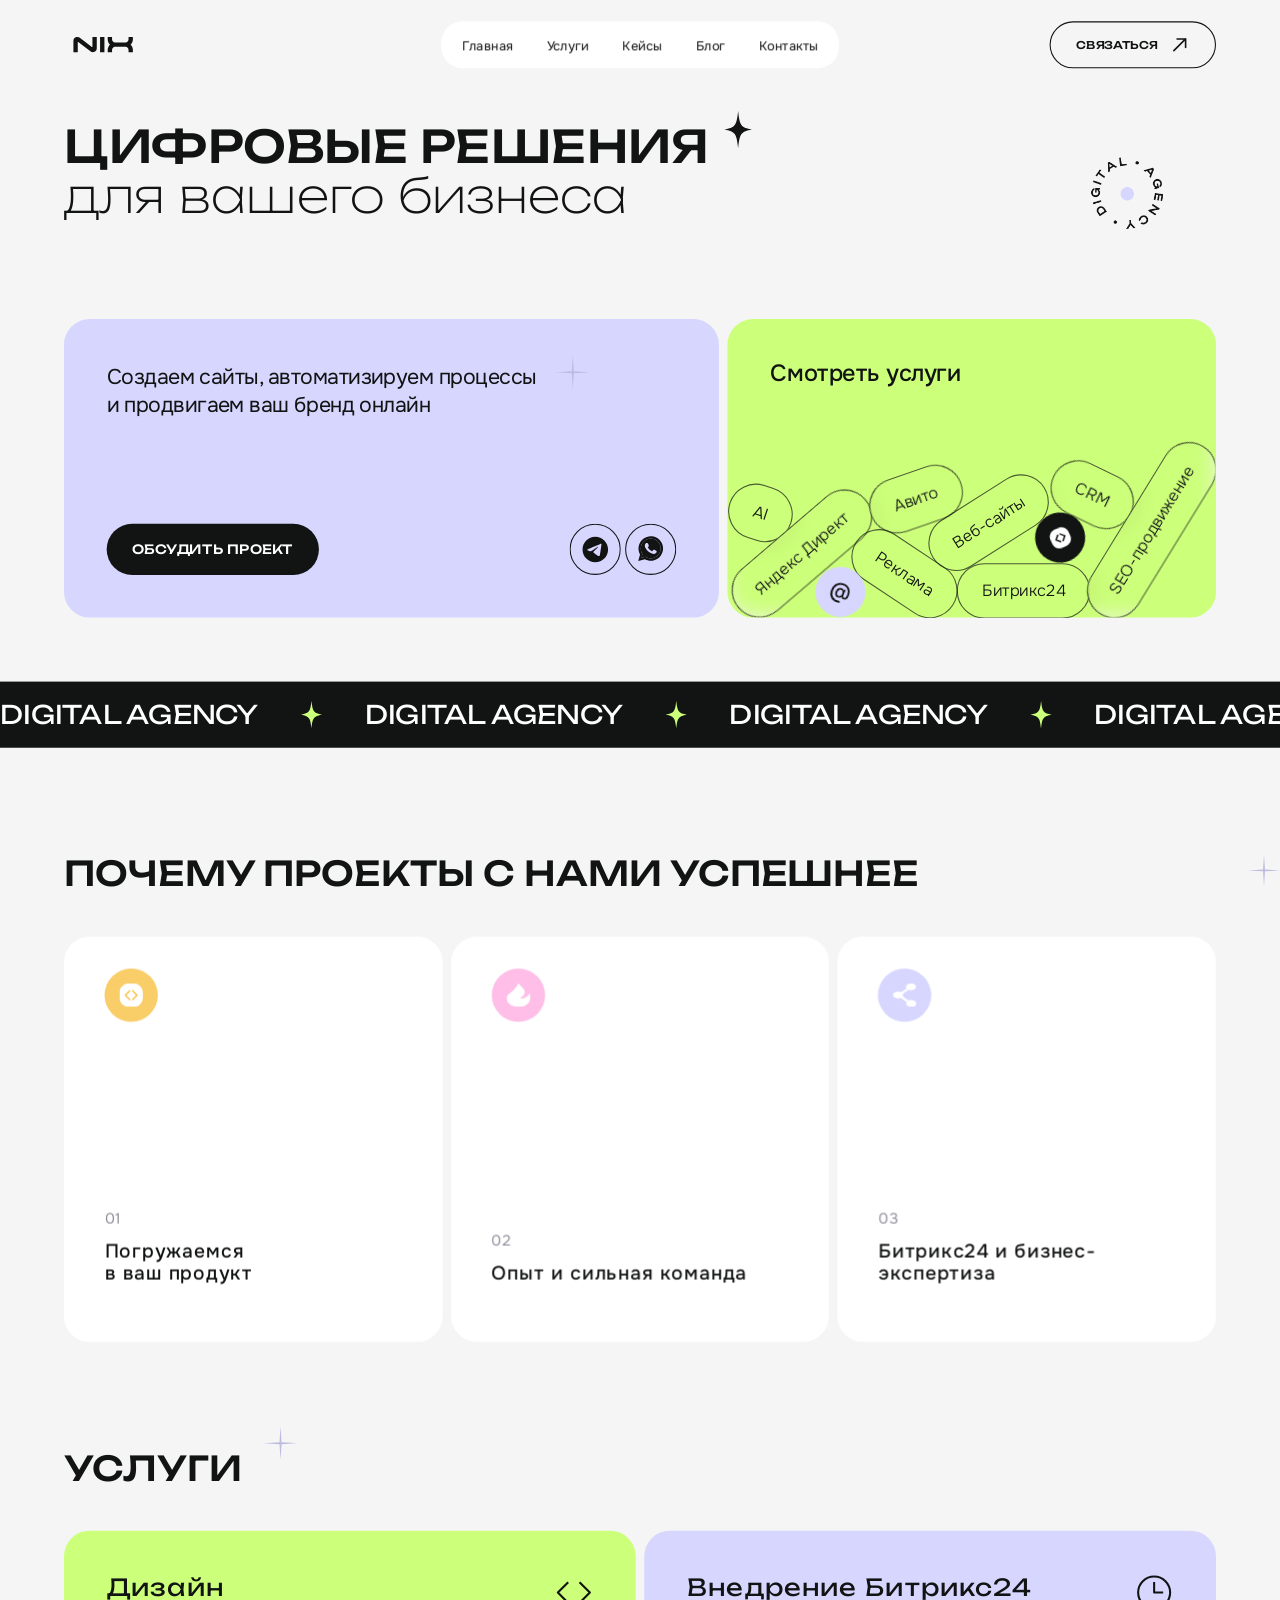
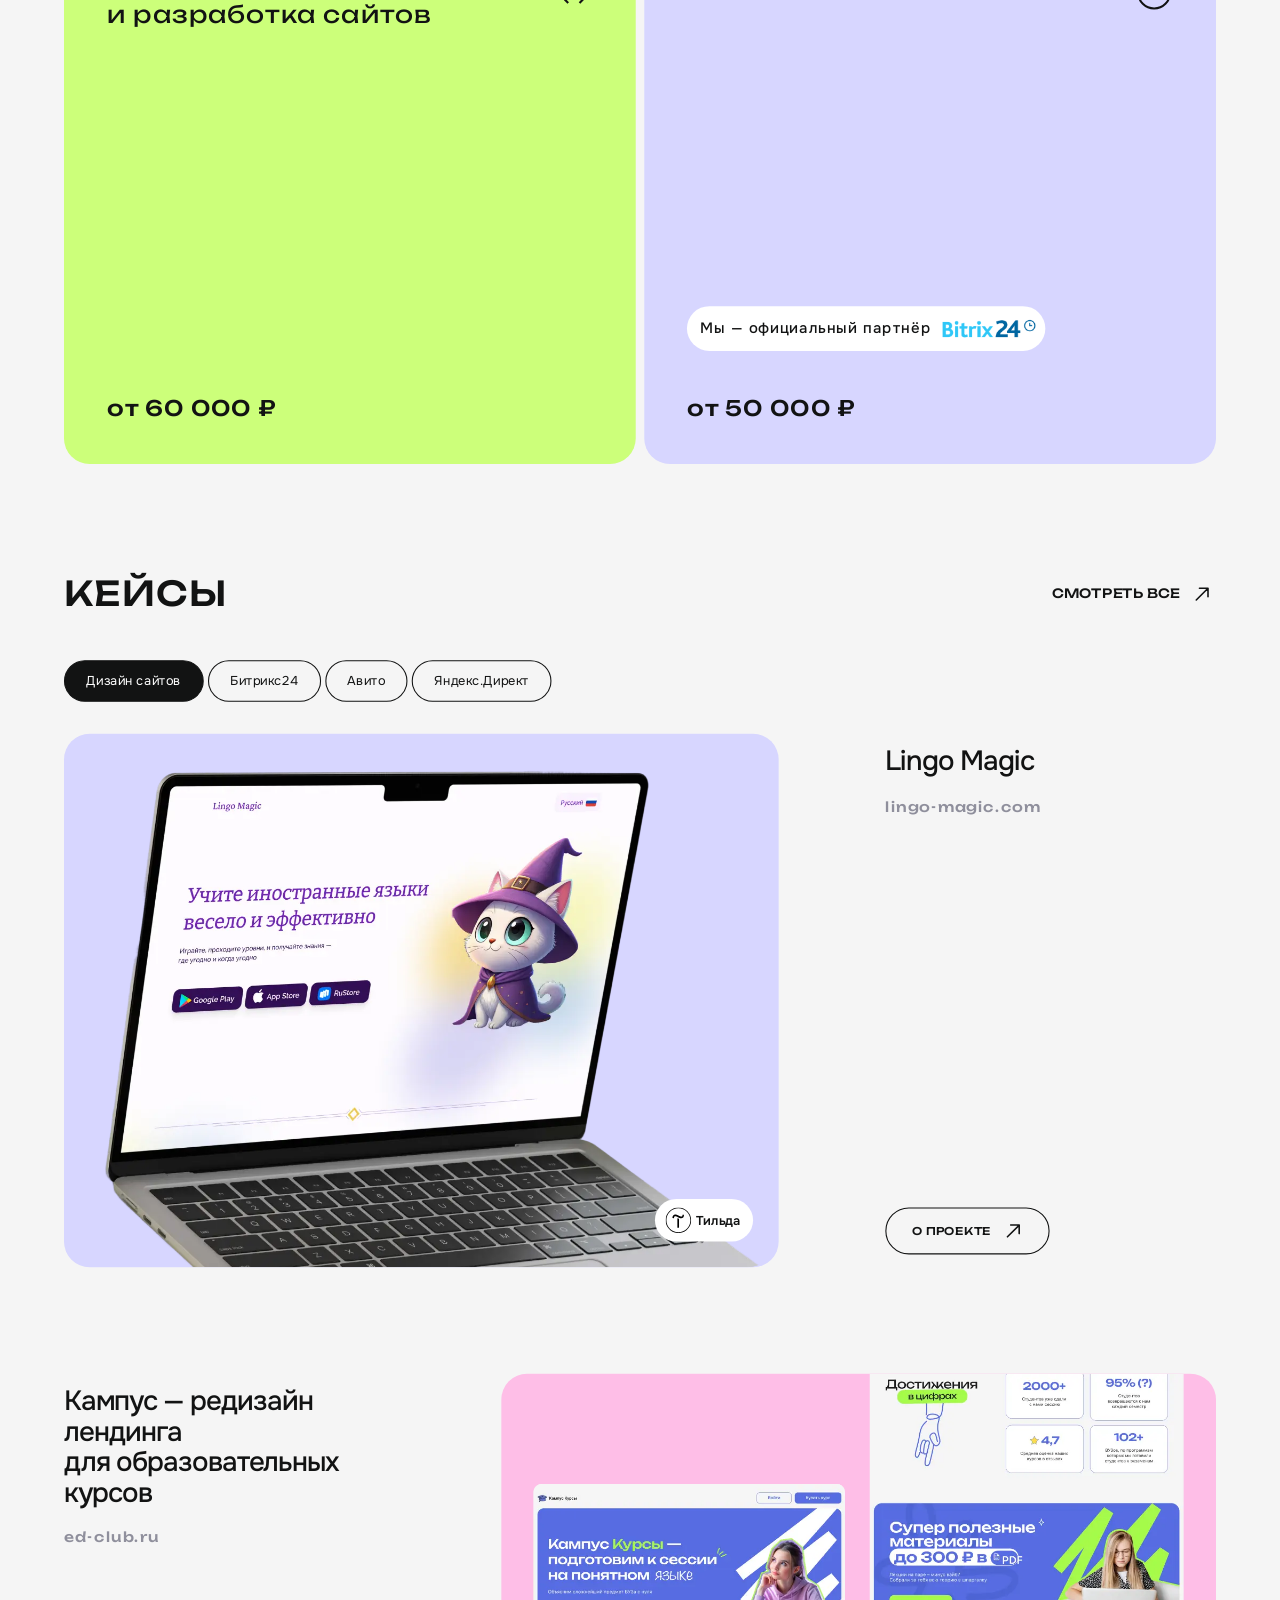
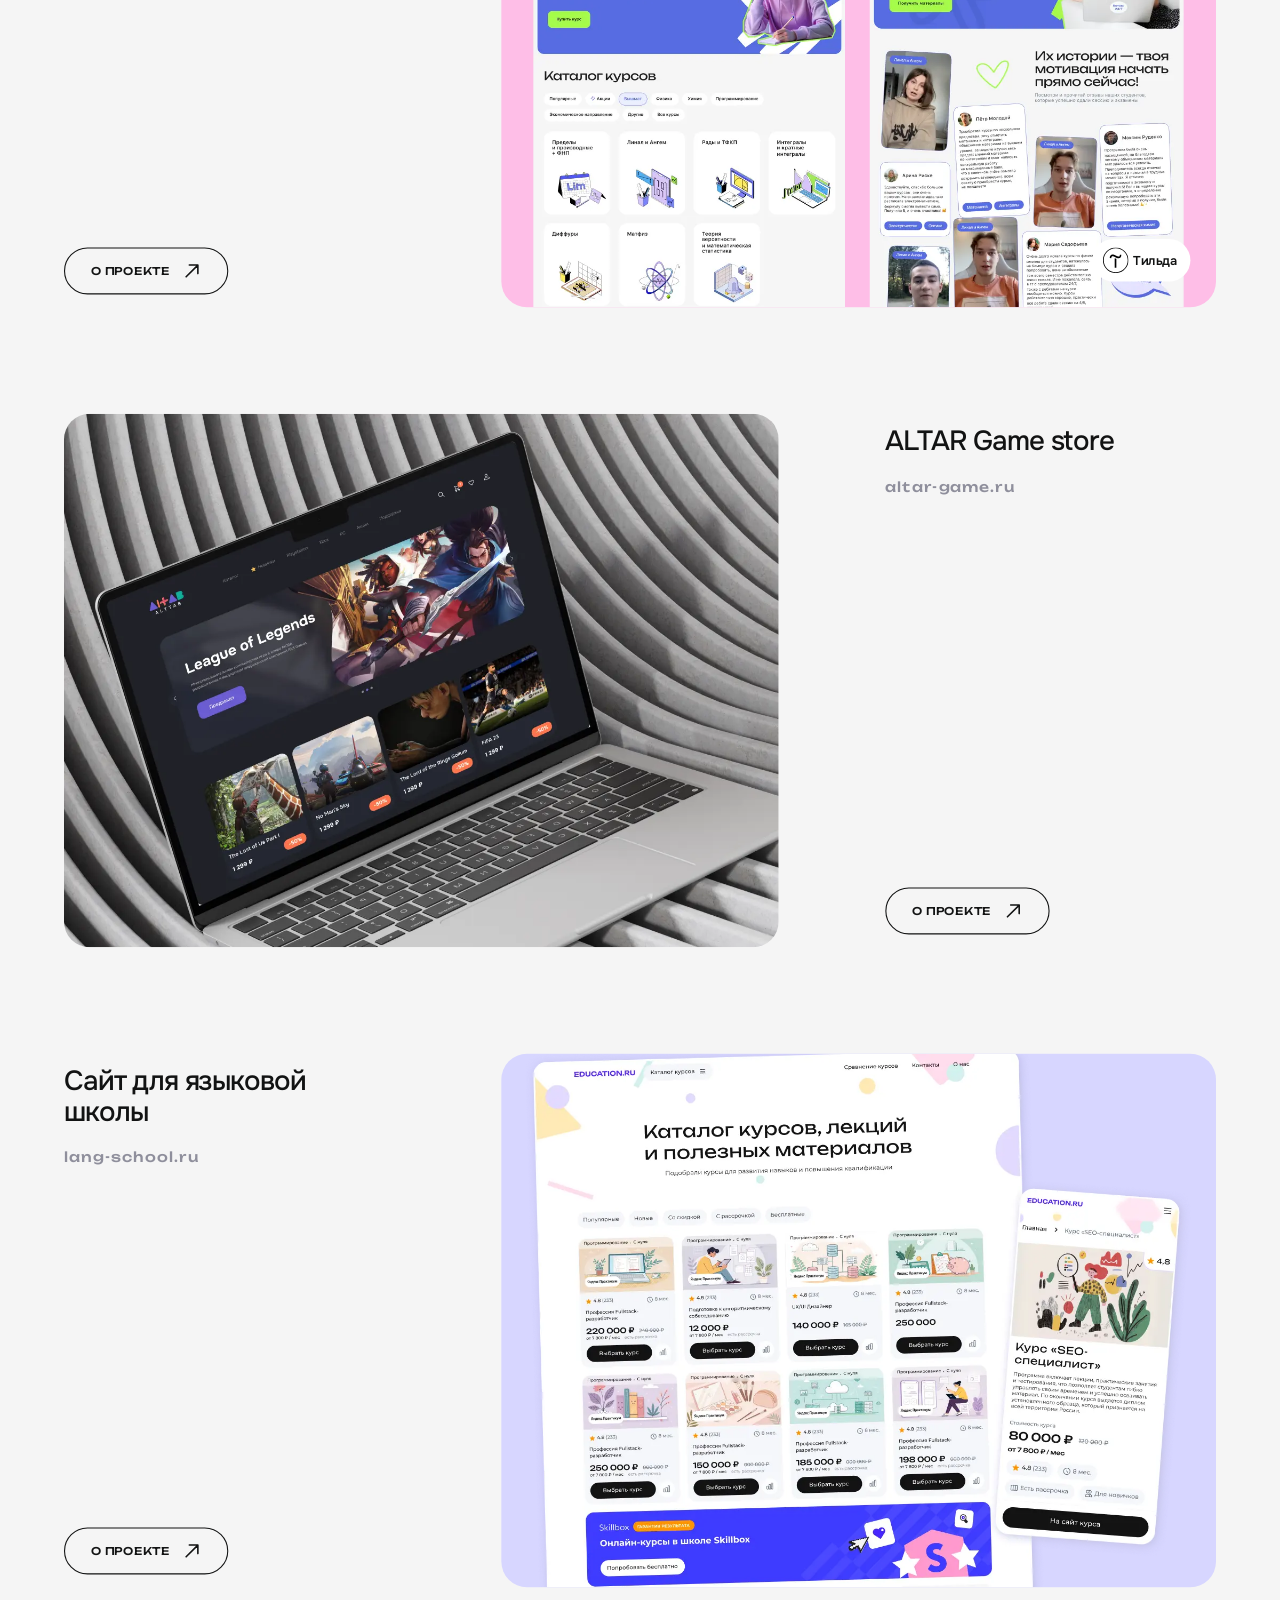
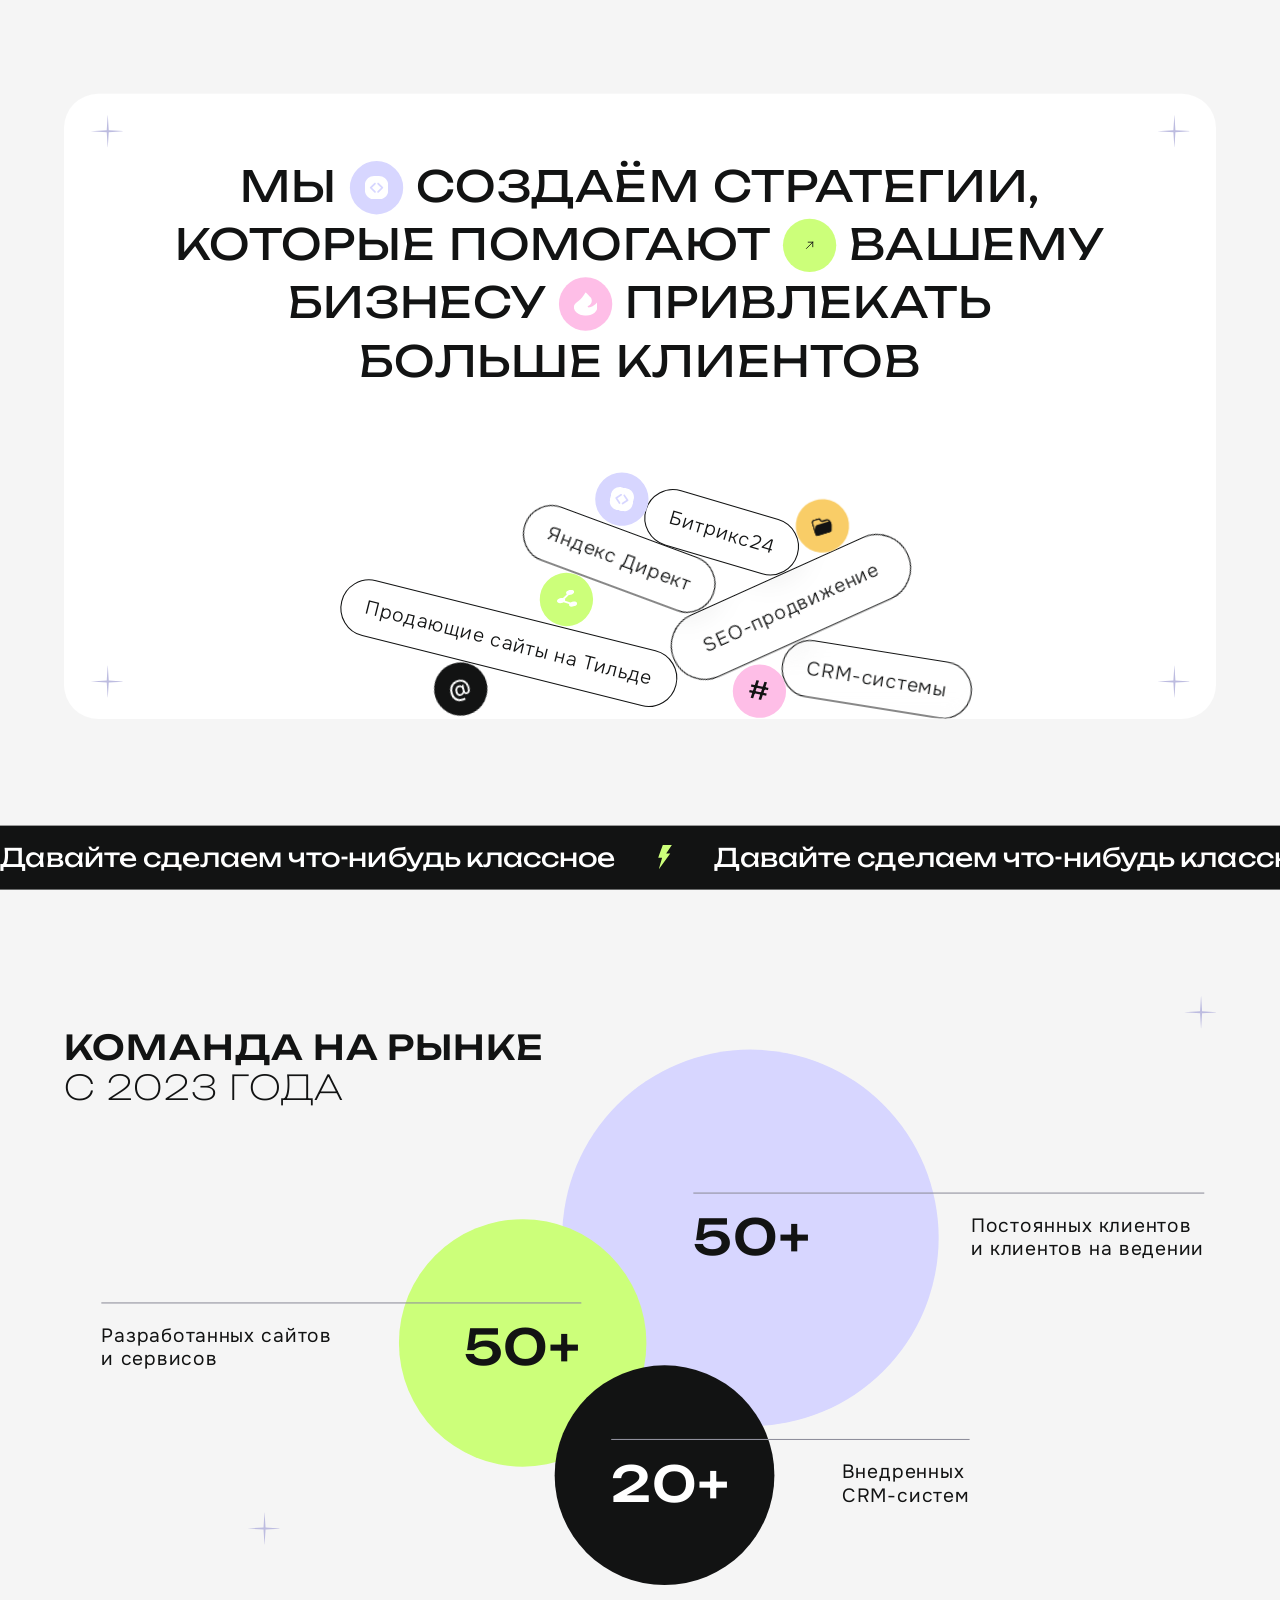
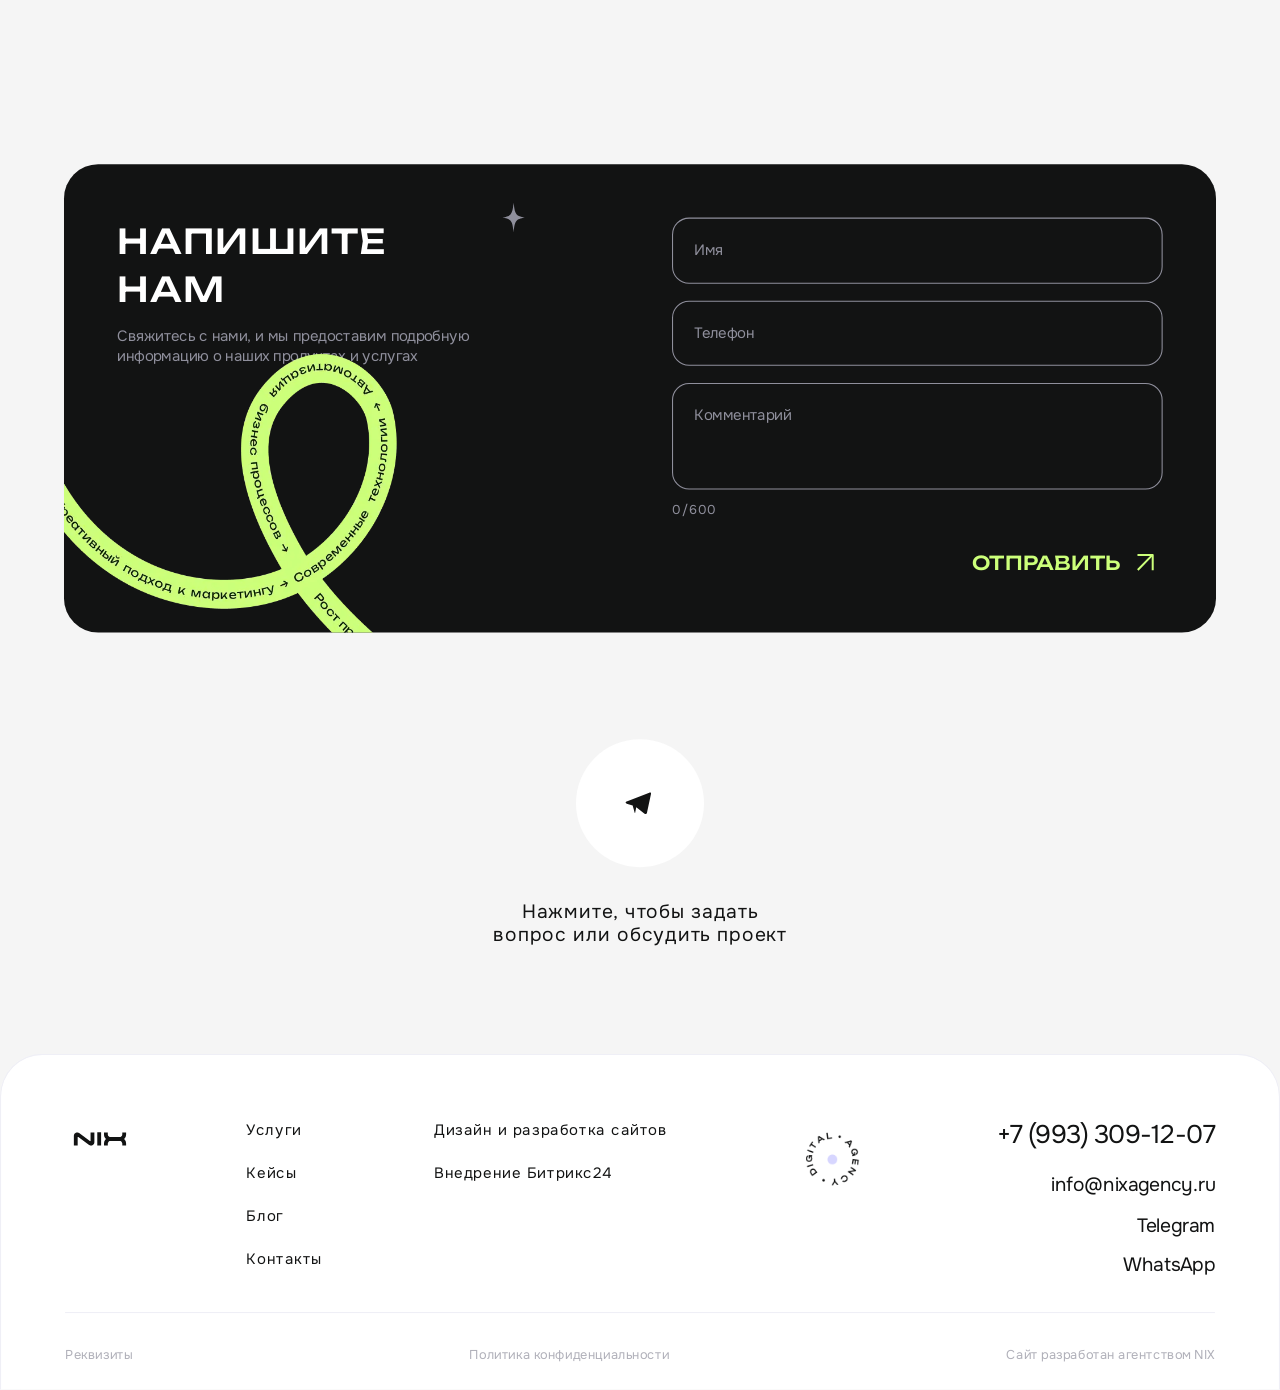
<file: index.html>
<!DOCTYPE html>
<html lang="ru">
<head>
  <meta charset="UTF-8" />
  <meta name="viewport" content="width=device-width, initial-scale=1.0" />
  <meta name="description" content="NIX Agency — цифровые решения для вашего бизнеса. Создаем сайты, автоматизируем процессы и продвигаем бренд онлайн." />

  <title>NIX Agency — Цифровые решения для бизнеса</title>

  <!-- Google Fonts: Onest 300/400/500, Unbounded 200/500 -->
  <link rel="preconnect" href="https://fonts.googleapis.com" />
  <link rel="preconnect" href="https://fonts.gstatic.com" crossorigin />
  <link
    href="https://fonts.googleapis.com/css2?family=Onest:wght@300;400;500&family=Unbounded:wght@200;400;500&display=swap"
    rel="stylesheet"
  />

  <!-- Design System Tokens -->
  <link rel="stylesheet" href="css/design-system.css" />
  <!-- Page Styles -->
  <link rel="stylesheet" href="css/main.css" />
</head>
<body>

<div class="page" id="scale-wrapper">

  <!-- ═══ HEADER — Figma 20005072:2613 ═══ -->
  <header class="header">
    <div class="container">

      <!-- Logo -->
      <a href="index.html" class="header__logo">
        <img src="assets/logo.svg" alt="NIX Agency" />
      </a>

      <!-- Navbar -->
      <nav class="header__nav">
        <ul class="header__menu">
          <li><a href="index.html">Главная</a></li>
          <li><a href="#services">Услуги</a></li>
          <li><a href="cases.html">Кейсы</a></li>
          <li><a href="blog.html">Блог</a></li>
          <li><a href="contacts.html">Контакты</a></li>
        </ul>
      </nav>

      <!-- CTA -->
      <a href="#contacts" class="header__cta">
        связаться
        <svg width="26" height="26" viewBox="0 0 26 26" fill="none" aria-hidden="true">
          <path d="M7.5 18.5L18.5 7.5M18.5 7.5H10.5M18.5 7.5V15.5" stroke="currentColor" stroke-width="1.5" stroke-linecap="round" stroke-linejoin="round"/>
        </svg>
      </a>

      <!-- Burger (tablet / mobile) -->
      <button class="header__burger" type="button" aria-label="Меню">
        <svg width="24" height="24" viewBox="0 0 24 24" fill="none" xmlns="http://www.w3.org/2000/svg">
          <path d="M3 12H21M3 6H21M3 18H21" stroke="#121313" stroke-width="1.5" stroke-linecap="round" stroke-linejoin="round"/>
        </svg>
      </button>

    </div>
  </header>


  <!-- ═══ HERO — Figma 20005072:2543 ═══ -->
  <section class="hero" id="hero">
    <div class="container">

      <!-- ── H1 Title ── -->
      <div class="hero__title">
        <h1>
          <span class="hero__title-bold">Цифровые решения</span>
          <span class="hero__title-light">для вашего бизнеса</span>
        </h1>

        <!-- Sparkle ✦ -->
        <div class="hero__sparkle">
          <img src="assets/icons/sparkle.svg" alt="" />
        </div>

        <!-- Circular "DIGITAL • AGENCY •" badge (rotating component) -->
        <div class="hero__circular-badge rotating-badge">
          <img src="assets/digital.png" alt="Digital Agency" />
        </div>
      </div>


      <!-- ── Cards ── -->
      <div class="hero__cards">

        <!-- Card 1: Violet — Figma 20005072:2545 -->
        <div class="hero__card-violet">

          <!-- Star decoration -->
          <div class="hero__card-star">
            <svg width="30" height="30" viewBox="0 0 30 30" fill="none" xmlns="http://www.w3.org/2000/svg">
              <g clip-path="url(#clip0_20005072_2558)">
              <mask id="mask0_20005072_2558" style="mask-type:luminance" maskUnits="userSpaceOnUse" x="0" y="-1" width="32" height="32">
              <path d="M32 -1H0V31H32V-1Z" fill="white"/>
              </mask>
              <g mask="url(#mask0_20005072_2558)">
              <path d="M16 -1L16.9504 14.0496L32 15L16.9504 15.9504L16 31L15.0496 15.9504L0 15L15.0496 14.0496L16 -1Z" fill="#BDBCE0"/>
              </g>
              </g>
              <defs>
              <clipPath id="clip0_20005072_2558">
              <rect width="30" height="30" fill="white"/>
              </clipPath>
              </defs>
            </svg>

          </div>

          <p class="hero__card-text">
            Создаем сайты, автоматизируем процессы
            и&nbsp;продвигаем ваш бренд онлайн
          </p>

          <div class="hero__card-bottom">
            <button class="hero__card-cta" type="button">обсудить проект</button>
            <div class="hero__card-social">
              <a href="#" class="hero__card-social-btn" aria-label="Telegram">
                <svg width="48" height="48" viewBox="0 0 48 48" fill="none" xmlns="http://www.w3.org/2000/svg">
                  <rect class="hero__card-social-circle" x="0.5" y="0.5" width="47" height="47" rx="23.5" stroke="#121313"/>
                  <path fill-rule="evenodd" clip-rule="evenodd" d="M36.0811 24.1001C36.0811 30.7165 30.7175 36.0801 24.1011 36.0801C17.4847 36.0801 12.1211 30.7165 12.1211 24.1001C12.1211 17.4838 17.4847 12.1201 24.1011 12.1201C30.7175 12.1201 36.0811 17.4838 36.0811 24.1001ZM25.2491 20.4241C23.191 21.3131 17.2567 23.8377 17.2567 23.8377C15.8503 24.4067 16.6735 24.9401 16.6735 24.9401C16.6735 24.9401 17.8741 25.3668 18.9032 25.6868C19.9323 26.0068 20.4811 25.6512 20.4811 25.6512C20.4811 25.6512 22.8823 24.0155 25.3177 22.2731C27.0328 21.0642 26.6212 22.0598 26.2096 22.4865C25.3177 23.411 23.8427 24.8689 22.6078 26.0424C22.059 26.5402 22.3334 26.9669 22.5736 27.1802C23.2719 27.7928 24.9167 28.9068 25.6634 29.4126C25.8703 29.5528 26.0083 29.6462 26.0381 29.6693C26.2096 29.8116 27.1701 30.4516 27.7532 30.3094C28.3363 30.1672 28.4049 29.3493 28.4049 29.3493C28.4049 29.3493 28.8508 26.4335 29.2625 23.7666C29.3387 23.243 29.415 22.7304 29.4861 22.2523C29.6708 21.0099 29.8208 20.0013 29.8456 19.6418C29.9485 18.4328 28.7136 18.9306 28.7136 18.9306C28.7136 18.9306 26.0381 20.0685 25.2491 20.4241Z" fill="#121313"/>
                </svg>
                <span class="hero__card-social-label">связаться в телеграм</span>
                <span class="hero__card-social-info">
                  <span class="hero__card-social-sub">Написать в</span>
                  <span class="hero__card-social-name">Telegram</span>
                </span>
              </a>
              <a href="#" class="hero__card-social-btn" aria-label="WhatsApp">
                <svg width="48" height="48" viewBox="0 0 48 48" fill="none" xmlns="http://www.w3.org/2000/svg">
                  <rect class="hero__card-social-circle" x="0.5" y="0.5" width="47" height="47" rx="23.5" stroke="#121313"/>
                  <path d="M12.3574 34.965L14.0284 28.7574C12.6808 26.3393 12.2527 23.5174 12.8225 20.8098C13.3924 18.1022 14.9221 15.6903 17.1309 14.0169C19.3396 12.3434 22.0794 11.5206 24.8473 11.6993C27.6152 11.8781 30.2257 13.0465 32.1996 14.9901C34.1736 16.9338 35.3787 19.5222 35.5937 22.2806C35.8087 25.0389 35.0193 27.7821 33.3703 30.0067C31.7213 32.2313 29.3233 33.7882 26.6163 34.3916C23.9094 34.995 21.0751 34.6045 18.6335 33.2917L12.3574 34.965ZM18.9361 30.9688L19.3243 31.1985C21.0928 32.244 23.1583 32.6767 25.1991 32.4291C27.2398 32.1814 29.1411 31.2674 30.6067 29.8294C32.0723 28.3914 33.0198 26.5102 33.3016 24.479C33.5834 22.4477 33.1836 20.3806 32.1646 18.5997C31.1456 16.8187 29.5645 15.424 27.6679 14.6329C25.7712 13.8418 23.6655 13.6988 21.6788 14.226C19.6921 14.7533 17.9361 15.9213 16.6844 17.5479C15.4327 19.1746 14.7556 21.1686 14.7586 23.2191C14.757 24.9194 15.2284 26.5868 16.1204 28.0356L16.3638 28.4359L15.4297 31.9006L18.9361 30.9688Z" fill="#121313"/>
                  <path fill-rule="evenodd" clip-rule="evenodd" d="M18.9361 30.9688L19.3243 31.1985C21.0928 32.244 23.1583 32.6767 25.1991 32.4291C27.2398 32.1814 29.1411 31.2674 30.6067 29.8294C32.0723 28.3914 33.0198 26.5102 33.3016 24.479C33.5834 22.4477 33.1836 20.3806 32.1646 18.5997C31.1456 16.8187 29.5645 15.424 27.6679 14.6329C25.7712 13.8418 23.6655 13.6988 21.6788 14.226C19.6921 14.7533 17.9361 15.9213 16.6844 17.5479C15.4327 19.1746 14.7556 21.1686 14.7586 23.2191C14.757 24.9194 15.2284 26.5868 16.1204 28.0356L16.3638 28.4359L15.4297 31.9006L18.9361 30.9688ZM27.5777 24.4364C27.8627 24.5012 28.1291 24.63 28.3566 24.8131C28.804 25.0756 29.5342 25.3971 29.6526 25.9418C29.702 26.2081 29.6675 26.4832 29.5539 26.7292C29.3607 27.1365 29.07 27.4901 28.7075 27.759C28.345 28.0279 27.9218 28.2038 27.4751 28.2713C26.6911 28.36 25.8977 28.2353 25.1791 27.9103C24.4873 27.6741 23.8251 27.3592 23.2055 26.972C21.9708 26.2099 20.8961 25.216 20.0412 24.0454C19.7781 23.689 19.5343 23.3188 19.3109 22.9364C19.0013 22.4372 18.7663 21.8956 18.6136 21.3287C18.5534 21.0928 18.5225 20.8503 18.5215 20.6069C18.5064 20.1734 18.589 19.742 18.7632 19.3445C18.9374 18.947 19.1987 18.5936 19.528 18.3102C19.7177 18.1418 19.9522 18.0318 20.2031 17.9934C20.4541 17.9549 20.7109 17.9898 20.9424 18.0937C21.3914 18.472 21.7224 18.9707 21.8963 19.5307C22.1213 19.9302 22.2264 20.3858 22.199 20.8431C22.0755 21.2578 21.8493 21.6347 21.5411 21.939C21.4531 22.0141 21.3977 22.1204 21.3866 22.2355C21.3756 22.3505 21.4097 22.4653 21.4819 22.5558C22.3277 24.0052 23.6399 25.1267 25.2054 25.7383C25.2925 25.7859 25.3941 25.8002 25.491 25.7785C25.5878 25.7567 25.6735 25.7004 25.7317 25.6202C26.008 25.2856 26.2843 24.6162 26.712 24.4391C26.9966 24.3725 27.2926 24.3716 27.5777 24.4364Z" fill="#121313"/>
                </svg>
                <span class="hero__card-social-label">связаться в whatsapp</span>
                <span class="hero__card-social-info">
                  <span class="hero__card-social-sub">Написать в</span>
                  <span class="hero__card-social-name">WhatsApp</span>
                </span>
              </a>
            </div>
          </div>
        </div>

        <!-- Card 2: Lime — Figma 20005072:2564 -->
        <div class="hero__card-lime">

          <h2 class="hero__card-lime-title">Смотреть услуги</h2>

          <!-- Tags cloud -->
          <div class="hero__tags">
            <span class="hero__tag hero__tag--ai">AI</span>
            <span class="hero__tag hero__tag--blur hero__tag--yandex">Яндекс Директ</span>
            <span class="hero__tag hero__tag--blur hero__tag--avito">Авито</span>
            <span class="hero__tag hero__tag--websites">Веб-сайты</span>
            <span class="hero__tag hero__tag--ads">Реклама</span>
            <span class="hero__tag hero__tag--blur hero__tag--crm">CRM</span>
            <span class="hero__tag hero__tag--bitrix">Битрикс24</span>
            <span class="hero__tag hero__tag--blur hero__tag--seo">SEO<span class="hero__tag-seo-suffix">-продвижение</span></span>

            <!-- @ icon circle -->
            <div class="hero__tag-icon hero__tag-icon--at">@</div>

            <!-- Sort icon circle -->
            <div class="hero__tag-icon hero__tag-icon--sort">
              <svg width="26" height="26" viewBox="0 0 26 26" fill="none" xmlns="http://www.w3.org/2000/svg">
                <path fill-rule="evenodd" clip-rule="evenodd" d="M22.1416 13.1585L21.4527 9.33728C20.7349 5.3554 16.925 2.70937 12.9431 3.42721L9.1219 4.11609C5.14002 4.83394 2.49399 8.64382 3.21183 12.6257L3.90071 16.4469C4.61856 20.4288 8.42844 23.0748 12.4103 22.357L16.2315 21.6681C18.1437 21.3234 19.8406 20.2332 20.949 18.6373C22.0573 17.0414 22.4863 15.0707 22.1416 13.1585ZM11.6518 16.9106L7.79055 14.2289C7.47941 14.0125 7.40234 13.585 7.61833 13.2736L10.2975 9.45005C10.5191 9.15388 10.9354 9.08638 11.2392 9.29738C11.543 9.50838 11.6252 9.92208 11.425 10.2331L9.13488 13.5306L12.4324 15.8208C12.7435 16.0371 12.8206 16.4647 12.6046 16.7761C12.5023 16.9275 12.3431 17.0312 12.1632 17.0637C11.9834 17.0961 11.798 17.0545 11.6493 16.9483L11.6518 16.9106ZM13.8188 16.0268C13.8531 16.2052 13.9549 16.3635 14.1031 16.4687L14.1006 16.5064C14.2494 16.6126 14.4347 16.6542 14.6146 16.6217C14.7945 16.5893 14.9536 16.4856 15.0559 16.3341L17.7376 12.4729C17.8438 12.3242 17.8854 12.1388 17.853 11.9589C17.8206 11.7791 17.7169 11.6199 17.5654 11.5176L13.7042 8.83591C13.3931 8.63576 12.9794 8.7179 12.7684 9.02171C12.5574 9.32551 12.6249 9.74185 12.9211 9.96343L16.2185 12.2536L13.9309 15.5134C13.8305 15.6644 13.7905 15.8476 13.8188 16.0268Z" fill="white"/>
              </svg>

            </div>
          </div>
        </div>

      </div>
    </div>
  </section>

  <!-- ═══ MARQUEE LINE — Figma 20005072:2633 ═══ -->
  <section class="marquee">
    <div class="marquee__track">
      <div class="marquee__content">
        <span class="marquee__text">DIGITAL AGENCY</span>
        <img class="marquee__icon" src="assets/icons/marquee-star.svg" alt="" />
        <span class="marquee__text">DIGITAL AGENCY</span>
        <img class="marquee__icon" src="assets/icons/marquee-star.svg" alt="" />
        <span class="marquee__text">DIGITAL AGENCY</span>
        <img class="marquee__icon" src="assets/icons/marquee-star.svg" alt="" />
        <span class="marquee__text">DIGITAL AGENCY</span>
        <img class="marquee__icon" src="assets/icons/marquee-star.svg" alt="" />
      </div>
      <div class="marquee__content" aria-hidden="true">
        <span class="marquee__text">DIGITAL AGENCY</span>
        <img class="marquee__icon" src="assets/icons/marquee-star.svg" alt="" />
        <span class="marquee__text">DIGITAL AGENCY</span>
        <img class="marquee__icon" src="assets/icons/marquee-star.svg" alt="" />
        <span class="marquee__text">DIGITAL AGENCY</span>
        <img class="marquee__icon" src="assets/icons/marquee-star.svg" alt="" />
        <span class="marquee__text">DIGITAL AGENCY</span>
        <img class="marquee__icon" src="assets/icons/marquee-star.svg" alt="" />
      </div>
    </div>
  </section>


  <!-- ═══ WHY US — Figma 20005072:2641 ═══ -->
  <section class="why" id="why">
    <div class="container">

      <!-- Section title -->
      <h2 class="why__title">Почему проекты с нами успешнее</h3>

      <!-- Decorative star -->
      <div class="why__star">
        <img src="assets/icons/star-why.svg" alt="" />
      </div>

      <!-- Cards -->
      <div class="why__cards">

        <!-- Card 01 -->
        <article class="why__card">
          <div class="why__card-icon why__card-icon--orange">
            <img src="assets/icons/sort-card.svg" alt="" class="why__card-icon-img why__card-icon-img--rotated" />
          </div>
          <div class="why__card-body">
            <span class="why__card-number">01</span>
            <h3 class="why__card-title">Погружаемся<br>в ваш продукт</h3>
            <div class="why__card-reveal">
              <div class="why__card-reveal-inner">
                <hr class="why__card-divider" />
                <p class="why__card-desc">Мы изучаем продукт в деталях, анализируем аудиторию, рынок и сценарии использования. Формируем позиционирование и проводим UX-исследования, чтобы решения опирались на данные и факты</p>
              </div>
            </div>
          </div>
        </article>

        <!-- Card 02 -->
        <article class="why__card">
          <div class="why__card-icon why__card-icon--pink">
            <img src="assets/icons/flame.svg" alt="" class="why__card-icon-img" />
          </div>
          <div class="why__card-body">
            <span class="why__card-number">02</span>
            <h3 class="why__card-title">Опыт и сильная команда</h3>
            <div class="why__card-reveal">
              <div class="why__card-reveal-inner">
                <hr class="why__card-divider" />
                <p class="why__card-desc">Привлечение клиентов с помощью SMM, SEO, рекламы на Яндекс.Директ и продвижения на Авито</p>
              </div>
            </div>
          </div>
        </article>

        <!-- Card 03 -->
        <article class="why__card">
          <div class="why__card-icon why__card-icon--violet">
            <img src="assets/icons/share.svg" alt="" class="why__card-icon-img" />
          </div>
          <div class="why__card-body">
            <span class="why__card-number">03</span>
            <h3 class="why__card-title">Битрикс24 и бизнес-экспертиза</h3>
            <div class="why__card-reveal">
              <div class="why__card-reveal-inner">
                <hr class="why__card-divider" />
                <p class="why__card-desc">Настройка CRM-системы под ваши задачи, автоматизация продаж и&nbsp;управление клиентами</p>
              </div>
            </div>
          </div>
        </article>

      </div>
    </div>
  </section>


  <!-- ═══ SERVICES — Figma 20005072:2668 ═══ -->
  <section class="services" id="services">
    <div class="container">

      <!-- Section title -->
      <div class="services__header">
        <h2 class="services__title">Услуги</h2>
        <div class="services__star">
          <svg width="30" height="30" viewBox="0 0 30 30" fill="none" xmlns="http://www.w3.org/2000/svg">
            <g clip-path="url(#clip0_20005072_2727)">
            <mask id="mask0_20005072_2727" style="mask-type:luminance" maskUnits="userSpaceOnUse" x="0" y="-1" width="32" height="32">
            <path d="M32 -1H0V31H32V-1Z" fill="white"/>
            </mask>
            <g mask="url(#mask0_20005072_2727)">
            <path d="M16 -1L16.9504 14.0496L32 15L16.9504 15.9504L16 31L15.0496 15.9504L0 15L15.0496 14.0496L16 -1Z" fill="#BDBCE0"/>
            </g>
            </g>
            <defs>
            <clipPath id="clip0_20005072_2727">
            <rect width="30" height="30" fill="white"/>
            </clipPath>
            </defs>
          </svg>
        </div>
      </div>

      <!-- Cards -->
      <div class="services__cards">

        <!-- Card 1: Lime — Дизайн и разработка сайтов -->
        <div class="services__card services__card--lime">
          <div class="services__card-icon">
            <img src="assets/icons/code.svg" alt="" />
          </div>
          <div class="services__card-body">
            <h3 class="services__card-title">Дизайн <br>и разработка сайтов</h3>
            <div class="services__card-bottom">
              <p class="services__card-price">от 60 000 ₽</p>
              <a href="#" class="services__card-arrow" aria-label="Подробнее">
                <svg width="18" height="18" viewBox="0 0 26 26" fill="none" aria-hidden="true">
                  <path d="M7.5 18.5L18.5 7.5M18.5 7.5H10.5M18.5 7.5V15.5" stroke="currentColor" stroke-width="1.5" stroke-linecap="round" stroke-linejoin="round"/>
                </svg>
              </a>
            </div>
          </div>
        </div>

        <!-- Card 2: Violet — Внедрение Битрикс24 -->
        <div class="services__card services__card--violet">
          <div class="services__card-icon">
            <img src="assets/icons/clock.svg" alt="" />
          </div>
          <div class="services__card-body">
            <h3 class="services__card-title">Внедрение Битрикс24</h3>
            <div class="services__card-bottom">
              <p class="services__card-price">от 50 000 ₽</p>
              <a href="#" class="services__card-arrow" aria-label="Подробнее">
                <svg width="18" height="18" viewBox="0 0 26 26" fill="none" aria-hidden="true">
                  <path d="M7.5 18.5L18.5 7.5M18.5 7.5H10.5M18.5 7.5V15.5" stroke="currentColor" stroke-width="1.5" stroke-linecap="round" stroke-linejoin="round"/>
                </svg>
              </a>
            </div>
          </div>
          <!-- Partner badge -->
          <div class="services__badge">
            <span class="services__badge-text">Мы — официальный партнёр</span>
            <img src="assets/bitrix24.png" alt="Bitrix24" class="services__badge-logo" />
          </div>
        </div>

      </div>
    </div>
  </section>


  <!-- ═══ CASES — Figma 20005072:2733 ═══ -->
  <section class="cases" id="cases">
    <div class="container">

      <!-- Header: title + tabs + link -->
      <div class="cases__header">
        <h2 class="cases__title">Кейсы</h2>
        <a href="#" class="cases__all">
          смотреть все
          <svg width="26" height="26" viewBox="0 0 26 26" fill="none" aria-hidden="true">
            <path d="M7.5 18.5L18.5 7.5M18.5 7.5H10.5M18.5 7.5V15.5" stroke="currentColor" stroke-width="1.5" stroke-linecap="round" stroke-linejoin="round"/>
          </svg>
        </a>
      </div>

      <div class="cases__tabs">
        <button class="cases__tab cases__tab--active" type="button" data-filter="design">Дизайн сайтов</button>
        <button class="cases__tab" type="button" data-filter="bitrix">Битрикс24</button>
        <button class="cases__tab" type="button" data-filter="avito">Авито</button>
        <button class="cases__tab" type="button" data-filter="yandex">Яндекс.Директ</button>
      </div>

      <!-- Cards -->
      <div class="cases__list">

        <!-- Case 1: Lingo Magic -->
        <article class="cases__card" data-category="design">
          <div class="cases__card-preview cases__card-preview--violet">
            <img class="cases__card-mockup" src="assets/case1.webp" alt="Lingo Magic — макет на ноутбуке">
            <img class="cases__card-mockup cases__card-mockup--hover" src="assets/case1-hoverf.webp" alt="" aria-hidden="true">
            <div class="cases__card-badge">
              <svg xmlns="http://www.w3.org/2000/svg" width="24" height="24" viewBox="0 0 24 24" fill="none">
                              <g clip-path="url(#clip0_20005105_22621)">
                              <path d="M12.5833 10.648V18.968H11.0312V10.064L12.5833 10.648Z" fill="black"/>
                              <path d="M6.38477 9.87198C6.38477 7.74398 7.54477 6.58398 8.90477 6.58398C10.2648 6.58398 10.4568 6.77598 12.0008 7.55198C13.5448 8.32798 13.9368 8.51998 14.7128 8.51998C15.4888 8.51998 15.8728 7.93598 15.8728 6.77598H17.2248C17.4168 9.09598 16.0648 10.064 14.7048 10.064C13.3448 10.064 12.9608 9.87198 11.6088 9.09598C10.2568 8.31998 9.86477 8.12798 9.08877 8.12798C8.31277 8.12798 7.92877 8.71198 7.73677 10.064L6.38477 9.87198Z" fill="black"/>
                              <path d="M12 24C5.384 24 0 18.616 0 12C0 5.384 5.384 0 12 0C18.616 0 24 5.384 24 12C24 18.616 18.616 24 12 24ZM12 0.776C5.808 0.776 0.776 5.808 0.776 12C0.776 18.192 5.808 23.224 12 23.224C18.192 23.224 23.224 18.192 23.224 12C23.224 5.808 18.192 0.776 12 0.776Z" fill="black"/>
                              </g>
                              <defs>
                              <clipPath id="clip0_20005105_22621">
                              <rect width="24" height="24" fill="white"/>
                              </clipPath>
                              </defs>
                            </svg>
                            <span class="cases__card-badge-text">Тильда</span>
            </div>
          </div>
          <div class="cases__card-info">
            <div class="cases__card-info-top">
              <h3 class="cases__card-name">Lingo Magic</h3>
              <span class="cases__card-url">lingo-magic.com</span>
            </div>
            <a href="lingo-magic.html" class="cases__card-btn">
              о проекте
              <svg width="26" height="26" viewBox="0 0 26 26" fill="none" aria-hidden="true">
                <path d="M7.5 18.5L18.5 7.5M18.5 7.5H10.5M18.5 7.5V15.5" stroke="currentColor" stroke-width="1.5" stroke-linecap="round" stroke-linejoin="round"/>
              </svg>
            </a>
          </div>
        </article>

        <!-- Case 2: Кампус (reversed layout) -->
        <article class="cases__card cases__card--reverse" data-category="design">
          <div class="cases__card-preview cases__card-preview--pink">
            <img class="cases__card-mockup" src="assets/case2.webp" alt="Кампус — макет на ноутбуке">
            <img class="cases__card-mockup cases__card-mockup--hover" src="assets/case2-hoverf.webp" alt="" aria-hidden="true">
            <div class="cases__card-badge">
              <svg xmlns="http://www.w3.org/2000/svg" width="24" height="24" viewBox="0 0 24 24" fill="none">
                <g clip-path="url(#clip0_20005105_22621)">
                <path d="M12.5833 10.648V18.968H11.0312V10.064L12.5833 10.648Z" fill="black"/>
                <path d="M6.38477 9.87198C6.38477 7.74398 7.54477 6.58398 8.90477 6.58398C10.2648 6.58398 10.4568 6.77598 12.0008 7.55198C13.5448 8.32798 13.9368 8.51998 14.7128 8.51998C15.4888 8.51998 15.8728 7.93598 15.8728 6.77598H17.2248C17.4168 9.09598 16.0648 10.064 14.7048 10.064C13.3448 10.064 12.9608 9.87198 11.6088 9.09598C10.2568 8.31998 9.86477 8.12798 9.08877 8.12798C8.31277 8.12798 7.92877 8.71198 7.73677 10.064L6.38477 9.87198Z" fill="black"/>
                <path d="M12 24C5.384 24 0 18.616 0 12C0 5.384 5.384 0 12 0C18.616 0 24 5.384 24 12C24 18.616 18.616 24 12 24ZM12 0.776C5.808 0.776 0.776 5.808 0.776 12C0.776 18.192 5.808 23.224 12 23.224C18.192 23.224 23.224 18.192 23.224 12C23.224 5.808 18.192 0.776 12 0.776Z" fill="black"/>
                </g>
                <defs>
                <clipPath id="clip0_20005105_22621">
                <rect width="24" height="24" fill="white"/>
                </clipPath>
                </defs>
              </svg>
              <span class="cases__card-badge-text">Тильда</span>
            </div>
          </div>
          <div class="cases__card-info">
            <div class="cases__card-info-top">
              <h3 class="cases__card-name">Кампус — редизайн лендинга для&nbsp;образовательных курсов</h3>
              <span class="cases__card-url">ed-club.ru</span>
            </div>
            <a href="campus.html" class="cases__card-btn">
              о проекте
              <svg width="26" height="26" viewBox="0 0 26 26" fill="none" aria-hidden="true">
                <path d="M7.5 18.5L18.5 7.5M18.5 7.5H10.5M18.5 7.5V15.5" stroke="currentColor" stroke-width="1.5" stroke-linecap="round" stroke-linejoin="round"/>
              </svg>
            </a>
          </div>
        </article>

        <!-- Case 3: ALTAR Game store -->
        <article class="cases__card" data-category="design">
          <div class="cases__card-preview cases__card-preview--neutral">
            <img class="cases__card-mockup" src="assets/case3.webp" alt="ALTAR Game store — макет на ноутбуке">
            <img class="cases__card-mockup cases__card-mockup--hover" src="assets/case3-hoverf.webp" alt="" aria-hidden="true">
          </div>
          <div class="cases__card-info">
            <div class="cases__card-info-top">
              <h3 class="cases__card-name">ALTAR Game store</h3>
              <span class="cases__card-url">altar-game.ru</span>
            </div>
            <a href="#" class="cases__card-btn">
              о проекте
              <svg width="26" height="26" viewBox="0 0 26 26" fill="none" aria-hidden="true">
                <path d="M7.5 18.5L18.5 7.5M18.5 7.5H10.5M18.5 7.5V15.5" stroke="currentColor" stroke-width="1.5" stroke-linecap="round" stroke-linejoin="round"/>
              </svg>
            </a>
          </div>
        </article>

        <!-- Case 4: Языковая школа -->
        <article class="cases__card cases__card--reverse" data-category="design">
          <div class="cases__card-preview cases__card-preview--violet">
            <img class="cases__card-mockup" src="assets/case4.webp" alt="Сайт для языковой школы — макет на ноутбуке">
            <img class="cases__card-mockup cases__card-mockup--hover" src="assets/case4-hoverf.webp" alt="" aria-hidden="true">
          </div>
          <div class="cases__card-info">
            <div class="cases__card-info-top">
              <h3 class="cases__card-name">Сайт для языковой школы</h3>
              <span class="cases__card-url">lang-school.ru</span>
            </div>
            <a href="#" class="cases__card-btn">
              о проекте
              <svg width="26" height="26" viewBox="0 0 26 26" fill="none" aria-hidden="true">
                <path d="M7.5 18.5L18.5 7.5M18.5 7.5H10.5M18.5 7.5V15.5" stroke="currentColor" stroke-width="1.5" stroke-linecap="round" stroke-linejoin="round"/>
              </svg>
            </a>
          </div>
        </article>

      </div>

      <!-- Bitrix24 cases group — Figma 20004264:36654 -->
      <div class="cases__group cases__group--bitrix" data-category="bitrix" hidden>
        <div class="cases__row cases__row--2">
          <!-- case_01 -->
          <article class="bcase">
            <div class="bcase__mockup">
              <picture>
                <source media="(max-width: 640px)" srcset="assets/bitrix-mob-case1.webp">
                <source media="(max-width: 1200px)" srcset="assets/bitrix-640-case1.webp">
                <img class="bcase__img" src="assets/bitrix-case1.webp" alt="Внедрение Битрикс24 для строительной компании">
              </picture>
              <div class="bcase__stats bcase__stats--row">
                <div class="bcase__stat">
                  <span class="bcase__stat-label">смарт-процессов</span>
                  <span class="bcase__stat-value">5</span>
                </div>
                <div class="bcase__stat">
                  <span class="bcase__stat-label">времени<br>на обработку заявки</span>
                  <span class="bcase__stat-value">–81%</span>
                </div>
                <div class="bcase__stat">
                  <span class="bcase__stat-label">конверсии<br>в оплату</span>
                  <span class="bcase__stat-value">+28%</span>
                </div>
              </div>
            </div>
            <p class="bcase__title">Внедрение Битрикс24 для строительной компании</p>
          </article>

          <!-- case_02 -->
          <article class="bcase bcase--narrow">
            <div class="bcase__mockup">
              <picture>
                <source media="(max-width: 640px)" srcset="assets/bitrix-mob-case2.webp">
                <source media="(max-width: 1200px)" srcset="assets/bitrix-640-case2.webp">
                <img class="bcase__img" src="assets/bitrix-case2.webp" alt="CRM для аренды и ремонта оборудования">
              </picture>
              <div class="bcase__stats bcase__stats--col">
                <div class="bcase__stat bcase__stat--right">
                  <span class="bcase__stat-label">времени<br>на обработку заявок</span>
                  <span class="bcase__stat-value">–83%</span>
                </div>
                <div class="bcase__stat bcase__stat--right">
                  <span class="bcase__stat-label">невозвратов</span>
                  <span class="bcase__stat-value">–37%</span>
                </div>
                <div class="bcase__stat bcase__stat--right">
                  <span class="bcase__stat-label">ремонтов</span>
                  <span class="bcase__stat-value">+16%</span>
                </div>
                <div class="bcase__stat bcase__stat--right">
                  <span class="bcase__stat-label">аренд</span>
                  <span class="bcase__stat-value">+13%</span>
                </div>
              </div>
            </div>
            <p class="bcase__title">CRM для аренды и ремонта оборудования</p>
          </article>
        </div>

        <div class="cases__row cases__row--1">
          <!-- case_04 -->
          <article class="bcase">
            <div class="bcase__mockup">
              <picture>
                <source media="(max-width: 640px)" srcset="assets/bitrix-mob-case3.webp">
                <source media="(max-width: 1200px)" srcset="assets/bitrix-640-case3.webp">
                <img class="bcase__img" src="assets/bitrix-case3.webp" alt="CRM для цветочного магазина">
              </picture>
              <div class="bcase__stats bcase__stats--row bcase__stats--center">
                <div class="bcase__stat">
                  <span class="bcase__stat-label">заказов</span>
                  <span class="bcase__stat-value">+24%</span>
                </div>
                <div class="bcase__stat">
                  <span class="bcase__stat-label">задержек</span>
                  <span class="bcase__stat-value">–34%</span>
                </div>
                <div class="bcase__stat">
                  <span class="bcase__stat-label">времени на реакцию</span>
                  <span class="bcase__stat-value">–83%</span>
                </div>
              </div>
            </div>
            <p class="bcase__title">CRM для цветочного магазина</p>
          </article>
        </div>
      </div>

      <!-- Yandex.Direct cases group — Figma 20004264:36813 -->
      <div class="cases__group cases__group--direct" data-category="yandex" hidden>
        <div class="cases__row cases__row--2">
          <article class="bcase">
            <div class="bcase__mockup bcase__mockup--yellow">
              <picture><source media="(max-width: 640px)" srcset="assets/direct-mob-case1.webp"><source media="(max-width: 1200px)" srcset="assets/direct-640-case1.webp"><img class="bcase__img" src="assets/direct-case1.webp" alt="Аутсорсинг курьерских услуг"></picture>
              <div class="bcase__plate bcase__plate--yellow bcase__plate--big">
                <span class="bcase__plate-num">50</span>
                <span class="bcase__plate-suffix">заявок</span>
                <span class="bcase__plate-sub">за 3 недели</span>
              </div>
              <svg class="bcase__lightning" width="33" height="60" viewBox="0 0 33 60" fill="none" aria-hidden="true">
                <path d="M19.5 0L0 34h13L9 60l24-36H19l4-24z" fill="#FFB100"/>
              </svg>
            </div>
            <div class="bcase__info">
              <p class="bcase__title">Аутсорсинг курьерских услуг</p>
              <div class="bcase__tags">
                <span class="bcase__tag">Целевая заявка от 200 до 500 ₽</span>
              </div>
            </div>
          </article>

          <article class="bcase bcase--narrow">
            <div class="bcase__mockup bcase__mockup--violet">
              <picture><source media="(max-width: 640px)" srcset="assets/direct-mob-case2.webp"><source media="(max-width: 1200px)" srcset="assets/direct-640-case2.webp"><img class="bcase__img" src="assets/direct-case2.webp" alt="Производство сухого льда"></picture>
              <div class="bcase__plate bcase__plate--top">
                <span class="bcase__plate-label">увеличение выручки на</span>
                <span class="bcase__plate-value">146%</span>
              </div>
            </div>
            <div class="bcase__info">
              <p class="bcase__title">Производство сухого льда</p>
              <div class="bcase__tags">
                <span class="bcase__tag">130 заявок в месяц по 40 рублей</span>
              </div>
            </div>
          </article>
        </div>

        <div class="cases__row cases__row--2 cases__row--reverse">
          <article class="bcase bcase--narrow">
            <div class="bcase__mockup">
              <picture><source media="(max-width: 640px)" srcset="assets/direct-mob-case3.webp"><source media="(max-width: 1200px)" srcset="assets/direct-640-case3.webp"><img class="bcase__img" src="assets/direct-case3.webp" alt="Сеть фитнес-клубов в Москве"></picture>
              <div class="bcase__plate bcase__plate--bottom">
                <span class="bcase__plate-label">заявок в месяц</span>
                <span class="bcase__plate-value bcase__plate-value--xl">200</span>
              </div>
            </div>
            <div class="bcase__info">
              <p class="bcase__title">Сеть фитнес-клубов в Москве</p>
              <div class="bcase__tags">
                <span class="bcase__tag">600 лидов с Яндекс Карт</span>
                <span class="bcase__tag">200 лидов с Яндекс</span>
              </div>
            </div>
          </article>

          <article class="bcase">
            <div class="bcase__mockup bcase__mockup--lilac">
              <picture><source media="(max-width: 640px)" srcset="assets/direct-mob-case4.webp"><source media="(max-width: 1200px)" srcset="assets/direct-640-case4.webp"><img class="bcase__img" src="assets/direct-case4.webp" alt="Премиум спа-салон"></picture>
              <div class="bcase__plate bcase__plate--tr">
                <span class="bcase__plate-label">окупаемость</span>
                <span class="bcase__plate-value">142%</span>
              </div>
            </div>
            <div class="bcase__info">
              <p class="bcase__title">Премиум спа-салон</p>
              <div class="bcase__tags">
                <span class="bcase__tag">30 продаж в мес.</span>
                <span class="bcase__tag">Средний чек — 20 тыс.</span>
              </div>
            </div>
          </article>
        </div>
      </div>

      <!-- Avito cases group — Figma 20004264:36714 -->
      <div class="cases__group cases__group--avito" data-category="avito" hidden>
        <div class="cases__row cases__row--2">
          <article class="bcase">
            <div class="bcase__mockup bcase__mockup--white">
              <picture><source media="(max-width: 640px)" srcset="assets/avito-mob-case1.webp"><source media="(max-width: 1200px)" srcset="assets/avito-640-case1.webp"><img class="bcase__img" src="assets/avito-case1.webp" alt="Строительство бань"></picture>
              <div class="bcase__stats bcase__stats--row bcase__stats--bl">
                <div class="bcase__stat"><span class="bcase__stat-label">заявок получено</span><span class="bcase__stat-value">97</span></div>
                <div class="bcase__stat"><span class="bcase__stat-label">цена за заявку</span><span class="bcase__stat-value">251 ₽</span></div>
                <div class="bcase__stat"><span class="bcase__stat-label">опубликовано объявлений</span><span class="bcase__stat-value">124</span></div>
              </div>
            </div>
            <div class="bcase__info">
              <p class="bcase__title">Строительство бань</p>
              <div class="bcase__tags">
                <span class="bcase__tag">Недвижимость и строительство</span>
                <span class="bcase__tag">Контекст в Авито</span>
              </div>
            </div>
          </article>

          <article class="bcase bcase--narrow">
            <div class="bcase__mockup">
              <picture><source media="(max-width: 640px)" srcset="assets/avito-mob-case2.webp"><source media="(max-width: 1200px)" srcset="assets/avito-640-case2.webp"><img class="bcase__img" src="assets/avito-case2.webp" alt="Ремонт коммерческой недвижимости"></picture>
              <div class="bcase__stats bcase__stats--col bcase__stats--tr">
                <div class="bcase__stat bcase__stat--right"><span class="bcase__stat-label">заявок получено</span><span class="bcase__stat-value">58</span></div>
                <div class="bcase__stat bcase__stat--right"><span class="bcase__stat-label">цена за заявку</span><span class="bcase__stat-value">759 ₽</span></div>
                <div class="bcase__stat bcase__stat--right"><span class="bcase__stat-label">опубликовано объявлений</span><span class="bcase__stat-value">124</span></div>
              </div>
            </div>
            <div class="bcase__info">
              <p class="bcase__title">Ремонт коммерческой недвижимости</p>
              <div class="bcase__tags">
                <span class="bcase__tag">Недвижимость и строительство</span>
                <span class="bcase__tag">Контекст в Авито</span>
              </div>
            </div>
          </article>
        </div>

        <div class="cases__row cases__row--2 cases__row--reverse">
          <article class="bcase bcase--narrow">
            <div class="bcase__mockup">
              <picture><source media="(max-width: 640px)" srcset="assets/avito-mob-case3.webp"><source media="(max-width: 1200px)" srcset="assets/avito-640-case3.webp"><img class="bcase__img" src="assets/avito-case3.webp" alt="Продажа винтовых и ЖБ свай"></picture>
              <div class="bcase__stats bcase__stats--col bcase__stats--tl">
                <div class="bcase__stat"><span class="bcase__stat-label">заявок получено</span><span class="bcase__stat-value">1 350</span></div>
                <div class="bcase__stat"><span class="bcase__stat-label">цена за заявку</span><span class="bcase__stat-value">42 ₽</span></div>
                <div class="bcase__stat"><span class="bcase__stat-label">опубликовано объявлений</span><span class="bcase__stat-value">10 542</span></div>
              </div>
            </div>
            <div class="bcase__info">
              <p class="bcase__title">Продажа винтовых и ЖБ свай</p>
              <div class="bcase__tags">
                <span class="bcase__tag">Недвижимость и строительство</span>
                <span class="bcase__tag">Контекст в Авито</span>
              </div>
            </div>
          </article>

          <article class="bcase">
            <div class="bcase__mockup bcase__mockup--white">
              <picture><source media="(max-width: 640px)" srcset="assets/avito-mob-case4.webp"><source media="(max-width: 1200px)" srcset="assets/avito-640-case4.webp"><img class="bcase__img" src="assets/avito-case4.webp" alt="Строительство каркасных домов"></picture>
              <div class="bcase__stats bcase__stats--row bcase__stats--bl">
                <div class="bcase__stat"><span class="bcase__stat-label">заявок получено</span><span class="bcase__stat-value">120</span></div>
                <div class="bcase__stat"><span class="bcase__stat-label">цена за заявку</span><span class="bcase__stat-value">268 ₽</span></div>
                <div class="bcase__stat"><span class="bcase__stat-label">опубликовано объявлений</span><span class="bcase__stat-value">12</span></div>
              </div>
            </div>
            <div class="bcase__info">
              <p class="bcase__title">Строительство каркасных домов</p>
              <div class="bcase__tags">
                <span class="bcase__tag">Недвижимость и строительство</span>
                <span class="bcase__tag">Контекст в Авито</span>
              </div>
            </div>
          </article>
        </div>

        <div class="cases__row cases__row--2">
          <article class="bcase">
            <div class="bcase__mockup bcase__mockup--white">
              <picture><source media="(max-width: 640px)" srcset="assets/avito-mob-case5.webp"><source media="(max-width: 1200px)" srcset="assets/avito-640-case5.webp"><img class="bcase__img" src="assets/avito-case5.webp" alt="Наливные полы"></picture>
              <div class="bcase__stats bcase__stats--row bcase__stats--bl">
                <div class="bcase__stat"><span class="bcase__stat-label">заявок получено</span><span class="bcase__stat-value">155</span></div>
                <div class="bcase__stat"><span class="bcase__stat-label">цена за заявку</span><span class="bcase__stat-value">213 ₽</span></div>
                <div class="bcase__stat"><span class="bcase__stat-label">опубликовано объявлений</span><span class="bcase__stat-value">83</span></div>
              </div>
            </div>
            <div class="bcase__info">
              <p class="bcase__title">Наливные полы</p>
              <div class="bcase__tags">
                <span class="bcase__tag">Недвижимость и строительство</span>
                <span class="bcase__tag">Контекст в Авито</span>
              </div>
            </div>
          </article>

          <article class="bcase bcase--narrow">
            <div class="bcase__mockup">
              <picture><source media="(max-width: 640px)" srcset="assets/avito-mob-case6.webp"><source media="(max-width: 1200px)" srcset="assets/avito-640-case6.webp"><img class="bcase__img" src="assets/avito-case6.webp" alt="Пластиковые окна"></picture>
              <div class="bcase__stats bcase__stats--col bcase__stats--tr">
                <div class="bcase__stat bcase__stat--right"><span class="bcase__stat-label">заявок получено</span><span class="bcase__stat-value">294</span></div>
                <div class="bcase__stat bcase__stat--right"><span class="bcase__stat-label">цена за заявку</span><span class="bcase__stat-value">141 ₽</span></div>
                <div class="bcase__stat bcase__stat--right"><span class="bcase__stat-label">опубликовано объявлений</span><span class="bcase__stat-value">74</span></div>
              </div>
            </div>
            <div class="bcase__info">
              <p class="bcase__title">Пластиковые окна</p>
              <div class="bcase__tags">
                <span class="bcase__tag">Недвижимость и строительство</span>
                <span class="bcase__tag">Контекст в Авито</span>
              </div>
            </div>
          </article>
        </div>
      </div>

    </div>
  </section>


  <!-- ═══ STRATEGY — Figma 20005072:2855 ═══ -->
  <section class="strategy" id="strategy">
    <div class="container">
      <div class="strategy__content">

        <!-- 4 corner stars -->
        <div class="strategy__star strategy__star--tl">
          <svg width="30" height="30" viewBox="0 0 30 30" fill="none"><path d="M16 -1L16.9504 14.0496L32 15L16.9504 15.9504L16 31L15.0496 15.9504L0 15L15.0496 14.0496L16 -1Z" fill="#BDBCE0"/></svg>
        </div>
        <div class="strategy__star strategy__star--tr">
          <svg width="30" height="30" viewBox="0 0 30 30" fill="none"><path d="M16 -1L16.9504 14.0496L32 15L16.9504 15.9504L16 31L15.0496 15.9504L0 15L15.0496 14.0496L16 -1Z" fill="#BDBCE0"/></svg>
        </div>
        <div class="strategy__star strategy__star--bl">
          <svg width="30" height="30" viewBox="0 0 30 30" fill="none"><path d="M16 -1L16.9504 14.0496L32 15L16.9504 15.9504L16 31L15.0496 15.9504L0 15L15.0496 14.0496L16 -1Z" fill="#BDBCE0"/></svg>
        </div>
        <div class="strategy__star strategy__star--br">
          <svg width="30" height="30" viewBox="0 0 30 30" fill="none"><path d="M16 -1L16.9504 14.0496L32 15L16.9504 15.9504L16 31L15.0496 15.9504L0 15L15.0496 14.0496L16 -1Z" fill="#BDBCE0"/></svg>
        </div>

        <!-- Title with inline icons -->
        <h2 class="strategy__title">
          мы
          <span class="strategy__title-icon strategy__title-icon--violet">
            <img src="assets/icons/sort-card.svg" alt="" class="strategy__title-icon-img strategy__title-icon-img--rotated" />
          </span>
          Создаём стратегии,
          <br>которые помогают
          <span class="strategy__title-icon strategy__title-icon--lime">
            <svg width="14" height="14" viewBox="0 0 26 26" fill="none"><path d="M7.5 18.5L18.5 7.5M18.5 7.5H10.5M18.5 7.5V15.5" stroke="#121313" stroke-width="1.5" stroke-linecap="round" stroke-linejoin="round"/></svg>
          </span>
          вашему
          <br>бизнесу
          <span class="strategy__title-icon strategy__title-icon--pink">
            <img src="assets/icons/flame.svg" alt="" class="strategy__title-icon-img" />
          </span>
          привлекать
          <br>больше клиентов
        </h2>

        <!-- Scattered tags -->
        <div class="strategy__tags">

          <!-- Tag pills — wrapper div sizes the rotation box, span is the visible pill -->
          <div class="strategy__tag strategy__tag--yandex"><span>Яндекс Директ</span></div>
          <div class="strategy__tag strategy__tag--bitrix"><span>Битрикс24</span></div>
          <div class="strategy__tag strategy__tag--seo"><span>SEO-продвижение</span></div>
          <div class="strategy__tag strategy__tag--tilda"><span>Продающие сайты на Тильде</span></div>
          <div class="strategy__tag strategy__tag--crm"><span>CRM-системы</span></div>

          <!-- Icon circles — wrapper div sizes rotation box, inner div is the circle -->
          <div class="strategy__tag-icon strategy__tag-icon--sort">
            <div><img src="assets/icons/sort-card.svg" alt="" /></div>
          </div>
          <div class="strategy__tag-icon strategy__tag-icon--folder">
            <div><img src="assets/icons/folder.svg" alt="" /></div>
          </div>
          <div class="strategy__tag-icon strategy__tag-icon--share">
            <div><img src="assets/icons/share.svg" alt="" /></div>
          </div>
          <div class="strategy__tag-icon strategy__tag-icon--at"><div>@</div></div>
          <div class="strategy__tag-icon strategy__tag-icon--hash"><div>#</div></div>

        </div>

      </div>
    </div>
  </section>

  <!-- ═══ MARQUEE LINE 2 — Figma 20005072:2910 ═══ -->
  <section class="marquee marquee--dark">
    <div class="marquee__track">
      <div class="marquee__content">
        <span class="marquee__text">Давайте сделаем что-нибудь классное</span>
        <img class="marquee__icon marquee__icon--lightning" src="assets/icons/marquee-lightning.svg" alt="" />
        <span class="marquee__text">Давайте сделаем что-нибудь классное</span>
        <img class="marquee__icon marquee__icon--lightning" src="assets/icons/marquee-lightning.svg" alt="" />
        <span class="marquee__text">Давайте сделаем что-нибудь классное</span>
        <img class="marquee__icon marquee__icon--lightning" src="assets/icons/marquee-lightning.svg" alt="" />
        <span class="marquee__text">Давайте сделаем что-нибудь классное</span>
        <img class="marquee__icon marquee__icon--lightning" src="assets/icons/marquee-lightning.svg" alt="" />
      </div>
      <div class="marquee__content" aria-hidden="true">
        <span class="marquee__text">Давайте сделаем что-нибудь классное</span>
        <img class="marquee__icon marquee__icon--lightning" src="assets/icons/marquee-lightning.svg" alt="" />
        <span class="marquee__text">Давайте сделаем что-нибудь классное</span>
        <img class="marquee__icon marquee__icon--lightning" src="assets/icons/marquee-lightning.svg" alt="" />
        <span class="marquee__text">Давайте сделаем что-нибудь классное</span>
        <img class="marquee__icon marquee__icon--lightning" src="assets/icons/marquee-lightning.svg" alt="" />
        <span class="marquee__text">Давайте сделаем что-нибудь классное</span>
        <img class="marquee__icon marquee__icon--lightning" src="assets/icons/marquee-lightning.svg" alt="" />
      </div>
    </div>
  </section>


  <!-- ═══ STATS — Figma 20005072:2915 ═══ -->
  <section class="stats">
    <div class="container">
      <div class="stats__content">

        <!-- Title -->
        <h2 class="stats__title">
          команда на рынке
          <br><span class="stats__title-light">с 2023 года</span>
        </h2>

        <!-- Decorative circles -->
        <div class="stats__circle stats__circle--violet"></div>
        <div class="stats__circle stats__circle--lime"></div>
        <div class="stats__circle stats__circle--dark"></div>

        <!-- Stat 1: 50+ clients -->
        <div class="stats__item stats__item--clients">
          <div class="stats__row">
            <span class="stats__number">50+</span>
            <p class="stats__label">Постоянных клиентов<br>и клиентов на ведении</p>
          </div>
        </div>

        <!-- Stat 2: 50+ sites -->
        <div class="stats__item stats__item--sites">
          <div class="stats__row">
            <p class="stats__label">Разработанных сайтов<br>и сервисов</p>
            <span class="stats__number">50+</span>
          </div>
        </div>

        <!-- Stat 3: 20+ CRM -->
        <div class="stats__item stats__item--crm">
          <div class="stats__row">
            <span class="stats__number stats__number--white">20+</span>
            <p class="stats__label">Внедренных<br>CRM-систем</p>
          </div>
        </div>

        <!-- Decorative stars -->
        <div class="stats__star stats__star--tr">
          <svg width="30" height="30" viewBox="0 0 30 30" fill="none" xmlns="http://www.w3.org/2000/svg">
            <g clip-path="url(#clip_stats_star1)">
            <mask id="mask_stats_star1" style="mask-type:luminance" maskUnits="userSpaceOnUse" x="0" y="-1" width="32" height="32">
            <path d="M32 -1H0V31H32V-1Z" fill="white"/>
            </mask>
            <g mask="url(#mask_stats_star1)">
            <path d="M16 -1L16.9504 14.0496L32 15L16.9504 15.9504L16 31L15.0496 15.9504L0 15L15.0496 14.0496L16 -1Z" fill="#BDBCE0"/>
            </g>
            </g>
            <defs>
            <clipPath id="clip_stats_star1">
            <rect width="30" height="30" fill="white"/>
            </clipPath>
            </defs>
          </svg>
        </div>
        <div class="stats__star stats__star--bl">
          <svg width="30" height="30" viewBox="0 0 30 30" fill="none" xmlns="http://www.w3.org/2000/svg">
            <g clip-path="url(#clip_stats_star2)">
            <mask id="mask_stats_star2" style="mask-type:luminance" maskUnits="userSpaceOnUse" x="0" y="-1" width="32" height="32">
            <path d="M32 -1H0V31H32V-1Z" fill="white"/>
            </mask>
            <g mask="url(#mask_stats_star2)">
            <path d="M16 -1L16.9504 14.0496L32 15L16.9504 15.9504L16 31L15.0496 15.9504L0 15L15.0496 14.0496L16 -1Z" fill="#BDBCE0"/>
            </g>
            </g>
            <defs>
            <clipPath id="clip_stats_star2">
            <rect width="30" height="30" fill="white"/>
            </clipPath>
            </defs>
          </svg>
        </div>

      </div>
    </div>
  </section>


  <!-- ═══ CONTACT FORM — Figma 20005072:2945 ═══ -->
  <section class="contact" id="contact">
    <div class="container">
      <div class="contact__content">

        <!-- Decorative star -->
        <div class="contact__star">
          <img src="assets/contact-star.svg" alt="" />
        </div>

        <!-- Decorative ribbon -->
        <div class="contact__ribbon">
          <img src="assets/form-line.webp" alt="" />
        </div>

        <!-- Left: text -->
        <div class="contact__text">
          <h2 class="contact__title">Напишите<br>нам</h2>
          <p class="contact__desc">Свяжитесь с нами, и мы предоставим подробную информацию о наших продуктах и услугах</p>
        </div>

        <!-- Right: form -->
        <div class="contact__form-wrap">
          <form class="contact__form">
            <div class="contact__fields">
              <input type="text" class="contact__input" placeholder="Имя" />
              <input type="tel" class="contact__input" placeholder="Телефон" />
              <div class="contact__textarea-group">
                <textarea class="contact__textarea" placeholder="Комментарий" maxlength="600"></textarea>
                <span class="contact__counter">0/600</span>
              </div>
            </div>
            <button type="submit" class="contact__submit">
              <span>отправить</span>
              <img src="assets/icons/arrow-up-right-lime.svg" alt="" class="contact__submit-icon" />
            </button>
          </form>

          <!-- Contact info (visible on tablet/mobile) -->
          <div class="contact__info">
            <div class="contact__info-item">
              <span class="contact__info-label">Связаться в телеграм</span>
              <a href="https://t.me/belozerovph" class="contact__info-value" target="_blank" rel="noopener noreferrer">@belozerovph</a>
            </div>
            <div class="contact__info-item">
              <span class="contact__info-label">Почта</span>
              <a href="mailto:nix@agency.ru" class="contact__info-value">nix@agency.ru</a>
            </div>
          </div>
        </div>

      </div>
    </div>
  </section>


  <!-- ═══ TELEGRAM CTA — Figma 20005079:5612 ═══ -->
  <section class="telegram-cta">
    <a href="https://t.me/" class="telegram-cta__link" target="_blank" rel="noopener noreferrer">
      <div class="telegram-cta__circle">
        <svg width="40" height="40" viewBox="0 0 40 40" fill="none" xmlns="http://www.w3.org/2000/svg">
          <path d="M30.4 10.8L26.5 29.2C26.5 29.2 25.9 30.7 24.3 30L16.5 23.8L13.1 22.2L7.5 20.4C7.5 20.4 6.6 20.1 6.5 19.4C6.4 18.7 7.5 18.3 7.5 18.3L28.7 10.2C28.7 10.2 30.4 9.5 30.4 10.8Z" fill="#121313"/>
          <path d="M15.4 29.3C15.4 29.3 15.1 29.3 14.8 28.2C14.5 27.1 13.1 22.2 13.1 22.2L25.5 14.4C25.5 14.4 26.2 14 26.2 14.4C26.2 14.4 26.2 14.6 25.5 15.2C24.8 15.8 16.6 23.3 16.6 23.3" fill="#121313"/>
        </svg>
      </div>
      <p class="telegram-cta__text">Нажмите, чтобы задать вопрос или&nbsp;обсудить проект</p>
    </a>
  </section>


  <!-- ═══ FOOTER — Figma 20005072:3115 ═══ -->
  <footer class="footer">
    <div class="container footer__inner">
    <div class="footer__content">
      <!-- Logo -->
      <a href="index.html" class="footer__logo">
        <img src="assets/logo.svg" alt="NIX" />
      </a>

      <!-- Menu -->
      <nav class="footer__menu">
        <a href="#services" class="footer__menu-link">Услуги</a>
        <a href="cases.html" class="footer__menu-link">Кейсы</a>
        <a href="blog.html" class="footer__menu-link">Блог</a>
        <a href="contacts.html" class="footer__menu-link">Контакты</a>
      </nav>

      <!-- Services -->
      <div class="footer__services">
        <a href="design.html" class="footer__services-item">Дизайн и разработка сайтов</a>
        <a href="bitrix24.html" class="footer__services-item">Внедрение Битрикс24</a>
      </div>

      <!-- Circle badge -->
      <div class="footer__circle rotating-badge">
        <img src="assets/digital.png" alt="Digital Agency" />
      </div>

      <!-- Contact -->
      <div class="footer__contact">
        <a href="tel:+79933091207" class="footer__phone">+7 (993) 309-12-07</a>
        <div class="footer__social">
          <a href="mailto:info@nixagency.ru" class="footer__social-link">info@nixagency.ru</a>
          <a href="https://t.me/nix_agency" class="footer__social-link" target="_blank" rel="noopener noreferrer">Telegram</a>
          <a href="https://wa.me/79933091207?text=" class="footer__social-link" target="_blank" rel="noopener noreferrer">WhatsApp</a>
        </div>
      </div>
    </div>

    <!-- Divider -->
    <hr class="footer__divider" />

    <!-- Bottom row -->
    <div class="footer__bottom">
      <a href="#" class="footer__bottom-link">Реквизиты</a>
      <a href="#" class="footer__bottom-link">Политика конфиденциальности</a>
      <span class="footer__bottom-link">Сайт разработан агентством NIX</span>
    </div>
    </div>
  </footer>


</div>

<!-- ═══ MOBILE MENU OVERLAY (вынесен наружу scale-wrapper: position: fixed не работает внутри transformed-предка) ═══ -->
<div class="mobile-menu" id="mobileMenu">
  <div class="mobile-menu__inner">

    <!-- Header: logo + close -->
    <div class="mobile-menu__header">
      <a href="index.html" class="mobile-menu__logo">
        <img src="assets/logo.svg" alt="NIX Agency" />
      </a>
      <button class="mobile-menu__close" type="button" aria-label="Закрыть">
        <svg width="24" height="24" viewBox="0 0 24 24" fill="none" xmlns="http://www.w3.org/2000/svg">
          <path d="M18 6L6 18M6 6L18 18" stroke="#121313" stroke-width="1.5" stroke-linecap="round" stroke-linejoin="round"/>
        </svg>
      </button>
    </div>

    <!-- Content: nav + contacts -->
    <div class="mobile-menu__content">
      <nav class="mobile-menu__nav">
        <a href="index.html" class="mobile-menu__link">Главная</a>
        <a href="#services" class="mobile-menu__link">Услуги</a>
        <a href="cases.html" class="mobile-menu__link">Кейсы</a>
        <a href="blog.html" class="mobile-menu__link">Блог</a>
        <a href="contacts.html" class="mobile-menu__link">Контакты</a>
      </nav>

      <div class="mobile-menu__contact">
        <a href="tel:+79933091207" class="mobile-menu__phone">+7 (993) 309-12-07</a>
        <div class="mobile-menu__social">
          <a href="mailto:info@nixagency.ru" class="mobile-menu__social-link">info@nixagency.ru</a>
          <a href="https://t.me/nix_agency" class="mobile-menu__social-link" target="_blank" rel="noopener noreferrer">Telegram</a>
          <a href="https://wa.me/79933091207?text=" class="mobile-menu__social-link" target="_blank" rel="noopener noreferrer">WhatsApp</a>
        </div>
      </div>
    </div>

    <!-- Circle badge -->
    <div class="mobile-menu__circle rotating-badge">
      <img src="assets/digital.png" alt="Digital Agency" />
    </div>

  </div>
</div>

<script>
  // Proportional page scaling: mobile (<640), tablet (640-1200), desktop (>1200)
  var MOBILE_BASE = 320;
  var MOBILE_MIN_WIDTH = 320;
  var TABLET_BASE = 640;
  var DESKTOP_BASE = 1200;
  var DESKTOP_MAX_SCALE = 1.6;

  function updatePageScale() {
    var wrapper = document.getElementById('scale-wrapper');
    if (!wrapper) return;

    var w = window.innerWidth;
    var root = document.documentElement;
    var scale, baseWidth;

    if (w < 640) {
      var effectiveWidth = Math.max(w, MOBILE_MIN_WIDTH);
      scale = effectiveWidth / MOBILE_BASE;
      baseWidth = MOBILE_BASE;
    } else if (w <= 1200) {
      scale = w / TABLET_BASE;
      baseWidth = TABLET_BASE;
    } else {
      scale = Math.min(w / DESKTOP_BASE, DESKTOP_MAX_SCALE);
      baseWidth = DESKTOP_BASE;
    }

    root.style.setProperty('--page-scale', scale);
    root.style.setProperty('--wrapper-width', baseWidth + 'px');

    var realHeight = wrapper.getBoundingClientRect().height;
    document.body.style.height = realHeight + 'px';
  }

  window.addEventListener('load', updatePageScale);
  window.addEventListener('resize', updatePageScale);
  if (document.fonts) {
    document.fonts.ready.then(updatePageScale);
  }

  // Mobile menu toggle
  (function() {
    var burger = document.querySelector('.header__burger');
    var menu = document.getElementById('mobileMenu');
    var close = document.querySelector('.mobile-menu__close');
    var links = document.querySelectorAll('.mobile-menu__link');

    function open() {
      menu.classList.add('is-open');
      document.body.style.overflow = 'hidden';
    }
    function shut() {
      menu.classList.remove('is-open');
      document.body.style.overflow = '';
    }

    burger.addEventListener('click', open);
    close.addEventListener('click', shut);
    links.forEach(function(l) { l.addEventListener('click', shut); });
  })();

  // Cases tabs filtering
  document.querySelectorAll('.cases__tab').forEach(function(tab) {
    tab.addEventListener('click', function() {
      // Update active tab
      document.querySelectorAll('.cases__tab').forEach(function(t) {
        t.classList.remove('cases__tab--active');
      });
      this.classList.add('cases__tab--active');

      // Filter cards & groups
      var filter = this.dataset.filter;
      document.querySelectorAll('.cases__card').forEach(function(card) {
        card.hidden = card.dataset.category !== filter;
      });
      document.querySelectorAll('.cases__group').forEach(function(g) {
        g.hidden = g.dataset.category !== filter;
      });
      // hide cases__list wrapper if no design cards visible
      var list = document.querySelector('.cases__list');
      if (list) list.hidden = filter !== 'design';
    });
  });
</script>

</body>
</html>
</file>
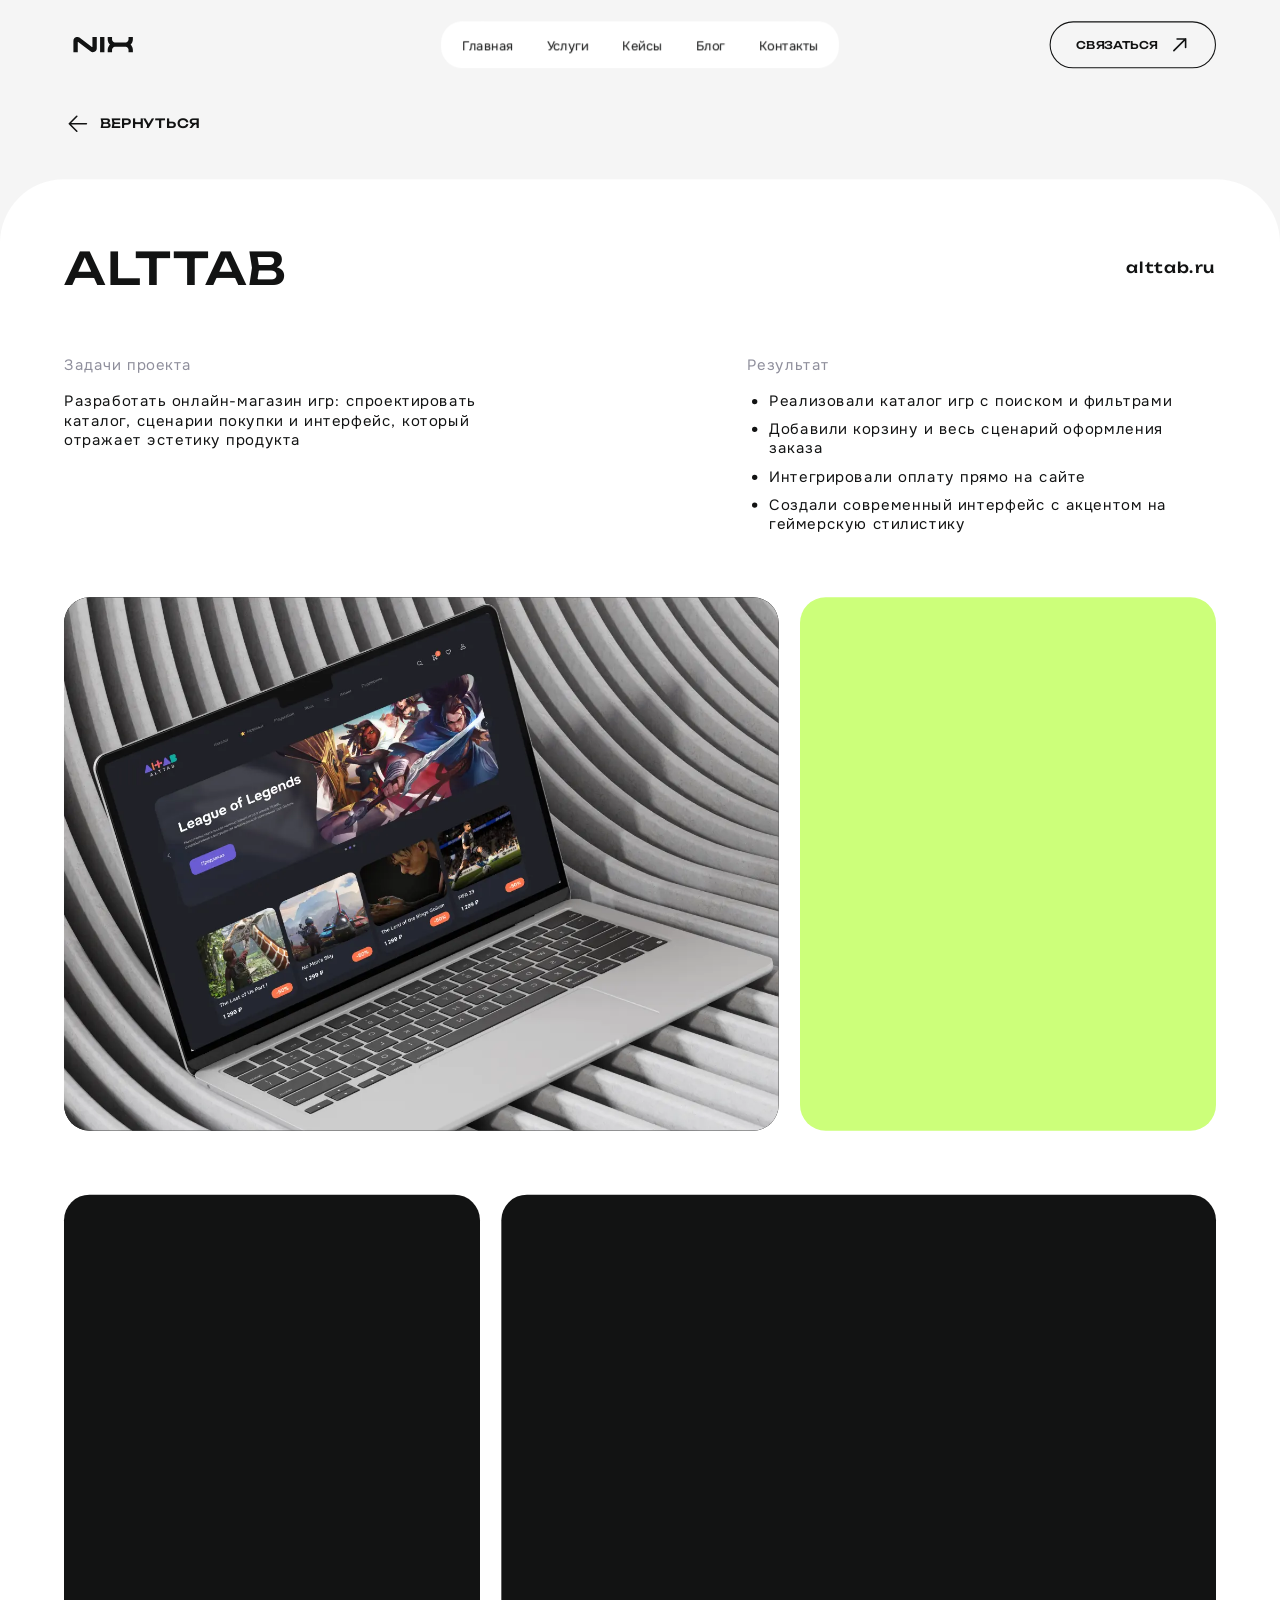
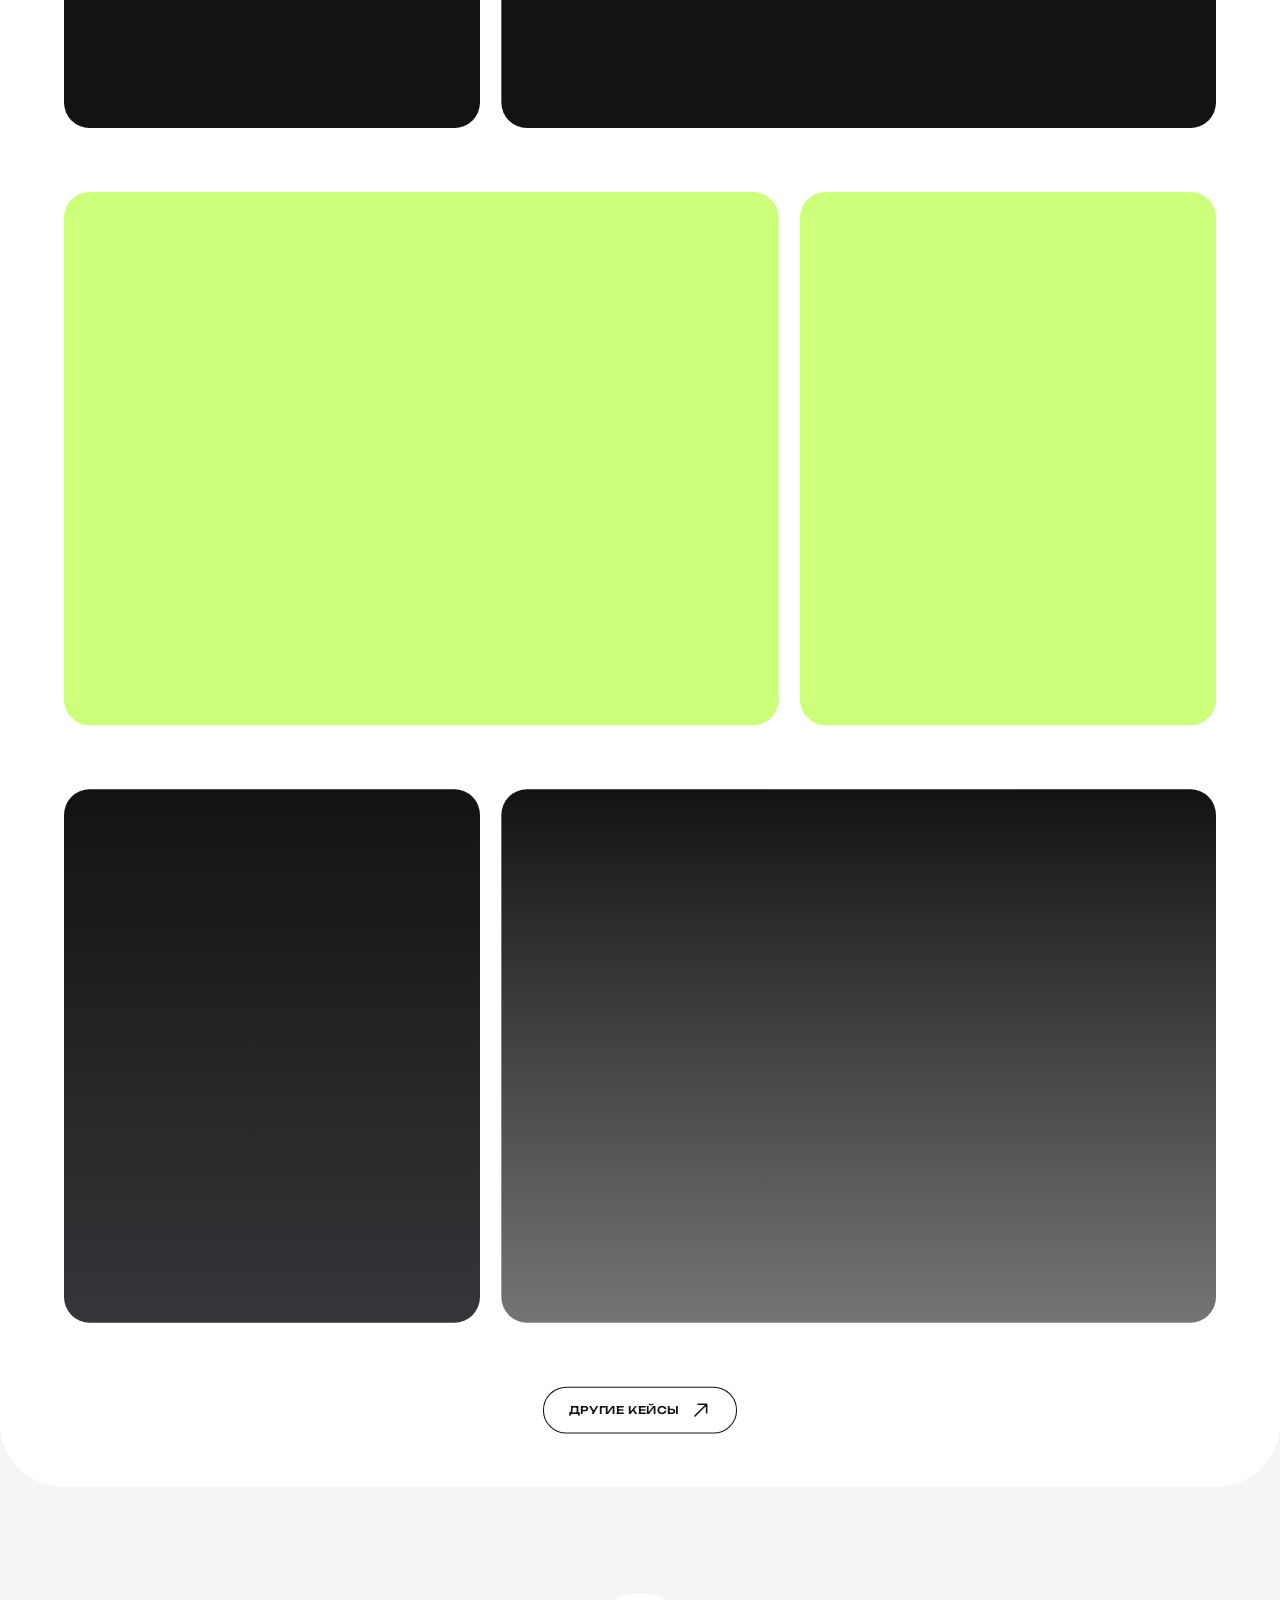
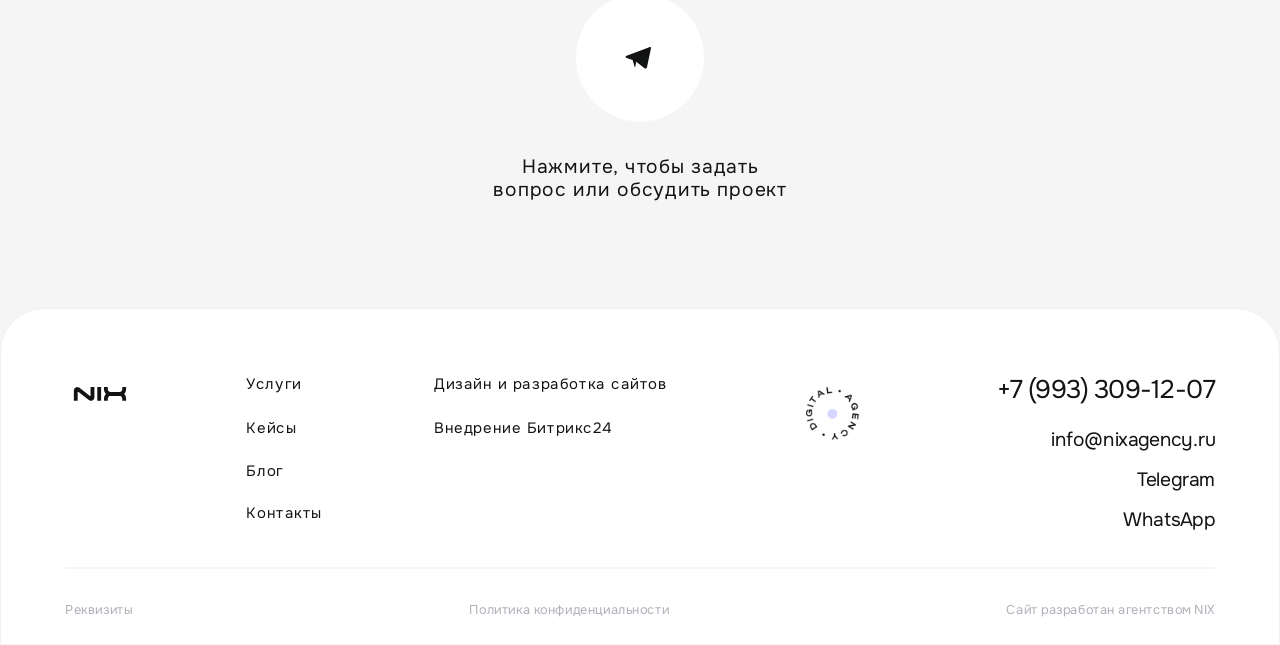
<file: alttab.html>
<!DOCTYPE html>
<html lang="ru">
<head>
  <meta charset="UTF-8" />
  <meta name="viewport" content="width=device-width, initial-scale=1.0" />
  <meta name="description" content="ALTTAB — кейс NIX Agency. Дизайн и разработка онлайн-магазина игр с каталогом, корзиной и интегрированной оплатой." />

  <title>ALTTAB — NIX Agency</title>

  <link rel="preconnect" href="https://fonts.googleapis.com" />
  <link rel="preconnect" href="https://fonts.gstatic.com" crossorigin />
  <link
    href="https://fonts.googleapis.com/css2?family=Onest:wght@300;400;500&family=Unbounded:wght@200;400;500&display=swap"
    rel="stylesheet"
  />

  <link rel="stylesheet" href="css/design-system.css" />
  <link rel="stylesheet" href="css/main.css" />
  <link rel="stylesheet" href="css/alttab.css" />
</head>
<body>

<div class="page" id="scale-wrapper">

  <!-- ═══ HEADER (reused) ═══ -->
  <header class="header">
    <div class="container">
      <a href="index.html" class="header__logo">
        <img src="assets/logo.svg" alt="NIX Agency" />
      </a>

      <nav class="header__nav">
        <ul class="header__menu">
          <li><a href="index.html">Главная</a></li>
          <li><a href="index.html#services">Услуги</a></li>
          <li><a href="cases.html">Кейсы</a></li>
          <li><a href="blog.html">Блог</a></li>
          <li><a href="contacts.html">Контакты</a></li>
        </ul>
      </nav>

      <a href="index.html#contacts" class="header__cta">
        связаться
        <svg width="26" height="26" viewBox="0 0 26 26" fill="none" aria-hidden="true">
          <path d="M7.5 18.5L18.5 7.5M18.5 7.5H10.5M18.5 7.5V15.5" stroke="currentColor" stroke-width="1.5" stroke-linecap="round" stroke-linejoin="round"/>
        </svg>
      </a>

      <button class="header__burger" type="button" aria-label="Меню">
        <svg width="24" height="24" viewBox="0 0 24 24" fill="none" xmlns="http://www.w3.org/2000/svg">
          <path d="M3 12H21M3 6H21M3 18H21" stroke="#121313" stroke-width="1.5" stroke-linecap="round" stroke-linejoin="round"/>
        </svg>
      </button>
    </div>
  </header>


  <!-- ═══ CASE HERO ═══ -->
  <section class="case-hero">
    <button type="button" class="case-back" id="caseBack" aria-label="Вернуться">
      <svg width="26" height="26" viewBox="0 0 26 26" fill="none" aria-hidden="true">
        <path d="M21 13H5M5 13L12 20M5 13L12 6" stroke="currentColor" stroke-width="1.5" stroke-linecap="round" stroke-linejoin="round"/>
      </svg>
      <span>вернуться</span>
    </button>
  </section>


  <!-- Mobile-only laptop image at top -->
  <div class="case-laptop-top">
    <img src="assets/alttab-case-mob-img1.webp" alt="ALTTAB — ноутбук с каталогом">
  </div>


  <!-- ═══ CASE BODY (белая обёртка) ═══ -->
  <section class="case-body">

  <!-- ═══ CASE INTRO ═══ -->
  <section class="case-intro">
    <div class="case-intro__head">
      <h1 class="case-intro__title">ALTTAB</h1>
      <span class="case-intro__url">alttab.ru</span>
    </div>

    <div class="case-intro__brief">
      <div class="case-intro__col">
        <div class="case-intro__label">Задачи проекта</div>
        <p class="case-intro__text">Разработать онлайн-магазин игр: спроектировать каталог, сценарии покупки и интерфейс, который отражает эстетику продукта</p>
      </div>

      <div class="case-intro__col">
        <div class="case-intro__label">Результат</div>
        <ul class="case-intro__list">
          <li>Реализовали каталог игр с поиском и фильтрами</li>
          <li>Добавили корзину и весь сценарий оформления заказа</li>
          <li>Интегрировали оплату прямо на сайте</li>
          <li>Создали современный интерфейс с акцентом на геймерскую стилистику</li>
        </ul>
      </div>
    </div>
  </section>


  <!-- ═══ CASE GALLERY ═══ -->
  <section class="case-gallery">

    <!-- Row 1: 670 dark + 390 lime (Figma 20005343:104405) -->
    <div class="case-gallery__row case-gallery__row--67-39">
      <div class="case-gallery__cell case-gallery__cell--dark case-gallery__cell--desktop-only">
        <img src="assets/alttab-case-img1.webp" alt="ALTTAB — ноутбук с каталогом игр">
      </div>
      <div class="case-gallery__cell case-gallery__cell--lime case-gallery__cell--mob-h340">
        <picture>
          <source media="(max-width: 1199px)" srcset="assets/alttab-case-mob-img2.webp">
          <img src="assets/alttab-case-img2.webp" alt="ALTTAB — мобильный экран каталога">
        </picture>
      </div>
    </div>

    <!-- Row 2: 390 + 670 (Figma 20005343:104424) -->
    <div class="case-gallery__row case-gallery__row--39-67">
      <div class="case-gallery__cell case-gallery__cell--dark case-gallery__cell--mob-h200">
        <picture>
          <source media="(max-width: 1199px)" srcset="assets/alttab-case-mob-img3.webp">
          <img src="assets/alttab-case-img3.webp" alt="ALTTAB — мобильный мокап">
        </picture>
      </div>
      <div class="case-gallery__cell case-gallery__cell--dark case-gallery__cell--mob-h340">
        <picture>
          <source media="(max-width: 1199px)" srcset="assets/alttab-case-mob-img4.webp">
          <img src="assets/alttab-case-img4.webp" alt="ALTTAB — каталог и корзина">
        </picture>
      </div>
    </div>

    <!-- Row 3: 670 lime + 390 lime (Figma 20005343:104450) -->
    <div class="case-gallery__row case-gallery__row--67-39">
      <div class="case-gallery__cell case-gallery__cell--lime case-gallery__cell--mob-h200">
        <picture>
          <source media="(max-width: 1199px)" srcset="assets/alttab-case-mob-img5.webp">
          <img src="assets/alttab-case-img5.webp" alt="ALTTAB — скриншот десктопа">
        </picture>
      </div>
      <div class="case-gallery__cell case-gallery__cell--lime case-gallery__cell--mob-h340">
        <picture>
          <source media="(max-width: 1199px)" srcset="assets/alttab-case-mob-img6.webp">
          <img src="assets/alttab-case-img6.webp" alt="ALTTAB — скриншот мобильной версии">
        </picture>
      </div>
    </div>

    <!-- Row 4: 390 dark-gradient + 670 dark-gradient (Figma 20005343:146390) -->
    <div class="case-gallery__row case-gallery__row--39-67">
      <div class="case-gallery__cell case-gallery__cell--dark-gradient-1 case-gallery__cell--mob-h340">
        <picture>
          <source media="(max-width: 1199px)" srcset="assets/alttab-case-mob-img7.webp">
          <img src="assets/alttab-case-img7.webp" alt="ALTTAB — экран оплаты">
        </picture>
      </div>
      <div class="case-gallery__cell case-gallery__cell--dark-gradient-2 case-gallery__cell--mob-h200">
        <picture>
          <source media="(max-width: 1199px)" srcset="assets/alttab-case-mob-img8.webp">
          <img src="assets/alttab-case-img8.webp" alt="ALTTAB — композиция из iPhone мокапов">
        </picture>
      </div>
    </div>

  </section>

    <!-- ═══ CASE CTA (внутри белой обёртки) ═══ -->
    <div class="case-cta-wrap">
      <a href="cases.html" class="case-gallery__cta">
        другие кейсы
        <svg width="26" height="26" viewBox="0 0 26 26" fill="none" aria-hidden="true">
          <path d="M7.5 18.5L18.5 7.5M18.5 7.5H10.5M18.5 7.5V15.5" stroke="currentColor" stroke-width="1.5" stroke-linecap="round" stroke-linejoin="round"/>
        </svg>
      </a>
    </div>

  </section>
  <!-- / CASE BODY -->


  <!-- ═══ TELEGRAM CTA (reused) ═══ -->
  <section class="telegram-cta">
    <a href="https://t.me/" class="telegram-cta__link" target="_blank" rel="noopener noreferrer">
      <div class="telegram-cta__circle">
        <svg width="40" height="40" viewBox="0 0 40 40" fill="none" xmlns="http://www.w3.org/2000/svg">
          <path d="M30.4 10.8L26.5 29.2C26.5 29.2 25.9 30.7 24.3 30L16.5 23.8L13.1 22.2L7.5 20.4C7.5 20.4 6.6 20.1 6.5 19.4C6.4 18.7 7.5 18.3 7.5 18.3L28.7 10.2C28.7 10.2 30.4 9.5 30.4 10.8Z" fill="#121313"/>
          <path d="M15.4 29.3C15.4 29.3 15.1 29.3 14.8 28.2C14.5 27.1 13.1 22.2 13.1 22.2L25.5 14.4C25.5 14.4 26.2 14 26.2 14.4C26.2 14.4 26.2 14.6 25.5 15.2C24.8 15.8 16.6 23.3 16.6 23.3" fill="#121313"/>
        </svg>
      </div>
      <p class="telegram-cta__text">Нажмите, чтобы задать вопрос или&nbsp;обсудить проект</p>
    </a>
  </section>


  <!-- ═══ FOOTER (reused) ═══ -->
  <footer class="footer">
    <div class="container footer__inner">
    <div class="footer__content">
      <a href="index.html" class="footer__logo">
        <img src="assets/logo.svg" alt="NIX" />
      </a>

      <nav class="footer__menu">
        <a href="index.html#services" class="footer__menu-link">Услуги</a>
        <a href="cases.html" class="footer__menu-link">Кейсы</a>
        <a href="blog.html" class="footer__menu-link">Блог</a>
        <a href="contacts.html" class="footer__menu-link">Контакты</a>
      </nav>

      <div class="footer__services">
        <a href="design.html" class="footer__services-item">Дизайн и разработка сайтов</a>
        <a href="bitrix24.html" class="footer__services-item">Внедрение Битрикс24</a>
      </div>

      <div class="footer__circle rotating-badge">
        <img src="assets/digital.png" alt="Digital Agency" />
      </div>

      <div class="footer__contact">
        <a href="tel:+79933091207" class="footer__phone">+7 (993) 309-12-07</a>
        <div class="footer__social">
          <a href="mailto:info@nixagency.ru" class="footer__social-link">info@nixagency.ru</a>
          <a href="https://t.me/nix_agency" class="footer__social-link" target="_blank" rel="noopener noreferrer">Telegram</a>
          <a href="https://wa.me/79933091207?text=" class="footer__social-link" target="_blank" rel="noopener noreferrer">WhatsApp</a>
        </div>
      </div>
    </div>

    <hr class="footer__divider" />

    <div class="footer__bottom">
      <a href="#" class="footer__bottom-link">Реквизиты</a>
      <a href="#" class="footer__bottom-link">Политика конфиденциальности</a>
      <span class="footer__bottom-link">Сайт разработан агентством NIX</span>
    </div>
    </div>
  </footer>

</div>


<!-- ═══ MOBILE MENU OVERLAY (вне #scale-wrapper) ═══ -->
<div class="mobile-menu" id="mobileMenu">
  <div class="mobile-menu__inner">

    <div class="mobile-menu__header">
      <a href="index.html" class="mobile-menu__logo">
        <img src="assets/logo.svg" alt="NIX Agency" />
      </a>
      <button class="mobile-menu__close" type="button" aria-label="Закрыть">
        <svg width="24" height="24" viewBox="0 0 24 24" fill="none" xmlns="http://www.w3.org/2000/svg">
          <path d="M18 6L6 18M6 6L18 18" stroke="#121313" stroke-width="1.5" stroke-linecap="round" stroke-linejoin="round"/>
        </svg>
      </button>
    </div>

    <div class="mobile-menu__content">
      <nav class="mobile-menu__nav">
        <a href="index.html" class="mobile-menu__link">Главная</a>
        <a href="index.html#services" class="mobile-menu__link">Услуги</a>
        <a href="cases.html" class="mobile-menu__link">Кейсы</a>
        <a href="blog.html" class="mobile-menu__link">Блог</a>
        <a href="contacts.html" class="mobile-menu__link">Контакты</a>
      </nav>

      <div class="mobile-menu__contact">
        <a href="tel:+79933091207" class="mobile-menu__phone">+7 (993) 309-12-07</a>
        <div class="mobile-menu__social">
          <a href="mailto:info@nixagency.ru" class="mobile-menu__social-link">info@nixagency.ru</a>
          <a href="https://t.me/nix_agency" class="mobile-menu__social-link" target="_blank" rel="noopener noreferrer">Telegram</a>
          <a href="https://wa.me/79933091207?text=" class="mobile-menu__social-link" target="_blank" rel="noopener noreferrer">WhatsApp</a>
        </div>
      </div>
    </div>

    <div class="mobile-menu__circle rotating-badge">
      <img src="assets/digital.png" alt="Digital Agency" />
    </div>

  </div>
</div>


<script>
  var MOBILE_BASE = 320;
  var MOBILE_MIN_WIDTH = 320;
  var DESKTOP_BASE = 1200;
  var DESKTOP_MAX_SCALE = 1.6;

  function updatePageScale() {
    var wrapper = document.getElementById('scale-wrapper');
    if (!wrapper) return;

    var w = window.innerWidth;
    var root = document.documentElement;
    var scale, baseWidth;

    if (w < 1200) {
      var effectiveWidth = Math.max(w, MOBILE_MIN_WIDTH);
      scale = effectiveWidth / MOBILE_BASE;
      baseWidth = MOBILE_BASE;
    } else {
      scale = Math.min(w / DESKTOP_BASE, DESKTOP_MAX_SCALE);
      baseWidth = DESKTOP_BASE;
    }

    root.style.setProperty('--page-scale', scale);
    root.style.setProperty('--wrapper-width', baseWidth + 'px');

    var realHeight = wrapper.getBoundingClientRect().height;
    document.body.style.height = realHeight + 'px';
  }

  window.addEventListener('load', updatePageScale);
  window.addEventListener('resize', updatePageScale);
  if (document.fonts) {
    document.fonts.ready.then(updatePageScale);
  }

  (function() {
    var burger = document.querySelector('.header__burger');
    var menu = document.getElementById('mobileMenu');
    var close = document.querySelector('.mobile-menu__close');
    var links = document.querySelectorAll('.mobile-menu__link');
    if (!burger || !menu) return;

    function open() {
      menu.classList.add('is-open');
      document.body.style.overflow = 'hidden';
    }
    function shut() {
      menu.classList.remove('is-open');
      document.body.style.overflow = '';
    }

    burger.addEventListener('click', open);
    if (close) close.addEventListener('click', shut);
    links.forEach(function(l) { l.addEventListener('click', shut); });
  })();

  (function() {
    var btn = document.getElementById('caseBack');
    if (!btn) return;
    btn.addEventListener('click', function() {
      var sameOrigin = document.referrer && document.referrer.indexOf(window.location.origin) === 0;
      if (window.history.length > 1 && sameOrigin) {
        window.history.back();
      } else {
        window.location.href = 'cases.html';
      }
    });
  })();
</script>

</body>
</html>
</file>
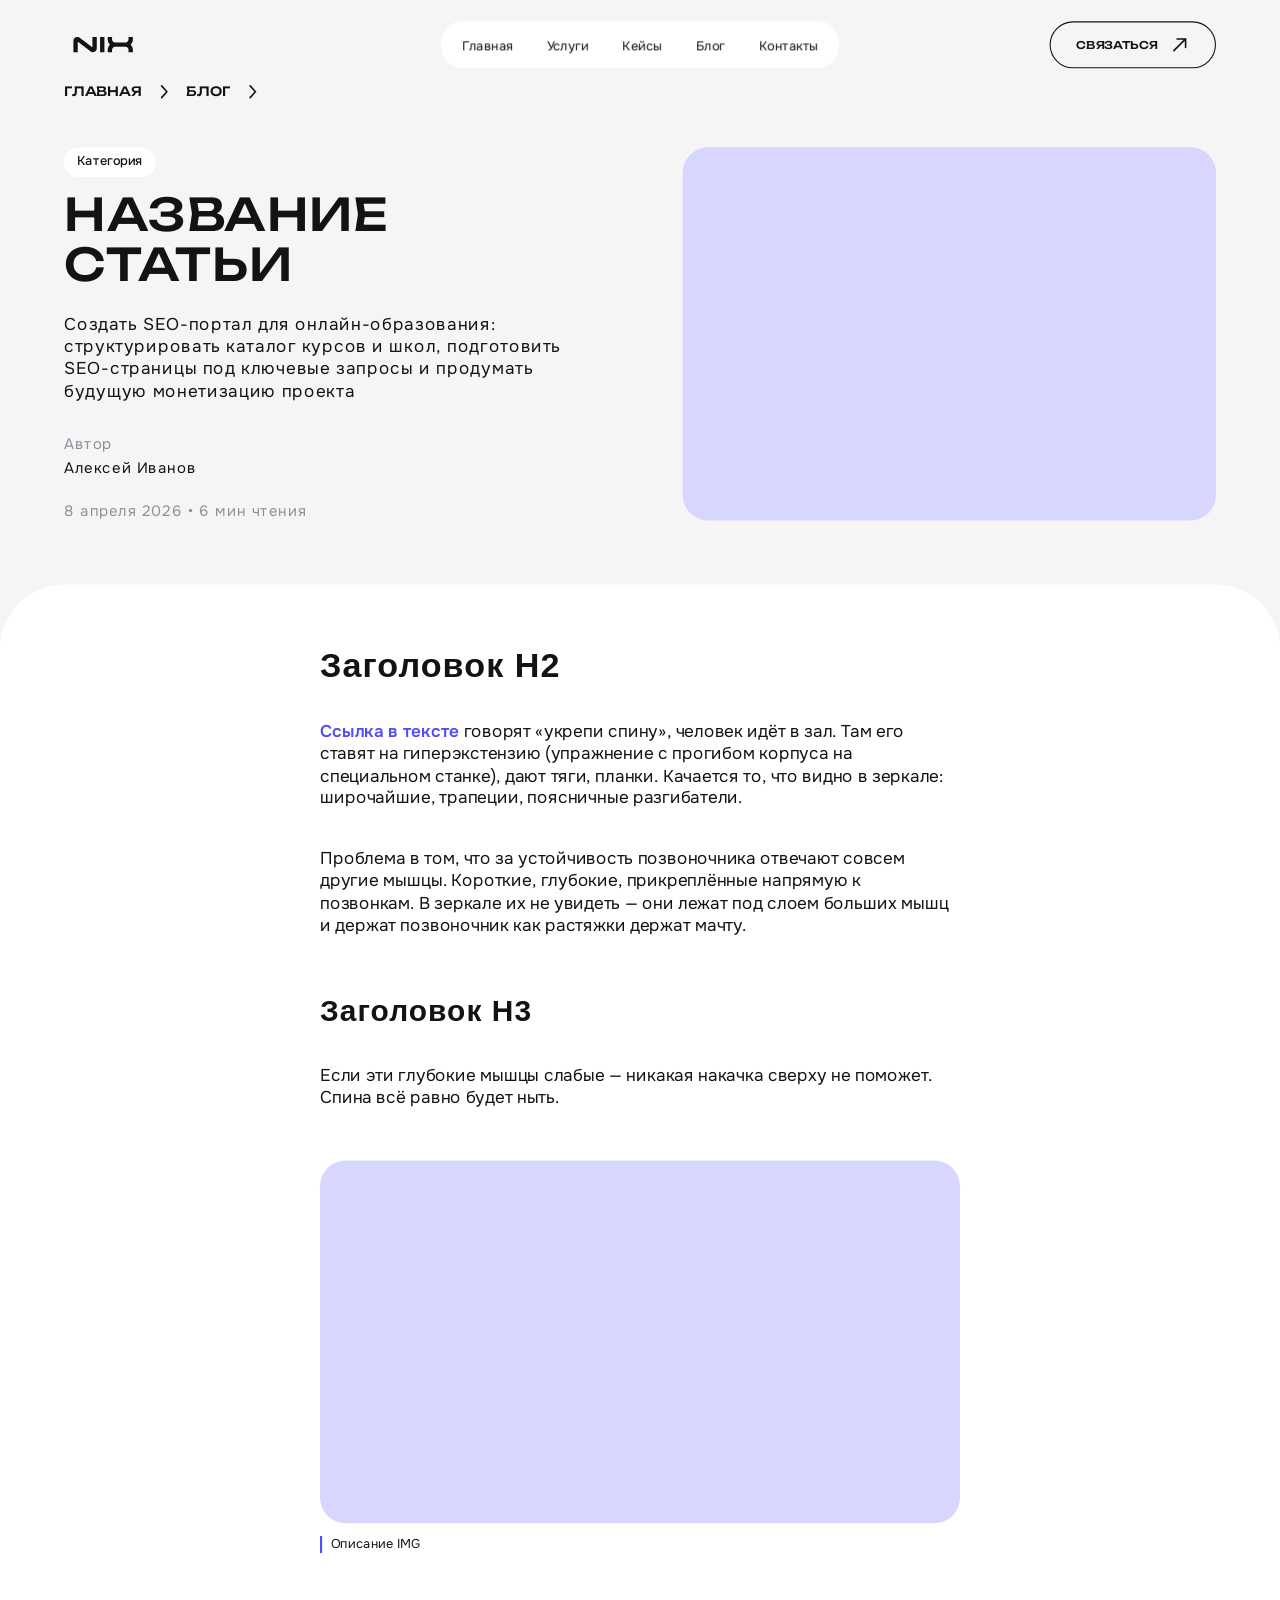
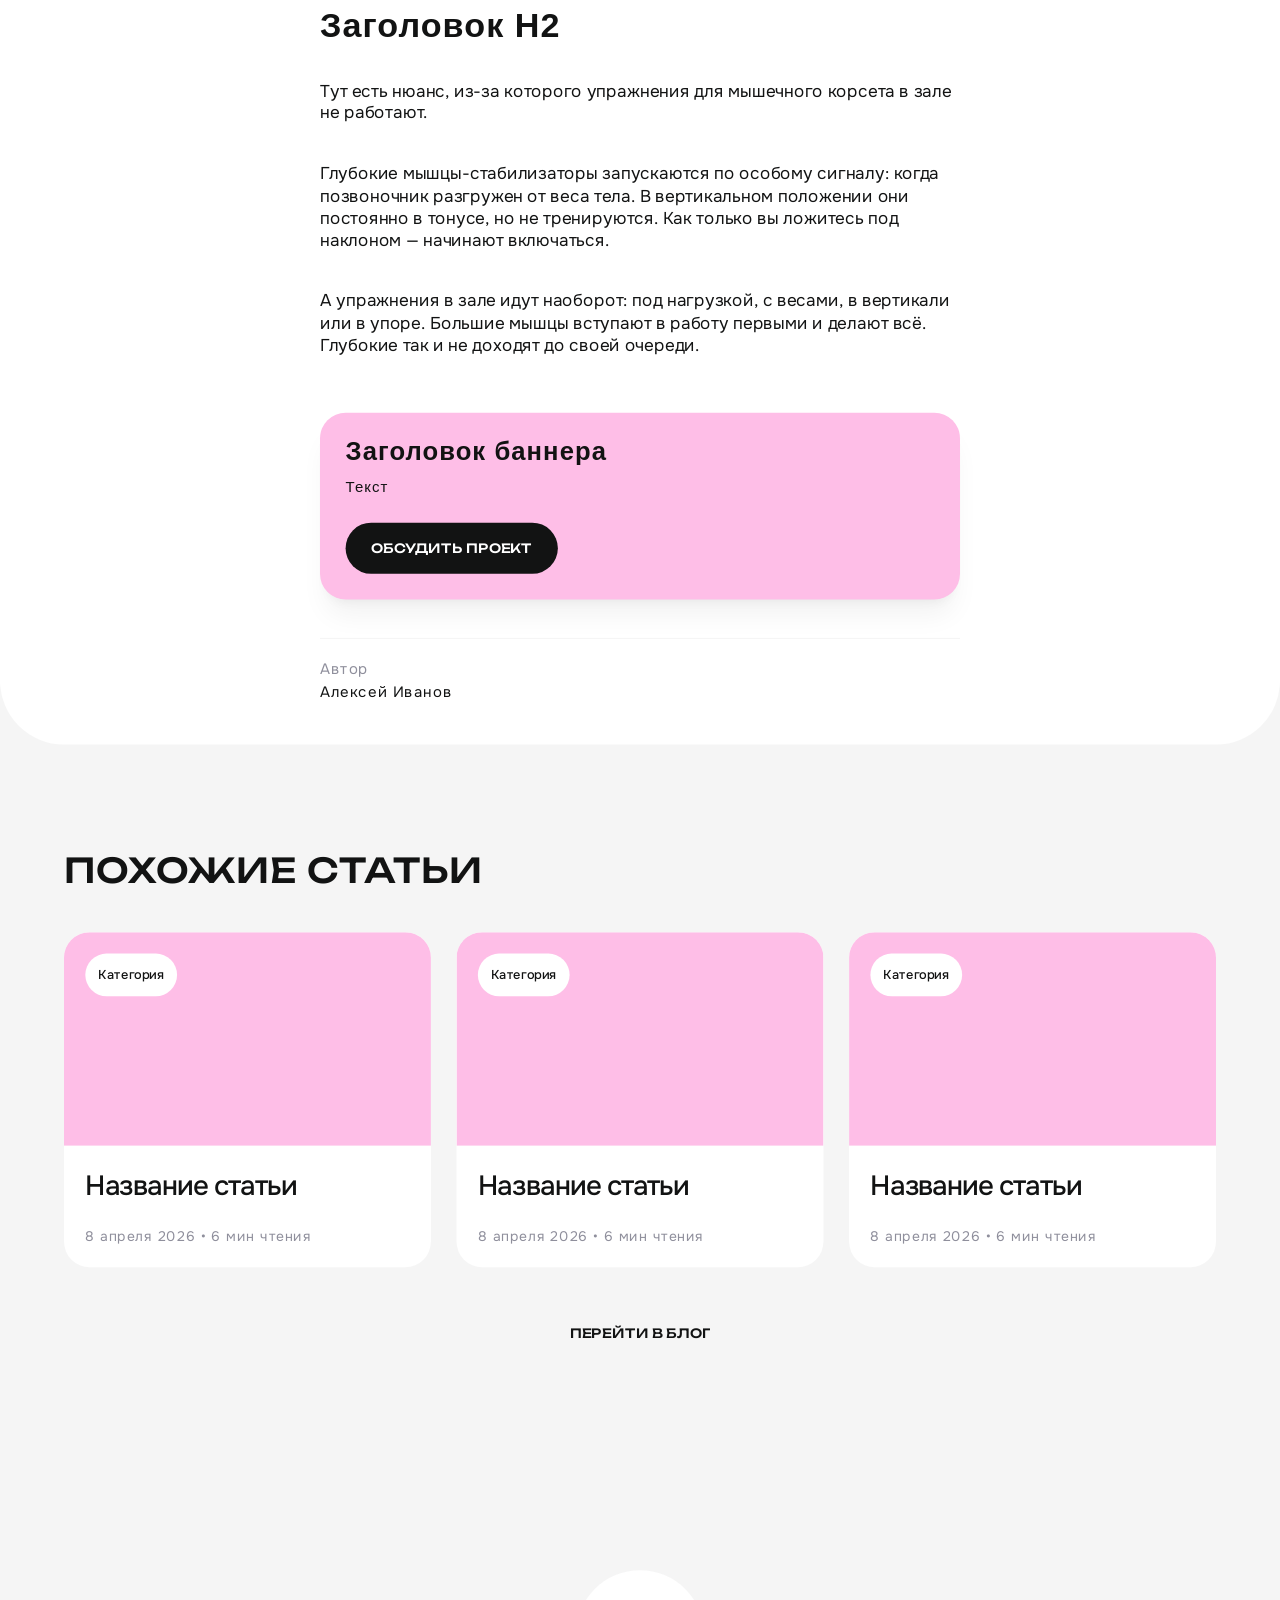
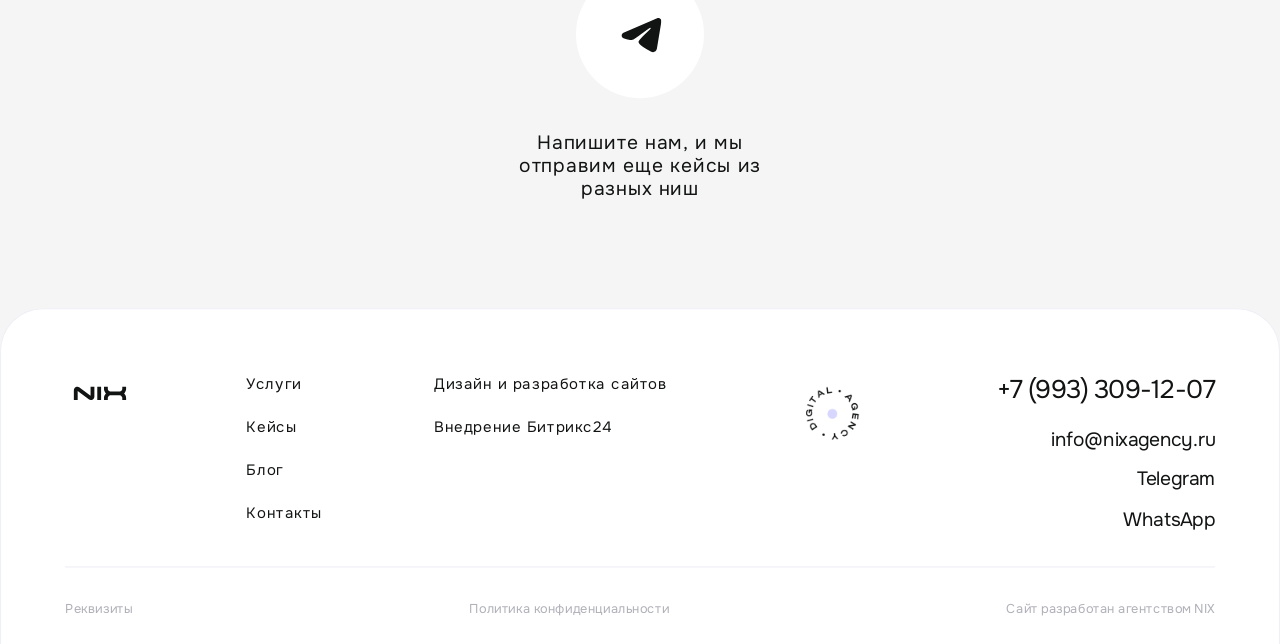
<file: article-template.html>
<!DOCTYPE html>
<html lang="ru">
<head>
  <meta charset="UTF-8" />
  <meta name="viewport" content="width=device-width, initial-scale=1.0" />
  <meta name="description" content="Статья — NIX Agency блог." />

  <title>Название статьи — NIX Agency</title>

  <link rel="preconnect" href="https://fonts.googleapis.com" />
  <link rel="preconnect" href="https://fonts.gstatic.com" crossorigin />
  <link
    href="https://fonts.googleapis.com/css2?family=Onest:wght@300;400;500&family=Unbounded:wght@200;400;500&display=swap"
    rel="stylesheet"
  />

  <link rel="stylesheet" href="css/design-system.css" />
  <link rel="stylesheet" href="css/main.css" />
  <link rel="stylesheet" href="css/cases.css" />
  <link rel="stylesheet" href="css/blog.css" />
  <link rel="stylesheet" href="css/article.css" />
</head>
<body>

<div class="page" id="scale-wrapper">

  <!-- ═══ HEADER (reused) ═══ -->
  <header class="header">
    <div class="container">
      <a href="index.html" class="header__logo">
        <img src="assets/logo.svg" alt="NIX Agency" />
      </a>

      <nav class="header__nav">
        <ul class="header__menu">
          <li><a href="index.html">Главная</a></li>
          <li><a href="index.html#services">Услуги</a></li>
          <li><a href="cases.html">Кейсы</a></li>
          <li><a href="blog.html">Блог</a></li>
          <li><a href="contacts.html">Контакты</a></li>
        </ul>
      </nav>

      <a href="index.html#contacts" class="header__cta">
        связаться
        <svg width="26" height="26" viewBox="0 0 26 26" fill="none" aria-hidden="true">
          <path d="M7.5 18.5L18.5 7.5M18.5 7.5H10.5M18.5 7.5V15.5" stroke="currentColor" stroke-width="1.5" stroke-linecap="round" stroke-linejoin="round"/>
        </svg>
      </a>

      <button class="header__burger" type="button" aria-label="Меню">
        <svg width="24" height="24" viewBox="0 0 24 24" fill="none" xmlns="http://www.w3.org/2000/svg">
          <path d="M3 12H21M3 6H21M3 18H21" stroke="#121313" stroke-width="1.5" stroke-linecap="round" stroke-linejoin="round"/>
        </svg>
      </button>
    </div>
  </header>


  <!-- ═══ ARTICLE HERO — Figma 20005796:69283 ═══ -->
  <section class="article-hero">
    <div class="container">

      <!-- Breadcrumbs -->
      <nav class="article-hero__breadcrumbs">
        <a href="index.html" class="article-hero__crumb">главная</a>
        <svg width="26" height="26" viewBox="0 0 26 26" fill="none" aria-hidden="true">
          <path d="M10.5 7.5L15.5 13L10.5 18.5" stroke="currentColor" stroke-width="1.5" stroke-linecap="round" stroke-linejoin="round"/>
        </svg>
        <a href="blog.html" class="article-hero__crumb">блог</a>
        <svg width="26" height="26" viewBox="0 0 26 26" fill="none" aria-hidden="true">
          <path d="M10.5 7.5L15.5 13L10.5 18.5" stroke="currentColor" stroke-width="1.5" stroke-linecap="round" stroke-linejoin="round"/>
        </svg>
      </nav>

      <!-- Two-column layout -->
      <div class="article-hero__row">

        <!-- Left: text content -->
        <div class="article-hero__info">
          <div class="article-hero__top">
            <div class="article-hero__heading">
              <span class="article-hero__category">Категория</span>
              <h1 class="article-hero__title">Название статьи</h1>
            </div>
            <p class="article-hero__desc">Создать SEO-портал для онлайн-образования: структурировать каталог курсов и школ, подготовить SEO-страницы под ключевые запросы и продумать будущую монетизацию проекта</p>
          </div>

          <div class="article-hero__meta">
            <div class="article-hero__meta-group">
              <span class="article-hero__meta-label">Автор</span>
              <span class="article-hero__meta-value">Алексей Иванов</span>
            </div>
            <div class="article-hero__meta-group">
              <span class="article-hero__meta-label">8 апреля 2026  •  6 мин чтения</span>
            </div>
          </div>
        </div>

        <!-- Right: preview image -->
        <div class="article-hero__preview"></div>

      </div>

    </div>
  </section>


  <!-- ═══ ARTICLE BODY — Figma 20005796:69308 ═══ -->
  <section class="article-body">
    <div class="article-body__content">

      <!-- H2 -->
      <h2 class="article-body__h2">Заголовок H2</h2>

      <!-- Paragraph with link -->
      <p class="article-body__text">
        <a href="#" class="article-body__link">Ссылка в тексте</a> говорят «укрепи спину», человек идёт в зал. Там его ставят на гиперэкстензию (упражнение с прогибом корпуса на специальном станке), дают тяги, планки. Качается то, что видно в зеркале: широчайшие, трапеции, поясничные разгибатели.
      </p>

      <p class="article-body__text">
        Проблема в том, что за устойчивость позвоночника отвечают совсем другие мышцы. Короткие, глубокие, прикреплённые напрямую к позвонкам. В зеркале их не увидеть — они лежат под слоем больших мышц и держат позвоночник как растяжки держат мачту.
      </p>

      <!-- H3 -->
      <h3 class="article-body__h3">Заголовок H3</h3>

      <p class="article-body__text">
        Если эти глубокие мышцы слабые — никакая накачка сверху не поможет. Спина всё равно будет ныть.
      </p>

      <!-- Image with caption -->
      <figure class="article-body__figure">
        <div class="article-body__img"></div>
        <figcaption class="article-body__caption">
          <span class="article-body__caption-bar"></span>
          <span class="article-body__caption-text">Описание IMG</span>
        </figcaption>
      </figure>

      <!-- H2 -->
      <h2 class="article-body__h2">Заголовок H2</h2>

      <p class="article-body__text">
        Тут есть нюанс, из-за которого упражнения для мышечного корсета в зале не работают.
      </p>

      <p class="article-body__text">
        Глубокие мышцы-стабилизаторы запускаются по особому сигналу: когда позвоночник разгружен от веса тела. В вертикальном положении они постоянно в тонусе, но не тренируются. Как только вы ложитесь под наклоном — начинают включаться.
      </p>

      <p class="article-body__text">
        А упражнения в зале идут наоборот: под нагрузкой, с весами, в вертикали или в упоре. Большие мышцы вступают в работу первыми и делают всё. Глубокие так и не доходят до своей очереди.
      </p>

      <!-- Banner CTA -->
      <div class="article-body__banner">
        <div class="article-body__banner-inner">
          <div class="article-body__banner-content">
            <div class="article-body__banner-text-group">
              <h4 class="article-body__banner-title">Заголовок баннера</h4>
              <p class="article-body__banner-text">Текст</p>
            </div>
            <a href="index.html#contacts" class="article-body__banner-btn">обсудить проект</a>
          </div>
        </div>
      </div>

      <!-- Divider -->
      <hr class="article-body__divider" />

      <!-- Author -->
      <div class="article-body__author">
        <span class="article-body__author-label">Автор</span>
        <span class="article-body__author-name">Алексей Иванов</span>
      </div>

    </div>
  </section>


  <!-- ═══ RELATED ARTICLES — Figma 20005796:69883 ═══ -->
  <section class="article-related">
    <div class="container">

      <h2 class="article-related__title">Похожие статьи</h2>

      <div class="blog-grid__row">
        <article class="blog-card">
          <div class="blog-card__preview">
            <span class="blog-card__tag">Категория</span>
          </div>
          <div class="blog-card__body">
            <h3 class="blog-card__title">Название статьи</h3>
            <span class="blog-card__meta">8 апреля 2026  •  6 мин чтения</span>
          </div>
        </article>

        <article class="blog-card">
          <div class="blog-card__preview">
            <span class="blog-card__tag">Категория</span>
          </div>
          <div class="blog-card__body">
            <h3 class="blog-card__title">Название статьи</h3>
            <span class="blog-card__meta">8 апреля 2026  •  6 мин чтения</span>
          </div>
        </article>

        <article class="blog-card">
          <div class="blog-card__preview">
            <span class="blog-card__tag">Категория</span>
          </div>
          <div class="blog-card__body">
            <h3 class="blog-card__title">Название статьи</h3>
            <span class="blog-card__meta">8 апреля 2026  •  6 мин чтения</span>
          </div>
        </article>
      </div>

      <a href="blog.html" class="article-related__btn">перейти в блог</a>

    </div>
  </section>


  <!-- ═══ TELEGRAM CTA ═══ -->
  <section class="cases-tg">
    <div class="container">
      <a href="https://t.me/" class="cases-tg__inner" target="_blank" rel="noopener noreferrer">
        <span class="cases-tg__icon">
          <svg width="40" height="40" viewBox="0 0 40 40" fill="none" xmlns="http://www.w3.org/2000/svg" aria-hidden="true">
            <path fill-rule="evenodd" clip-rule="evenodd" d="M36.066 5.18669C36.5408 4.98689 37.0604 4.91794 37.5709 4.98698C38.0813 5.05601 38.5639 5.26049 38.9687 5.57912C39.3734 5.89775 39.6853 6.31897 39.8721 6.79869C40.0589 7.27842 40.1138 7.79925 40.0312 8.30753L35.831 33.786C35.4243 36.2395 32.732 37.6466 30.4822 36.4236C28.6007 35.3995 25.806 33.8516 23.2926 32.2365C22.0357 31.4282 18.1854 28.7931 18.6585 26.9189C19.0649 25.317 25.5649 19.265 29.2793 15.668C30.7376 14.2539 30.0727 13.4378 28.3502 14.7394C24.0731 17.9664 17.2088 22.8796 14.9385 24.262C12.9352 25.4826 11.8906 25.6911 10.6414 25.4826C8.36291 25.1032 6.2505 24.5163 4.52611 23.8013C2.19571 22.8353 2.30939 19.6297 4.52416 18.6969L36.066 5.18669Z" fill="#121313"/>
          </svg>
        </span>
        <p class="cases-tg__text">Напишите нам, и мы отправим еще кейсы из разных ниш</p>
      </a>
    </div>
  </section>


  <!-- ═══ FOOTER ═══ -->
  <footer class="footer">
    <div class="container footer__inner">
    <div class="footer__content">
      <a href="index.html" class="footer__logo">
        <img src="assets/logo.svg" alt="NIX" />
      </a>

      <nav class="footer__menu">
        <a href="index.html#services" class="footer__menu-link">Услуги</a>
        <a href="cases.html" class="footer__menu-link">Кейсы</a>
        <a href="blog.html" class="footer__menu-link">Блог</a>
        <a href="contacts.html" class="footer__menu-link">Контакты</a>
      </nav>

      <div class="footer__services">
        <a href="design.html" class="footer__services-item">Дизайн и разработка сайтов</a>
        <a href="bitrix24.html" class="footer__services-item">Внедрение Битрикс24</a>
      </div>

      <div class="footer__circle rotating-badge">
        <img src="assets/digital.png" alt="Digital Agency" />
      </div>

      <div class="footer__contact">
        <a href="tel:+79933091207" class="footer__phone">+7 (993) 309-12-07</a>
        <div class="footer__social">
          <a href="mailto:info@nixagency.ru" class="footer__social-link">info@nixagency.ru</a>
          <a href="https://t.me/nix_agency" class="footer__social-link" target="_blank" rel="noopener noreferrer">Telegram</a>
          <a href="https://wa.me/79933091207?text=" class="footer__social-link" target="_blank" rel="noopener noreferrer">WhatsApp</a>
        </div>
      </div>
    </div>

    <hr class="footer__divider" />

    <div class="footer__bottom">
      <a href="#" class="footer__bottom-link">Реквизиты</a>
      <a href="#" class="footer__bottom-link">Политика конфиденциальности</a>
      <span class="footer__bottom-link">Сайт разработан агентством NIX</span>
    </div>
    </div>
  </footer>

</div>


<!-- ═══ MOBILE MENU OVERLAY ═══ -->
<div class="mobile-menu" id="mobileMenu">
  <div class="mobile-menu__inner">

    <div class="mobile-menu__header">
      <a href="index.html" class="mobile-menu__logo">
        <img src="assets/logo.svg" alt="NIX Agency" />
      </a>
      <button class="mobile-menu__close" type="button" aria-label="Закрыть">
        <svg width="24" height="24" viewBox="0 0 24 24" fill="none" xmlns="http://www.w3.org/2000/svg">
          <path d="M18 6L6 18M6 6L18 18" stroke="#121313" stroke-width="1.5" stroke-linecap="round" stroke-linejoin="round"/>
        </svg>
      </button>
    </div>

    <div class="mobile-menu__content">
      <nav class="mobile-menu__nav">
        <a href="index.html" class="mobile-menu__link">Главная</a>
        <a href="index.html#services" class="mobile-menu__link">Услуги</a>
        <a href="cases.html" class="mobile-menu__link">Кейсы</a>
        <a href="blog.html" class="mobile-menu__link">Блог</a>
        <a href="contacts.html" class="mobile-menu__link">Контакты</a>
      </nav>

      <div class="mobile-menu__contact">
        <a href="tel:+79933091207" class="mobile-menu__phone">+7 (993) 309-12-07</a>
        <div class="mobile-menu__social">
          <a href="mailto:info@nixagency.ru" class="mobile-menu__social-link">info@nixagency.ru</a>
          <a href="https://t.me/nix_agency" class="mobile-menu__social-link" target="_blank" rel="noopener noreferrer">Telegram</a>
          <a href="https://wa.me/79933091207?text=" class="mobile-menu__social-link" target="_blank" rel="noopener noreferrer">WhatsApp</a>
        </div>
      </div>
    </div>

    <div class="mobile-menu__circle rotating-badge">
      <img src="assets/digital.png" alt="Digital Agency" />
    </div>

  </div>
</div>

<script>
  var MOBILE_BASE = 320;
  var MOBILE_MIN_WIDTH = 320;
  var DESKTOP_BASE = 1200;
  var DESKTOP_MAX_SCALE = 1.6;

  function updatePageScale() {
    var wrapper = document.getElementById('scale-wrapper');
    if (!wrapper) return;

    var w = window.innerWidth;
    var root = document.documentElement;
    var scale, baseWidth;

    if (w < 1200) {
      var effectiveWidth = Math.max(w, MOBILE_MIN_WIDTH);
      scale = effectiveWidth / MOBILE_BASE;
      baseWidth = MOBILE_BASE;
    } else {
      scale = Math.min(w / DESKTOP_BASE, DESKTOP_MAX_SCALE);
      baseWidth = DESKTOP_BASE;
    }

    root.style.setProperty('--page-scale', scale);
    root.style.setProperty('--wrapper-width', baseWidth + 'px');

    var realHeight = wrapper.getBoundingClientRect().height;
    document.body.style.height = realHeight + 'px';
  }

  window.addEventListener('load', updatePageScale);
  window.addEventListener('resize', updatePageScale);
  if (document.fonts) {
    document.fonts.ready.then(updatePageScale);
  }

  (function() {
    var burger = document.querySelector('.header__burger');
    var menu = document.getElementById('mobileMenu');
    var close = document.querySelector('.mobile-menu__close');
    var links = document.querySelectorAll('.mobile-menu__link');
    if (!burger || !menu) return;

    function open() {
      menu.classList.add('is-open');
      document.body.style.overflow = 'hidden';
    }
    function shut() {
      menu.classList.remove('is-open');
      document.body.style.overflow = '';
    }

    burger.addEventListener('click', open);
    if (close) close.addEventListener('click', shut);
    links.forEach(function(l) { l.addEventListener('click', shut); });
  })();
</script>

</body>
</html>
</file>
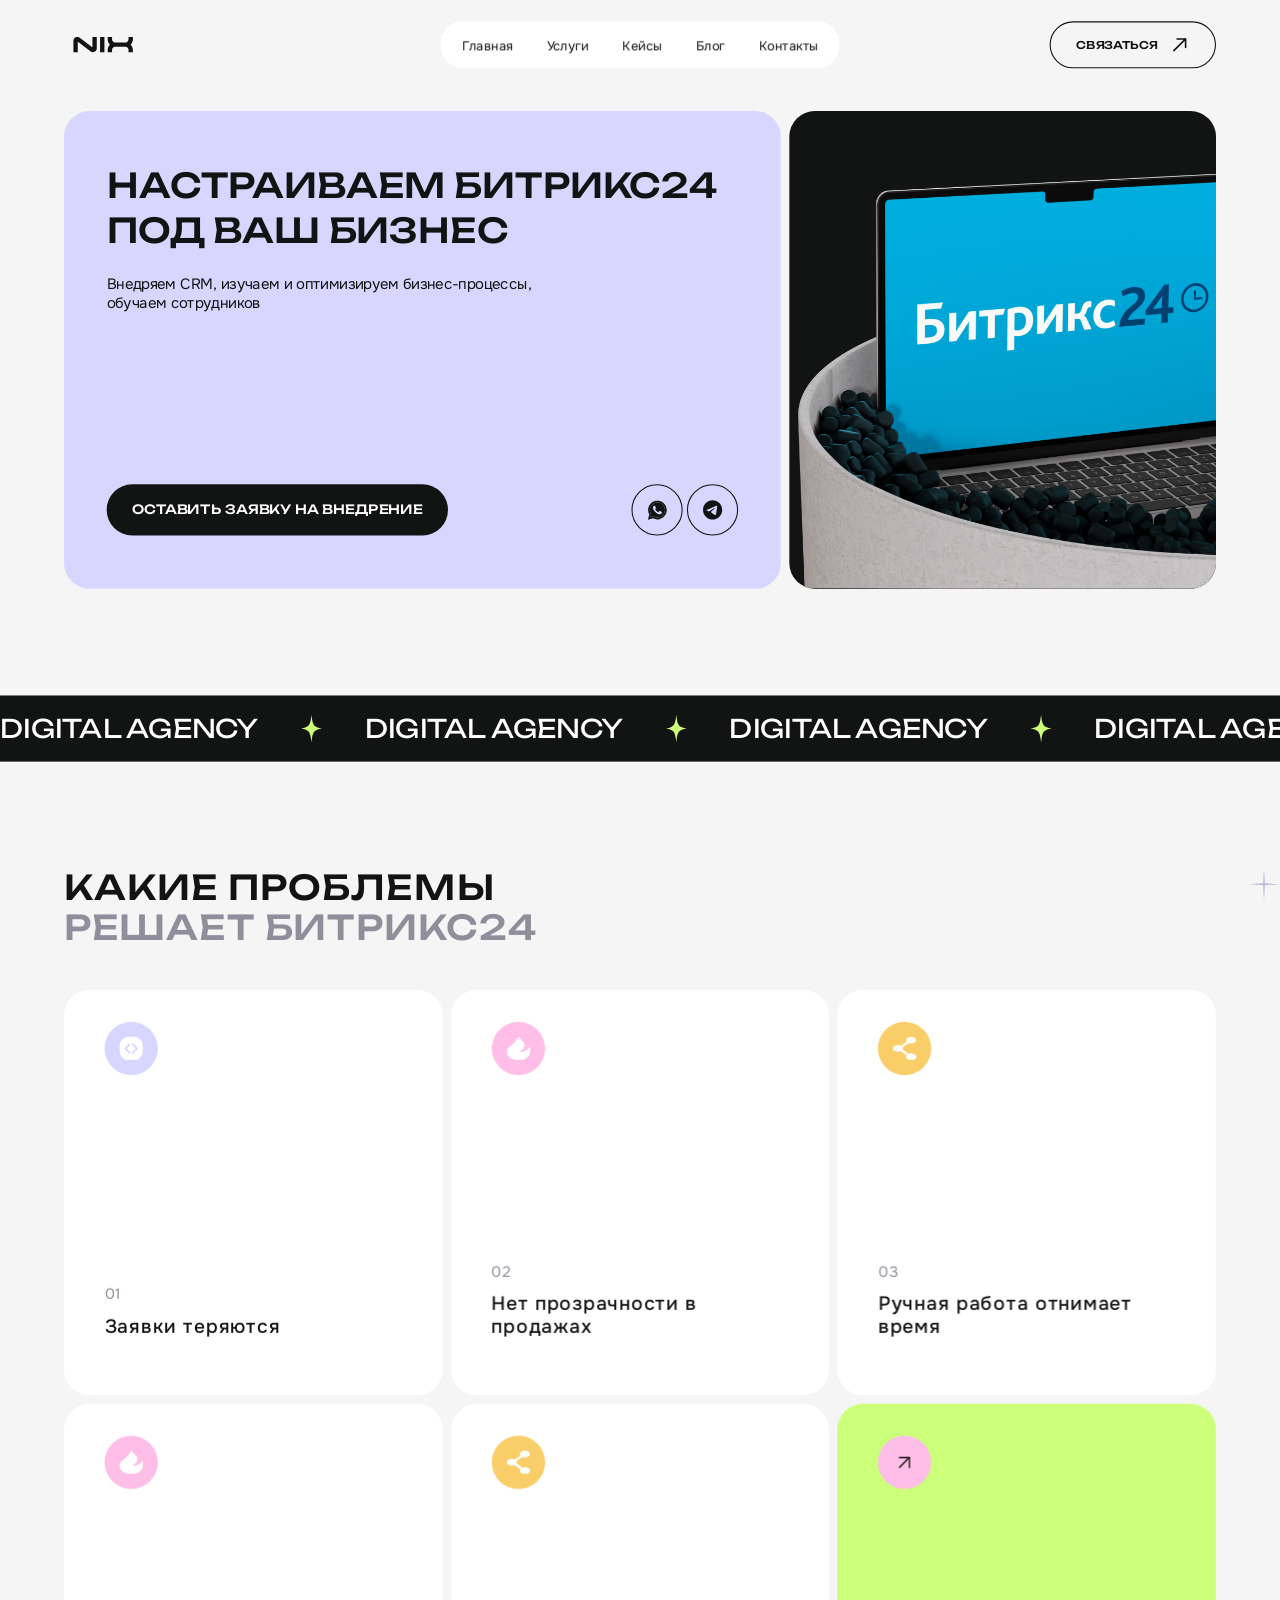
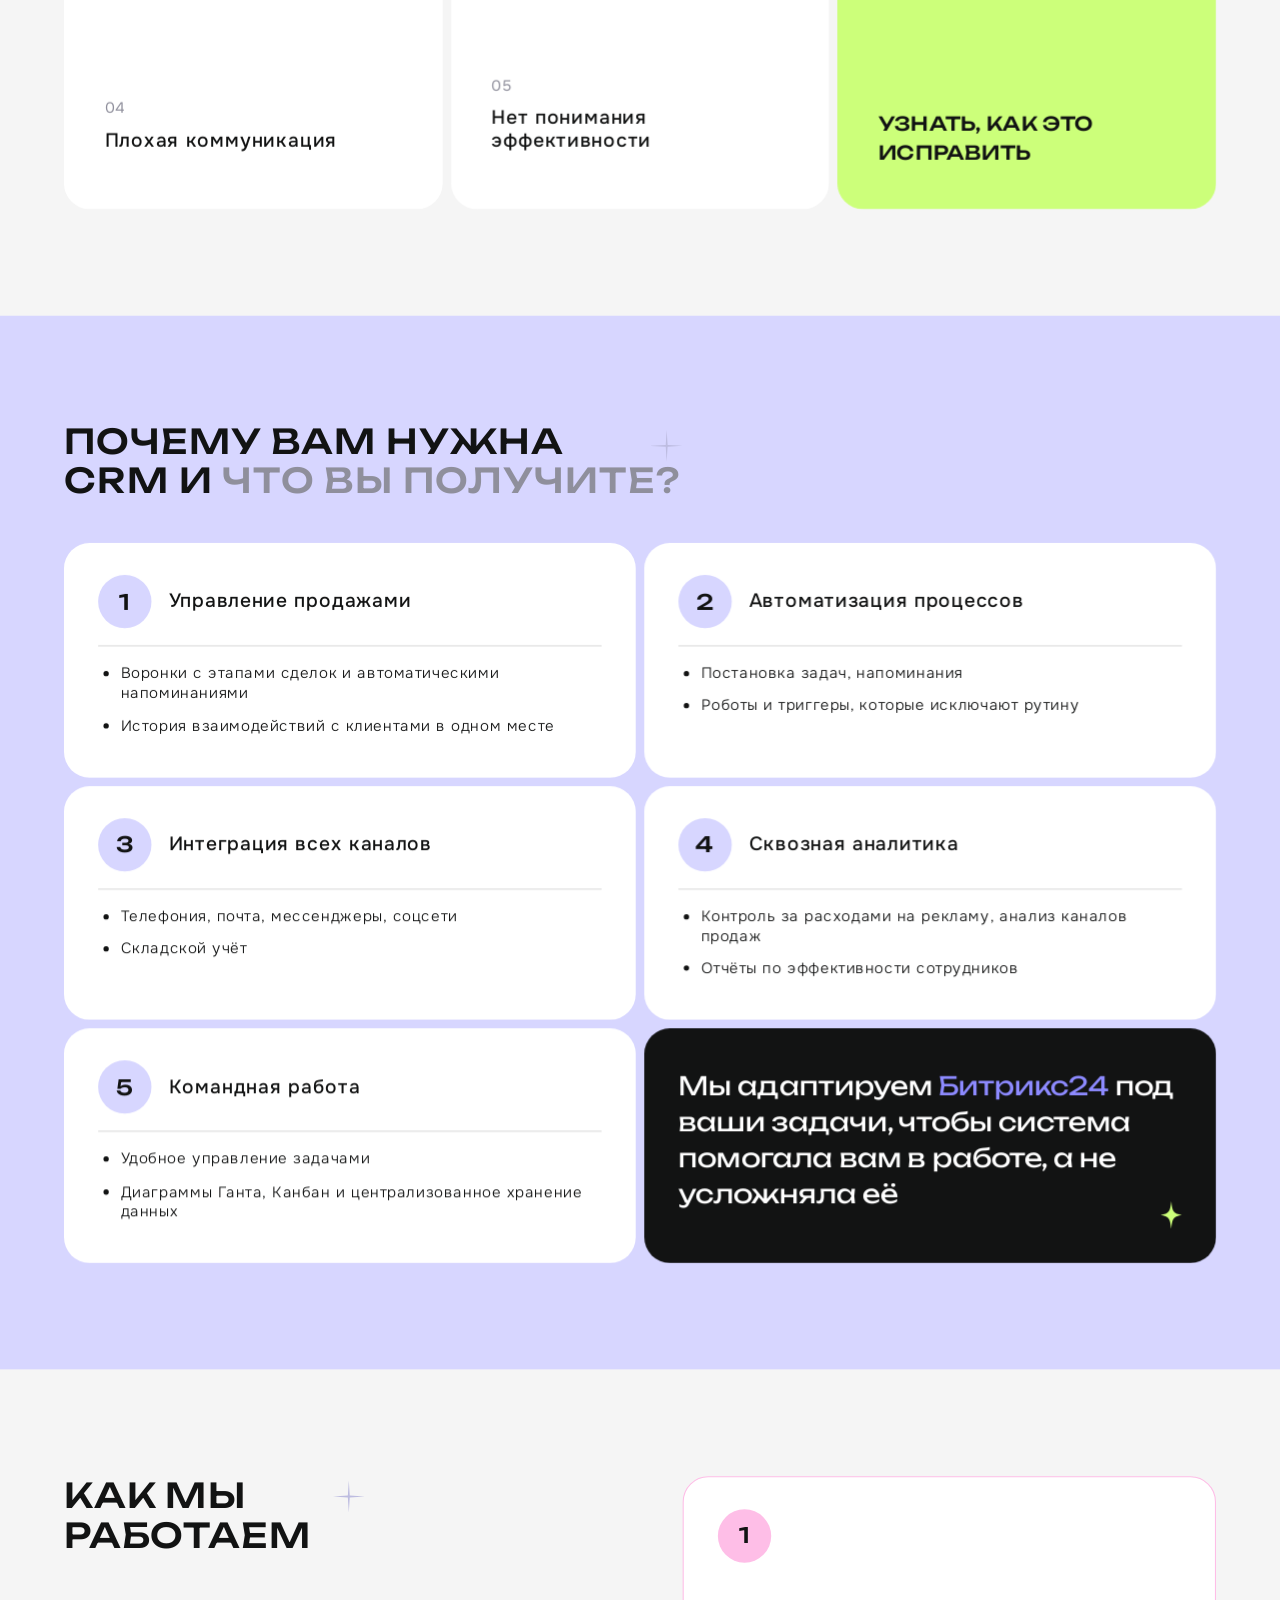
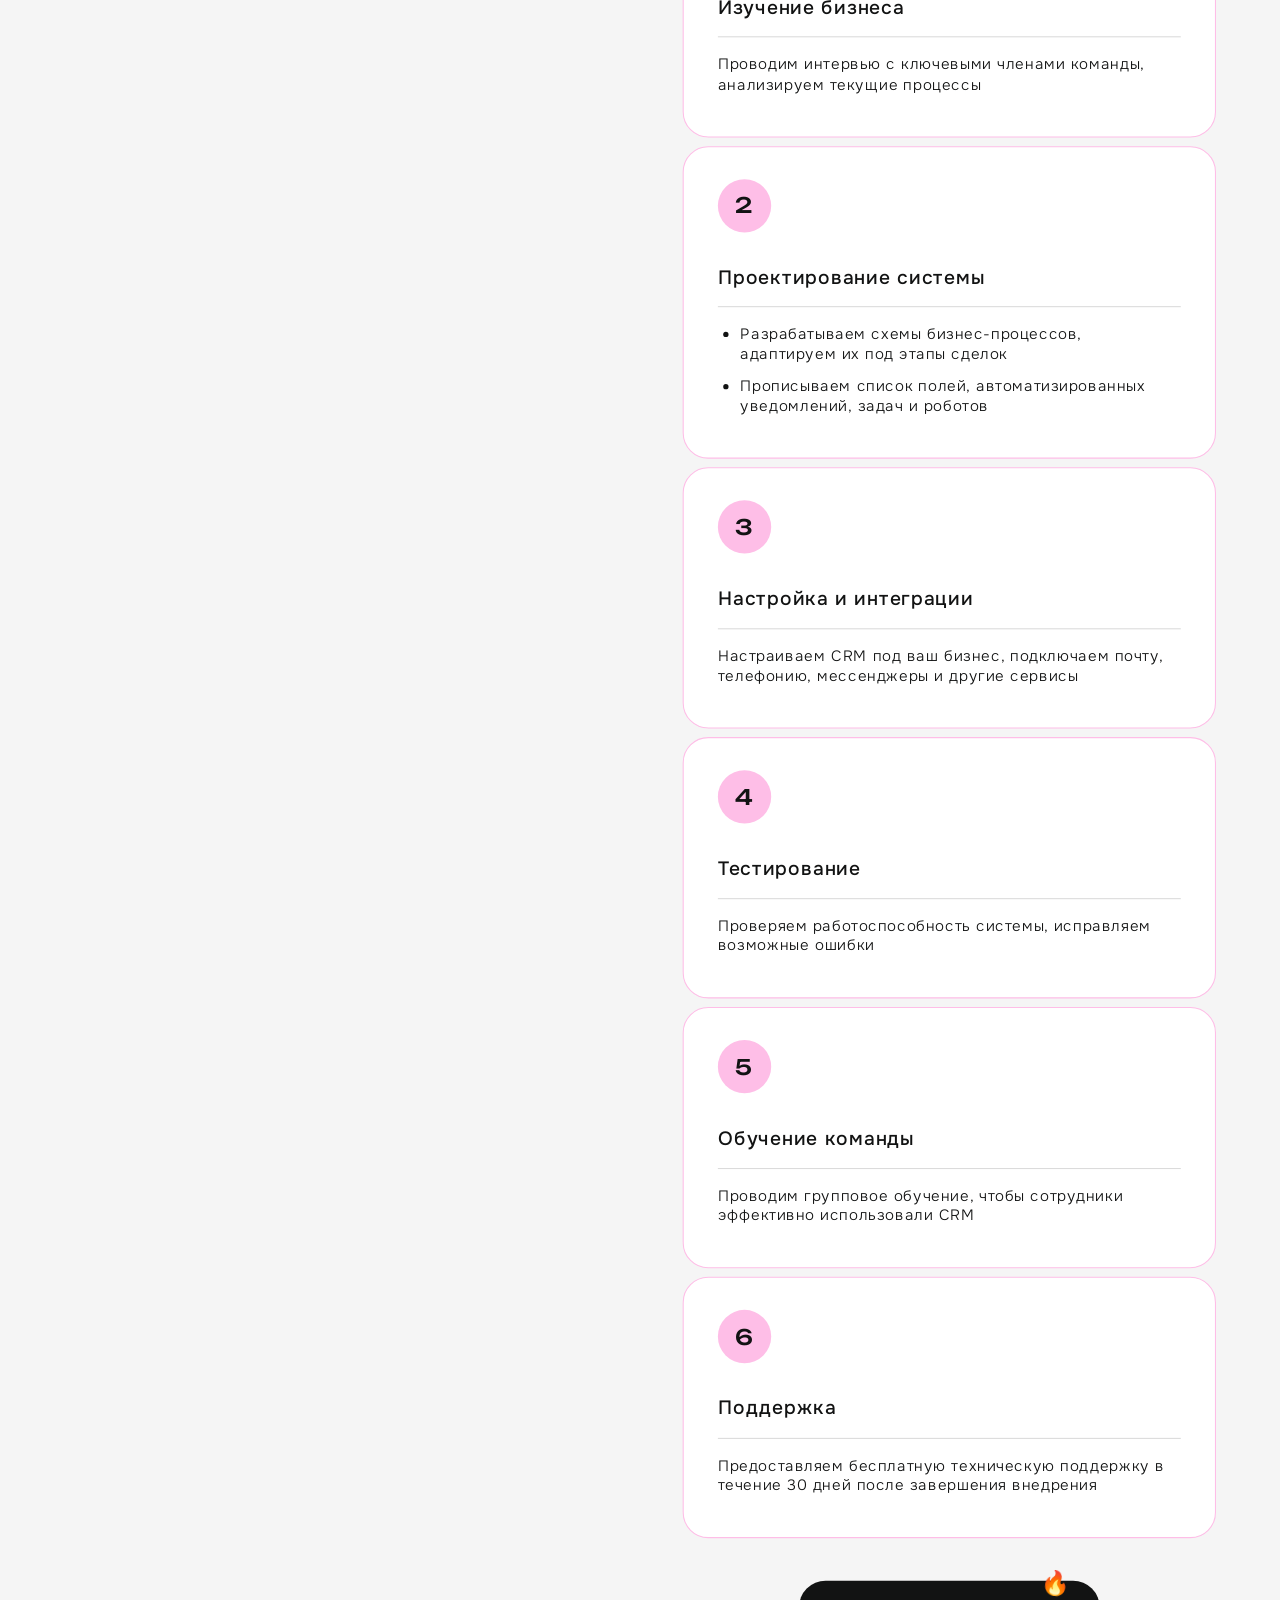
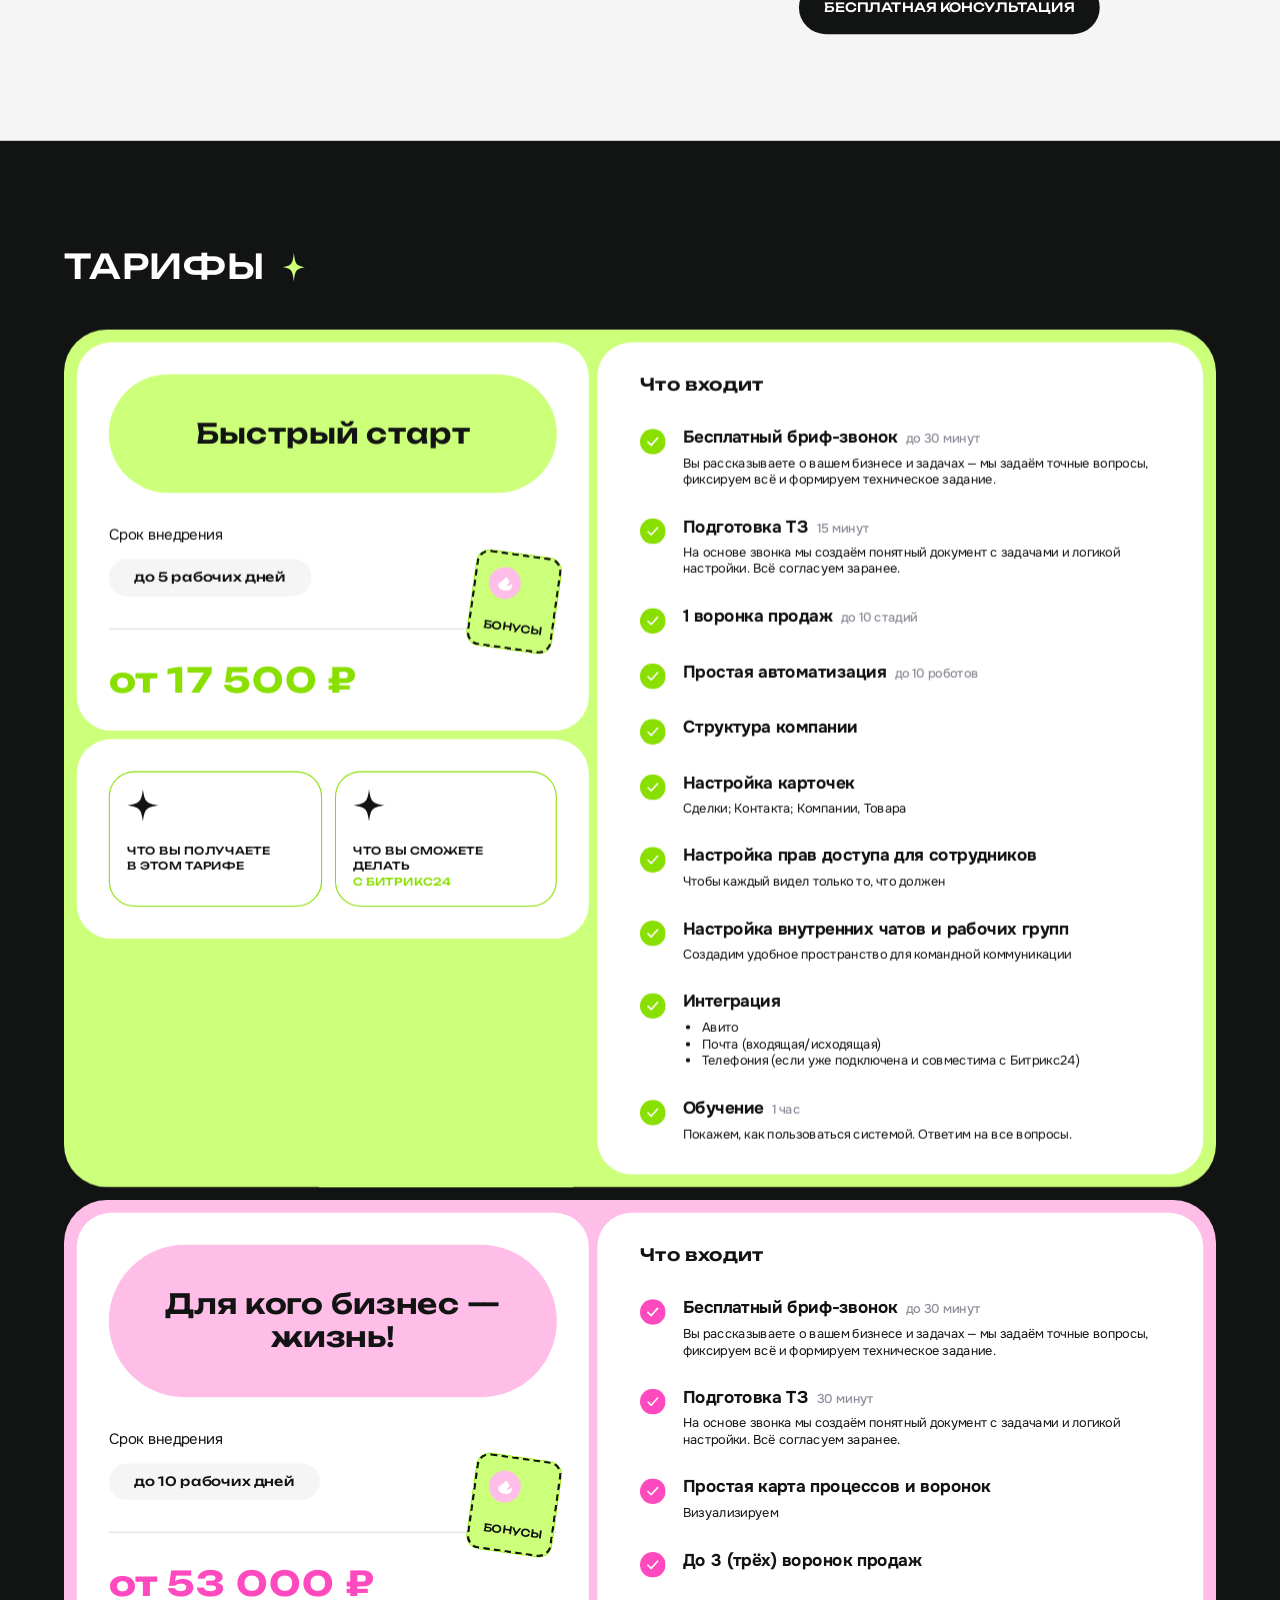
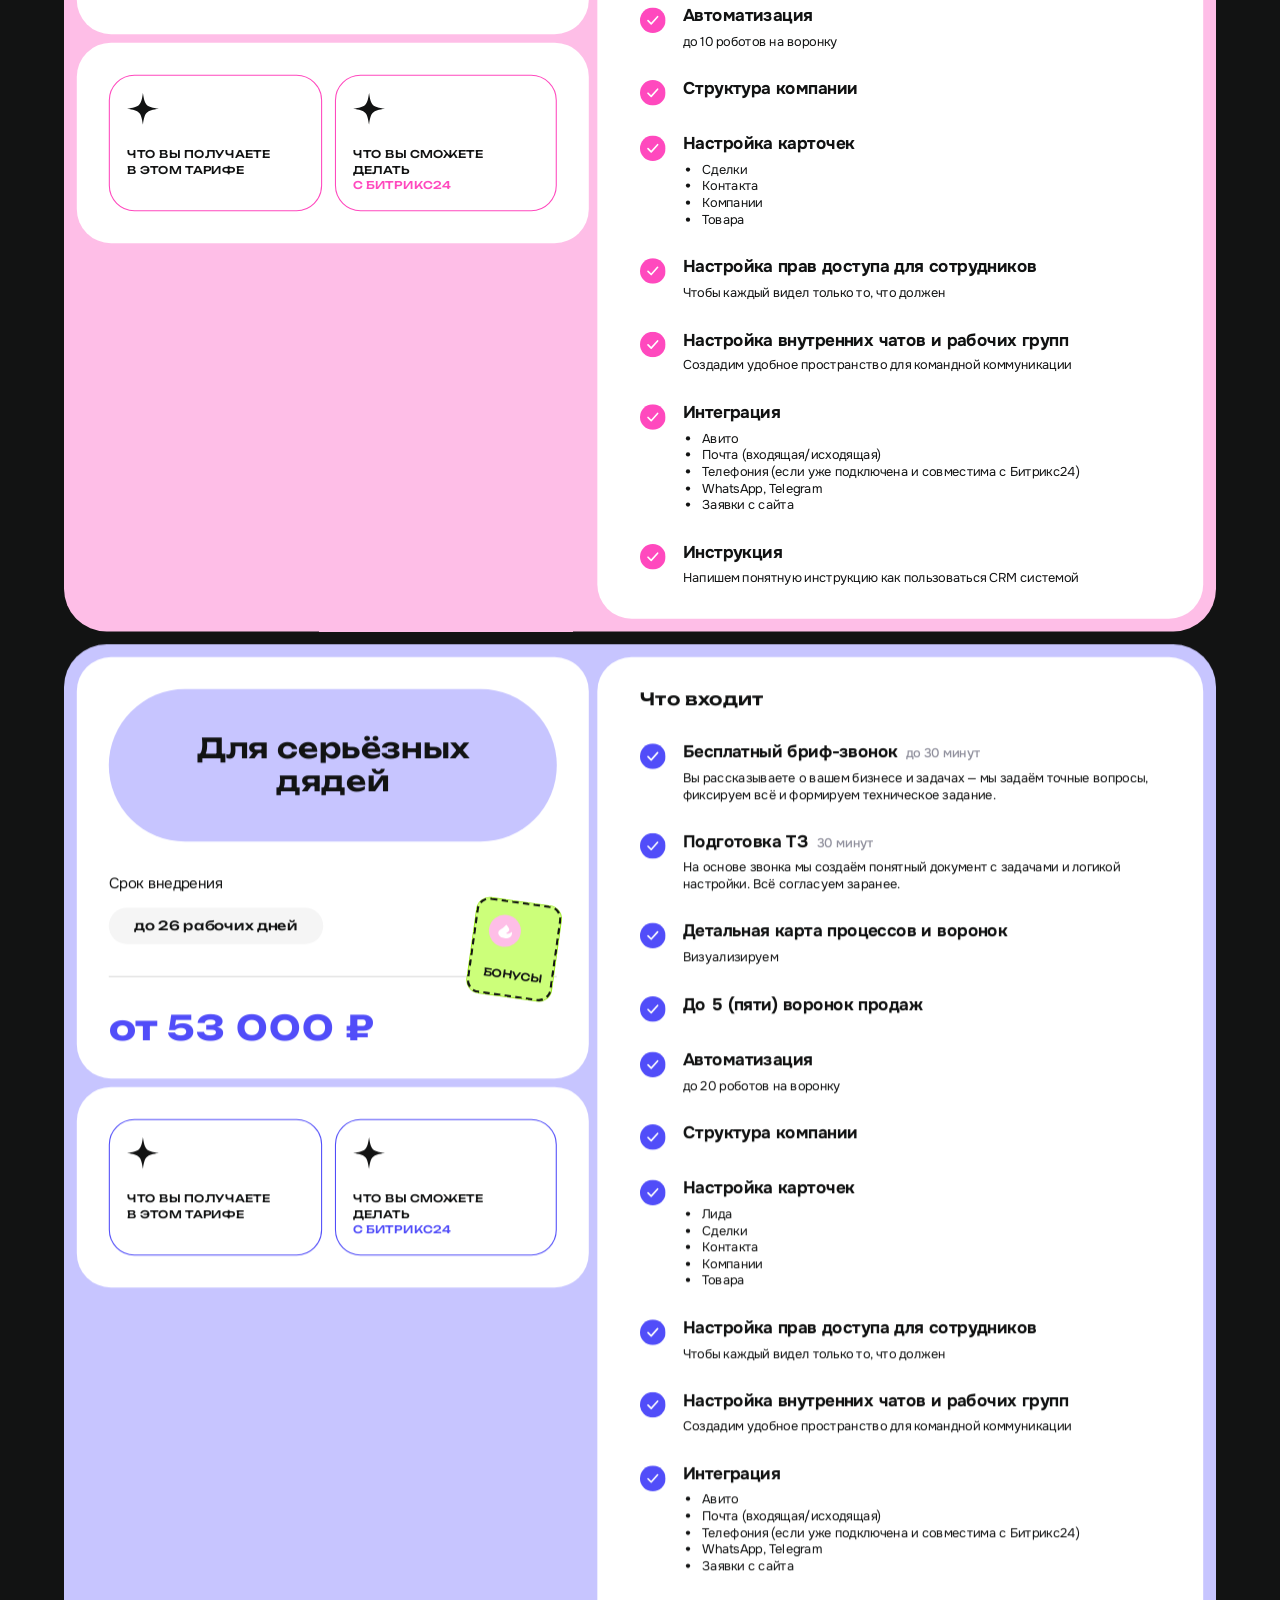
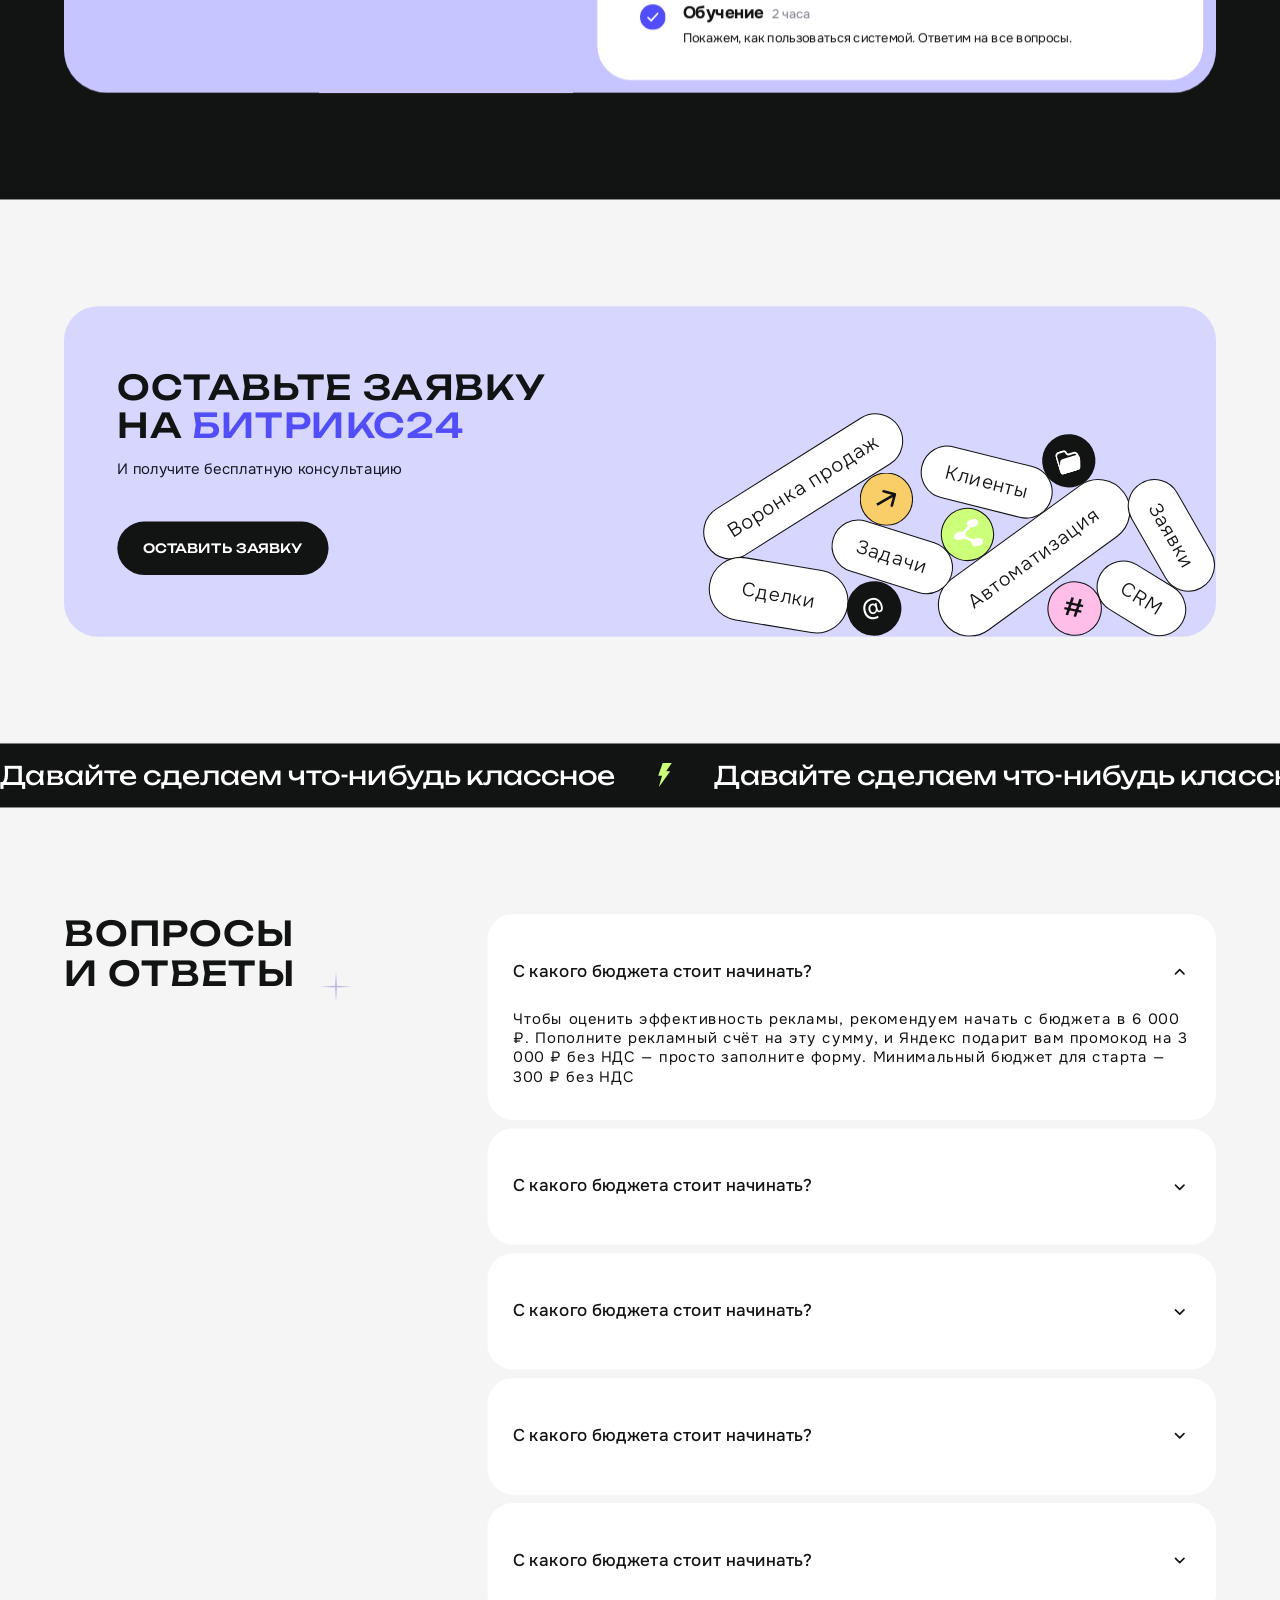
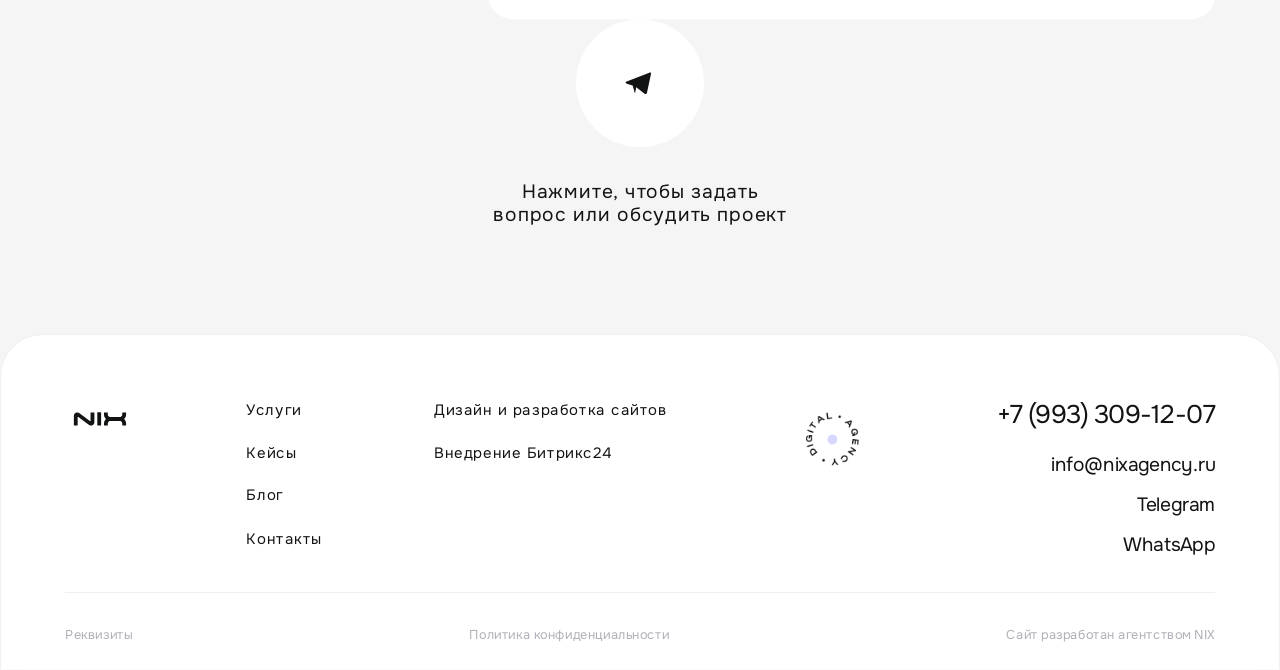
<file: bitrix24.html>
<!DOCTYPE html>
<html lang="ru">
<head>
  <meta charset="UTF-8" />
  <meta name="viewport" content="width=device-width, initial-scale=1.0" />
  <meta name="description" content="Внедрение Битрикс24 — NIX Agency настраивает CRM под ваш бизнес." />

  <title>Битрикс24 — NIX Agency</title>

  <link rel="preconnect" href="https://fonts.googleapis.com" />
  <link rel="preconnect" href="https://fonts.gstatic.com" crossorigin />
  <link
    href="https://fonts.googleapis.com/css2?family=Onest:wght@300;400;500&family=Unbounded:wght@200;400;500&display=swap"
    rel="stylesheet"
  />

  <link rel="stylesheet" href="css/design-system.css" />
  <link rel="stylesheet" href="css/main.css" />
  <link rel="stylesheet" href="css/bitrix24.css" />
</head>
<body>

<div class="page" id="scale-wrapper">

  <!-- ═══ HEADER (reused from index) ═══ -->
  <header class="header">
    <div class="container">
      <a href="index.html" class="header__logo">
        <img src="assets/logo.svg" alt="NIX Agency" />
      </a>

      <nav class="header__nav">
        <ul class="header__menu">
          <li><a href="index.html">Главная</a></li>
          <li><a href="index.html#services">Услуги</a></li>
          <li><a href="cases.html">Кейсы</a></li>
          <li><a href="blog.html">Блог</a></li>
          <li><a href="contacts.html">Контакты</a></li>
        </ul>
      </nav>

      <a href="#contacts" class="header__cta">
        связаться
        <svg width="26" height="26" viewBox="0 0 26 26" fill="none" aria-hidden="true">
          <path d="M7.5 18.5L18.5 7.5M18.5 7.5H10.5M18.5 7.5V15.5" stroke="currentColor" stroke-width="1.5" stroke-linecap="round" stroke-linejoin="round"/>
        </svg>
      </a>

      <button class="header__burger" type="button" aria-label="Меню">
        <svg width="24" height="24" viewBox="0 0 24 24" fill="none" xmlns="http://www.w3.org/2000/svg">
          <path d="M3 12H21M3 6H21M3 18H21" stroke="#121313" stroke-width="1.5" stroke-linecap="round" stroke-linejoin="round"/>
        </svg>
      </button>
    </div>
  </header>


  <!-- ═══ SERVICE HERO — Figma 20005156:175127 ═══ -->
  <section class="svc-hero" id="hero">
    <div class="container">
      <div class="svc-hero__row">

        <!-- Violet content card -->
        <div class="svc-hero__content">
          <div class="svc-hero__text">
            <h1 class="svc-hero__title">Настраиваем Битрикс24<br />под ваш бизнес</h1>
            <p class="svc-hero__subtitle">
              Внедряем CRM, изучаем и оптимизируем бизнес-процессы,<br />
              обучаем сотрудников
            </p>
          </div>

          <div class="svc-hero__actions">
            <a href="#contacts" class="svc-hero__cta">
              <span class="svc-hero__cta-full">Оставить заявку на внедрение</span>
              <span class="svc-hero__cta-short">Оставить заявку</span>
            </a>

            <div class="svc-hero__social">
              <a href="#" class="svc-hero__social-btn" aria-label="WhatsApp">
                <img src="assets/icons/whatsapp.svg" alt="" />
                <span class="svc-hero__social-info">
                  <span class="svc-hero__social-sub">Написать в</span>
                  <span class="svc-hero__social-name">whatsapp</span>
                </span>
              </a>
              <a href="https://t.me/" class="svc-hero__social-btn" target="_blank" rel="noopener noreferrer" aria-label="Telegram">
                <img src="assets/icons/telegram.svg" alt="" />
                <span class="svc-hero__social-info">
                  <span class="svc-hero__social-sub">Написать в</span>
                  <span class="svc-hero__social-name">Telegram</span>
                </span>
              </a>
            </div>
          </div>
        </div>

        <!-- Dark mockup card -->
        <div class="svc-hero__mockup">
          <picture>
            <source media="(max-width: 1199px)" srcset="assets/bitrix24-hero-mobile.png" />
            <img src="assets/bitrix24-hero.webp" alt="Битрикс24 на макбуке" />
          </picture>
        </div>

      </div>
    </div>
  </section>


  <!-- ═══ MARQUEE LINE — Figma 20005156:152998 ═══ -->
  <section class="marquee">
    <div class="marquee__track">
      <div class="marquee__content">
        <span class="marquee__text">DIGITAL AGENCY</span>
        <img class="marquee__icon" src="assets/icons/marquee-star.svg" alt="" />
        <span class="marquee__text">DIGITAL AGENCY</span>
        <img class="marquee__icon" src="assets/icons/marquee-star.svg" alt="" />
        <span class="marquee__text">DIGITAL AGENCY</span>
        <img class="marquee__icon" src="assets/icons/marquee-star.svg" alt="" />
        <span class="marquee__text">DIGITAL AGENCY</span>
        <img class="marquee__icon" src="assets/icons/marquee-star.svg" alt="" />
      </div>
      <div class="marquee__content" aria-hidden="true">
        <span class="marquee__text">DIGITAL AGENCY</span>
        <img class="marquee__icon" src="assets/icons/marquee-star.svg" alt="" />
        <span class="marquee__text">DIGITAL AGENCY</span>
        <img class="marquee__icon" src="assets/icons/marquee-star.svg" alt="" />
        <span class="marquee__text">DIGITAL AGENCY</span>
        <img class="marquee__icon" src="assets/icons/marquee-star.svg" alt="" />
        <span class="marquee__text">DIGITAL AGENCY</span>
        <img class="marquee__icon" src="assets/icons/marquee-star.svg" alt="" />
      </div>
    </div>
  </section>


  <!-- ═══ PROBLEMS — Figma 20005156:153006 ═══ -->
  <section class="problems" id="problems">
    <div class="container">

      <h2 class="problems__title">
        <span>Какие проблемы</span><br />
        <span class="problems__title-muted">решает Битрикс24</span>
      </h2>

      <div class="problems__star">
        <img src="assets/icons/star-why.svg" alt="" />
      </div>

      <div class="problems__grid">

        <!-- Row 1 -->
        <div class="problems__row">
          <article class="problems__card">
            <div class="problems__icon problems__icon--violet">
              <img src="assets/icons/sort-card.svg" alt="" class="problems__icon-img problems__icon-img--rotated" />
            </div>
            <div class="problems__body">
              <span class="problems__num">01</span>
              <h3 class="problems__card-title">Заявки теряются</h3>
              <div class="problems__reveal">
                <div class="problems__reveal-inner">
                  <hr class="problems__divider" />
                  <p class="problems__desc">Клиенты звонят, пишут в мессенджеры и соцсети, но менеджеры забывают их фиксировать</p>
                </div>
              </div>
            </div>
          </article>

          <article class="problems__card">
            <div class="problems__icon problems__icon--pink">
              <img src="assets/icons/flame.svg" alt="" class="problems__icon-img" />
            </div>
            <div class="problems__body">
              <span class="problems__num">02</span>
              <h3 class="problems__card-title">Нет прозрачности в продажах</h3>
              <div class="problems__reveal">
                <div class="problems__reveal-inner">
                  <hr class="problems__divider" />
                  <p class="problems__desc">Сложно понять, сколько сделок в работе и на каком этапе они находятся</p>
                </div>
              </div>
            </div>
          </article>

          <article class="problems__card">
            <div class="problems__icon problems__icon--orange">
              <img src="assets/icons/share.svg" alt="" class="problems__icon-img" />
            </div>
            <div class="problems__body">
              <span class="problems__num">03</span>
              <h3 class="problems__card-title">Ручная работа отнимает время</h3>
              <div class="problems__reveal">
                <div class="problems__reveal-inner">
                  <hr class="problems__divider" />
                  <p class="problems__desc">Постановка задач, напоминания и согласования занимают слишком много ресурсов</p>
                </div>
              </div>
            </div>
          </article>
        </div>

        <!-- Row 2 -->
        <div class="problems__row">
          <article class="problems__card">
            <div class="problems__icon problems__icon--pink">
              <img src="assets/icons/flame.svg" alt="" class="problems__icon-img" />
            </div>
            <div class="problems__body">
              <span class="problems__num">04</span>
              <h3 class="problems__card-title">Плохая коммуникация</h3>
              <div class="problems__reveal">
                <div class="problems__reveal-inner">
                  <hr class="problems__divider" />
                  <p class="problems__desc">Информация теряется в чатах, задачи остаются без ответа, дедлайны срываются</p>
                </div>
              </div>
            </div>
          </article>

          <article class="problems__card">
            <div class="problems__icon problems__icon--orange">
              <img src="assets/icons/share.svg" alt="" class="problems__icon-img" />
            </div>
            <div class="problems__body">
              <span class="problems__num">05</span>
              <h3 class="problems__card-title">Нет понимания эффективности</h3>
              <div class="problems__reveal">
                <div class="problems__reveal-inner">
                  <hr class="problems__divider" />
                  <p class="problems__desc">Руководители не видят, какие каналы приводят клиентов и как работают сотрудники</p>
                </div>
              </div>
            </div>
          </article>

          <!-- CTA tile -->
          <a href="#contacts" class="problems__card problems__card--cta">
            <div class="problems__cta-icon">
              <img src="assets/icons/arrow-up-right.svg" alt="" />
            </div>
            <span class="problems__cta-text">Узнать, как это исправить</span>
          </a>
        </div>

      </div>
    </div>
  </section>


  <!-- ═══ BENEFITS — Figma 20005156:153072 ═══ -->
  <section class="benefits" id="benefits">
    <div class="container">

      <h2 class="benefits__title">
        <span>Почему вам нужна<br />CRM и </span><span class="benefits__title-muted">что вы получите?</span>
      </h2>

      <div class="benefits__star">
        <img src="assets/icons/star-why.svg" alt="" />
      </div>

      <div class="benefits__grid">

        <div class="benefits__row">
          <article class="benefits__card">
            <div class="benefits__head">
              <div class="benefits__num">1</div>
              <h3 class="benefits__card-title">Управление продажами</h3>
            </div>
            <hr class="benefits__divider" />
            <ul class="benefits__list">
              <li>Воронки с этапами сделок и автоматическими напоминаниями</li>
              <li>История взаимодействий с клиентами в одном месте</li>
            </ul>
          </article>

          <article class="benefits__card">
            <div class="benefits__head">
              <div class="benefits__num">2</div>
              <h3 class="benefits__card-title">Автоматизация процессов</h3>
            </div>
            <hr class="benefits__divider" />
            <ul class="benefits__list">
              <li>Постановка задач, напоминания</li>
              <li>Роботы и триггеры, которые исключают рутину</li>
            </ul>
          </article>
        </div>

        <div class="benefits__row">
          <article class="benefits__card">
            <div class="benefits__head">
              <div class="benefits__num">3</div>
              <h3 class="benefits__card-title">Интеграция всех каналов</h3>
            </div>
            <hr class="benefits__divider" />
            <ul class="benefits__list">
              <li>Телефония, почта, мессенджеры, соцсети</li>
              <li>Складской учёт</li>
            </ul>
          </article>

          <article class="benefits__card">
            <div class="benefits__head">
              <div class="benefits__num">4</div>
              <h3 class="benefits__card-title">Сквозная аналитика</h3>
            </div>
            <hr class="benefits__divider" />
            <ul class="benefits__list">
              <li>Контроль за расходами на рекламу, анализ каналов продаж</li>
              <li>Отчёты по эффективности сотрудников</li>
            </ul>
          </article>
        </div>

        <div class="benefits__row">
          <article class="benefits__card">
            <div class="benefits__head">
              <div class="benefits__num">5</div>
              <h3 class="benefits__card-title">Командная работа</h3>
            </div>
            <hr class="benefits__divider" />
            <ul class="benefits__list">
              <li>Удобное управление задачами</li>
              <li>Диаграммы Ганта, Канбан и централизованное хранение данных</li>
            </ul>
          </article>

          <article class="benefits__card benefits__card--dark">
            <p class="benefits__quote">
              Мы адаптируем <span class="benefits__quote-accent">Битрикс24</span> под ваши задачи, чтобы система помогала вам в работе, а не усложняла её
            </p>
            <img class="benefits__quote-star" src="assets/icons/marquee-star.svg" alt="" />
          </article>
        </div>

      </div>
    </div>
  </section>


  <!-- ═══ PROCESS — Figma 20005156:153144 ═══ -->
  <section class="process" id="process">
    <div class="container">
      <div class="process__layout">

        <div class="process__title-wrap">
          <h2 class="process__title">Как мы<br />работаем</h2>
          <div class="process__star">
            <img src="assets/icons/star-why.svg" alt="" />
          </div>
        </div>

        <div class="process__right">
          <div class="process__cards">

            <article class="process__card">
              <div class="process__num">1</div>
              <div class="process__body">
                <h3 class="process__card-title">Изучение бизнеса</h3>
                <hr class="process__divider" />
                <p class="process__desc">Проводим интервью с ключевыми членами команды, анализируем текущие процессы</p>
              </div>
            </article>

            <article class="process__card">
              <div class="process__num">2</div>
              <div class="process__body">
                <h3 class="process__card-title">Проектирование системы</h3>
                <hr class="process__divider" />
                <ul class="process__list">
                  <li>Разрабатываем схемы бизнес-процессов, адаптируем их под этапы сделок</li>
                  <li>Прописываем список полей, автоматизированных уведомлений, задач и роботов</li>
                </ul>
              </div>
            </article>

            <article class="process__card">
              <div class="process__num">3</div>
              <div class="process__body">
                <h3 class="process__card-title">Настройка и интеграции</h3>
                <hr class="process__divider" />
                <p class="process__desc">Настраиваем CRM под ваш бизнес, подключаем почту, телефонию, мессенджеры и другие сервисы</p>
              </div>
            </article>

            <article class="process__card">
              <div class="process__num">4</div>
              <div class="process__body">
                <h3 class="process__card-title">Тестирование</h3>
                <hr class="process__divider" />
                <p class="process__desc">Проверяем работоспособность системы, исправляем возможные ошибки</p>
              </div>
            </article>

            <article class="process__card">
              <div class="process__num">5</div>
              <div class="process__body">
                <h3 class="process__card-title">Обучение команды</h3>
                <hr class="process__divider" />
                <p class="process__desc">Проводим групповое обучение, чтобы сотрудники эффективно использовали CRM</p>
              </div>
            </article>

            <article class="process__card">
              <div class="process__num">6</div>
              <div class="process__body">
                <h3 class="process__card-title">Поддержка</h3>
                <hr class="process__divider" />
                <p class="process__desc">Предоставляем бесплатную техническую поддержку в течение 30 дней после завершения внедрения</p>
              </div>
            </article>

          </div>

          <a href="#contacts" class="process__cta">
            <span class="process__cta-emoji">🔥</span>
            бесплатная консультация
          </a>
        </div>

      </div>
    </div>
  </section>


  <!-- ═══ PRICING — Figma 20005156:153213 ═══ -->
  <section class="pricing" id="pricing">
    <div class="container">

      <h2 class="pricing__title">
        тарифы
        <img class="pricing__title-star" src="assets/icons/marquee-star.svg" alt="" />
      </h2>

      <div class="pricing__list">

        <!-- ── Tariff 1 — Быстрый старт (lime) ─────────────── -->
        <article class="pricing__tariff pricing__tariff--lime">
          <div class="pricing__left">
            <div class="pricing__summary">
              <div class="pricing__name-pill"><span>Быстрый старт</span></div>
              <div class="pricing__term">
                <p class="pricing__term-label">Срок внедрения</p>
                <div class="pricing__term-pill">до 5 рабочих дней</div>
              </div>
              <hr class="pricing__divider" />
              <p class="pricing__price">от 17 500 ₽</p>

              <button class="pricing__bonus" type="button" data-popup="bonus">
                <div class="pricing__bonus-icon">
                  <img src="assets/icons/flame.svg" alt="" />
                </div>
                <span>Бонусы</span>
              </button>
            </div>

            <div class="pricing__cta">
              <button class="pricing__cta-btn" type="button" data-popup="received">
                <img class="pricing__cta-icon" src="assets/icons/sparkle.svg" alt="" />
                <span>Что вы получаете<br />в этом тарифе</span>
              </button>
              <button class="pricing__cta-btn" type="button" data-popup="bitrix">
                <img class="pricing__cta-icon" src="assets/icons/sparkle.svg" alt="" />
                <span>Что вы сможете делать<br /><em>с Битрикс24</em></span>
              </button>
              <button class="pricing__cta-btn pricing__cta-btn--bonus" type="button" data-popup="bonus">
                <img class="pricing__cta-icon" src="assets/icons/sparkle.svg" alt="" />
                <span>Бонусы</span>
              </button>
            </div>
          </div>

          <div class="pricing__included">
            <h3 class="pricing__included-title">Что входит</h3>
            <ul class="pricing__features">
              <li class="pricing__feature">
                <span class="pricing__check" aria-hidden="true"></span>
                <div class="pricing__feature-body">
                  <div class="pricing__feature-head">
                    <strong>Бесплатный бриф-звонок</strong>
                    <span class="pricing__feature-meta">до 30 минут</span>
                  </div>
                  <p>Вы рассказываете о вашем бизнесе и задачах — мы задаём точные вопросы, фиксируем всё и формируем техническое задание.</p>
                </div>
              </li>
              <li class="pricing__feature">
                <span class="pricing__check" aria-hidden="true"></span>
                <div class="pricing__feature-body">
                  <div class="pricing__feature-head">
                    <strong>Подготовка ТЗ</strong>
                    <span class="pricing__feature-meta">15 минут</span>
                  </div>
                  <p>На основе звонка мы создаём понятный документ с задачами и логикой настройки. Всё согласуем заранее.</p>
                </div>
              </li>
              <li class="pricing__feature">
                <span class="pricing__check" aria-hidden="true"></span>
                <div class="pricing__feature-body">
                  <div class="pricing__feature-head">
                    <strong>1 воронка продаж</strong>
                    <span class="pricing__feature-meta">до 10 стадий</span>
                  </div>
                </div>
              </li>
              <li class="pricing__feature">
                <span class="pricing__check" aria-hidden="true"></span>
                <div class="pricing__feature-body">
                  <div class="pricing__feature-head">
                    <strong>Простая автоматизация</strong>
                    <span class="pricing__feature-meta">до 10 роботов</span>
                  </div>
                </div>
              </li>
              <li class="pricing__feature">
                <span class="pricing__check" aria-hidden="true"></span>
                <div class="pricing__feature-body">
                  <div class="pricing__feature-head"><strong>Структура компании</strong></div>
                </div>
              </li>
              <li class="pricing__feature">
                <span class="pricing__check" aria-hidden="true"></span>
                <div class="pricing__feature-body">
                  <div class="pricing__feature-head"><strong>Настройка карточек</strong></div>
                  <p>Сделки; Контакта; Компании, Товара</p>
                </div>
              </li>
              <li class="pricing__feature">
                <span class="pricing__check" aria-hidden="true"></span>
                <div class="pricing__feature-body">
                  <div class="pricing__feature-head"><strong>Настройка прав доступа для сотрудников</strong></div>
                  <p>Чтобы каждый видел только то, что должен</p>
                </div>
              </li>
              <li class="pricing__feature">
                <span class="pricing__check" aria-hidden="true"></span>
                <div class="pricing__feature-body">
                  <div class="pricing__feature-head"><strong>Настройка внутренних чатов и рабочих групп</strong></div>
                  <p>Создадим удобное пространство для командной коммуникации</p>
                </div>
              </li>
              <li class="pricing__feature">
                <span class="pricing__check" aria-hidden="true"></span>
                <div class="pricing__feature-body">
                  <div class="pricing__feature-head"><strong>Интеграция</strong></div>
                  <ul class="pricing__sub">
                    <li>Авито</li>
                    <li>Почта (входящая/исходящая)</li>
                    <li>Телефония (если уже подключена и совместима с Битрикс24)</li>
                  </ul>
                </div>
              </li>
              <li class="pricing__feature">
                <span class="pricing__check" aria-hidden="true"></span>
                <div class="pricing__feature-body">
                  <div class="pricing__feature-head">
                    <strong>Обучение</strong>
                    <span class="pricing__feature-meta">1 час</span>
                  </div>
                  <p>Покажем, как пользоваться системой. Ответим на все вопросы.</p>
                </div>
              </li>
            </ul>
          </div>
        </article>

        <!-- ── Tariff 2 — Для кого бизнес — жизнь! (pink) ──── -->
        <article class="pricing__tariff pricing__tariff--pink">
          <div class="pricing__left">
            <div class="pricing__summary">
              <div class="pricing__name-pill"><span>Для кого бизнес — жизнь!</span></div>
              <div class="pricing__term">
                <p class="pricing__term-label">Срок внедрения</p>
                <div class="pricing__term-pill">до 10 рабочих дней</div>
              </div>
              <hr class="pricing__divider" />
              <p class="pricing__price">от 53 000 ₽</p>

              <button class="pricing__bonus" type="button" data-popup="bonus" data-bonus-days="14">
                <div class="pricing__bonus-icon">
                  <img src="assets/icons/flame.svg" alt="" />
                </div>
                <span>Бонусы</span>
              </button>
            </div>

            <div class="pricing__cta">
              <button class="pricing__cta-btn" type="button" data-popup="received">
                <img class="pricing__cta-icon" src="assets/icons/sparkle.svg" alt="" />
                <span>Что вы получаете<br />в этом тарифе</span>
              </button>
              <button class="pricing__cta-btn" type="button" data-popup="bitrix">
                <img class="pricing__cta-icon" src="assets/icons/sparkle.svg" alt="" />
                <span>Что вы сможете делать<br /><em>с Битрикс24</em></span>
              </button>
              <button class="pricing__cta-btn pricing__cta-btn--bonus" type="button" data-popup="bonus" data-bonus-days="14">
                <img class="pricing__cta-icon" src="assets/icons/sparkle.svg" alt="" />
                <span>Бонусы</span>
              </button>
            </div>
          </div>

          <div class="pricing__included">
            <h3 class="pricing__included-title">Что входит</h3>
            <ul class="pricing__features">
              <li class="pricing__feature">
                <span class="pricing__check" aria-hidden="true"></span>
                <div class="pricing__feature-body">
                  <div class="pricing__feature-head">
                    <strong>Бесплатный бриф-звонок</strong>
                    <span class="pricing__feature-meta">до 30 минут</span>
                  </div>
                  <p>Вы рассказываете о вашем бизнесе и задачах — мы задаём точные вопросы, фиксируем всё и формируем техническое задание.</p>
                </div>
              </li>
              <li class="pricing__feature">
                <span class="pricing__check" aria-hidden="true"></span>
                <div class="pricing__feature-body">
                  <div class="pricing__feature-head">
                    <strong>Подготовка ТЗ</strong>
                    <span class="pricing__feature-meta">30 минут</span>
                  </div>
                  <p>На основе звонка мы создаём понятный документ с задачами и логикой настройки. Всё согласуем заранее.</p>
                </div>
              </li>
              <li class="pricing__feature">
                <span class="pricing__check" aria-hidden="true"></span>
                <div class="pricing__feature-body">
                  <div class="pricing__feature-head"><strong>Простая карта процессов и воронок</strong></div>
                  <p>Визуализируем</p>
                </div>
              </li>
              <li class="pricing__feature">
                <span class="pricing__check" aria-hidden="true"></span>
                <div class="pricing__feature-body">
                  <div class="pricing__feature-head"><strong>До 3 (трёх) воронок продаж</strong></div>
                </div>
              </li>
              <li class="pricing__feature">
                <span class="pricing__check" aria-hidden="true"></span>
                <div class="pricing__feature-body">
                  <div class="pricing__feature-head"><strong>Автоматизация</strong></div>
                  <p>до 10 роботов на воронку</p>
                </div>
              </li>
              <li class="pricing__feature">
                <span class="pricing__check" aria-hidden="true"></span>
                <div class="pricing__feature-body">
                  <div class="pricing__feature-head"><strong>Структура компании</strong></div>
                </div>
              </li>
              <li class="pricing__feature">
                <span class="pricing__check" aria-hidden="true"></span>
                <div class="pricing__feature-body">
                  <div class="pricing__feature-head"><strong>Настройка карточек</strong></div>
                  <ul class="pricing__sub">
                    <li>Сделки</li>
                    <li>Контакта</li>
                    <li>Компании</li>
                    <li>Товара</li>
                  </ul>
                </div>
              </li>
              <li class="pricing__feature">
                <span class="pricing__check" aria-hidden="true"></span>
                <div class="pricing__feature-body">
                  <div class="pricing__feature-head"><strong>Настройка прав доступа для сотрудников</strong></div>
                  <p>Чтобы каждый видел только то, что должен</p>
                </div>
              </li>
              <li class="pricing__feature">
                <span class="pricing__check" aria-hidden="true"></span>
                <div class="pricing__feature-body">
                  <div class="pricing__feature-head"><strong>Настройка внутренних чатов и рабочих групп</strong></div>
                  <p>Создадим удобное пространство для командной коммуникации</p>
                </div>
              </li>
              <li class="pricing__feature">
                <span class="pricing__check" aria-hidden="true"></span>
                <div class="pricing__feature-body">
                  <div class="pricing__feature-head"><strong>Интеграция</strong></div>
                  <ul class="pricing__sub">
                    <li>Авито</li>
                    <li>Почта (входящая/исходящая)</li>
                    <li>Телефония (если уже подключена и совместима с Битрикс24)</li>
                    <li>WhatsApp, Telegram</li>
                    <li>Заявки с сайта</li>
                  </ul>
                </div>
              </li>
              <li class="pricing__feature">
                <span class="pricing__check" aria-hidden="true"></span>
                <div class="pricing__feature-body">
                  <div class="pricing__feature-head"><strong>Инструкция</strong></div>
                  <p>Напишем понятную инструкцию как пользоваться CRM системой</p>
                </div>
              </li>
            </ul>
          </div>
        </article>

        <!-- ── Tariff 3 — Для серьёзных дядей (violet) ───── -->
        <article class="pricing__tariff pricing__tariff--violet">
          <div class="pricing__left">
            <div class="pricing__summary">
              <div class="pricing__name-pill"><span>Для серьёзных дядей</span></div>
              <div class="pricing__term">
                <p class="pricing__term-label">Срок внедрения</p>
                <div class="pricing__term-pill">до 26 рабочих дней</div>
              </div>
              <hr class="pricing__divider" />
              <p class="pricing__price">от 53 000 ₽</p>

              <button class="pricing__bonus" type="button" data-popup="bonus" data-bonus-days="14">
                <div class="pricing__bonus-icon">
                  <img src="assets/icons/flame.svg" alt="" />
                </div>
                <span>Бонусы</span>
              </button>
            </div>

            <div class="pricing__cta">
              <button class="pricing__cta-btn" type="button" data-popup="received">
                <img class="pricing__cta-icon" src="assets/icons/sparkle.svg" alt="" />
                <span>Что вы получаете<br />в этом тарифе</span>
              </button>
              <button class="pricing__cta-btn" type="button" data-popup="bitrix">
                <img class="pricing__cta-icon" src="assets/icons/sparkle.svg" alt="" />
                <span>Что вы сможете делать<br /><em>с Битрикс24</em></span>
              </button>
              <button class="pricing__cta-btn pricing__cta-btn--bonus" type="button" data-popup="bonus" data-bonus-days="14">
                <img class="pricing__cta-icon" src="assets/icons/sparkle.svg" alt="" />
                <span>Бонусы</span>
              </button>
            </div>
          </div>

          <div class="pricing__included">
            <h3 class="pricing__included-title">Что входит</h3>
            <ul class="pricing__features">
              <li class="pricing__feature">
                <span class="pricing__check" aria-hidden="true"></span>
                <div class="pricing__feature-body">
                  <div class="pricing__feature-head">
                    <strong>Бесплатный бриф-звонок</strong>
                    <span class="pricing__feature-meta">до 30 минут</span>
                  </div>
                  <p>Вы рассказываете о вашем бизнесе и задачах — мы задаём точные вопросы, фиксируем всё и формируем техническое задание.</p>
                </div>
              </li>
              <li class="pricing__feature">
                <span class="pricing__check" aria-hidden="true"></span>
                <div class="pricing__feature-body">
                  <div class="pricing__feature-head">
                    <strong>Подготовка ТЗ</strong>
                    <span class="pricing__feature-meta">30 минут</span>
                  </div>
                  <p>На основе звонка мы создаём понятный документ с задачами и логикой настройки. Всё согласуем заранее.</p>
                </div>
              </li>
              <li class="pricing__feature">
                <span class="pricing__check" aria-hidden="true"></span>
                <div class="pricing__feature-body">
                  <div class="pricing__feature-head"><strong>Детальная карта процессов и воронок</strong></div>
                  <p>Визуализируем</p>
                </div>
              </li>
              <li class="pricing__feature">
                <span class="pricing__check" aria-hidden="true"></span>
                <div class="pricing__feature-body">
                  <div class="pricing__feature-head"><strong>До 5 (пяти) воронок продаж</strong></div>
                </div>
              </li>
              <li class="pricing__feature">
                <span class="pricing__check" aria-hidden="true"></span>
                <div class="pricing__feature-body">
                  <div class="pricing__feature-head"><strong>Автоматизация</strong></div>
                  <p>до 20 роботов на воронку</p>
                </div>
              </li>
              <li class="pricing__feature">
                <span class="pricing__check" aria-hidden="true"></span>
                <div class="pricing__feature-body">
                  <div class="pricing__feature-head"><strong>Структура компании</strong></div>
                </div>
              </li>
              <li class="pricing__feature">
                <span class="pricing__check" aria-hidden="true"></span>
                <div class="pricing__feature-body">
                  <div class="pricing__feature-head"><strong>Настройка карточек</strong></div>
                  <ul class="pricing__sub">
                    <li>Лида</li>
                    <li>Сделки</li>
                    <li>Контакта</li>
                    <li>Компании</li>
                    <li>Товара</li>
                  </ul>
                </div>
              </li>
              <li class="pricing__feature">
                <span class="pricing__check" aria-hidden="true"></span>
                <div class="pricing__feature-body">
                  <div class="pricing__feature-head"><strong>Настройка прав доступа для сотрудников</strong></div>
                  <p>Чтобы каждый видел только то, что должен</p>
                </div>
              </li>
              <li class="pricing__feature">
                <span class="pricing__check" aria-hidden="true"></span>
                <div class="pricing__feature-body">
                  <div class="pricing__feature-head"><strong>Настройка внутренних чатов и рабочих групп</strong></div>
                  <p>Создадим удобное пространство для командной коммуникации</p>
                </div>
              </li>
              <li class="pricing__feature">
                <span class="pricing__check" aria-hidden="true"></span>
                <div class="pricing__feature-body">
                  <div class="pricing__feature-head"><strong>Интеграция</strong></div>
                  <ul class="pricing__sub">
                    <li>Авито</li>
                    <li>Почта (входящая/исходящая)</li>
                    <li>Телефония (если уже подключена и совместима с Битрикс24)</li>
                    <li>WhatsApp, Telegram</li>
                    <li>Заявки с сайта</li>
                  </ul>
                </div>
              </li>
              <li class="pricing__feature">
                <span class="pricing__check" aria-hidden="true"></span>
                <div class="pricing__feature-body">
                  <div class="pricing__feature-head">
                    <strong>Обучение</strong>
                    <span class="pricing__feature-meta">2 часа</span>
                  </div>
                  <p>Покажем, как пользоваться системой. Ответим на все вопросы.</p>
                </div>
              </li>
            </ul>
          </div>
        </article>

      </div>
    </div>
  </section>


  <!-- ═══ CONTACT CTA — Figma 20005156:153787 ═══ -->
  <section class="contact-cta" id="contact-cta">
    <div class="container">
      <div class="contact-cta__card">

        <div class="contact-cta__content">
          <div class="contact-cta__text">
            <h2 class="contact-cta__title">Оставьте заявку<br>на <span>битрикс24</span></h2>
            <p class="contact-cta__subtitle">И получите бесплатную консультацию</p>
          </div>
          <button class="contact-cta__btn" type="button" data-popup="received">Оставить заявку</button>
        </div>

        <div class="contact-cta__tags" aria-hidden="true">
          <div class="contact-cta__pill contact-cta__pill--funnel"><span>Воронка продаж</span></div>
          <div class="contact-cta__pill contact-cta__pill--clients"><span>Клиенты</span></div>
          <div class="contact-cta__pill contact-cta__pill--auto"><span>Автоматизация</span></div>
          <div class="contact-cta__pill contact-cta__pill--tasks"><span>Задачи</span></div>
          <div class="contact-cta__pill contact-cta__pill--deals"><span>Сделки</span></div>
          <div class="contact-cta__pill contact-cta__pill--requests"><span>Заявки</span></div>
          <div class="contact-cta__pill contact-cta__pill--crm"><span>CRM</span></div>

          <div class="contact-cta__badge contact-cta__badge--folder"><span><img src="assets/icons/folder.svg" alt=""></span></div>
          <div class="contact-cta__badge contact-cta__badge--share"><span><img src="assets/icons/share.svg" alt=""></span></div>
          <div class="contact-cta__badge contact-cta__badge--at"><span>@</span></div>
          <div class="contact-cta__badge contact-cta__badge--hash"><span>#</span></div>

          <img class="contact-cta__phone" src="assets/icons/phone-lime.svg" alt="">
        </div>

      </div>
    </div>
  </section>


  <!-- ═══ MARQUEE LINE 2 — Figma 20005156:153782 ═══ -->
  <section class="marquee">
    <div class="marquee__track">
      <div class="marquee__content">
        <span class="marquee__text">Давайте сделаем что-нибудь классное</span>
        <img class="marquee__icon marquee__icon--lightning" src="assets/icons/marquee-lightning.svg" alt="" />
        <span class="marquee__text">Давайте сделаем что-нибудь классное</span>
        <img class="marquee__icon marquee__icon--lightning" src="assets/icons/marquee-lightning.svg" alt="" />
        <span class="marquee__text">Давайте сделаем что-нибудь классное</span>
        <img class="marquee__icon marquee__icon--lightning" src="assets/icons/marquee-lightning.svg" alt="" />
      </div>
      <div class="marquee__content" aria-hidden="true">
        <span class="marquee__text">Давайте сделаем что-нибудь классное</span>
        <img class="marquee__icon marquee__icon--lightning" src="assets/icons/marquee-lightning.svg" alt="" />
        <span class="marquee__text">Давайте сделаем что-нибудь классное</span>
        <img class="marquee__icon marquee__icon--lightning" src="assets/icons/marquee-lightning.svg" alt="" />
        <span class="marquee__text">Давайте сделаем что-нибудь классное</span>
        <img class="marquee__icon marquee__icon--lightning" src="assets/icons/marquee-lightning.svg" alt="" />
      </div>
    </div>
  </section>


  <!-- ═══ FAQ — Figma 20005189:234689 ═══ -->
  <section class="faq" id="faq">
    <div class="container faq__row">
      <div class="faq__heading">
        <h2 class="faq__title">Вопросы<br>и ответы</h2>
        <img class="faq__star" src="assets/icons/star.svg" alt="" aria-hidden="true" />
      </div>
      <div class="faq__list">

        <details class="faq__item" open>
          <summary class="faq__question">
            <span>С какого бюджета стоит начинать?</span>
            <svg class="faq__chevron" width="20" height="20" viewBox="0 0 20 20" fill="none" aria-hidden="true">
              <path d="M6 8l4 4 4-4" stroke="#121313" stroke-width="1.5" stroke-linecap="round" stroke-linejoin="round"/>
            </svg>
          </summary>
          <div class="faq__answer">
            <p>Чтобы оценить эффективность рекламы, рекомендуем начать с бюджета в 6 000 ₽. Пополните рекламный счёт на эту сумму, и Яндекс подарит вам промокод на 3 000 ₽ без НДС — просто заполните форму. Минимальный бюджет для старта — 300 ₽ без НДС</p>
          </div>
        </details>

        <details class="faq__item">
          <summary class="faq__question">
            <span>С какого бюджета стоит начинать?</span>
            <svg class="faq__chevron" width="20" height="20" viewBox="0 0 20 20" fill="none" aria-hidden="true">
              <path d="M6 8l4 4 4-4" stroke="#121313" stroke-width="1.5" stroke-linecap="round" stroke-linejoin="round"/>
            </svg>
          </summary>
          <div class="faq__answer">
            <p>Чтобы оценить эффективность рекламы, рекомендуем начать с бюджета в 6 000 ₽.</p>
          </div>
        </details>

        <details class="faq__item">
          <summary class="faq__question">
            <span>С какого бюджета стоит начинать?</span>
            <svg class="faq__chevron" width="20" height="20" viewBox="0 0 20 20" fill="none" aria-hidden="true">
              <path d="M6 8l4 4 4-4" stroke="#121313" stroke-width="1.5" stroke-linecap="round" stroke-linejoin="round"/>
            </svg>
          </summary>
          <div class="faq__answer">
            <p>Чтобы оценить эффективность рекламы, рекомендуем начать с бюджета в 6 000 ₽.</p>
          </div>
        </details>

        <details class="faq__item">
          <summary class="faq__question">
            <span>С какого бюджета стоит начинать?</span>
            <svg class="faq__chevron" width="20" height="20" viewBox="0 0 20 20" fill="none" aria-hidden="true">
              <path d="M6 8l4 4 4-4" stroke="#121313" stroke-width="1.5" stroke-linecap="round" stroke-linejoin="round"/>
            </svg>
          </summary>
          <div class="faq__answer">
            <p>Чтобы оценить эффективность рекламы, рекомендуем начать с бюджета в 6 000 ₽.</p>
          </div>
        </details>

        <details class="faq__item">
          <summary class="faq__question">
            <span>С какого бюджета стоит начинать?</span>
            <svg class="faq__chevron" width="20" height="20" viewBox="0 0 20 20" fill="none" aria-hidden="true">
              <path d="M6 8l4 4 4-4" stroke="#121313" stroke-width="1.5" stroke-linecap="round" stroke-linejoin="round"/>
            </svg>
          </summary>
          <div class="faq__answer">
            <p>Чтобы оценить эффективность рекламы, рекомендуем начать с бюджета в 6 000 ₽.</p>
          </div>
        </details>

      </div>
    </div>
  </section>


  <!-- ═══ TELEGRAM CTA — Figma 20005156:155370 ═══ -->
  <section class="telegram-cta">
    <a href="https://t.me/" class="telegram-cta__link" target="_blank" rel="noopener noreferrer">
      <div class="telegram-cta__circle">
        <svg width="40" height="40" viewBox="0 0 40 40" fill="none" xmlns="http://www.w3.org/2000/svg">
          <path d="M30.4 10.8L26.5 29.2C26.5 29.2 25.9 30.7 24.3 30L16.5 23.8L13.1 22.2L7.5 20.4C7.5 20.4 6.6 20.1 6.5 19.4C6.4 18.7 7.5 18.3 7.5 18.3L28.7 10.2C28.7 10.2 30.4 9.5 30.4 10.8Z" fill="#121313"/>
          <path d="M15.4 29.3C15.4 29.3 15.1 29.3 14.8 28.2C14.5 27.1 13.1 22.2 13.1 22.2L25.5 14.4C25.5 14.4 26.2 14 26.2 14.4C26.2 14.4 26.2 14.6 25.5 15.2C24.8 15.8 16.6 23.3 16.6 23.3" fill="#121313"/>
        </svg>
      </div>
      <p class="telegram-cta__text">Нажмите, чтобы задать вопрос или&nbsp;обсудить проект</p>
    </a>
  </section>


  <!-- ═══ FOOTER — Figma 20005156:153820 ═══ -->
  <footer class="footer">
    <div class="container footer__inner">
    <div class="footer__content">
      <!-- Logo -->
      <a href="index.html" class="footer__logo">
        <img src="assets/logo.svg" alt="NIX" />
      </a>

      <!-- Menu -->
      <nav class="footer__menu">
        <a href="index.html#services" class="footer__menu-link">Услуги</a>
        <a href="cases.html" class="footer__menu-link">Кейсы</a>
        <a href="blog.html" class="footer__menu-link">Блог</a>
        <a href="contacts.html" class="footer__menu-link">Контакты</a>
      </nav>

      <!-- Services -->
      <div class="footer__services">
        <a href="design.html" class="footer__services-item">Дизайн и разработка сайтов</a>
        <a href="bitrix24.html" class="footer__services-item">Внедрение Битрикс24</a>
      </div>

      <!-- Circle badge -->
      <div class="footer__circle rotating-badge">
        <img src="assets/digital.png" alt="Digital Agency" />
      </div>

      <!-- Contact -->
      <div class="footer__contact">
        <a href="tel:+79933091207" class="footer__phone">+7 (993) 309-12-07</a>
        <div class="footer__social">
          <a href="mailto:info@nixagency.ru" class="footer__social-link">info@nixagency.ru</a>
          <a href="https://t.me/nix_agency" class="footer__social-link" target="_blank" rel="noopener noreferrer">Telegram</a>
          <a href="https://wa.me/79933091207?text=" class="footer__social-link" target="_blank" rel="noopener noreferrer">WhatsApp</a>
        </div>
      </div>
    </div>

    <!-- Divider -->
    <hr class="footer__divider" />

    <!-- Bottom row -->
    <div class="footer__bottom">
      <a href="#" class="footer__bottom-link">Реквизиты</a>
      <a href="#" class="footer__bottom-link">Политика конфиденциальности</a>
      <span class="footer__bottom-link">Сайт разработан агентством NIX</span>
    </div>
    </div>
  </footer>


</div>


<!-- ═══ POPUP — Figma 20005156:153881 ═══ -->
<div class="popup" id="popupReceived" aria-hidden="true">
  <div class="popup__backdrop" data-popup-close></div>
  <div class="popup__frame" role="dialog" aria-modal="true" aria-labelledby="popupReceivedTitle">
    <button class="popup__close" type="button" aria-label="Закрыть" data-popup-close>
      <svg width="20" height="20" viewBox="0 0 20 20" fill="none" aria-hidden="true">
        <path d="M4 4L16 16M16 4L4 16" stroke="currentColor" stroke-width="2" stroke-linecap="round"/>
      </svg>
    </button>
    <div class="popup__content">
      <div class="popup__head">
        <h3 class="popup__title" id="popupReceivedTitle">Что вы получаете<br />в этом тарифе</h3>
        <img class="popup__title-star" src="assets/icons/marquee-star.svg" alt="" />
      </div>
      <div class="popup__card">
        <div class="popup__item">
          <span class="popup__check" aria-hidden="true"></span>
          <div class="popup__item-body">
            <strong>Готовую CRM под ваш бизнес</strong>
            <p>Всё уже настроено: воронка, сделки, карточки, структура компании, автоматизация.</p>
          </div>
        </div>
        <div class="popup__item">
          <span class="popup__check" aria-hidden="true"></span>
          <div class="popup__item-body">
            <strong>Контакт-центр в одном окне</strong>
            <p>Почта, телефония, Авито, сайт — все обращения приходят в Битрикс24. Вы ничего не упустите.</p>
          </div>
        </div>
        <div class="popup__item">
          <span class="popup__check" aria-hidden="true"></span>
          <div class="popup__item-body">
            <strong>Прозрачный процесс продаж</strong>
            <p>Понимаете, на каком этапе каждый клиент. Все шаги зафиксированы — от заявки до сделки.</p>
          </div>
        </div>
        <div class="popup__item">
          <span class="popup__check" aria-hidden="true"></span>
          <div class="popup__item-body">
            <strong>Автоматизацию рутинных действий</strong>
            <p>Роботы сами напомнят, отправят письмо или создадут задачу — вы экономите время.</p>
          </div>
        </div>
        <div class="popup__item">
          <span class="popup__check" aria-hidden="true"></span>
          <div class="popup__item-body">
            <strong>Удобную систему для команды</strong>
            <p>Чаты, задачи, документы — всё внутри. Коммуникация и работа сотрудников в одном месте.</p>
          </div>
        </div>
        <div class="popup__item">
          <span class="popup__check" aria-hidden="true"></span>
          <div class="popup__item-body">
            <strong>Права доступа и порядок</strong>
            <p>Каждый сотрудник видит только своё. Никакой путаницы и риска утечки данных.</p>
          </div>
        </div>
        <div class="popup__item">
          <span class="popup__check" aria-hidden="true"></span>
          <div class="popup__item-body">
            <strong>Обучение и поддержку на старте</strong>
            <p>Мы всё покажем, объясним и запишем видео. Вы сможете пользоваться системой уверенно с первого дня.</p>
          </div>
        </div>
      </div>
    </div>
  </div>
</div>


<!-- ═══ POPUP — Figma 20005156:154124 ═══ -->
<div class="popup" id="popupBitrix" aria-hidden="true">
  <div class="popup__backdrop" data-popup-close></div>
  <div class="popup__frame" role="dialog" aria-modal="true" aria-labelledby="popupBitrixTitle">
    <button class="popup__close" type="button" aria-label="Закрыть" data-popup-close>
      <svg width="20" height="20" viewBox="0 0 20 20" fill="none" aria-hidden="true">
        <path d="M4 4L16 16M16 4L4 16" stroke="currentColor" stroke-width="2" stroke-linecap="round"/>
      </svg>
    </button>
    <div class="popup__content">
      <div class="popup__head">
        <h3 class="popup__title" id="popupBitrixTitle">Что вы сможете делать с <span class="popup__title-accent">Битрикс24</span></h3>
        <img class="popup__title-star" src="assets/icons/marquee-star.svg" alt="" />
      </div>
      <div class="popup__card">
        <div class="popup__item">
          <span class="popup__check" aria-hidden="true"></span>
          <div class="popup__item-body">
            <strong>Хранить всех клиентов в одном месте</strong>
            <p>Контакты, история общения, сделки — ничего не теряется.</p>
          </div>
        </div>
        <div class="popup__item">
          <span class="popup__check" aria-hidden="true"></span>
          <div class="popup__item-body">
            <strong>Вести клиентов по этапам сделки</strong>
            <p>Понимаете, на каком этапе каждый клиент и что с ним делать дальше.</p>
          </div>
        </div>
        <div class="popup__item">
          <span class="popup__check" aria-hidden="true"></span>
          <div class="popup__item-body">
            <strong>Получать автоматические напоминания</strong>
            <p>Система сама напомнит, когда перезвонить, отправить письмо или поставить задачу.</p>
          </div>
        </div>
        <div class="popup__item">
          <span class="popup__check" aria-hidden="true"></span>
          <div class="popup__item-body">
            <strong>Общаться с командой прямо в системе</strong>
            <p>Чаты, комментарии, видеозвонки — без Telegram и переписок в почте.</p>
          </div>
        </div>
        <div class="popup__item">
          <span class="popup__check" aria-hidden="true"></span>
          <div class="popup__item-body">
            <strong>Ставить задачи сотрудникам и контролировать выполнение</strong>
            <p>Видно, кто чем занят и что просрочено.</p>
          </div>
        </div>
        <div class="popup__item">
          <span class="popup__check" aria-hidden="true"></span>
          <div class="popup__item-body">
            <strong>Хранить и обмениваться файлами</strong>
            <p>Документы, ТЗ, фотографии — всегда под рукой, доступны команде.</p>
          </div>
        </div>
        <div class="popup__item">
          <span class="popup__check" aria-hidden="true"></span>
          <div class="popup__item-body">
            <strong>Единое окно для общения с клиентами</strong>
            <p>Почта, Авито, телефония, заявки с сайта — всё приходит в одну систему. Не нужно переключаться между мессенджерами и вкладками — вы видите всю переписку, звонки и заявки в одном интерфейсе.</p>
          </div>
        </div>
        <div class="popup__item">
          <span class="popup__check" aria-hidden="true"></span>
          <div class="popup__item-body">
            <strong>Смотреть отчёты по продажам и сотрудникам</strong>
            <p>Видите, сколько заявок, сколько сделок, кто как работает.</p>
          </div>
        </div>
        <div class="popup__item">
          <span class="popup__check" aria-hidden="true"></span>
          <div class="popup__item-body">
            <strong>Создавать отделы и управлять доступом</strong>
            <p>Каждый сотрудник видит только то, что ему нужно.</p>
          </div>
        </div>
        <div class="popup__item">
          <span class="popup__check" aria-hidden="true"></span>
          <div class="popup__item-body">
            <strong>Вести проекты и обсуждать их внутри системы</strong>
            <p>Не нужно прыгать между задачами, файлами и чатами — всё связано.</p>
          </div>
        </div>
      </div>
    </div>
  </div>
</div>

<!-- ═══ POPUP — Figma 20005156:154430 (Бонусы) ═══ -->
<div class="popup popup--narrow" id="popupBonus" aria-hidden="true">
  <div class="popup__backdrop" data-popup-close></div>
  <div class="popup__frame" role="dialog" aria-modal="true" aria-labelledby="popupBonusTitle">
    <button class="popup__close" type="button" aria-label="Закрыть" data-popup-close>
      <svg width="20" height="20" viewBox="0 0 20 20" fill="none" aria-hidden="true">
        <path d="M4 4L16 16M16 4L4 16" stroke="currentColor" stroke-width="2" stroke-linecap="round"/>
      </svg>
    </button>
    <div class="popup__content popup__content--narrow">
      <div class="popup__head">
        <h3 class="popup__title" id="popupBonusTitle">Бонусы</h3>
        <img class="popup__title-star" src="assets/icons/marquee-star.svg" alt="" />
      </div>
      <div class="popup__bonuses">
        <div class="popup__bonus popup__bonus--lime">
          <div class="popup__bonus-head">
            <span class="popup__bonus-emoji">💥</span>
            <p>30 дней использования Битрикс24 — бесплатно</p>
          </div>
          <div class="popup__bonus-body">
            <p>Вы получаете месяц работы в платной версии CRM без оплаты. Тестируйте весь функционал и принимайте решение с уверенностью.</p>
          </div>
        </div>
        <div class="popup__bonus popup__bonus--pink">
          <div class="popup__bonus-head">
            <span class="popup__bonus-emoji">🔥</span>
            <p>Скидка 50% на маркетплейс Битрикс24</p>
          </div>
          <div class="popup__bonus-body">
            <p>В течение всего 2025 года — на виджеты, интеграции, готовые шаблоны и расширения. Экономьте на развитии своей CRM.</p>
          </div>
        </div>
        <div class="popup__bonus popup__bonus--violet">
          <div class="popup__bonus-head">
            <span class="popup__bonus-emoji">🚀</span>
            <p id="bonusSupportText">Поддержка 7 дней после запуска — бесплатно</p>
          </div>
          <div class="popup__bonus-body">
            <p>После запуска мы рядом: правим мелкие детали, отвечаем на вопросы, подсказываем.</p>
          </div>
        </div>
      </div>
    </div>
  </div>
</div>

<!-- ═══ POPUP: Что входит (mobile, контент клонируется из текущего тарифа) ═══ -->
<div class="popup" id="popupIncluded" aria-hidden="true">
  <div class="popup__backdrop" data-popup-close></div>
  <div class="popup__frame" role="dialog" aria-modal="true" aria-labelledby="popupIncludedTitle">
    <button class="popup__close" type="button" aria-label="Закрыть" data-popup-close>
      <svg width="20" height="20" viewBox="0 0 20 20" fill="none" aria-hidden="true">
        <path d="M4 4L16 16M16 4L4 16" stroke="currentColor" stroke-width="2" stroke-linecap="round"/>
      </svg>
    </button>
    <div class="popup__content">
      <div class="popup__head">
        <h3 class="popup__title" id="popupIncludedTitle">Что входит</h3>
      </div>
      <div class="popup__card" id="popupIncludedBody"></div>
    </div>
  </div>
</div>


<!-- ═══ MOBILE MENU OVERLAY (вне #scale-wrapper: fixed не работает внутри transform) ═══ -->
<div class="mobile-menu" id="mobileMenu">
  <div class="mobile-menu__inner">

    <div class="mobile-menu__header">
      <a href="index.html" class="mobile-menu__logo">
        <img src="assets/logo.svg" alt="NIX Agency" />
      </a>
      <button class="mobile-menu__close" type="button" aria-label="Закрыть">
        <svg width="24" height="24" viewBox="0 0 24 24" fill="none" xmlns="http://www.w3.org/2000/svg">
          <path d="M18 6L6 18M6 6L18 18" stroke="#121313" stroke-width="1.5" stroke-linecap="round" stroke-linejoin="round"/>
        </svg>
      </button>
    </div>

    <div class="mobile-menu__content">
      <nav class="mobile-menu__nav">
        <a href="index.html" class="mobile-menu__link">Главная</a>
        <a href="index.html#services" class="mobile-menu__link">Услуги</a>
        <a href="cases.html" class="mobile-menu__link">Кейсы</a>
        <a href="blog.html" class="mobile-menu__link">Блог</a>
        <a href="contacts.html" class="mobile-menu__link">Контакты</a>
      </nav>

      <div class="mobile-menu__contact">
        <a href="tel:+79933091207" class="mobile-menu__phone">+7 (993) 309-12-07</a>
        <div class="mobile-menu__social">
          <a href="mailto:info@nixagency.ru" class="mobile-menu__social-link">info@nixagency.ru</a>
          <a href="https://t.me/nix_agency" class="mobile-menu__social-link" target="_blank" rel="noopener noreferrer">Telegram</a>
          <a href="https://wa.me/79933091207?text=" class="mobile-menu__social-link" target="_blank" rel="noopener noreferrer">WhatsApp</a>
        </div>
      </div>
    </div>

    <div class="mobile-menu__circle rotating-badge">
      <img src="assets/digital.png" alt="Digital Agency" />
    </div>

  </div>
</div>

<script>
  // На странице /bitrix24 нет планшетного макета 640 —
  // мобильная база 320 растягивается вплоть до 1200.
  var MOBILE_BASE = 320;
  var MOBILE_MIN_WIDTH = 320;
  var DESKTOP_BASE = 1200;
  var DESKTOP_MAX_SCALE = 1.6;

  function updatePageScale() {
    var wrapper = document.getElementById('scale-wrapper');
    if (!wrapper) return;

    var w = window.innerWidth;
    var root = document.documentElement;
    var scale, baseWidth;

    if (w < 1200) {
      var effectiveWidth = Math.max(w, MOBILE_MIN_WIDTH);
      scale = effectiveWidth / MOBILE_BASE;
      baseWidth = MOBILE_BASE;
    } else {
      scale = Math.min(w / DESKTOP_BASE, DESKTOP_MAX_SCALE);
      baseWidth = DESKTOP_BASE;
    }

    root.style.setProperty('--page-scale', scale);
    root.style.setProperty('--wrapper-width', baseWidth + 'px');

    var realHeight = wrapper.getBoundingClientRect().height;
    document.body.style.height = realHeight + 'px';
  }

  window.addEventListener('load', updatePageScale);
  window.addEventListener('resize', updatePageScale);
  if (document.fonts) {
    document.fonts.ready.then(updatePageScale);
  }

  // Mobile menu toggle
  (function() {
    var burger = document.querySelector('.header__burger');
    var menu = document.getElementById('mobileMenu');
    var close = document.querySelector('.mobile-menu__close');
    var links = document.querySelectorAll('.mobile-menu__link');
    if (!burger || !menu) return;

    function open() {
      menu.classList.add('is-open');
      document.body.style.overflow = 'hidden';
    }
    function shut() {
      menu.classList.remove('is-open');
      document.body.style.overflow = '';
    }

    burger.addEventListener('click', open);
    if (close) close.addEventListener('click', shut);
    links.forEach(function(l) { l.addEventListener('click', shut); });
  })();

  // ── JS sticky for .process title (reliable under transform:scale) ──
  (function() {
    var section = document.querySelector('.process');
    var title = document.querySelector('.process__title-wrap');
    if (!section || !title) return;
    var STICKY_TOP = 40; // viewport px from top

    function update() {
      // Disable sticky on mobile breakpoint — title статичный
      if (window.innerWidth < 1200) {
        title.style.transform = '';
        return;
      }
      var scale = parseFloat(
        getComputedStyle(document.documentElement).getPropertyValue('--page-scale')
      ) || 1;
      var rect = section.getBoundingClientRect();
      var titleH = title.getBoundingClientRect().height;
      var maxOffset = (rect.height - titleH) / scale;

      if (rect.top >= STICKY_TOP) {
        title.style.transform = '';
      } else if (rect.top + (maxOffset * scale) + titleH <= STICKY_TOP + titleH) {
        title.style.transform = 'translateY(' + maxOffset + 'px)';
      } else {
        var offset = (STICKY_TOP - rect.top) / scale;
        title.style.transform = 'translateY(' + offset + 'px)';
      }
    }

    window.addEventListener('scroll', update, { passive: true });
    window.addEventListener('resize', update);
    update();
  })();

  // ── Pricing popup ────────────────────────────────────────────────
  (function() {
    var ACCENTS = {
      'pricing__tariff--lime':   '#89DF00',
      'pricing__tariff--pink':   '#FF49BE',
      'pricing__tariff--violet': '#514DF9'
    };

    var POPUPS = {
      'received': document.getElementById('popupReceived'),
      'bitrix':   document.getElementById('popupBitrix'),
      'bonus':    document.getElementById('popupBonus'),
      'included': document.getElementById('popupIncluded')
    };

    function openPopup(popup, accent) {
      if (!popup) return;
      popup.style.setProperty('--popup-accent', accent);
      popup.classList.add('is-open');
      popup.setAttribute('aria-hidden', 'false');
      document.body.style.overflow = 'hidden';
    }
    function closePopup(popup) {
      popup.classList.remove('is-open');
      popup.setAttribute('aria-hidden', 'true');
      document.body.style.overflow = '';
    }
    function closeAll() {
      Object.keys(POPUPS).forEach(function(k) { if (POPUPS[k]) closePopup(POPUPS[k]); });
    }

    var bonusSupportEl = document.getElementById('bonusSupportText');

    document.querySelectorAll('[data-popup]').forEach(function(btn) {
      btn.addEventListener('click', function() {
        var kind = btn.getAttribute('data-popup');
        var popup = POPUPS[kind];
        if (!popup) return;
        var tariff = btn.closest('.pricing__tariff');
        var accent = '#89DF00';
        if (tariff) {
          for (var key in ACCENTS) {
            if (tariff.classList.contains(key)) { accent = ACCENTS[key]; break; }
          }
        }
        if (kind === 'bonus' && bonusSupportEl) {
          var days = btn.getAttribute('data-bonus-days') || '7';
          bonusSupportEl.textContent = 'Поддержка ' + days + ' дней после запуска — бесплатно';
        }
        openPopup(popup, accent);
      });
    });

    Object.keys(POPUPS).forEach(function(k) {
      var popup = POPUPS[k];
      if (!popup) return;
      popup.querySelectorAll('[data-popup-close]').forEach(function(el) {
        el.addEventListener('click', function() { closePopup(popup); });
      });
    });

    document.addEventListener('keydown', function(e) {
      if (e.key === 'Escape') closeAll();
    });

    // «Что входит» на мобильной — клонируем features текущего тарифа в попап
    var includedBody = document.getElementById('popupIncludedBody');
    document.querySelectorAll('.pricing__included').forEach(function(block) {
      block.addEventListener('click', function() {
        if (window.innerWidth >= 1200) return;
        var popup = POPUPS['included'];
        if (!popup || !includedBody) return;
        var features = block.querySelector('.pricing__features');
        if (!features) return;
        includedBody.innerHTML = '';
        includedBody.appendChild(features.cloneNode(true));
        var tariff = block.closest('.pricing__tariff');
        var accent = '#89DF00';
        if (tariff) {
          for (var key in ACCENTS) {
            if (tariff.classList.contains(key)) { accent = ACCENTS[key]; break; }
          }
        }
        openPopup(popup, accent);
      });
    });
  })();

  // ── FAQ accordion — keep only one open at a time ─────────────────
  (function() {
    var items = document.querySelectorAll('.faq__item');
    items.forEach(function(item) {
      item.addEventListener('toggle', function() {
        if (item.open) {
          items.forEach(function(other) {
            if (other !== item) other.open = false;
          });
        }
      });
    });
  })();
</script>

</body>
</html>
</file>
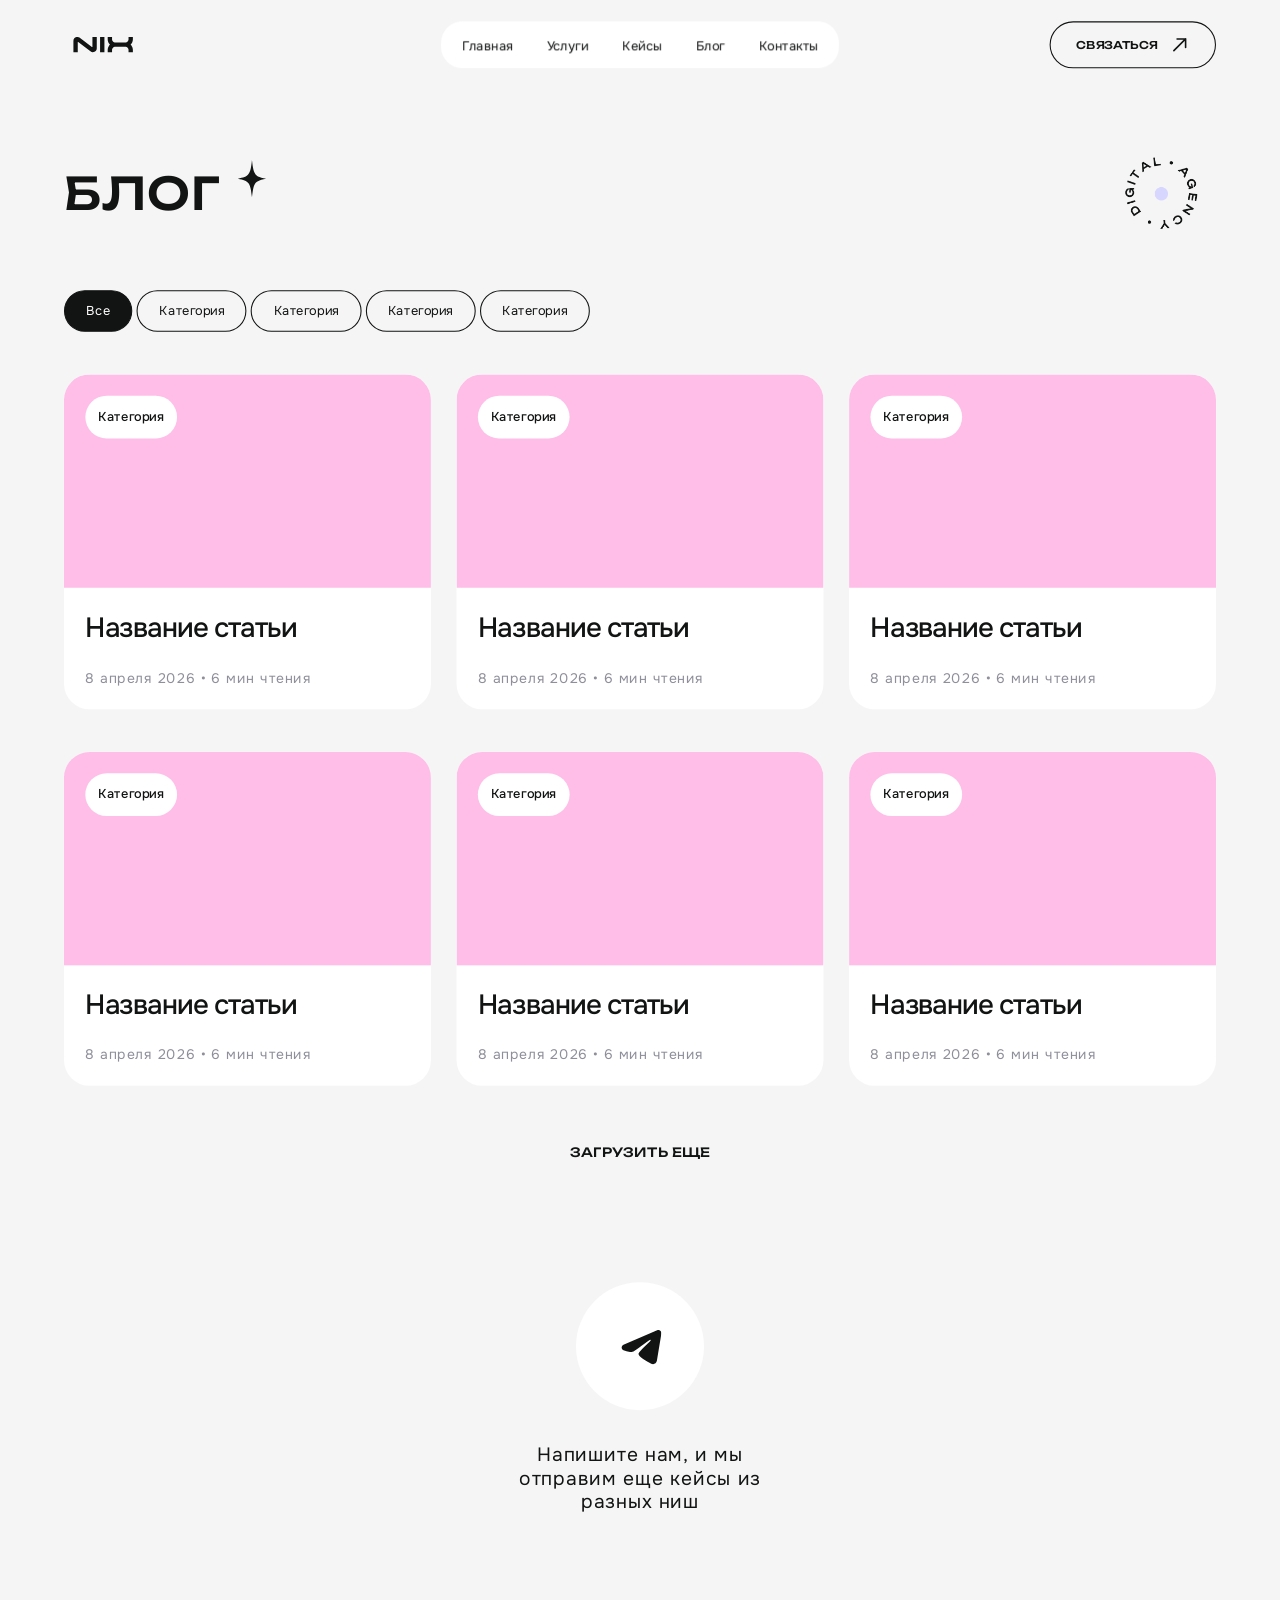
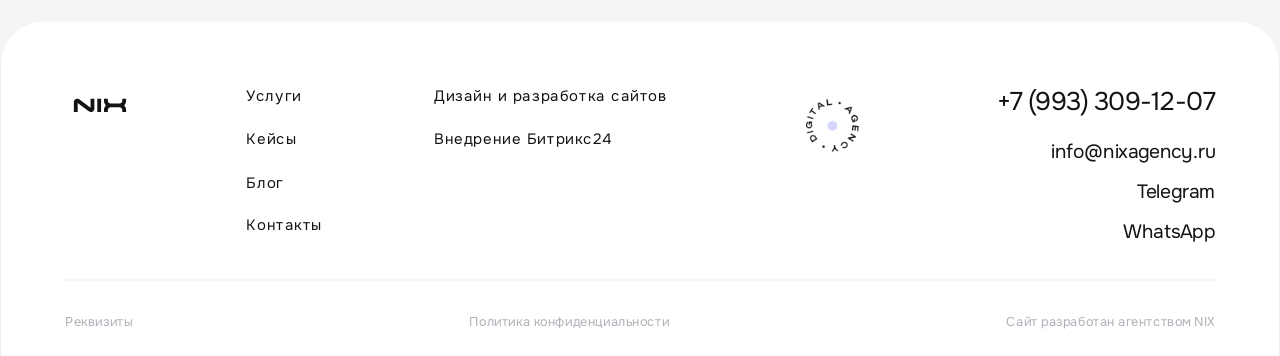
<file: blog.html>
<!DOCTYPE html>
<html lang="ru">
<head>
  <meta charset="UTF-8" />
  <meta name="viewport" content="width=device-width, initial-scale=1.0" />
  <meta name="description" content="Блог NIX Agency — статьи о дизайне, разработке сайтов и digital-маркетинге." />

  <title>Блог — NIX Agency</title>

  <link rel="preconnect" href="https://fonts.googleapis.com" />
  <link rel="preconnect" href="https://fonts.gstatic.com" crossorigin />
  <link
    href="https://fonts.googleapis.com/css2?family=Onest:wght@300;400;500&family=Unbounded:wght@200;400;500&display=swap"
    rel="stylesheet"
  />

  <link rel="stylesheet" href="css/design-system.css" />
  <link rel="stylesheet" href="css/main.css" />
  <link rel="stylesheet" href="css/cases.css" />
  <link rel="stylesheet" href="css/blog.css" />
</head>
<body>

<div class="page" id="scale-wrapper">

  <!-- ═══ HEADER (reused) ═══ -->
  <header class="header">
    <div class="container">
      <a href="index.html" class="header__logo">
        <img src="assets/logo.svg" alt="NIX Agency" />
      </a>

      <nav class="header__nav">
        <ul class="header__menu">
          <li><a href="index.html">Главная</a></li>
          <li><a href="index.html#services">Услуги</a></li>
          <li><a href="cases.html">Кейсы</a></li>
          <li><a href="blog.html">Блог</a></li>
          <li><a href="contacts.html">Контакты</a></li>
        </ul>
      </nav>

      <a href="index.html#contacts" class="header__cta">
        связаться
        <svg width="26" height="26" viewBox="0 0 26 26" fill="none" aria-hidden="true">
          <path d="M7.5 18.5L18.5 7.5M18.5 7.5H10.5M18.5 7.5V15.5" stroke="currentColor" stroke-width="1.5" stroke-linecap="round" stroke-linejoin="round"/>
        </svg>
      </a>

      <button class="header__burger" type="button" aria-label="Меню">
        <svg width="24" height="24" viewBox="0 0 24 24" fill="none" xmlns="http://www.w3.org/2000/svg">
          <path d="M3 12H21M3 6H21M3 18H21" stroke="#121313" stroke-width="1.5" stroke-linecap="round" stroke-linejoin="round"/>
        </svg>
      </button>
    </div>
  </header>


  <!-- ═══ BLOG CONTENT (placeholder) ═══ -->
  <section class="cases-hero" id="hero">
    <div class="container">
      <div class="cases-hero__row">
        <h1 class="cases-hero__title">
          Блог
          <svg class="cases-hero__star" xmlns="http://www.w3.org/2000/svg" width="27" height="35" viewBox="0 0 27 35" fill="none" aria-hidden="true">
            <path d="M13.2317 35C11.7257 21.0853 10.5424 19.4859 0 17.5C10.5155 15.5274 11.7257 13.9147 13.2317 0C14.7243 13.9147 15.921 15.5274 26.4634 17.5C15.921 19.4859 14.7647 21.0853 13.2317 35Z" fill="#121313"/>
          </svg>
        </h1>

        <div class="cases-hero__badge rotating-badge">
          <img src="assets/digital.png" alt="Digital Agency" />
        </div>
      </div>
    </div>
  </section>


  <!-- ═══ BLOG CONTENT — Figma 20005796:68298 ═══ -->
  <section class="blog-grid">
    <div class="container">

      <!-- Tags / Filters -->
      <div class="blog-tags">
        <button type="button" class="blog-tags__btn is-active">Все</button>
        <button type="button" class="blog-tags__btn">Категория</button>
        <button type="button" class="blog-tags__btn">Категория</button>
        <button type="button" class="blog-tags__btn">Категория</button>
        <button type="button" class="blog-tags__btn">Категория</button>
      </div>

      <!-- Row 1 -->
      <div class="blog-grid__row">

        <article class="blog-card">
          <div class="blog-card__preview">
            <span class="blog-card__tag">Категория</span>
          </div>
          <div class="blog-card__body">
            <h3 class="blog-card__title">Название статьи</h3>
            <span class="blog-card__meta">8 апреля 2026  •  6 мин чтения</span>
          </div>
        </article>

        <article class="blog-card">
          <div class="blog-card__preview">
            <span class="blog-card__tag">Категория</span>
          </div>
          <div class="blog-card__body">
            <h3 class="blog-card__title">Название статьи</h3>
            <span class="blog-card__meta">8 апреля 2026  •  6 мин чтения</span>
          </div>
        </article>

        <article class="blog-card">
          <div class="blog-card__preview">
            <span class="blog-card__tag">Категория</span>
          </div>
          <div class="blog-card__body">
            <h3 class="blog-card__title">Название статьи</h3>
            <span class="blog-card__meta">8 апреля 2026  •  6 мин чтения</span>
          </div>
        </article>

      </div>

      <!-- Row 2 -->
      <div class="blog-grid__row">

        <article class="blog-card">
          <div class="blog-card__preview">
            <span class="blog-card__tag">Категория</span>
          </div>
          <div class="blog-card__body">
            <h3 class="blog-card__title">Название статьи</h3>
            <span class="blog-card__meta">8 апреля 2026  •  6 мин чтения</span>
          </div>
        </article>

        <article class="blog-card">
          <div class="blog-card__preview">
            <span class="blog-card__tag">Категория</span>
          </div>
          <div class="blog-card__body">
            <h3 class="blog-card__title">Название статьи</h3>
            <span class="blog-card__meta">8 апреля 2026  •  6 мин чтения</span>
          </div>
        </article>

        <article class="blog-card">
          <div class="blog-card__preview">
            <span class="blog-card__tag">Категория</span>
          </div>
          <div class="blog-card__body">
            <h3 class="blog-card__title">Название статьи</h3>
            <span class="blog-card__meta">8 апреля 2026  •  6 мин чтения</span>
          </div>
        </article>

      </div>

      <!-- Load more -->
      <button type="button" class="blog-more">загрузить еще</button>

    </div>
  </section>


  <!-- ═══ BLOG TELEGRAM CTA ═══ -->
  <section class="cases-tg">
    <div class="container">
      <a href="https://t.me/" class="cases-tg__inner" target="_blank" rel="noopener noreferrer">
        <span class="cases-tg__icon">
          <svg width="40" height="40" viewBox="0 0 40 40" fill="none" xmlns="http://www.w3.org/2000/svg" aria-hidden="true">
            <path fill-rule="evenodd" clip-rule="evenodd" d="M36.066 5.18669C36.5408 4.98689 37.0604 4.91794 37.5709 4.98698C38.0813 5.05601 38.5639 5.26049 38.9687 5.57912C39.3734 5.89775 39.6853 6.31897 39.8721 6.79869C40.0589 7.27842 40.1138 7.79925 40.0312 8.30753L35.831 33.786C35.4243 36.2395 32.732 37.6466 30.4822 36.4236C28.6007 35.3995 25.806 33.8516 23.2926 32.2365C22.0357 31.4282 18.1854 28.7931 18.6585 26.9189C19.0649 25.317 25.5649 19.265 29.2793 15.668C30.7376 14.2539 30.0727 13.4378 28.3502 14.7394C24.0731 17.9664 17.2088 22.8796 14.9385 24.262C12.9352 25.4826 11.8906 25.6911 10.6414 25.4826C8.36291 25.1032 6.2505 24.5163 4.52611 23.8013C2.19571 22.8353 2.30939 19.6297 4.52416 18.6969L36.066 5.18669Z" fill="#121313"/>
          </svg>
        </span>
        <p class="cases-tg__text">Напишите нам, и мы отправим еще кейсы из разных ниш</p>
      </a>
    </div>
  </section>


  <!-- ═══ FOOTER — Figma 20005072:3115 ═══ -->
  <footer class="footer">
    <div class="container footer__inner">
    <div class="footer__content">
      <a href="index.html" class="footer__logo">
        <img src="assets/logo.svg" alt="NIX" />
      </a>

      <nav class="footer__menu">
        <a href="index.html#services" class="footer__menu-link">Услуги</a>
        <a href="cases.html" class="footer__menu-link">Кейсы</a>
        <a href="blog.html" class="footer__menu-link">Блог</a>
        <a href="contacts.html" class="footer__menu-link">Контакты</a>
      </nav>

      <div class="footer__services">
        <a href="design.html" class="footer__services-item">Дизайн и разработка сайтов</a>
        <a href="bitrix24.html" class="footer__services-item">Внедрение Битрикс24</a>
      </div>

      <div class="footer__circle rotating-badge">
        <img src="assets/digital.png" alt="Digital Agency" />
      </div>

      <div class="footer__contact">
        <a href="tel:+79933091207" class="footer__phone">+7 (993) 309-12-07</a>
        <div class="footer__social">
          <a href="mailto:info@nixagency.ru" class="footer__social-link">info@nixagency.ru</a>
          <a href="https://t.me/nix_agency" class="footer__social-link" target="_blank" rel="noopener noreferrer">Telegram</a>
          <a href="https://wa.me/79933091207?text=" class="footer__social-link" target="_blank" rel="noopener noreferrer">WhatsApp</a>
        </div>
      </div>
    </div>

    <hr class="footer__divider" />

    <div class="footer__bottom">
      <a href="#" class="footer__bottom-link">Реквизиты</a>
      <a href="#" class="footer__bottom-link">Политика конфиденциальности</a>
      <span class="footer__bottom-link">Сайт разработан агентством NIX</span>
    </div>
    </div>
  </footer>

</div>


<!-- ═══ MOBILE MENU OVERLAY ═══ -->
<div class="mobile-menu" id="mobileMenu">
  <div class="mobile-menu__inner">

    <div class="mobile-menu__header">
      <a href="index.html" class="mobile-menu__logo">
        <img src="assets/logo.svg" alt="NIX Agency" />
      </a>
      <button class="mobile-menu__close" type="button" aria-label="Закрыть">
        <svg width="24" height="24" viewBox="0 0 24 24" fill="none" xmlns="http://www.w3.org/2000/svg">
          <path d="M18 6L6 18M6 6L18 18" stroke="#121313" stroke-width="1.5" stroke-linecap="round" stroke-linejoin="round"/>
        </svg>
      </button>
    </div>

    <div class="mobile-menu__content">
      <nav class="mobile-menu__nav">
        <a href="index.html" class="mobile-menu__link">Главная</a>
        <a href="index.html#services" class="mobile-menu__link">Услуги</a>
        <a href="cases.html" class="mobile-menu__link">Кейсы</a>
        <a href="blog.html" class="mobile-menu__link">Блог</a>
        <a href="contacts.html" class="mobile-menu__link">Контакты</a>
      </nav>

      <div class="mobile-menu__contact">
        <a href="tel:+79933091207" class="mobile-menu__phone">+7 (993) 309-12-07</a>
        <div class="mobile-menu__social">
          <a href="mailto:info@nixagency.ru" class="mobile-menu__social-link">info@nixagency.ru</a>
          <a href="https://t.me/nix_agency" class="mobile-menu__social-link" target="_blank" rel="noopener noreferrer">Telegram</a>
          <a href="https://wa.me/79933091207?text=" class="mobile-menu__social-link" target="_blank" rel="noopener noreferrer">WhatsApp</a>
        </div>
      </div>
    </div>

    <div class="mobile-menu__circle rotating-badge">
      <img src="assets/digital.png" alt="Digital Agency" />
    </div>

  </div>
</div>

<script>
  var MOBILE_BASE = 320;
  var MOBILE_MIN_WIDTH = 320;
  var DESKTOP_BASE = 1200;
  var DESKTOP_MAX_SCALE = 1.6;

  function updatePageScale() {
    var wrapper = document.getElementById('scale-wrapper');
    if (!wrapper) return;

    var w = window.innerWidth;
    var root = document.documentElement;
    var scale, baseWidth;

    if (w < 1200) {
      var effectiveWidth = Math.max(w, MOBILE_MIN_WIDTH);
      scale = effectiveWidth / MOBILE_BASE;
      baseWidth = MOBILE_BASE;
    } else {
      scale = Math.min(w / DESKTOP_BASE, DESKTOP_MAX_SCALE);
      baseWidth = DESKTOP_BASE;
    }

    root.style.setProperty('--page-scale', scale);
    root.style.setProperty('--wrapper-width', baseWidth + 'px');

    var realHeight = wrapper.getBoundingClientRect().height;
    document.body.style.height = realHeight + 'px';
  }

  window.addEventListener('load', updatePageScale);
  window.addEventListener('resize', updatePageScale);
  if (document.fonts) {
    document.fonts.ready.then(updatePageScale);
  }

  (function() {
    var burger = document.querySelector('.header__burger');
    var menu = document.getElementById('mobileMenu');
    var close = document.querySelector('.mobile-menu__close');
    var links = document.querySelectorAll('.mobile-menu__link');
    if (!burger || !menu) return;

    function open() {
      menu.classList.add('is-open');
      document.body.style.overflow = 'hidden';
    }
    function shut() {
      menu.classList.remove('is-open');
      document.body.style.overflow = '';
    }

    burger.addEventListener('click', open);
    if (close) close.addEventListener('click', shut);
    links.forEach(function(l) { l.addEventListener('click', shut); });
  })();
</script>

</body>
</html>
</file>
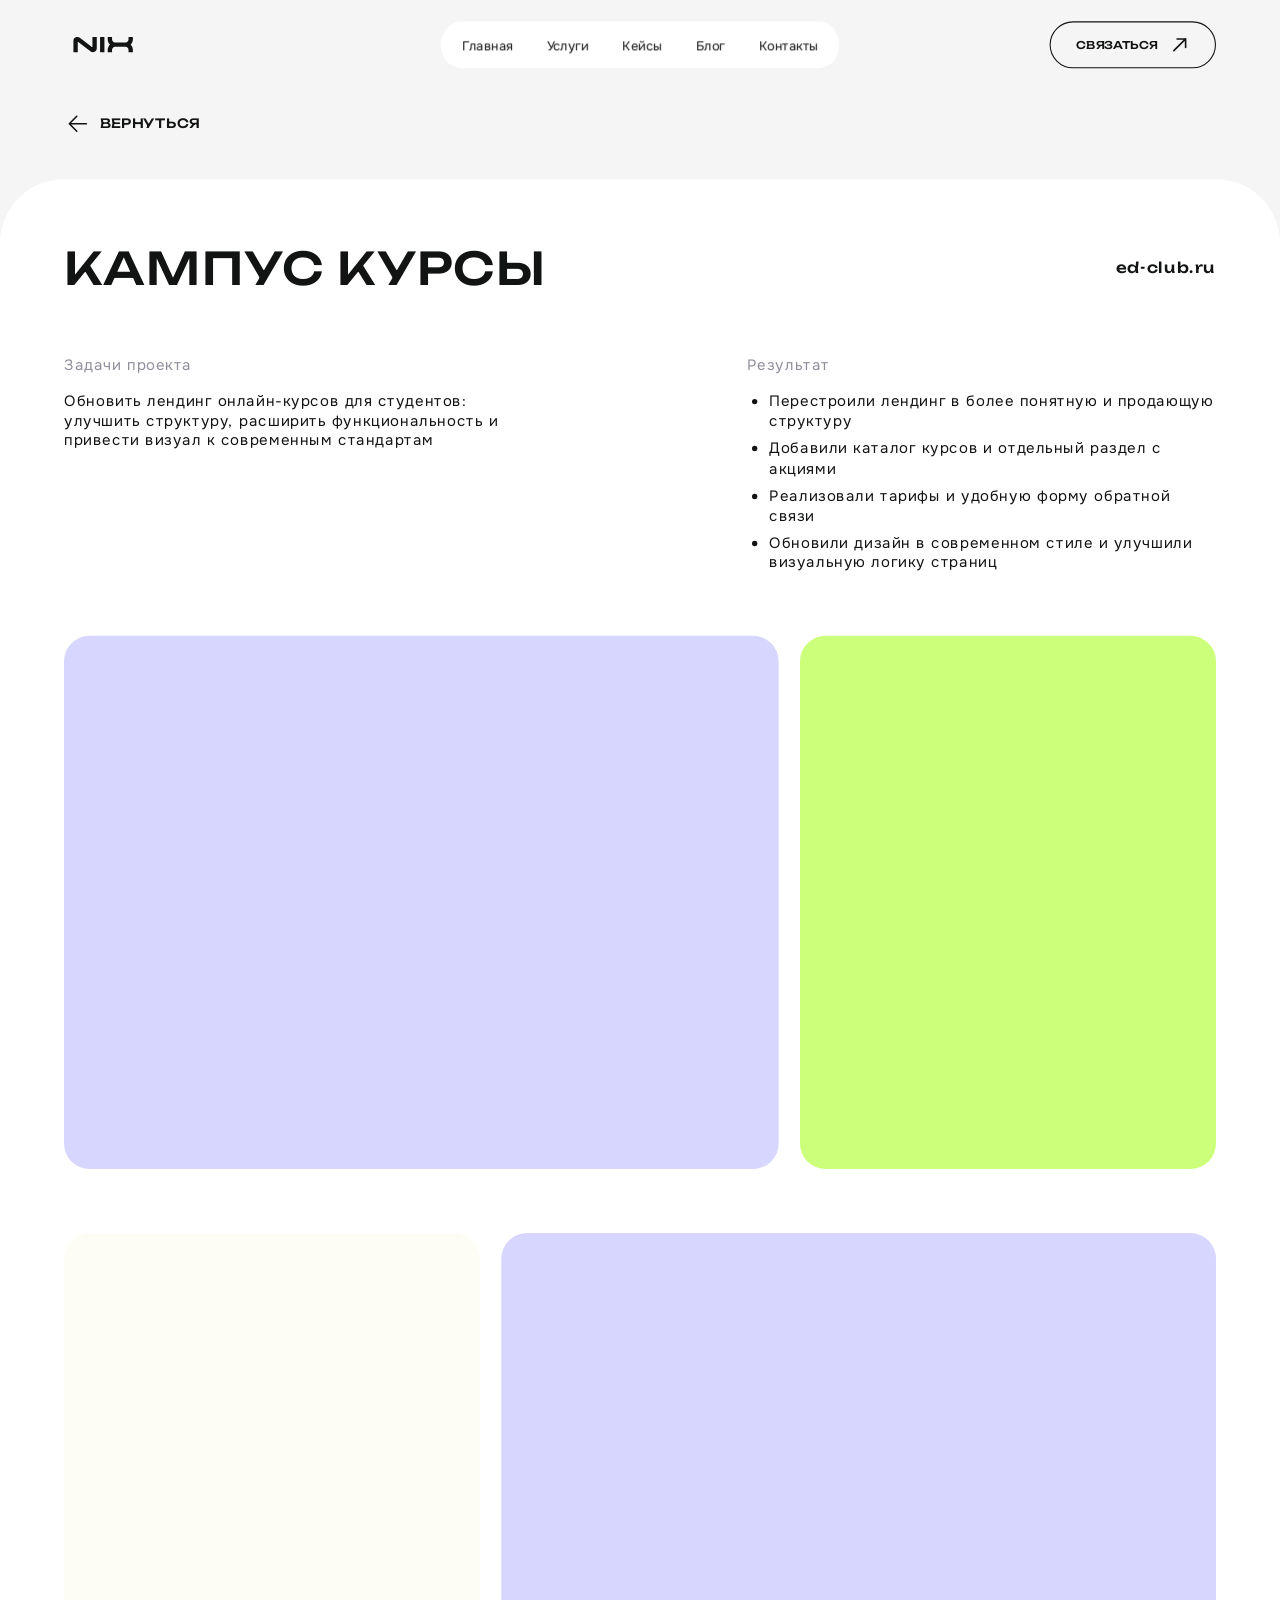
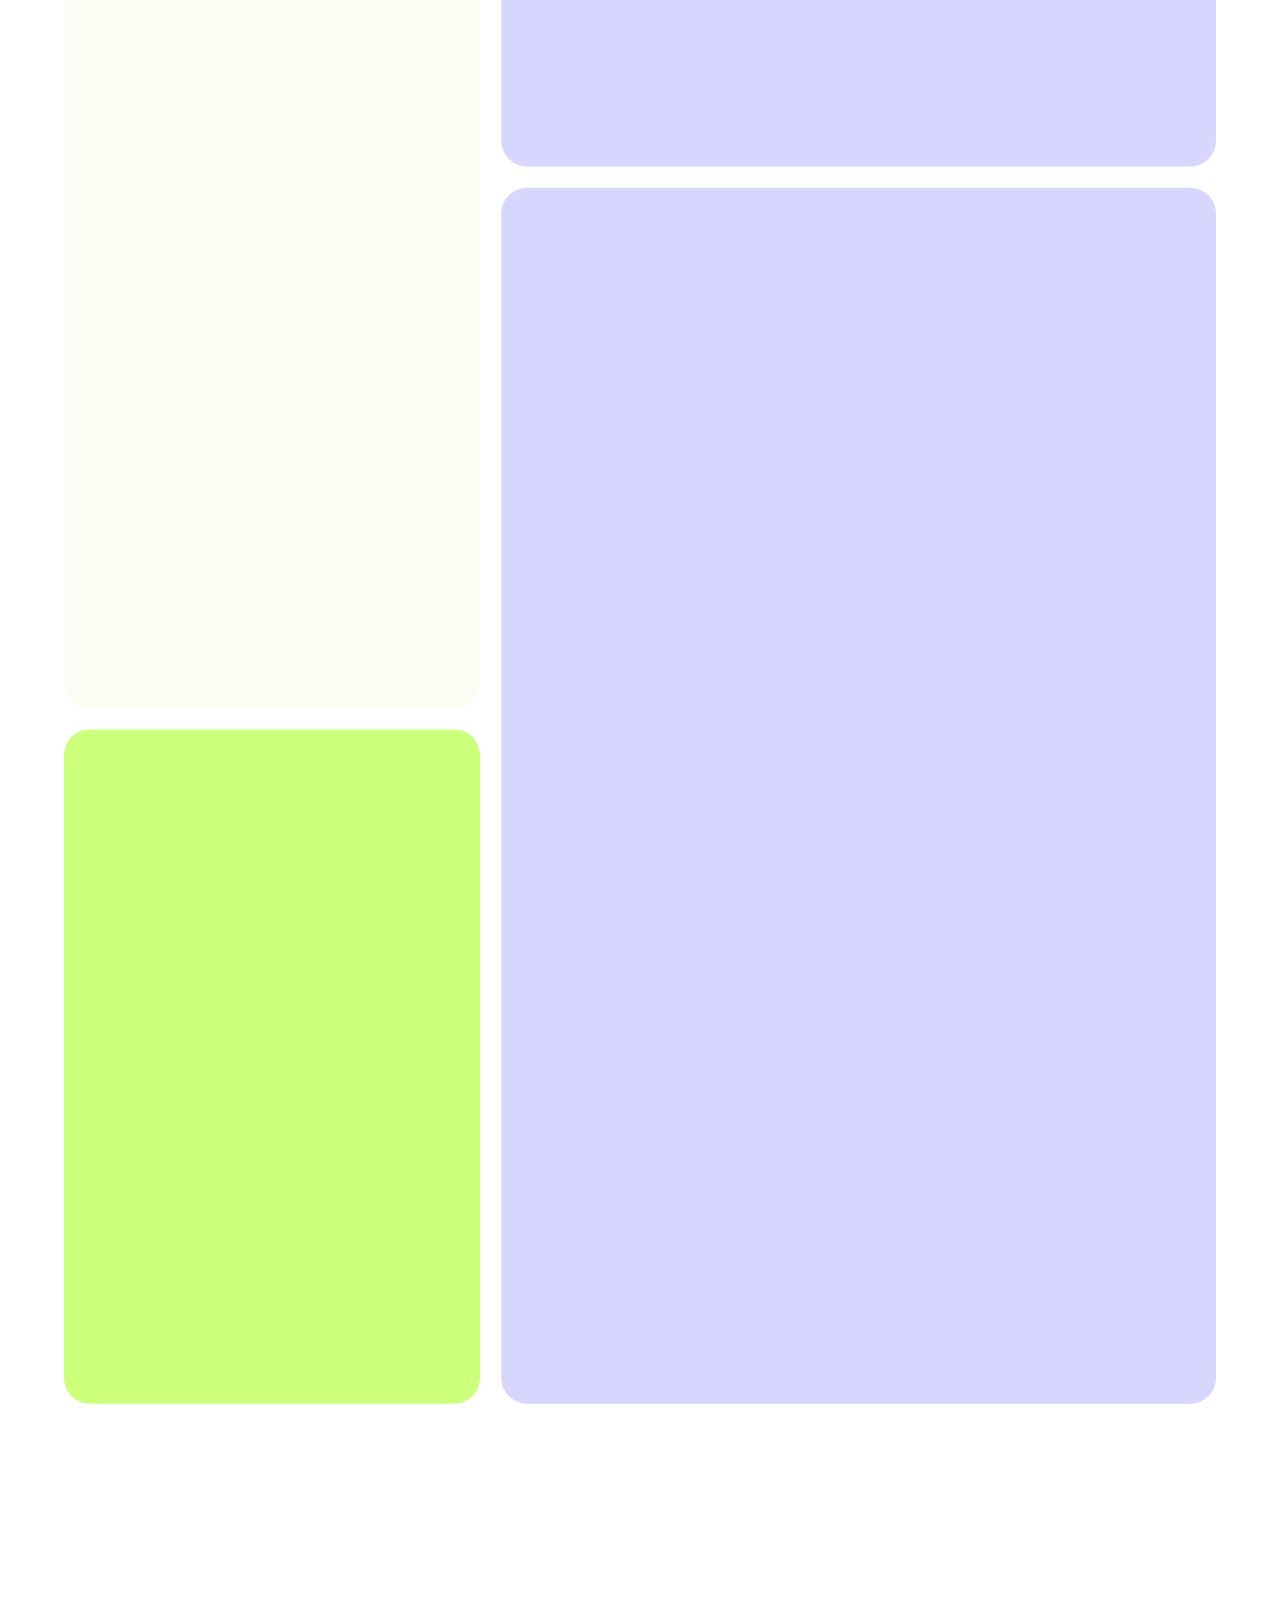
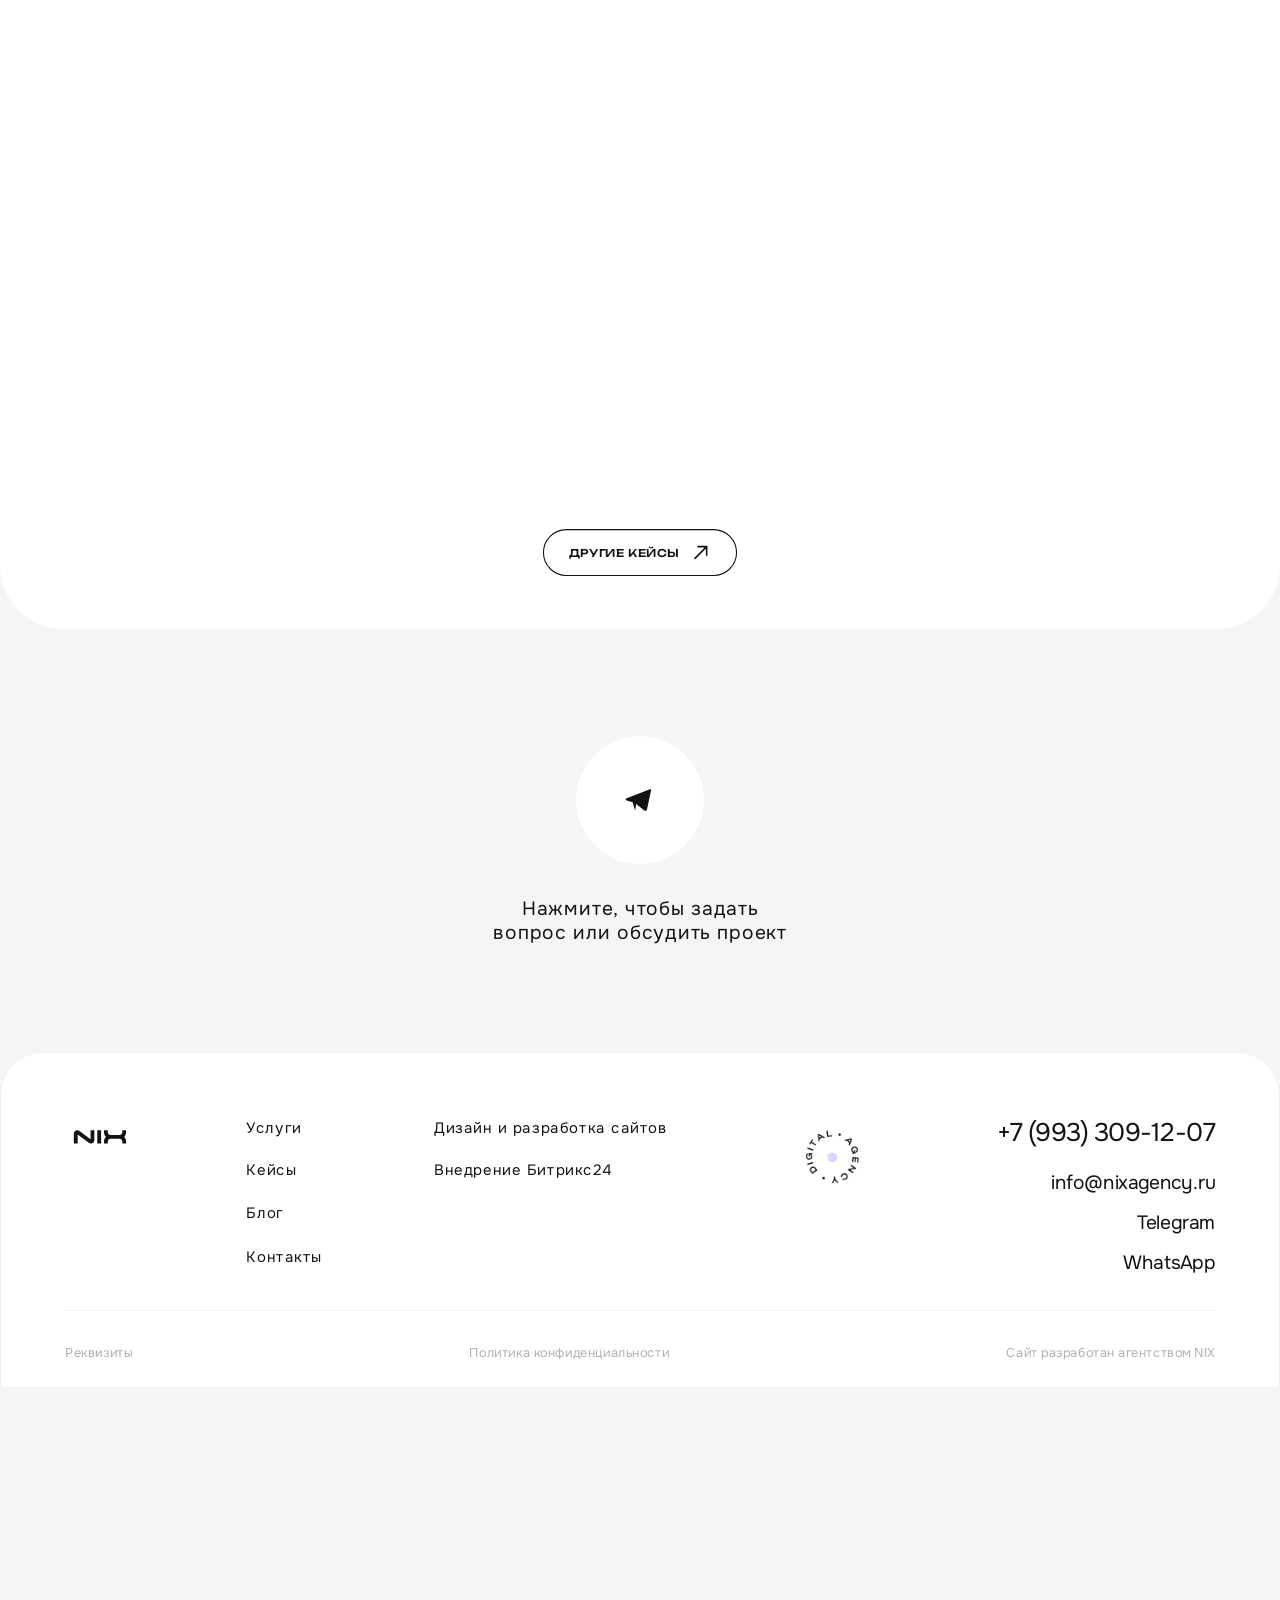
<file: campus.html>
<!DOCTYPE html>
<html lang="ru">
<head>
  <meta charset="UTF-8" />
  <meta name="viewport" content="width=device-width, initial-scale=1.0" />
  <meta name="description" content="Кампус Курсы — кейс NIX Agency. Дизайн и разработка лендинга образовательной платформы для подготовки к сессии." />

  <title>Кампус Курсы — NIX Agency</title>

  <link rel="preconnect" href="https://fonts.googleapis.com" />
  <link rel="preconnect" href="https://fonts.gstatic.com" crossorigin />
  <link
    href="https://fonts.googleapis.com/css2?family=Onest:wght@300;400;500&family=Unbounded:wght@200;400;500&display=swap"
    rel="stylesheet"
  />

  <link rel="stylesheet" href="css/design-system.css" />
  <link rel="stylesheet" href="css/main.css" />
  <link rel="stylesheet" href="css/campus.css" />
</head>
<body>

<div class="page" id="scale-wrapper">

  <!-- ═══ HEADER (reused) ═══ -->
  <header class="header">
    <div class="container">
      <a href="index.html" class="header__logo">
        <img src="assets/logo.svg" alt="NIX Agency" />
      </a>

      <nav class="header__nav">
        <ul class="header__menu">
          <li><a href="index.html">Главная</a></li>
          <li><a href="index.html#services">Услуги</a></li>
          <li><a href="cases.html">Кейсы</a></li>
          <li><a href="blog.html">Блог</a></li>
          <li><a href="contacts.html">Контакты</a></li>
        </ul>
      </nav>

      <a href="index.html#contacts" class="header__cta">
        связаться
        <svg width="26" height="26" viewBox="0 0 26 26" fill="none" aria-hidden="true">
          <path d="M7.5 18.5L18.5 7.5M18.5 7.5H10.5M18.5 7.5V15.5" stroke="currentColor" stroke-width="1.5" stroke-linecap="round" stroke-linejoin="round"/>
        </svg>
      </a>

      <button class="header__burger" type="button" aria-label="Меню">
        <svg width="24" height="24" viewBox="0 0 24 24" fill="none" xmlns="http://www.w3.org/2000/svg">
          <path d="M3 12H21M3 6H21M3 18H21" stroke="#121313" stroke-width="1.5" stroke-linecap="round" stroke-linejoin="round"/>
        </svg>
      </button>
    </div>
  </header>


  <!-- ═══ CASE HERO ═══ -->
  <section class="case-hero">
    <button type="button" class="case-back" id="caseBack" aria-label="Вернуться">
      <svg width="26" height="26" viewBox="0 0 26 26" fill="none" aria-hidden="true">
        <path d="M21 13H5M5 13L12 20M5 13L12 6" stroke="currentColor" stroke-width="1.5" stroke-linecap="round" stroke-linejoin="round"/>
      </svg>
      <span>вернуться</span>
    </button>
  </section>


  <!-- Mobile-only laptop image at top -->
  <div class="case-laptop-top">
    <img src="assets/campus-case-mob-img1.webp" alt="Кампус Курсы — макет на ноутбуке">
  </div>


  <!-- ═══ CASE BODY (белая обёртка) ═══ -->
  <section class="case-body">

  <!-- ═══ CASE INTRO ═══ -->
  <section class="case-intro">
    <div class="case-intro__head">
      <h1 class="case-intro__title">Кампус Курсы</h1>
      <span class="case-intro__url">ed-club.ru</span>
    </div>

    <div class="case-intro__brief">
      <div class="case-intro__col">
        <div class="case-intro__label">Задачи проекта</div>
        <p class="case-intro__text">Обновить лендинг онлайн-курсов для студентов: улучшить структуру, расширить функциональность и привести визуал к современным стандартам</p>
      </div>

      <div class="case-intro__col">
        <div class="case-intro__label">Результат</div>
        <ul class="case-intro__list">
          <li>Перестроили лендинг в более понятную и продающую структуру</li>
          <li>Добавили каталог курсов и отдельный раздел с акциями</li>
          <li>Реализовали тарифы и удобную форму обратной связи</li>
          <li>Обновили дизайн в современном стиле и улучшили визуальную логику страниц</li>
        </ul>
      </div>
    </div>
  </section>


  <!-- ═══ CASE GALLERY ═══ -->
  <section class="case-gallery">

    <!-- Row 1: 670 violet + flex:1 lime (Figma 20005137:104374) -->
    <div class="case-gallery__row case-gallery__row--67-39">
      <div class="case-gallery__cell case-gallery__cell--violet">
        <picture>
          <source media="(max-width: 1199px)" srcset="assets/campus-case-mob-img2.webp">
          <img src="assets/campus-case-img1.webp" alt="Кампус Курсы — лендинг на ноутбуке">
        </picture>
      </div>
      <div class="case-gallery__cell case-gallery__cell--lime">
        <picture>
          <source media="(max-width: 1199px)" srcset="assets/campus-case-mob-img3.webp">
          <img src="assets/campus-case-img2.webp" alt="Кампус Курсы — мобильная версия">
        </picture>
      </div>
    </div>

    <!-- Row 2: 2 колонки 390 + 670 (Figma 20005137:104398) -->
    <div class="case-gallery__row case-gallery__row--2col">
      <div class="case-gallery__col case-gallery__col--left">
        <div class="case-gallery__cell case-gallery__cell--neutral case-gallery__cell--h1008">
          <picture>
            <source media="(max-width: 1199px)" srcset="assets/campus-case-mob-img4.webp">
            <img src="assets/campus-case-img3.webp" alt="Кампус Курсы — материалы и отзывы">
          </picture>
        </div>
        <div class="case-gallery__cell case-gallery__cell--lime case-gallery__cell--h632">
          <picture>
            <source media="(max-width: 1199px)" srcset="assets/campus-case-mob-img5.webp">
            <img src="assets/campus-case-img4.webp" alt="Кампус Курсы — мобильные экраны">
          </picture>
        </div>
      </div>
      <div class="case-gallery__col case-gallery__col--right">
        <div class="case-gallery__cell case-gallery__cell--violet case-gallery__cell--h500">
          <picture>
            <source media="(max-width: 1199px)" srcset="assets/campus-case-mob-img6.webp">
            <img src="assets/campus-case-img5.webp" alt="Кампус Курсы — адаптив и попапы">
          </picture>
        </div>
        <div class="case-gallery__cell case-gallery__cell--violet case-gallery__cell--h1140">
          <picture>
            <source media="(max-width: 1199px)" srcset="assets/campus-case-mob-img7.webp">
            <img src="assets/campus-case-img6.webp" alt="Кампус Курсы — тарифы и форма заявки">
          </picture>
        </div>
      </div>
    </div>

    <!-- Row 3: full-width (Figma 20005143:45853) -->
    <div class="case-gallery__cell case-gallery__cell--full">
      <picture>
        <source media="(max-width: 1199px)" srcset="assets/campus-case-mob-img8.webp">
        <img src="assets/campus-case-img7.png" alt="Кампус Курсы — каталог курсов на ноутбуке">
      </picture>
    </div>

    <!-- Row 4: full-width height 500 -->
    <div class="case-gallery__cell case-gallery__cell--h500">
      <picture>
        <source media="(max-width: 1199px)" srcset="assets/campus-case-mob-img9.webp">
        <img src="assets/campus-case-img8.png" alt="Кампус Курсы — каталог и тарифы на мобильной">
      </picture>
    </div>

  </section>

    <!-- ═══ CASE CTA (внутри белой обёртки) ═══ -->
    <div class="case-cta-wrap">
      <a href="cases.html" class="case-gallery__cta">
        другие кейсы
        <svg width="26" height="26" viewBox="0 0 26 26" fill="none" aria-hidden="true">
          <path d="M7.5 18.5L18.5 7.5M18.5 7.5H10.5M18.5 7.5V15.5" stroke="currentColor" stroke-width="1.5" stroke-linecap="round" stroke-linejoin="round"/>
        </svg>
      </a>
    </div>

  </section>
  <!-- / CASE BODY -->


  <!-- ═══ TELEGRAM CTA (reused) ═══ -->
  <section class="telegram-cta">
    <a href="https://t.me/" class="telegram-cta__link" target="_blank" rel="noopener noreferrer">
      <div class="telegram-cta__circle">
        <svg width="40" height="40" viewBox="0 0 40 40" fill="none" xmlns="http://www.w3.org/2000/svg">
          <path d="M30.4 10.8L26.5 29.2C26.5 29.2 25.9 30.7 24.3 30L16.5 23.8L13.1 22.2L7.5 20.4C7.5 20.4 6.6 20.1 6.5 19.4C6.4 18.7 7.5 18.3 7.5 18.3L28.7 10.2C28.7 10.2 30.4 9.5 30.4 10.8Z" fill="#121313"/>
          <path d="M15.4 29.3C15.4 29.3 15.1 29.3 14.8 28.2C14.5 27.1 13.1 22.2 13.1 22.2L25.5 14.4C25.5 14.4 26.2 14 26.2 14.4C26.2 14.4 26.2 14.6 25.5 15.2C24.8 15.8 16.6 23.3 16.6 23.3" fill="#121313"/>
        </svg>
      </div>
      <p class="telegram-cta__text">Нажмите, чтобы задать вопрос или&nbsp;обсудить проект</p>
    </a>
  </section>


  <!-- ═══ FOOTER (reused) ═══ -->
  <footer class="footer">
    <div class="container footer__inner">
    <div class="footer__content">
      <a href="index.html" class="footer__logo">
        <img src="assets/logo.svg" alt="NIX" />
      </a>

      <nav class="footer__menu">
        <a href="index.html#services" class="footer__menu-link">Услуги</a>
        <a href="cases.html" class="footer__menu-link">Кейсы</a>
        <a href="blog.html" class="footer__menu-link">Блог</a>
        <a href="contacts.html" class="footer__menu-link">Контакты</a>
      </nav>

      <div class="footer__services">
        <a href="design.html" class="footer__services-item">Дизайн и разработка сайтов</a>
        <a href="bitrix24.html" class="footer__services-item">Внедрение Битрикс24</a>
      </div>

      <div class="footer__circle rotating-badge">
        <img src="assets/digital.png" alt="Digital Agency" />
      </div>

      <div class="footer__contact">
        <a href="tel:+79933091207" class="footer__phone">+7 (993) 309-12-07</a>
        <div class="footer__social">
          <a href="mailto:info@nixagency.ru" class="footer__social-link">info@nixagency.ru</a>
          <a href="https://t.me/nix_agency" class="footer__social-link" target="_blank" rel="noopener noreferrer">Telegram</a>
          <a href="https://wa.me/79933091207?text=" class="footer__social-link" target="_blank" rel="noopener noreferrer">WhatsApp</a>
        </div>
      </div>
    </div>

    <hr class="footer__divider" />

    <div class="footer__bottom">
      <a href="#" class="footer__bottom-link">Реквизиты</a>
      <a href="#" class="footer__bottom-link">Политика конфиденциальности</a>
      <span class="footer__bottom-link">Сайт разработан агентством NIX</span>
    </div>
    </div>
  </footer>

</div>


<!-- ═══ MOBILE MENU OVERLAY (вне #scale-wrapper) ═══ -->
<div class="mobile-menu" id="mobileMenu">
  <div class="mobile-menu__inner">

    <div class="mobile-menu__header">
      <a href="index.html" class="mobile-menu__logo">
        <img src="assets/logo.svg" alt="NIX Agency" />
      </a>
      <button class="mobile-menu__close" type="button" aria-label="Закрыть">
        <svg width="24" height="24" viewBox="0 0 24 24" fill="none" xmlns="http://www.w3.org/2000/svg">
          <path d="M18 6L6 18M6 6L18 18" stroke="#121313" stroke-width="1.5" stroke-linecap="round" stroke-linejoin="round"/>
        </svg>
      </button>
    </div>

    <div class="mobile-menu__content">
      <nav class="mobile-menu__nav">
        <a href="index.html" class="mobile-menu__link">Главная</a>
        <a href="index.html#services" class="mobile-menu__link">Услуги</a>
        <a href="cases.html" class="mobile-menu__link">Кейсы</a>
        <a href="blog.html" class="mobile-menu__link">Блог</a>
        <a href="contacts.html" class="mobile-menu__link">Контакты</a>
      </nav>

      <div class="mobile-menu__contact">
        <a href="tel:+79933091207" class="mobile-menu__phone">+7 (993) 309-12-07</a>
        <div class="mobile-menu__social">
          <a href="mailto:info@nixagency.ru" class="mobile-menu__social-link">info@nixagency.ru</a>
          <a href="https://t.me/nix_agency" class="mobile-menu__social-link" target="_blank" rel="noopener noreferrer">Telegram</a>
          <a href="https://wa.me/79933091207?text=" class="mobile-menu__social-link" target="_blank" rel="noopener noreferrer">WhatsApp</a>
        </div>
      </div>
    </div>

    <div class="mobile-menu__circle rotating-badge">
      <img src="assets/digital.png" alt="Digital Agency" />
    </div>

  </div>
</div>


<script>
  var MOBILE_BASE = 320;
  var MOBILE_MIN_WIDTH = 320;
  var DESKTOP_BASE = 1200;
  var DESKTOP_MAX_SCALE = 1.6;

  function updatePageScale() {
    var wrapper = document.getElementById('scale-wrapper');
    if (!wrapper) return;

    var w = window.innerWidth;
    var root = document.documentElement;
    var scale, baseWidth;

    if (w < 1200) {
      var effectiveWidth = Math.max(w, MOBILE_MIN_WIDTH);
      scale = effectiveWidth / MOBILE_BASE;
      baseWidth = MOBILE_BASE;
    } else {
      scale = Math.min(w / DESKTOP_BASE, DESKTOP_MAX_SCALE);
      baseWidth = DESKTOP_BASE;
    }

    root.style.setProperty('--page-scale', scale);
    root.style.setProperty('--wrapper-width', baseWidth + 'px');

    var realHeight = wrapper.getBoundingClientRect().height;
    document.body.style.height = realHeight + 'px';
  }

  window.addEventListener('load', updatePageScale);
  window.addEventListener('resize', updatePageScale);
  if (document.fonts) {
    document.fonts.ready.then(updatePageScale);
  }

  (function() {
    var burger = document.querySelector('.header__burger');
    var menu = document.getElementById('mobileMenu');
    var close = document.querySelector('.mobile-menu__close');
    var links = document.querySelectorAll('.mobile-menu__link');
    if (!burger || !menu) return;

    function open() {
      menu.classList.add('is-open');
      document.body.style.overflow = 'hidden';
    }
    function shut() {
      menu.classList.remove('is-open');
      document.body.style.overflow = '';
    }

    burger.addEventListener('click', open);
    if (close) close.addEventListener('click', shut);
    links.forEach(function(l) { l.addEventListener('click', shut); });
  })();

  (function() {
    var btn = document.getElementById('caseBack');
    if (!btn) return;
    btn.addEventListener('click', function() {
      var sameOrigin = document.referrer && document.referrer.indexOf(window.location.origin) === 0;
      if (window.history.length > 1 && sameOrigin) {
        window.history.back();
      } else {
        window.location.href = 'cases.html';
      }
    });
  })();
</script>

</body>
</html>
</file>
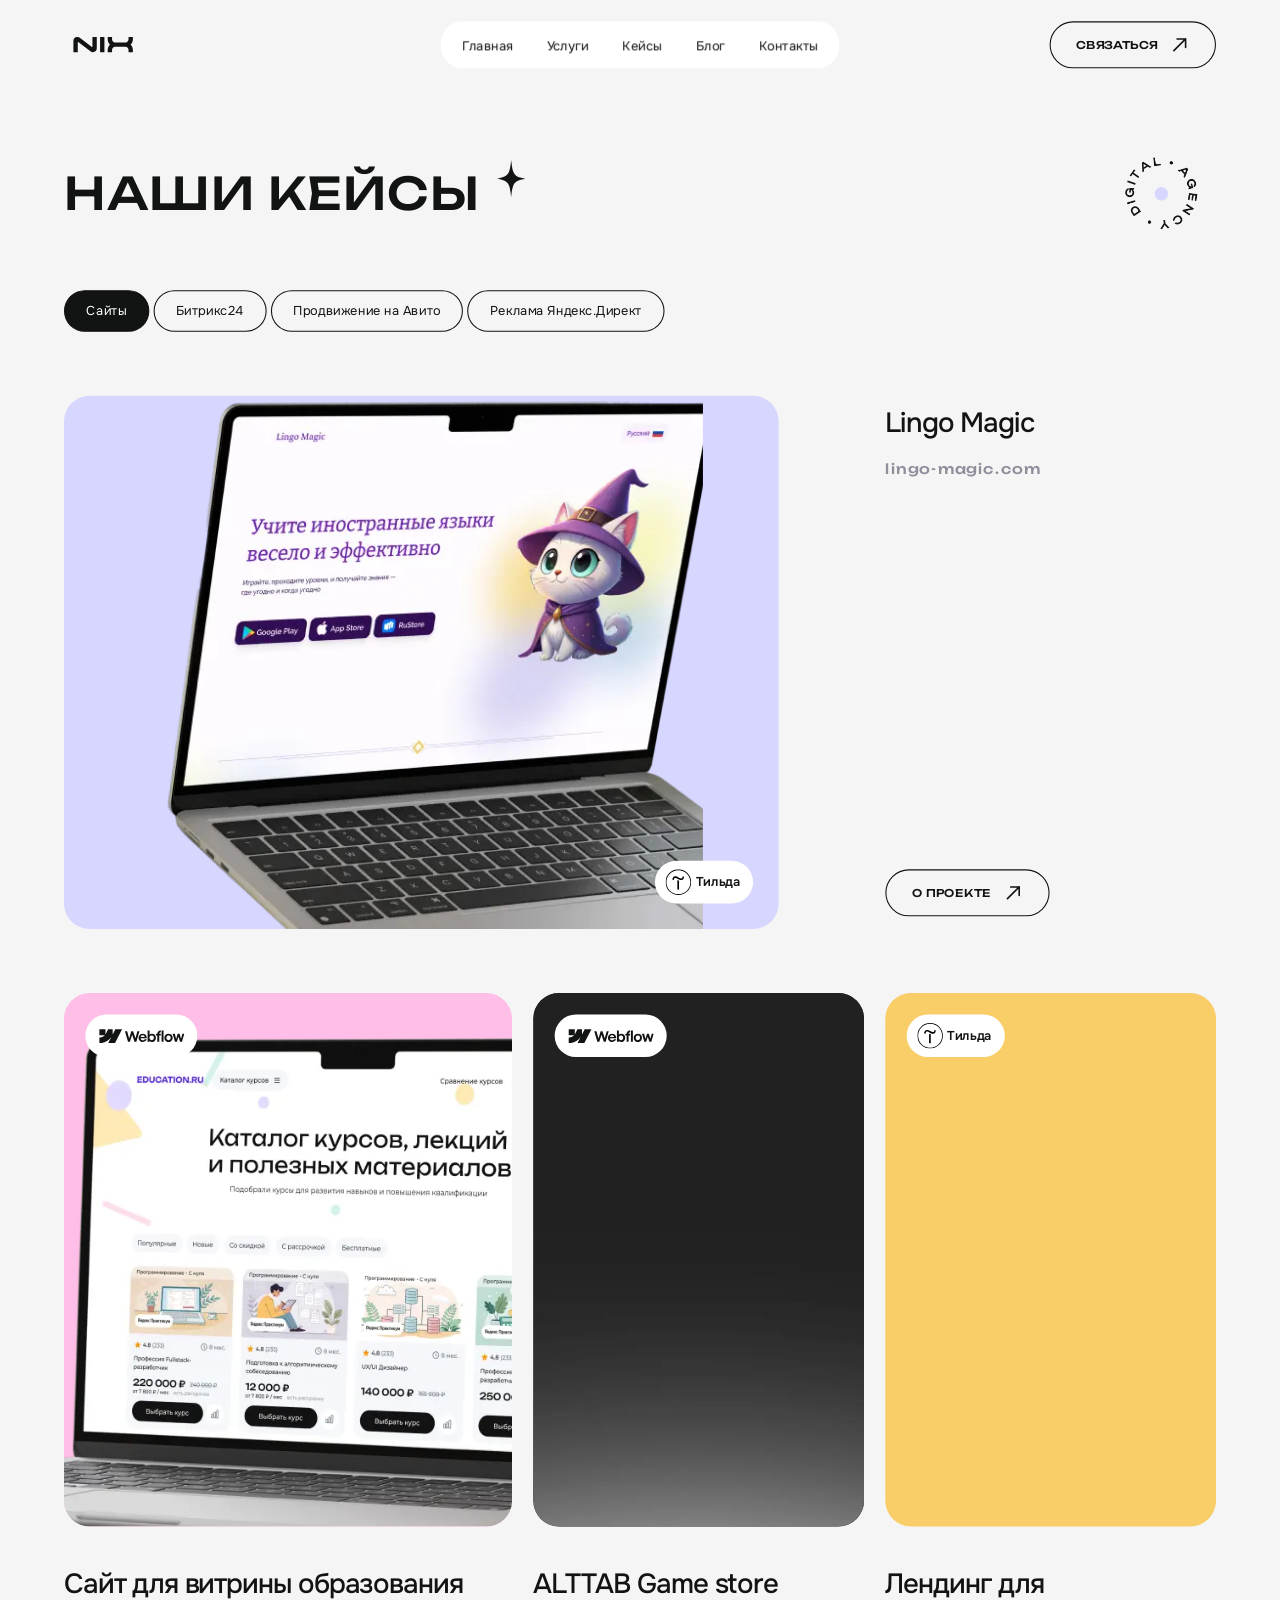
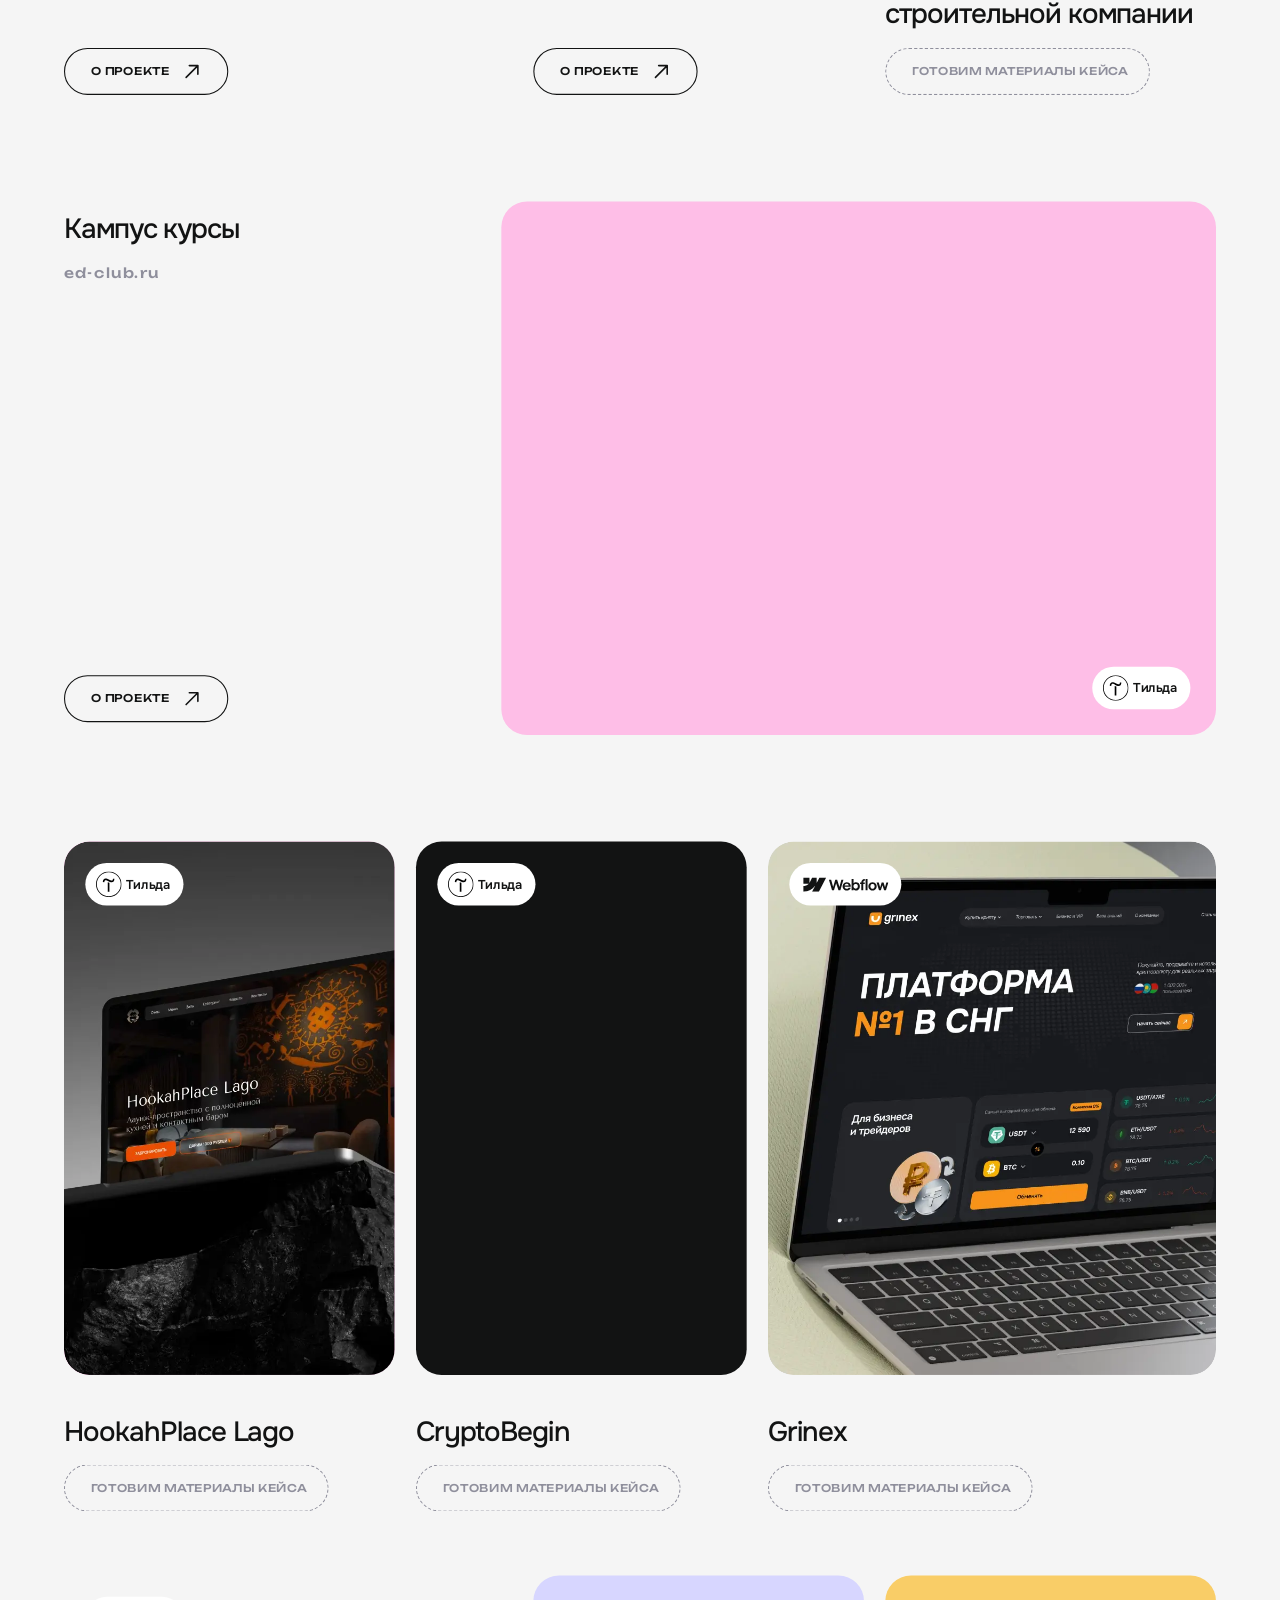
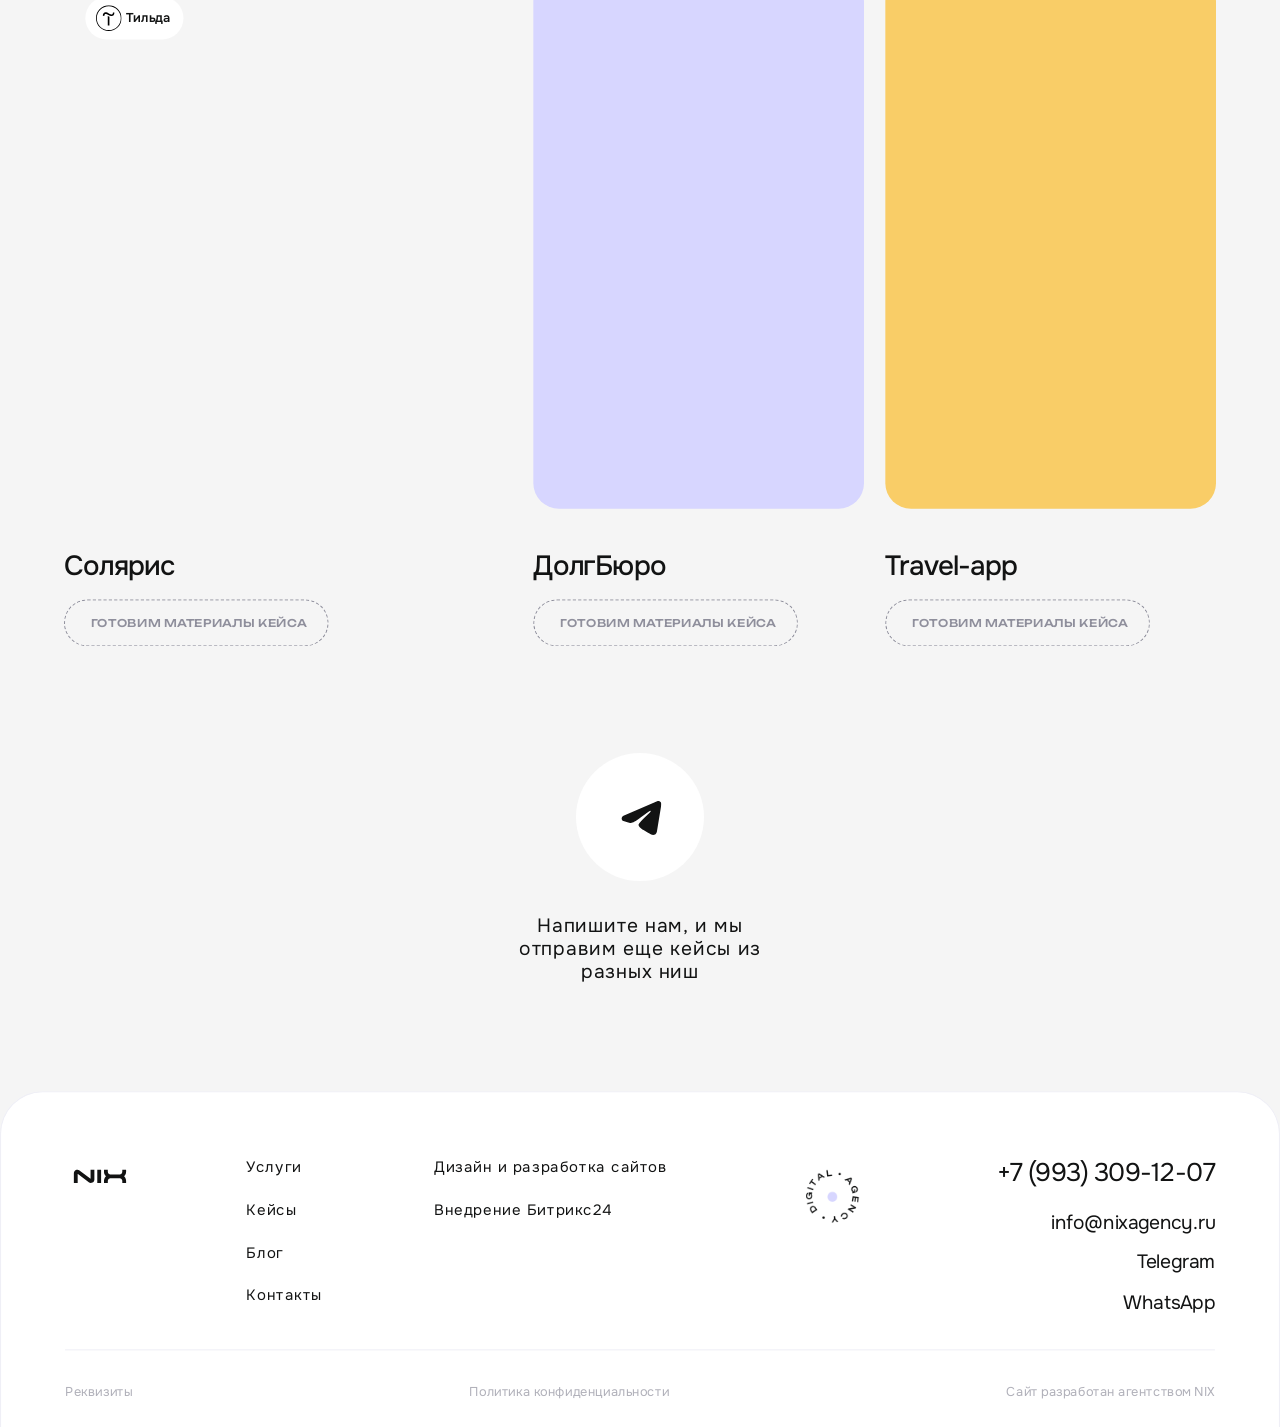
<file: cases.html>
<!DOCTYPE html>
<html lang="ru">
<head>
  <meta charset="UTF-8" />
  <meta name="viewport" content="width=device-width, initial-scale=1.0" />
  <meta name="description" content="Кейсы NIX Agency — реализованные проекты по дизайну, разработке сайтов и внедрению Битрикс24." />

  <title>Кейсы — NIX Agency</title>

  <link rel="preconnect" href="https://fonts.googleapis.com" />
  <link rel="preconnect" href="https://fonts.gstatic.com" crossorigin />
  <link
    href="https://fonts.googleapis.com/css2?family=Onest:wght@300;400;500&family=Unbounded:wght@200;400;500&display=swap"
    rel="stylesheet"
  />

  <link rel="stylesheet" href="css/design-system.css" />
  <link rel="stylesheet" href="css/main.css" />
  <link rel="stylesheet" href="css/cases.css" />
</head>
<body>

<div class="page" id="scale-wrapper">

  <!-- ═══ HEADER (reused) ═══ -->
  <header class="header">
    <div class="container">
      <a href="index.html" class="header__logo">
        <img src="assets/logo.svg" alt="NIX Agency" />
      </a>

      <nav class="header__nav">
        <ul class="header__menu">
          <li><a href="index.html">Главная</a></li>
          <li><a href="index.html#services">Услуги</a></li>
          <li><a href="cases.html">Кейсы</a></li>
          <li><a href="blog.html">Блог</a></li>
          <li><a href="contacts.html">Контакты</a></li>
        </ul>
      </nav>

      <a href="#contacts" class="header__cta">
        связаться
        <svg width="26" height="26" viewBox="0 0 26 26" fill="none" aria-hidden="true">
          <path d="M7.5 18.5L18.5 7.5M18.5 7.5H10.5M18.5 7.5V15.5" stroke="currentColor" stroke-width="1.5" stroke-linecap="round" stroke-linejoin="round"/>
        </svg>
      </a>

      <button class="header__burger" type="button" aria-label="Меню">
        <svg width="24" height="24" viewBox="0 0 24 24" fill="none" xmlns="http://www.w3.org/2000/svg">
          <path d="M3 12H21M3 6H21M3 18H21" stroke="#121313" stroke-width="1.5" stroke-linecap="round" stroke-linejoin="round"/>
        </svg>
      </button>
    </div>
  </header>


  <!-- ═══ CASES HERO — Figma 20005103:19880 ═══ -->
  <section class="cases-hero" id="hero">
    <div class="container">
      <div class="cases-hero__row">
        <h1 class="cases-hero__title">
          Наши кейсы
          <svg class="cases-hero__star" xmlns="http://www.w3.org/2000/svg" width="27" height="35" viewBox="0 0 27 35" fill="none" aria-hidden="true">
            <path d="M13.2317 35C11.7257 21.0853 10.5424 19.4859 0 17.5C10.5155 15.5274 11.7257 13.9147 13.2317 0C14.7243 13.9147 15.921 15.5274 26.4634 17.5C15.921 19.4859 14.7647 21.0853 13.2317 35Z" fill="#121313"/>
          </svg>
        </h1>

        <div class="cases-hero__badge rotating-badge">
          <img src="assets/digital.png" alt="Digital Agency" />
        </div>
      </div>
    </div>
  </section>


  <!-- ═══ CASES TABS — Figma 20005137:104324 ═══ -->
  <section class="cases-tabs">
    <div class="container">
      <div class="cases-tabs__list" role="tablist">
        <button type="button" class="cases-tabs__btn is-active" role="tab" aria-selected="true">Сайты</button>
        <button type="button" class="cases-tabs__btn" role="tab" aria-selected="false">Битрикс24</button>
        <button type="button" class="cases-tabs__btn" role="tab" aria-selected="false">Продвижение на Авито</button>
        <button type="button" class="cases-tabs__btn" role="tab" aria-selected="false">Реклама Яндекс.Директ</button>
      </div>
    </div>
  </section>


  <!-- ═══ CASES LIST ═══ -->
  <section class="cases" id="cases-list">
    <div class="container">
      <div class="cases__list">

        <!-- Case: Lingo Magic -->
        <article class="cases__card" data-category="design">
          <div class="cases__card-preview cases__card-preview--violet">
            <picture>
              <source media="(max-width: 1199px)" srcset="assets/cases-page-case1-mob.webp" />
              <img class="cases__card-mockup" src="assets/case1.webp" alt="Lingo Magic — макет на ноутбуке">
            </picture>
            <img class="cases__card-mockup cases__card-mockup--hover" src="assets/case1-hoverf.webp" alt="" aria-hidden="true">
            <div class="cases__card-badge">
              <svg xmlns="http://www.w3.org/2000/svg" width="24" height="24" viewBox="0 0 24 24" fill="none">
                <g clip-path="url(#clip0_20005105_22621)">
                  <path d="M12.5833 10.648V18.968H11.0312V10.064L12.5833 10.648Z" fill="black"/>
                  <path d="M6.38477 9.87198C6.38477 7.74398 7.54477 6.58398 8.90477 6.58398C10.2648 6.58398 10.4568 6.77598 12.0008 7.55198C13.5448 8.32798 13.9368 8.51998 14.7128 8.51998C15.4888 8.51998 15.8728 7.93598 15.8728 6.77598H17.2248C17.4168 9.09598 16.0648 10.064 14.7048 10.064C13.3448 10.064 12.9608 9.87198 11.6088 9.09598C10.2568 8.31998 9.86477 8.12798 9.08877 8.12798C8.31277 8.12798 7.92877 8.71198 7.73677 10.064L6.38477 9.87198Z" fill="black"/>
                  <path d="M12 24C5.384 24 0 18.616 0 12C0 5.384 5.384 0 12 0C18.616 0 24 5.384 24 12C24 18.616 18.616 24 12 24ZM12 0.776C5.808 0.776 0.776 5.808 0.776 12C0.776 18.192 5.808 23.224 12 23.224C18.192 23.224 23.224 18.192 23.224 12C23.224 5.808 18.192 0.776 12 0.776Z" fill="black"/>
                </g>
                <defs>
                  <clipPath id="clip0_20005105_22621">
                    <rect width="24" height="24" fill="white"/>
                  </clipPath>
                </defs>
              </svg>
              <span class="cases__card-badge-text">Тильда</span>
            </div>
          </div>
          <div class="cases__card-info">
            <div class="cases__card-info-top">
              <h3 class="cases__card-name">Lingo Magic</h3>
              <span class="cases__card-url">lingo-magic.com</span>
            </div>
            <a href="lingo-magic.html" class="cases__card-btn">
              о проекте
              <svg width="26" height="26" viewBox="0 0 26 26" fill="none" aria-hidden="true">
                <path d="M7.5 18.5L18.5 7.5M18.5 7.5H10.5M18.5 7.5V15.5" stroke="currentColor" stroke-width="1.5" stroke-linecap="round" stroke-linejoin="round"/>
              </svg>
            </a>
          </div>
        </article>

      </div>

      <!-- ═══ CASES ROW — 3 в ряд, Figma 20005106:24381 ═══ -->
      <div class="cases-row">

        <!-- case_01: Сайт для витрины образования -->
        <article class="cases-row__card">
          <div class="cases-row__preview cases-row__preview--pink">
            <div class="cases-row__logo">
              <img src="assets/case-edu-logo.svg" alt="" />
            </div>
            <picture>
              <source media="(max-width: 1199px)" srcset="assets/cases-page-case2-mob.webp" />
              <img class="cases-row__mockup" src="assets/cases-page-case2.webp" alt="Сайт для витрины образования" />
            </picture>
          </div>
          <div class="cases-row__info cases-row__info--with-url">
            <div class="cases-row__info-top">
              <h3 class="cases-row__title">Сайт для витрины образования</h3>
              <a href="education.html" class="cases-row__btn">
                <span class="cases-row__btn-text">о проекте</span>
                <svg width="26" height="26" viewBox="0 0 26 26" fill="none" aria-hidden="true">
                  <path d="M7.5 18.5L18.5 7.5M18.5 7.5H10.5M18.5 7.5V15.5" stroke="currentColor" stroke-width="1.5" stroke-linecap="round" stroke-linejoin="round"/>
                </svg>
              </a>
            </div>
            <span class="cases-row__url">ms-education.ru</span>
          </div>
        </article>

        <!-- case_02: ALTTAB -->
        <article class="cases-row__card">
          <div class="cases-row__preview cases-row__preview--dark">
            <img class="cases-row__gradient" src="assets/Gradient-case3.webp" alt="" aria-hidden="true" />
            <div class="cases-row__logo">
              <img src="assets/case-edu-logo.svg" alt="" />
            </div>
            <picture>
              <source media="(max-width: 1199px)" srcset="assets/cases-page-case3-mob.webp" />
              <img class="cases-row__mockup" src="assets/cases-page-case3.webp" alt="ALTTAB" />
            </picture>
          </div>
          <div class="cases-row__info cases-row__info--with-url">
            <div class="cases-row__info-top">
              <h3 class="cases-row__title">ALTTAB Game store</h3>
              <a href="alttab.html" class="cases-row__btn">
                <span class="cases-row__btn-text">о проекте</span>
                <svg width="26" height="26" viewBox="0 0 26 26" fill="none" aria-hidden="true">
                  <path d="M7.5 18.5L18.5 7.5M18.5 7.5H10.5M18.5 7.5V15.5" stroke="currentColor" stroke-width="1.5" stroke-linecap="round" stroke-linejoin="round"/>
                </svg>
              </a>
            </div>
            <span class="cases-row__url">alttab.ru</span>
          </div>
        </article>

        <!-- case_03: Лендинг для строительной компании -->
        <article class="cases-row__card">
          <div class="cases-row__preview cases-row__preview--orange">
            <div class="cases-row__logo cases-row__logo--tilda">
              <svg width="24" height="24" viewBox="0 0 24 24" fill="none" xmlns="http://www.w3.org/2000/svg" aria-hidden="true">
                <g clip-path="url(#tilda_logo_row)">
                  <path d="M12.5833 10.648V18.968H11.0312V10.064L12.5833 10.648Z" fill="black"/>
                  <path d="M6.38477 9.87198C6.38477 7.74398 7.54477 6.58398 8.90477 6.58398C10.2648 6.58398 10.4568 6.77598 12.0008 7.55198C13.5448 8.32798 13.9368 8.51998 14.7128 8.51998C15.4888 8.51998 15.8728 7.93598 15.8728 6.77598H17.2248C17.4168 9.09598 16.0648 10.064 14.7048 10.064C13.3448 10.064 12.9608 9.87198 11.6088 9.09598C10.2568 8.31998 9.86477 8.12798 9.08877 8.12798C8.31277 8.12798 7.92877 8.71198 7.73677 10.064L6.38477 9.87198Z" fill="black"/>
                  <path d="M12 24C5.384 24 0 18.616 0 12C0 5.384 5.384 0 12 0C18.616 0 24 5.384 24 12C24 18.616 18.616 24 12 24ZM12 0.776C5.808 0.776 0.776 5.808 0.776 12C0.776 18.192 5.808 23.224 12 23.224C18.192 23.224 23.224 18.192 23.224 12C23.224 5.808 18.192 0.776 12 0.776Z" fill="black"/>
                </g>
                <defs><clipPath id="tilda_logo_row"><rect width="24" height="24" fill="white"/></clipPath></defs>
              </svg>
              <span>Тильда</span>
            </div>
            <picture>
              <source media="(max-width: 1199px)" srcset="assets/cases-page-case5-mob.webp" />
              <img class="cases-row__mockup" src="assets/cases-page-case4.webp" alt="Лендинг для строительной компании" />
            </picture>
          </div>
          <div class="cases-row__info">
            <h3 class="cases-row__title">Лендинг для строительной компании</h3>
            <span class="cases-row__btn cases-row__btn--pending">готовим материалы кейса</span>
          </div>
        </article>

      </div>

      <div class="cases__list cases__list--after-row">
        <!-- Case: Кампус (reversed layout) -->
        <article class="cases__card cases__card--reverse" data-category="design">
          <div class="cases__card-preview cases__card-preview--pink">
            <picture>
              <source media="(max-width: 1199px)" srcset="assets/cases-page-case4-mob.webp" />
              <img class="cases__card-mockup" src="assets/case2.webp" alt="Кампус — макет на ноутбуке">
            </picture>
            <img class="cases__card-mockup cases__card-mockup--hover" src="assets/case2-hoverf.webp" alt="" aria-hidden="true">
            <div class="cases__card-badge">
              <svg xmlns="http://www.w3.org/2000/svg" width="24" height="24" viewBox="0 0 24 24" fill="none">
                <g clip-path="url(#clip0_campus_cases)">
                <path d="M12.5833 10.648V18.968H11.0312V10.064L12.5833 10.648Z" fill="black"/>
                <path d="M6.38477 9.87198C6.38477 7.74398 7.54477 6.58398 8.90477 6.58398C10.2648 6.58398 10.4568 6.77598 12.0008 7.55198C13.5448 8.32798 13.9368 8.51998 14.7128 8.51998C15.4888 8.51998 15.8728 7.93598 15.8728 6.77598H17.2248C17.4168 9.09598 16.0648 10.064 14.7048 10.064C13.3448 10.064 12.9608 9.87198 11.6088 9.09598C10.2568 8.31998 9.86477 8.12798 9.08877 8.12798C8.31277 8.12798 7.92877 8.71198 7.73677 10.064L6.38477 9.87198Z" fill="black"/>
                <path d="M12 24C5.384 24 0 18.616 0 12C0 5.384 5.384 0 12 0C18.616 0 24 5.384 24 12C24 18.616 18.616 24 12 24ZM12 0.776C5.808 0.776 0.776 5.808 0.776 12C0.776 18.192 5.808 23.224 12 23.224C18.192 23.224 23.224 18.192 23.224 12C23.224 5.808 18.192 0.776 12 0.776Z" fill="black"/>
                </g>
                <defs>
                <clipPath id="clip0_campus_cases"><rect width="24" height="24" fill="white"/></clipPath>
                </defs>
              </svg>
              <span class="cases__card-badge-text">Тильда</span>
            </div>
          </div>
          <div class="cases__card-info">
            <div class="cases__card-info-top">
              <h3 class="cases__card-name">Кампус курсы</h3>
              <span class="cases__card-url">ed-club.ru</span>
            </div>
            <a href="campus.html" class="cases__card-btn">
              о проекте
              <svg width="26" height="26" viewBox="0 0 26 26" fill="none" aria-hidden="true">
                <path d="M7.5 18.5L18.5 7.5M18.5 7.5H10.5M18.5 7.5V15.5" stroke="currentColor" stroke-width="1.5" stroke-linecap="round" stroke-linejoin="round"/>
              </svg>
            </a>
          </div>
        </article>
      </div>

      <!-- ═══ CASES ROW line_02 — Figma 20005107:41762 ═══ -->
      <div class="cases-row cases-row--line-02">

        <!-- case 6: HookahPlace Lago -->
        <article class="cases-row__card">
          <div class="cases-row__preview cases-row__preview--pink">
            <div class="cases-row__logo cases-row__logo--tilda">
              <svg width="24" height="24" viewBox="0 0 24 24" fill="none" xmlns="http://www.w3.org/2000/svg" aria-hidden="true">
                <g clip-path="url(#tilda_logo_case6)">
                  <path d="M12.5833 10.648V18.968H11.0312V10.064L12.5833 10.648Z" fill="black"/>
                  <path d="M6.38477 9.87198C6.38477 7.74398 7.54477 6.58398 8.90477 6.58398C10.2648 6.58398 10.4568 6.77598 12.0008 7.55198C13.5448 8.32798 13.9368 8.51998 14.7128 8.51998C15.4888 8.51998 15.8728 7.93598 15.8728 6.77598H17.2248C17.4168 9.09598 16.0648 10.064 14.7048 10.064C13.3448 10.064 12.9608 9.87198 11.6088 9.09598C10.2568 8.31998 9.86477 8.12798 9.08877 8.12798C8.31277 8.12798 7.92877 8.71198 7.73677 10.064L6.38477 9.87198Z" fill="black"/>
                  <path d="M12 24C5.384 24 0 18.616 0 12C0 5.384 5.384 0 12 0C18.616 0 24 5.384 24 12C24 18.616 18.616 24 12 24ZM12 0.776C5.808 0.776 0.776 5.808 0.776 12C0.776 18.192 5.808 23.224 12 23.224C18.192 23.224 23.224 18.192 23.224 12C23.224 5.808 18.192 0.776 12 0.776Z" fill="black"/>
                </g>
                <defs><clipPath id="tilda_logo_case6"><rect width="24" height="24" fill="white"/></clipPath></defs>
              </svg>
              <span>Тильда</span>
            </div>
            <img class="cases-row__mockup" src="assets/cases-page-case6.webp" alt="HookahPlace Lago" />
          </div>
          <div class="cases-row__info">
            <h3 class="cases-row__title">HookahPlace Lago</h3>
            <span class="cases-row__btn cases-row__btn--pending">готовим материалы кейса</span>
          </div>
        </article>

        <!-- case 7: CryptoBegin -->
        <article class="cases-row__card">
          <div class="cases-row__preview cases-row__preview--dark">
            <div class="cases-row__logo cases-row__logo--tilda">
              <svg width="24" height="24" viewBox="0 0 24 24" fill="none" xmlns="http://www.w3.org/2000/svg" aria-hidden="true">
                <g clip-path="url(#tilda_logo_case7)">
                  <path d="M12.5833 10.648V18.968H11.0312V10.064L12.5833 10.648Z" fill="black"/>
                  <path d="M6.38477 9.87198C6.38477 7.74398 7.54477 6.58398 8.90477 6.58398C10.2648 6.58398 10.4568 6.77598 12.0008 7.55198C13.5448 8.32798 13.9368 8.51998 14.7128 8.51998C15.4888 8.51998 15.8728 7.93598 15.8728 6.77598H17.2248C17.4168 9.09598 16.0648 10.064 14.7048 10.064C13.3448 10.064 12.9608 9.87198 11.6088 9.09598C10.2568 8.31998 9.86477 8.12798 9.08877 8.12798C8.31277 8.12798 7.92877 8.71198 7.73677 10.064L6.38477 9.87198Z" fill="black"/>
                  <path d="M12 24C5.384 24 0 18.616 0 12C0 5.384 5.384 0 12 0C18.616 0 24 5.384 24 12C24 18.616 18.616 24 12 24ZM12 0.776C5.808 0.776 0.776 5.808 0.776 12C0.776 18.192 5.808 23.224 12 23.224C18.192 23.224 23.224 18.192 23.224 12C23.224 5.808 18.192 0.776 12 0.776Z" fill="black"/>
                </g>
                <defs><clipPath id="tilda_logo_case7"><rect width="24" height="24" fill="white"/></clipPath></defs>
              </svg>
              <span>Тильда</span>
            </div>
            <picture>
              <source media="(max-width: 1199px)" srcset="assets/cases-page-case7-mob.webp" />
              <img class="cases-row__mockup" src="assets/cases-page-case7.webp" alt="CryptoBegin" />
            </picture>
          </div>
          <div class="cases-row__info">
            <h3 class="cases-row__title">CryptoBegin</h3>
            <span class="cases-row__btn cases-row__btn--pending">готовим материалы кейса</span>
          </div>
        </article>

        <!-- case 8: Grinex -->
        <article class="cases-row__card">
          <div class="cases-row__preview cases-row__preview--plain">
            <div class="cases-row__logo">
              <img src="assets/case-edu-logo.svg" alt="" />
            </div>
            <img class="cases-row__mockup" src="assets/cases-page-case8.webp" alt="Grinex" />
          </div>
          <div class="cases-row__info">
            <h3 class="cases-row__title">Grinex</h3>
            <span class="cases-row__btn cases-row__btn--pending">готовим материалы кейса</span>
          </div>
        </article>

      </div>

      <!-- ═══ CASES ROW line_03 — Figma 20005106:24582 ═══ -->
      <div class="cases-row cases-row--line-03">

        <!-- case 9: Солярис -->
        <article class="cases-row__card">
          <div class="cases-row__preview cases-row__preview--plain">
            <div class="cases-row__logo cases-row__logo--tilda">
              <svg width="24" height="24" viewBox="0 0 24 24" fill="none" xmlns="http://www.w3.org/2000/svg" aria-hidden="true">
                <g clip-path="url(#tilda_logo_case9)">
                  <path d="M12.5833 10.648V18.968H11.0312V10.064L12.5833 10.648Z" fill="black"/>
                  <path d="M6.38477 9.87198C6.38477 7.74398 7.54477 6.58398 8.90477 6.58398C10.2648 6.58398 10.4568 6.77598 12.0008 7.55198C13.5448 8.32798 13.9368 8.51998 14.7128 8.51998C15.4888 8.51998 15.8728 7.93598 15.8728 6.77598H17.2248C17.4168 9.09598 16.0648 10.064 14.7048 10.064C13.3448 10.064 12.9608 9.87198 11.6088 9.09598C10.2568 8.31998 9.86477 8.12798 9.08877 8.12798C8.31277 8.12798 7.92877 8.71198 7.73677 10.064L6.38477 9.87198Z" fill="black"/>
                  <path d="M12 24C5.384 24 0 18.616 0 12C0 5.384 5.384 0 12 0C18.616 0 24 5.384 24 12C24 18.616 18.616 24 12 24ZM12 0.776C5.808 0.776 0.776 5.808 0.776 12C0.776 18.192 5.808 23.224 12 23.224C18.192 23.224 23.224 18.192 23.224 12C23.224 5.808 18.192 0.776 12 0.776Z" fill="black"/>
                </g>
                <defs><clipPath id="tilda_logo_case9"><rect width="24" height="24" fill="white"/></clipPath></defs>
              </svg>
              <span>Тильда</span>
            </div>
            <picture>
              <source media="(max-width: 1199px)" srcset="assets/cases-page-case8-mob.webp" />
              <img class="cases-row__mockup" src="assets/cases-page-case9.webp" alt="Солярис" />
            </picture>
          </div>
          <div class="cases-row__info">
            <h3 class="cases-row__title">Солярис</h3>
            <span class="cases-row__btn cases-row__btn--pending">готовим материалы кейса</span>
          </div>
        </article>

        <!-- case 10: ДолгБюро -->
        <article class="cases-row__card">
          <div class="cases-row__preview cases-row__preview--violet">
            <picture>
              <source media="(max-width: 1199px)" srcset="assets/cases-page-case10-mob.webp" />
              <img class="cases-row__mockup" src="assets/cases-page-case10.webp" alt="ДолгБюро" />
            </picture>
          </div>
          <div class="cases-row__info">
            <h3 class="cases-row__title">ДолгБюро</h3>
            <span class="cases-row__btn cases-row__btn--pending">готовим материалы кейса</span>
          </div>
        </article>

        <!-- case 11: Travel-app -->
        <article class="cases-row__card">
          <div class="cases-row__preview cases-row__preview--orange">
            <picture>
              <source media="(max-width: 1199px)" srcset="assets/cases-page-case11-mob.webp" />
              <img class="cases-row__mockup" src="assets/cases-page-case11.webp" alt="Travel-app" />
            </picture>
          </div>
          <div class="cases-row__info">
            <h3 class="cases-row__title">Travel-app</h3>
            <span class="cases-row__btn cases-row__btn--pending">готовим материалы кейса</span>
          </div>
        </article>

      </div>

    </div>
  </section>


  <!-- ═══ CASES TELEGRAM CTA — Figma 20005103:20348 ═══ -->
  <section class="cases-tg">
    <div class="container">
      <a href="https://t.me/" class="cases-tg__inner" target="_blank" rel="noopener noreferrer">
        <span class="cases-tg__icon">
          <svg width="40" height="40" viewBox="0 0 40 40" fill="none" xmlns="http://www.w3.org/2000/svg" aria-hidden="true">
            <path fill-rule="evenodd" clip-rule="evenodd" d="M36.066 5.18669C36.5408 4.98689 37.0604 4.91794 37.5709 4.98698C38.0813 5.05601 38.5639 5.26049 38.9687 5.57912C39.3734 5.89775 39.6853 6.31897 39.8721 6.79869C40.0589 7.27842 40.1138 7.79925 40.0312 8.30753L35.831 33.786C35.4243 36.2395 32.732 37.6466 30.4822 36.4236C28.6007 35.3995 25.806 33.8516 23.2926 32.2365C22.0357 31.4282 18.1854 28.7931 18.6585 26.9189C19.0649 25.317 25.5649 19.265 29.2793 15.668C30.7376 14.2539 30.0727 13.4378 28.3502 14.7394C24.0731 17.9664 17.2088 22.8796 14.9385 24.262C12.9352 25.4826 11.8906 25.6911 10.6414 25.4826C8.36291 25.1032 6.2505 24.5163 4.52611 23.8013C2.19571 22.8353 2.30939 19.6297 4.52416 18.6969L36.066 5.18669Z" fill="#121313"/>
          </svg>
        </span>
        <p class="cases-tg__text">Напишите нам, и мы отправим еще кейсы из разных ниш</p>
      </a>
    </div>
  </section>


  <!-- ═══ FOOTER — Figma 20005072:3115 ═══ -->
  <footer class="footer">
    <div class="container footer__inner">
    <div class="footer__content">
      <a href="index.html" class="footer__logo">
        <img src="assets/logo.svg" alt="NIX" />
      </a>

      <nav class="footer__menu">
        <a href="index.html#services" class="footer__menu-link">Услуги</a>
        <a href="cases.html" class="footer__menu-link">Кейсы</a>
        <a href="blog.html" class="footer__menu-link">Блог</a>
        <a href="contacts.html" class="footer__menu-link">Контакты</a>
      </nav>

      <div class="footer__services">
        <a href="design.html" class="footer__services-item">Дизайн и разработка сайтов</a>
        <a href="bitrix24.html" class="footer__services-item">Внедрение Битрикс24</a>
      </div>

      <div class="footer__circle rotating-badge">
        <img src="assets/digital.png" alt="Digital Agency" />
      </div>

      <div class="footer__contact">
        <a href="tel:+79933091207" class="footer__phone">+7 (993) 309-12-07</a>
        <div class="footer__social">
          <a href="mailto:info@nixagency.ru" class="footer__social-link">info@nixagency.ru</a>
          <a href="https://t.me/nix_agency" class="footer__social-link" target="_blank" rel="noopener noreferrer">Telegram</a>
          <a href="https://wa.me/79933091207?text=" class="footer__social-link" target="_blank" rel="noopener noreferrer">WhatsApp</a>
        </div>
      </div>
    </div>

    <hr class="footer__divider" />

    <div class="footer__bottom">
      <a href="#" class="footer__bottom-link">Реквизиты</a>
      <a href="#" class="footer__bottom-link">Политика конфиденциальности</a>
      <span class="footer__bottom-link">Сайт разработан агентством NIX</span>
    </div>
    </div>
  </footer>

</div>


<!-- ═══ MOBILE MENU OVERLAY ═══ -->
<div class="mobile-menu" id="mobileMenu">
  <div class="mobile-menu__inner">

    <div class="mobile-menu__header">
      <a href="index.html" class="mobile-menu__logo">
        <img src="assets/logo.svg" alt="NIX Agency" />
      </a>
      <button class="mobile-menu__close" type="button" aria-label="Закрыть">
        <svg width="24" height="24" viewBox="0 0 24 24" fill="none" xmlns="http://www.w3.org/2000/svg">
          <path d="M18 6L6 18M6 6L18 18" stroke="#121313" stroke-width="1.5" stroke-linecap="round" stroke-linejoin="round"/>
        </svg>
      </button>
    </div>

    <div class="mobile-menu__content">
      <nav class="mobile-menu__nav">
        <a href="index.html" class="mobile-menu__link">Главная</a>
        <a href="index.html#services" class="mobile-menu__link">Услуги</a>
        <a href="cases.html" class="mobile-menu__link">Кейсы</a>
        <a href="blog.html" class="mobile-menu__link">Блог</a>
        <a href="contacts.html" class="mobile-menu__link">Контакты</a>
      </nav>

      <div class="mobile-menu__contact">
        <a href="tel:+79933091207" class="mobile-menu__phone">+7 (993) 309-12-07</a>
        <div class="mobile-menu__social">
          <a href="mailto:info@nixagency.ru" class="mobile-menu__social-link">info@nixagency.ru</a>
          <a href="https://t.me/nix_agency" class="mobile-menu__social-link" target="_blank" rel="noopener noreferrer">Telegram</a>
          <a href="https://wa.me/79933091207?text=" class="mobile-menu__social-link" target="_blank" rel="noopener noreferrer">WhatsApp</a>
        </div>
      </div>
    </div>

    <div class="mobile-menu__circle rotating-badge">
      <img src="assets/digital.png" alt="Digital Agency" />
    </div>

  </div>
</div>

<script>
  var MOBILE_BASE = 320;
  var MOBILE_MIN_WIDTH = 320;
  var DESKTOP_BASE = 1200;
  var DESKTOP_MAX_SCALE = 1.6;

  function updatePageScale() {
    var wrapper = document.getElementById('scale-wrapper');
    if (!wrapper) return;

    var w = window.innerWidth;
    var root = document.documentElement;
    var scale, baseWidth;

    if (w < 1200) {
      var effectiveWidth = Math.max(w, MOBILE_MIN_WIDTH);
      scale = effectiveWidth / MOBILE_BASE;
      baseWidth = MOBILE_BASE;
    } else {
      scale = Math.min(w / DESKTOP_BASE, DESKTOP_MAX_SCALE);
      baseWidth = DESKTOP_BASE;
    }

    root.style.setProperty('--page-scale', scale);
    root.style.setProperty('--wrapper-width', baseWidth + 'px');

    var realHeight = wrapper.getBoundingClientRect().height;
    document.body.style.height = realHeight + 'px';
  }

  window.addEventListener('load', updatePageScale);
  window.addEventListener('resize', updatePageScale);
  if (document.fonts) {
    document.fonts.ready.then(updatePageScale);
  }

  (function() {
    var burger = document.querySelector('.header__burger');
    var menu = document.getElementById('mobileMenu');
    var close = document.querySelector('.mobile-menu__close');
    var links = document.querySelectorAll('.mobile-menu__link');
    if (!burger || !menu) return;

    function open() {
      menu.classList.add('is-open');
      document.body.style.overflow = 'hidden';
    }
    function shut() {
      menu.classList.remove('is-open');
      document.body.style.overflow = '';
    }

    burger.addEventListener('click', open);
    if (close) close.addEventListener('click', shut);
    links.forEach(function(l) { l.addEventListener('click', shut); });
  })();
</script>

</body>
</html>
</file>
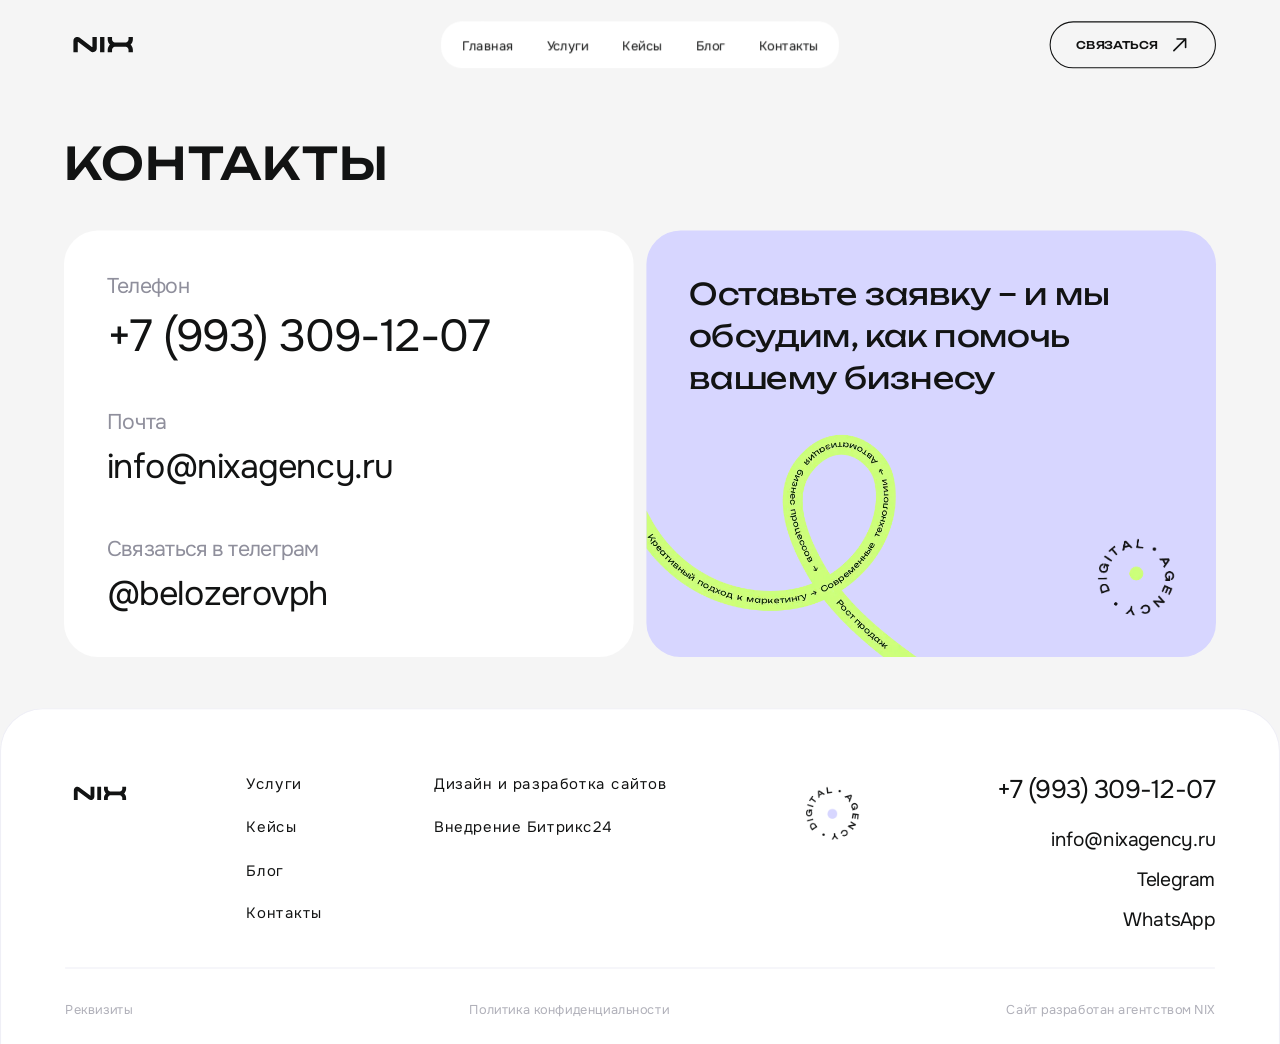
<file: contacts.html>
<!DOCTYPE html>
<html lang="ru">
<head>
  <meta charset="UTF-8" />
  <meta name="viewport" content="width=device-width, initial-scale=1.0" />
  <meta name="description" content="Контакты NIX Agency — свяжитесь с нами для обсуждения вашего проекта." />

  <title>Контакты — NIX Agency</title>

  <link rel="preconnect" href="https://fonts.googleapis.com" />
  <link rel="preconnect" href="https://fonts.gstatic.com" crossorigin />
  <link
    href="https://fonts.googleapis.com/css2?family=Onest:wght@300;400;500&family=Unbounded:wght@200;400;500&display=swap"
    rel="stylesheet"
  />

  <link rel="stylesheet" href="css/design-system.css" />
  <link rel="stylesheet" href="css/main.css" />
  <link rel="stylesheet" href="css/contacts.css" />
</head>
<body>

<div class="page" id="scale-wrapper">

  <!-- ═══ HEADER (reused) ═══ -->
  <header class="header">
    <div class="container">
      <a href="index.html" class="header__logo">
        <img src="assets/logo.svg" alt="NIX Agency" />
      </a>

      <nav class="header__nav">
        <ul class="header__menu">
          <li><a href="index.html">Главная</a></li>
          <li><a href="index.html#services">Услуги</a></li>
          <li><a href="cases.html">Кейсы</a></li>
          <li><a href="blog.html">Блог</a></li>
          <li><a href="contacts.html">Контакты</a></li>
        </ul>
      </nav>

      <a href="index.html#contacts" class="header__cta">
        связаться
        <svg width="26" height="26" viewBox="0 0 26 26" fill="none" aria-hidden="true">
          <path d="M7.5 18.5L18.5 7.5M18.5 7.5H10.5M18.5 7.5V15.5" stroke="currentColor" stroke-width="1.5" stroke-linecap="round" stroke-linejoin="round"/>
        </svg>
      </a>

      <button class="header__burger" type="button" aria-label="Меню">
        <svg width="24" height="24" viewBox="0 0 24 24" fill="none" xmlns="http://www.w3.org/2000/svg">
          <path d="M3 12H21M3 6H21M3 18H21" stroke="#121313" stroke-width="1.5" stroke-linecap="round" stroke-linejoin="round"/>
        </svg>
      </button>
    </div>
  </header>


  <!-- ═══ CONTACTS HERO — Figma 20004590:414 ═══ -->
  <section class="cnt-hero">
    <div class="container">
      <h1 class="cnt-hero__title">Контакты</h1>

      <div class="cnt-hero__row">

        <!-- Left card: contact info -->
        <div class="cnt-hero__card cnt-hero__card--info">
          <div class="cnt-hero__block">
            <span class="cnt-hero__label">Телефон</span>
            <a href="tel:+79933091207" class="cnt-hero__value cnt-hero__value--lg">
              +7 (993) 309-12-07
            </a>
          </div>
          <div class="cnt-hero__block">
            <span class="cnt-hero__label">Почта</span>
            <a href="mailto:info@nixagency.ru" class="cnt-hero__value">
              info@nixagency.ru
            </a>
          </div>
          <div class="cnt-hero__block">
            <span class="cnt-hero__label">Связаться в телеграм</span>
            <a href="https://t.me/belozerovph" class="cnt-hero__value" target="_blank" rel="noopener noreferrer">
              @belozerovph
            </a>
          </div>
        </div>

        <!-- Right card: CTA with decorative line -->
        <div class="cnt-hero__card cnt-hero__card--cta">
          <p class="cnt-hero__cta-text">
            Оставьте заявку&nbsp;– и&nbsp;мы обсудим, как помочь вашему бизнесу
          </p>
          <img class="cnt-hero__line" src="assets/line-contacts.webp" alt="" aria-hidden="true" />
          <div class="cnt-hero__badge rotating-badge">
            <img src="assets/digital-contacts.webp" alt="Digital Agency" />
          </div>
        </div>

      </div>
    </div>
  </section>


  <!-- ═══ FOOTER — Figma 20005072:3115 ═══ -->
  <footer class="footer">
    <div class="container footer__inner">
    <div class="footer__content">
      <a href="index.html" class="footer__logo">
        <img src="assets/logo.svg" alt="NIX" />
      </a>

      <nav class="footer__menu">
        <a href="index.html#services" class="footer__menu-link">Услуги</a>
        <a href="cases.html" class="footer__menu-link">Кейсы</a>
        <a href="blog.html" class="footer__menu-link">Блог</a>
        <a href="contacts.html" class="footer__menu-link">Контакты</a>
      </nav>

      <div class="footer__services">
        <a href="design.html" class="footer__services-item">Дизайн и разработка сайтов</a>
        <a href="bitrix24.html" class="footer__services-item">Внедрение Битрикс24</a>
      </div>

      <div class="footer__circle rotating-badge">
        <img src="assets/digital.png" alt="Digital Agency" />
      </div>

      <div class="footer__contact">
        <a href="tel:+79933091207" class="footer__phone">+7 (993) 309-12-07</a>
        <div class="footer__social">
          <a href="mailto:info@nixagency.ru" class="footer__social-link">info@nixagency.ru</a>
          <a href="https://t.me/nix_agency" class="footer__social-link" target="_blank" rel="noopener noreferrer">Telegram</a>
          <a href="https://wa.me/79933091207?text=" class="footer__social-link" target="_blank" rel="noopener noreferrer">WhatsApp</a>
        </div>
      </div>
    </div>

    <hr class="footer__divider" />

    <div class="footer__bottom">
      <a href="#" class="footer__bottom-link">Реквизиты</a>
      <a href="#" class="footer__bottom-link">Политика конфиденциальности</a>
      <span class="footer__bottom-link">Сайт разработан агентством NIX</span>
    </div>
    </div>
  </footer>

</div>


<!-- ═══ MOBILE MENU OVERLAY ═══ -->
<div class="mobile-menu" id="mobileMenu">
  <div class="mobile-menu__inner">

    <div class="mobile-menu__header">
      <a href="index.html" class="mobile-menu__logo">
        <img src="assets/logo.svg" alt="NIX Agency" />
      </a>
      <button class="mobile-menu__close" type="button" aria-label="Закрыть">
        <svg width="24" height="24" viewBox="0 0 24 24" fill="none" xmlns="http://www.w3.org/2000/svg">
          <path d="M18 6L6 18M6 6L18 18" stroke="#121313" stroke-width="1.5" stroke-linecap="round" stroke-linejoin="round"/>
        </svg>
      </button>
    </div>

    <div class="mobile-menu__content">
      <nav class="mobile-menu__nav">
        <a href="index.html" class="mobile-menu__link">Главная</a>
        <a href="index.html#services" class="mobile-menu__link">Услуги</a>
        <a href="cases.html" class="mobile-menu__link">Кейсы</a>
        <a href="blog.html" class="mobile-menu__link">Блог</a>
        <a href="contacts.html" class="mobile-menu__link">Контакты</a>
      </nav>

      <div class="mobile-menu__contact">
        <a href="tel:+79933091207" class="mobile-menu__phone">+7 (993) 309-12-07</a>
        <div class="mobile-menu__social">
          <a href="mailto:info@nixagency.ru" class="mobile-menu__social-link">info@nixagency.ru</a>
          <a href="https://t.me/nix_agency" class="mobile-menu__social-link" target="_blank" rel="noopener noreferrer">Telegram</a>
          <a href="https://wa.me/79933091207?text=" class="mobile-menu__social-link" target="_blank" rel="noopener noreferrer">WhatsApp</a>
        </div>
      </div>
    </div>

    <div class="mobile-menu__circle rotating-badge">
      <img src="assets/digital.png" alt="Digital Agency" />
    </div>

  </div>
</div>

<script>
  // Proportional page scaling: mobile (<640), tablet (640-1200), desktop (>1200)
  var MOBILE_BASE = 320;
  var MOBILE_MIN_WIDTH = 320;
  var TABLET_BASE = 640;
  var DESKTOP_BASE = 1200;
  var DESKTOP_MAX_SCALE = 1.6;

  function updatePageScale() {
    var wrapper = document.getElementById('scale-wrapper');
    if (!wrapper) return;

    var w = window.innerWidth;
    var root = document.documentElement;
    var scale, baseWidth;

    if (w < 640) {
      var effectiveWidth = Math.max(w, MOBILE_MIN_WIDTH);
      scale = effectiveWidth / MOBILE_BASE;
      baseWidth = MOBILE_BASE;
    } else if (w <= 1200) {
      scale = w / TABLET_BASE;
      baseWidth = TABLET_BASE;
    } else {
      scale = Math.min(w / DESKTOP_BASE, DESKTOP_MAX_SCALE);
      baseWidth = DESKTOP_BASE;
    }

    root.style.setProperty('--page-scale', scale);
    root.style.setProperty('--wrapper-width', baseWidth + 'px');

    var realHeight = wrapper.getBoundingClientRect().height;
    document.body.style.height = realHeight + 'px';
  }

  window.addEventListener('load', updatePageScale);
  window.addEventListener('resize', updatePageScale);
  if (document.fonts) {
    document.fonts.ready.then(updatePageScale);
  }

  (function() {
    var burger = document.querySelector('.header__burger');
    var menu = document.getElementById('mobileMenu');
    var close = document.querySelector('.mobile-menu__close');
    var links = document.querySelectorAll('.mobile-menu__link');
    if (!burger || !menu) return;

    function open() {
      menu.classList.add('is-open');
      document.body.style.overflow = 'hidden';
    }
    function shut() {
      menu.classList.remove('is-open');
      document.body.style.overflow = '';
    }

    burger.addEventListener('click', open);
    if (close) close.addEventListener('click', shut);
    links.forEach(function(l) { l.addEventListener('click', shut); });
  })();
</script>

</body>
</html>
</file>
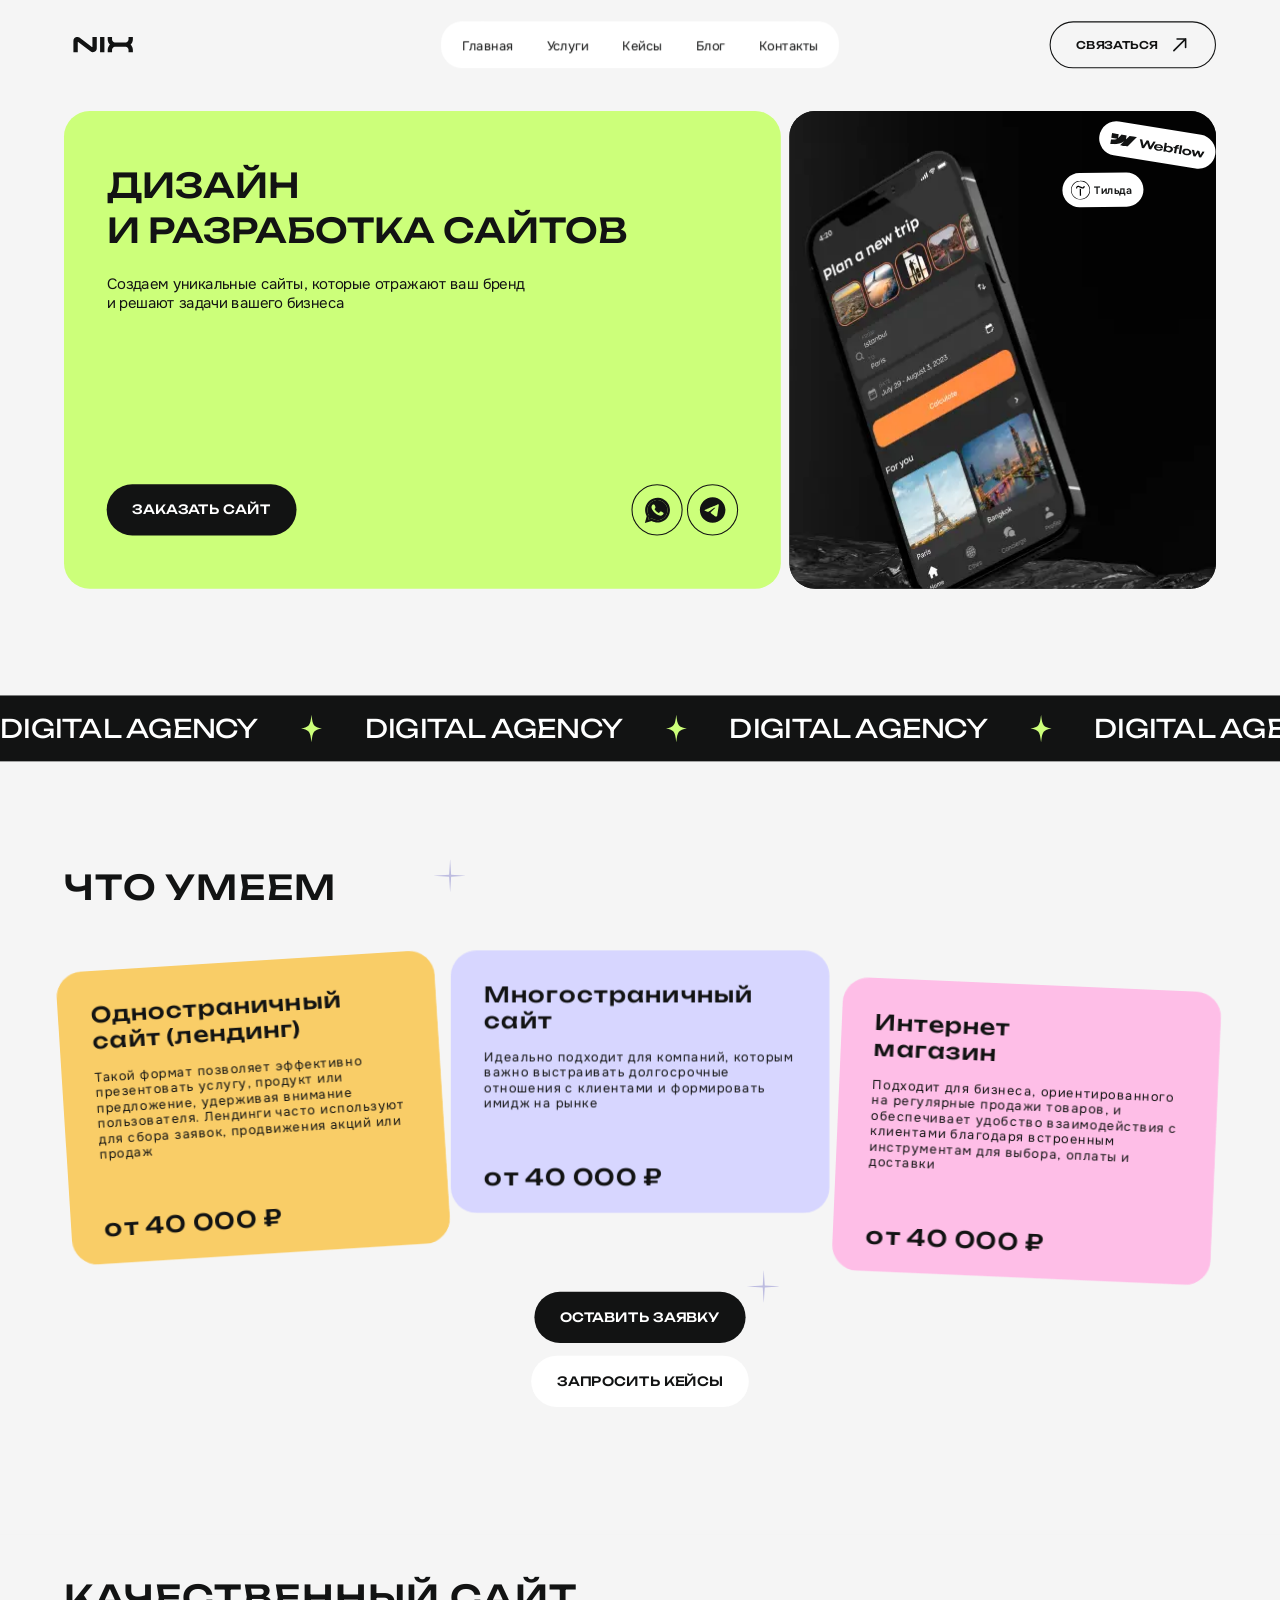
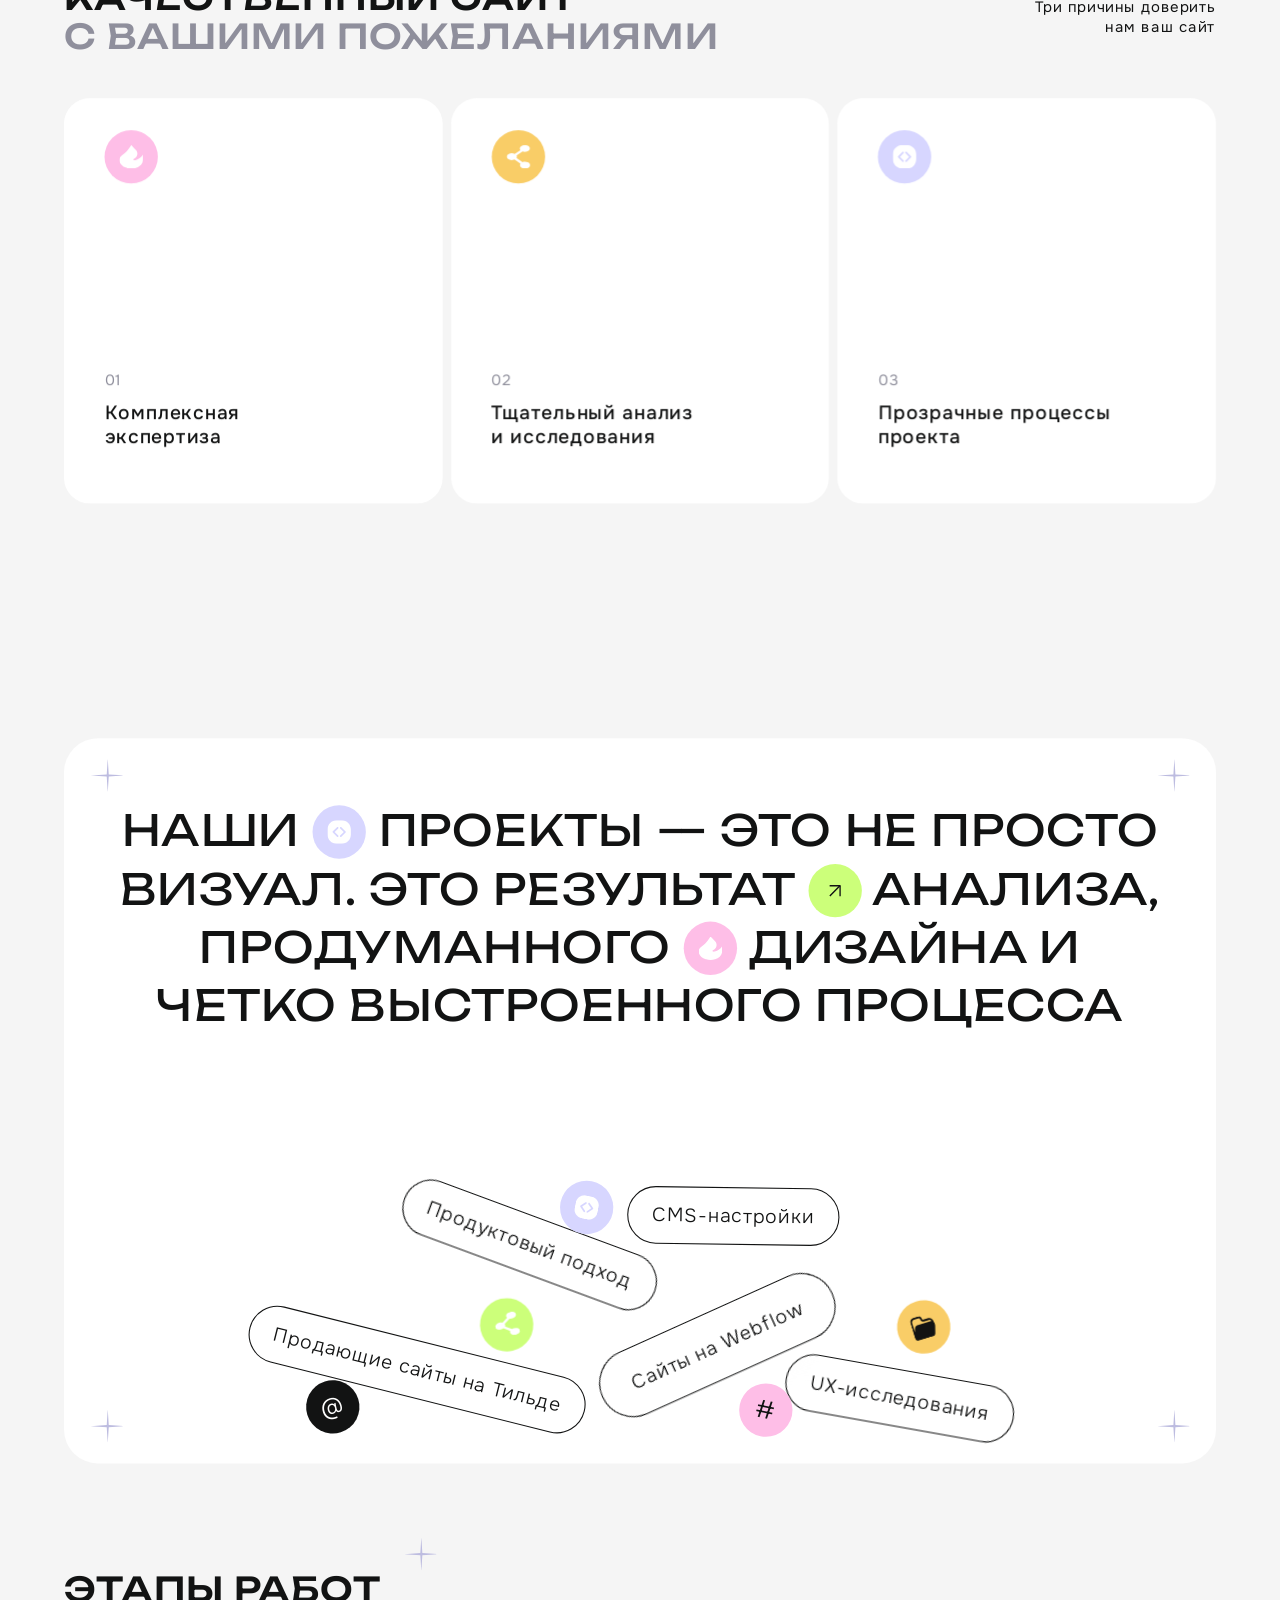
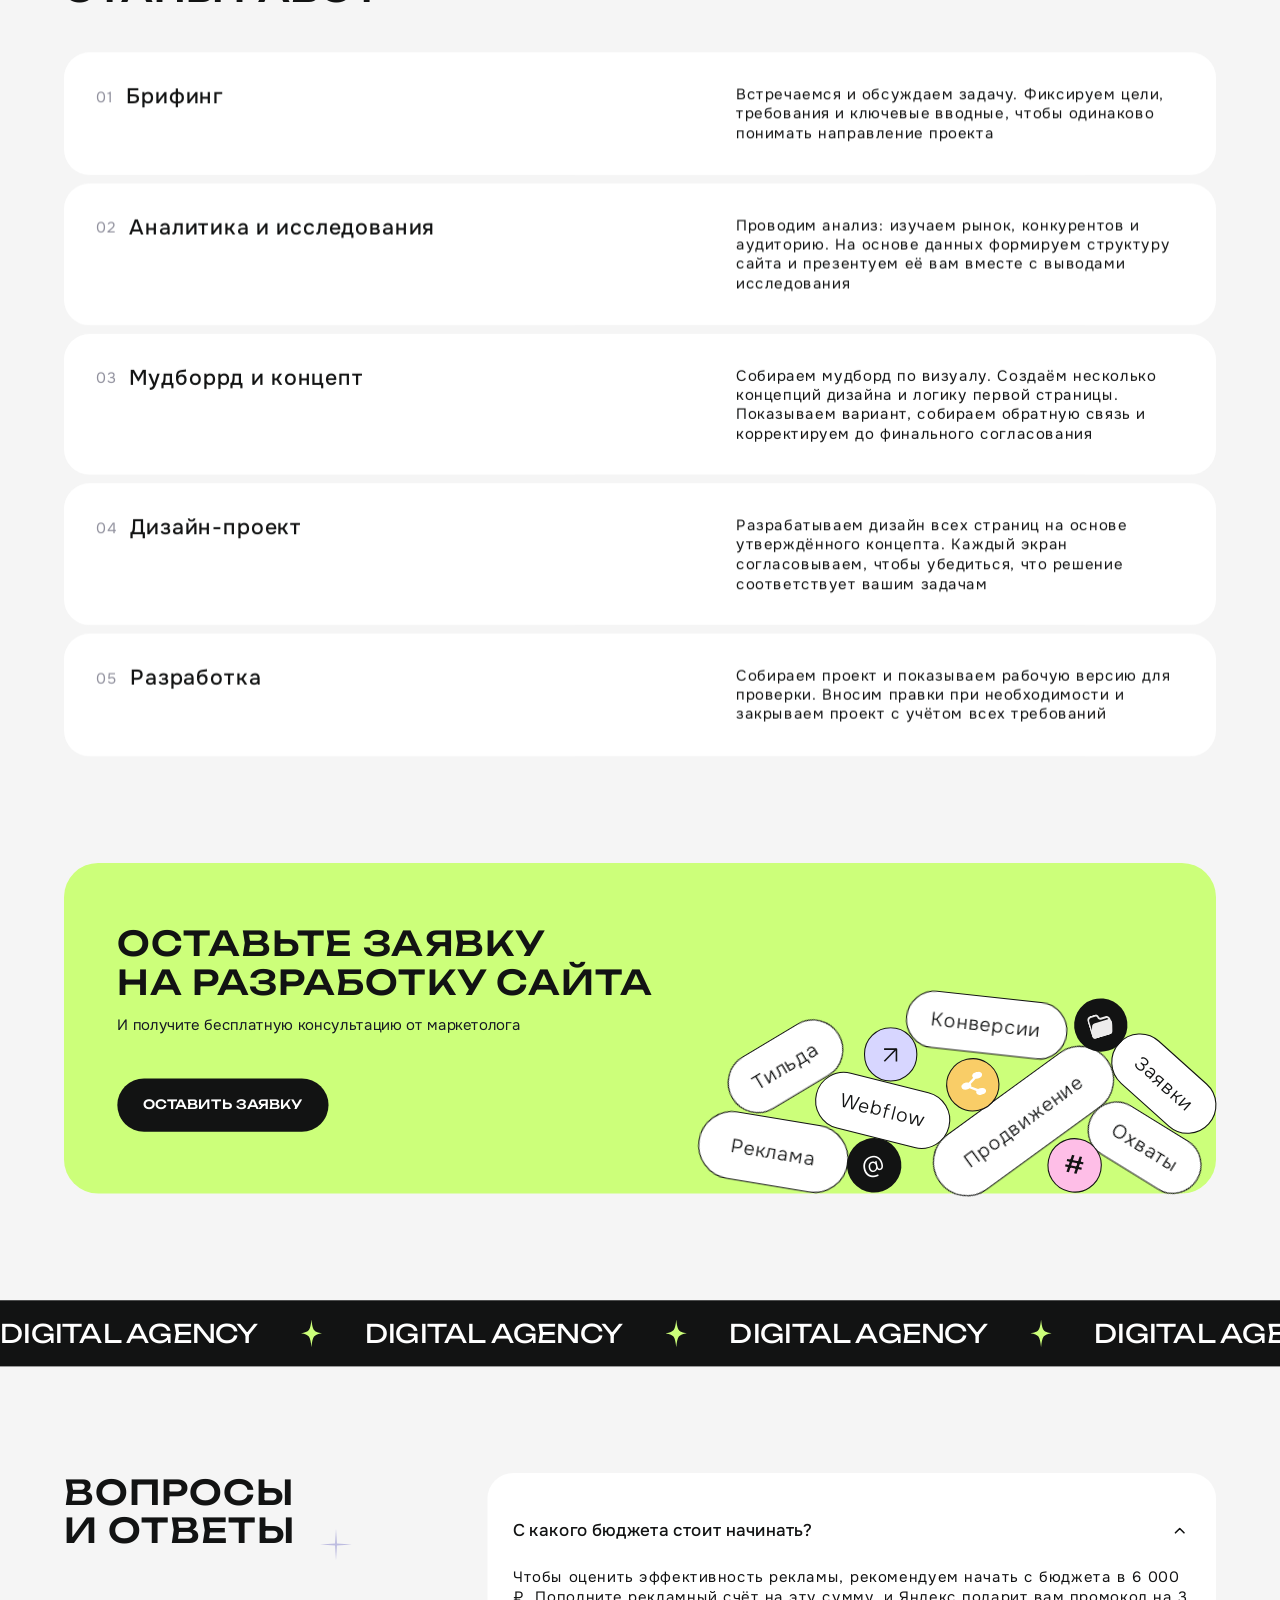
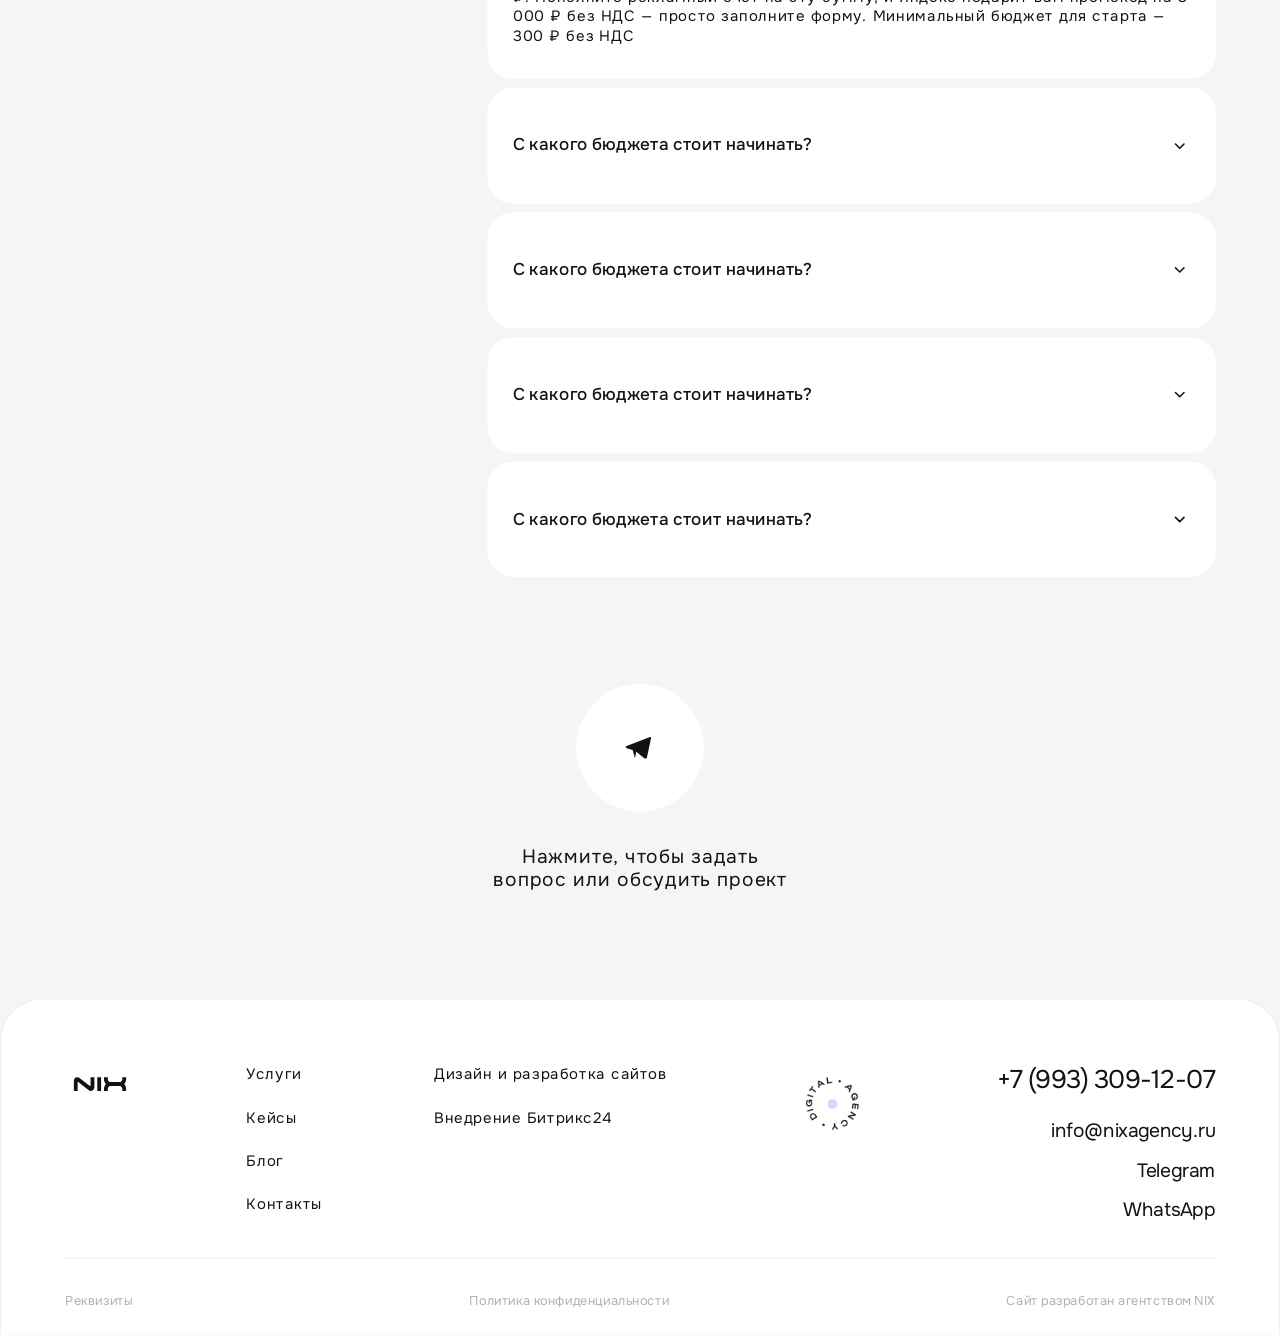
<file: design.html>
<!DOCTYPE html>
<html lang="ru">
<head>
  <meta charset="UTF-8" />
  <meta name="viewport" content="width=device-width, initial-scale=1.0" />
  <meta name="description" content="Дизайн и разработка сайтов — NIX Agency. Создаем уникальные сайты, которые отражают ваш бренд и решают задачи вашего бизнеса." />

  <title>Дизайн и разработка сайтов — NIX Agency</title>

  <link rel="preconnect" href="https://fonts.googleapis.com" />
  <link rel="preconnect" href="https://fonts.gstatic.com" crossorigin />
  <link
    href="https://fonts.googleapis.com/css2?family=Onest:wght@300;400;500&family=Unbounded:wght@200;400;500&display=swap"
    rel="stylesheet"
  />

  <link rel="stylesheet" href="css/design-system.css" />
  <link rel="stylesheet" href="css/main.css" />
  <link rel="stylesheet" href="css/design.css" />
</head>
<body>

<div class="page" id="scale-wrapper">

  <!-- ═══ HEADER (reused) ═══ -->
  <header class="header">
    <div class="container">
      <a href="index.html" class="header__logo">
        <img src="assets/logo.svg" alt="NIX Agency" />
      </a>

      <nav class="header__nav">
        <ul class="header__menu">
          <li><a href="index.html">Главная</a></li>
          <li><a href="index.html#services">Услуги</a></li>
          <li><a href="cases.html">Кейсы</a></li>
          <li><a href="blog.html">Блог</a></li>
          <li><a href="contacts.html">Контакты</a></li>
        </ul>
      </nav>

      <a href="#contacts" class="header__cta">
        связаться
        <svg width="26" height="26" viewBox="0 0 26 26" fill="none" aria-hidden="true">
          <path d="M7.5 18.5L18.5 7.5M18.5 7.5H10.5M18.5 7.5V15.5" stroke="currentColor" stroke-width="1.5" stroke-linecap="round" stroke-linejoin="round"/>
        </svg>
      </a>

      <button class="header__burger" type="button" aria-label="Меню">
        <svg width="24" height="24" viewBox="0 0 24 24" fill="none" xmlns="http://www.w3.org/2000/svg">
          <path d="M3 12H21M3 6H21M3 18H21" stroke="#121313" stroke-width="1.5" stroke-linecap="round" stroke-linejoin="round"/>
        </svg>
      </button>
    </div>
  </header>


  <!-- ═══ DESIGN HERO — Figma node 20005168:191999 ═══ -->
  <section class="dsn-hero" id="hero">
    <div class="container">
      <div class="dsn-hero__row">

        <!-- Lime content card -->
        <div class="dsn-hero__content">
          <div class="dsn-hero__text">
            <h1 class="dsn-hero__title">Дизайн<br />и разработка сайтов</h1>
            <p class="dsn-hero__subtitle">
              Создаем уникальные сайты, которые отражают ваш бренд<br />
              и решают задачи вашего бизнеса
            </p>
          </div>

          <div class="dsn-hero__actions">
            <a href="#contacts" class="dsn-hero__cta">
              <span class="dsn-hero__cta-full">заказать сайт</span>
              <span class="dsn-hero__cta-short">Оставить заявку</span>
            </a>

            <div class="dsn-hero__social">
              <a href="#" class="dsn-hero__social-btn" aria-label="WhatsApp">
                <img src="assets/icons/whatsapp.svg" alt="" />
                <span class="dsn-hero__social-info">
                  <span class="dsn-hero__social-sub">Написать в</span>
                  <span class="dsn-hero__social-name">whatsapp</span>
                </span>
              </a>
              <a href="https://t.me/" class="dsn-hero__social-btn" target="_blank" rel="noopener noreferrer" aria-label="Telegram">
                <img src="assets/icons/telegram.svg" alt="" />
                <span class="dsn-hero__social-info">
                  <span class="dsn-hero__social-sub">Написать в</span>
                  <span class="dsn-hero__social-name">Telegram</span>
                </span>
              </a>
            </div>
          </div>
        </div>

        <!-- Dark mockup card -->
        <div class="dsn-hero__mockup">
          <div class="dsn-hero__mockup-img">
            <picture>
              <source media="(max-width: 1199px)" srcset="assets/design-hero-mobile.webp" />
              <img src="assets/design-hero.webp" alt="Мокап сайта на телефоне" />
            </picture>
          </div>

          <div class="dsn-hero__badge dsn-hero__badge--webflow">
            <img src="assets/icons/webflow.svg" alt="Webflow" />
          </div>

          <div class="dsn-hero__badge dsn-hero__badge--tilda">
            <img src="assets/icons/tilda.svg" alt="" />
            <span>Тильда</span>
          </div>
        </div>

      </div>
    </div>
  </section>


  <!-- ═══ MARQUEE — Figma 20005168:191164 ═══ -->
  <section class="marquee">
    <div class="marquee__track">
      <div class="marquee__content">
        <span class="marquee__text">DIGITAL AGENCY</span>
        <img class="marquee__icon" src="assets/icons/marquee-star.svg" alt="" />
        <span class="marquee__text">DIGITAL AGENCY</span>
        <img class="marquee__icon" src="assets/icons/marquee-star.svg" alt="" />
        <span class="marquee__text">DIGITAL AGENCY</span>
        <img class="marquee__icon" src="assets/icons/marquee-star.svg" alt="" />
        <span class="marquee__text">DIGITAL AGENCY</span>
        <img class="marquee__icon" src="assets/icons/marquee-star.svg" alt="" />
      </div>
      <div class="marquee__content" aria-hidden="true">
        <span class="marquee__text">DIGITAL AGENCY</span>
        <img class="marquee__icon" src="assets/icons/marquee-star.svg" alt="" />
        <span class="marquee__text">DIGITAL AGENCY</span>
        <img class="marquee__icon" src="assets/icons/marquee-star.svg" alt="" />
        <span class="marquee__text">DIGITAL AGENCY</span>
        <img class="marquee__icon" src="assets/icons/marquee-star.svg" alt="" />
        <span class="marquee__text">DIGITAL AGENCY</span>
        <img class="marquee__icon" src="assets/icons/marquee-star.svg" alt="" />
      </div>
    </div>
  </section>


  <!-- ═══ ANIMATE / "Что умеем" — Figma 20005168:191172 ═══ -->
  <section class="dsn-animate" id="animate">
    <div class="container">

      <h2 class="dsn-animate__title">что умеем</h2>

      <div class="dsn-animate__cards">
        <!-- Star decor (top) -->
        <span class="dsn-animate__star dsn-animate__star--top" aria-hidden="true">
          <svg xmlns="http://www.w3.org/2000/svg" width="30" height="30" viewBox="0 0 30 30" fill="none">
            <path d="M16 -1L16.9504 14.0496L32 15L16.9504 15.9504L16 31L15.0496 15.9504L0 15L15.0496 14.0496L16 -1Z" fill="#BDBCE0"/>
          </svg>
        </span>

        <!-- Card 1 — orange, rotate -3.61° -->
        <article class="dsn-animate__card dsn-animate__card--orange">
          <div class="dsn-animate__card-inner">
            <div class="dsn-animate__card-body">
              <h3 class="dsn-animate__card-title">Одностраничный сайт (лендинг)</h3>
              <p class="dsn-animate__card-desc">
                Такой формат позволяет эффективно презентовать услугу, продукт или предложение, удерживая внимание пользователя. Лендинги часто используют для сбора заявок, продвижения акций или продаж
              </p>
            </div>
            <div class="dsn-animate__card-price">от 40 000 ₽</div>
          </div>
        </article>

        <!-- Card 2 — violet, no rotation -->
        <article class="dsn-animate__card dsn-animate__card--violet">
          <div class="dsn-animate__card-inner">
            <div class="dsn-animate__card-body">
              <h3 class="dsn-animate__card-title">Многостраничный сайт</h3>
              <p class="dsn-animate__card-desc">
                Идеально подходит для компаний, которым важно выстраивать долгосрочные отношения с клиентами и формировать имидж на рынке
              </p>
            </div>
            <div class="dsn-animate__card-price">от 40 000 ₽</div>
          </div>
        </article>

        <!-- Card 3 — pink, rotate 2.47° -->
        <article class="dsn-animate__card dsn-animate__card--pink">
          <div class="dsn-animate__card-inner">
            <div class="dsn-animate__card-body">
              <h3 class="dsn-animate__card-title">Интернет<br />магазин</h3>
              <p class="dsn-animate__card-desc">
                Подходит для бизнеса, ориентированного на регулярные продажи товаров, и обеспечивает удобство взаимодействия с клиентами благодаря встроенным инструментам для выбора, оплаты и доставки
              </p>
            </div>
            <div class="dsn-animate__card-price">от 40 000 ₽</div>
          </div>
        </article>

      </div>

      <div class="dsn-animate__actions">
        <span class="dsn-animate__star dsn-animate__star--bottom" aria-hidden="true">
          <svg xmlns="http://www.w3.org/2000/svg" width="30" height="30" viewBox="0 0 30 30" fill="none">
            <path d="M16 -1L16.9504 14.0496L32 15L16.9504 15.9504L16 31L15.0496 15.9504L0 15L15.0496 14.0496L16 -1Z" fill="#BDBCE0"/>
          </svg>
        </span>
        <a href="#contacts" class="dsn-animate__cta dsn-animate__cta--primary">оставить заявку</a>
        <a href="#contacts" class="dsn-animate__cta dsn-animate__cta--secondary">запросить кейсы</a>
      </div>

    </div>
  </section>


  <!-- ═══ REASONS — Figma 20005168:191224 ═══ -->
  <section class="dsn-reasons" id="reasons">
    <div class="container">

      <div class="dsn-reasons__head">
        <h2 class="dsn-reasons__title">
          Качественный сайт<br />
          <span>с вашими пожеланиями</span>
        </h2>
        <p class="dsn-reasons__tagline">
          Три причины доверить<br />
          нам ваш сайт
        </p>
      </div>

      <div class="why__cards">
        <article class="why__card">
          <div class="why__card-icon why__card-icon--pink">
            <img class="why__card-icon-img" src="assets/icons/flame.svg" alt="" />
          </div>
          <div class="why__card-body">
            <span class="why__card-number">01</span>
            <h3 class="why__card-title">Комплексная<br />экспертиза</h3>
            <div class="why__card-reveal">
              <div class="why__card-reveal-inner">
                <hr class="why__card-divider" />
                <p class="why__card-desc">В проекте участвуют топ маркетолог, разработчик, аналитик и дизайнеры уровня Middle и Senior</p>
              </div>
            </div>
          </div>
        </article>

        <article class="why__card">
          <div class="why__card-icon why__card-icon--orange">
            <img class="why__card-icon-img" src="assets/icons/share.svg" alt="" />
          </div>
          <div class="why__card-body">
            <span class="why__card-number">02</span>
            <h3 class="why__card-title">Тщательный анализ<br />и исследования</h3>
            <div class="why__card-reveal">
              <div class="why__card-reveal-inner">
                <hr class="why__card-divider" />
                <p class="why__card-desc">Строим дизайн на основе аналитики, конкурентного анализа и UX-исследований. Понимаем продукт и аудиторию перед тем, как предлагать решения</p>
              </div>
            </div>
          </div>
        </article>

        <article class="why__card">
          <div class="why__card-icon why__card-icon--violet">
            <img class="why__card-icon-img why__card-icon-img--rotated" src="assets/icons/sort-card.svg" alt="" />
          </div>
          <div class="why__card-body">
            <span class="why__card-number">03</span>
            <h3 class="why__card-title">Прозрачные процессы<br />проекта</h3>
            <div class="why__card-reveal">
              <div class="why__card-reveal-inner">
                <hr class="why__card-divider" />
                <p class="why__card-desc">Выстраиваем четкую коммуникацию и разбиваем работу на понятные этапы. Каждый этап согласуется с вами, вы контролируете процесс</p>
              </div>
            </div>
          </div>
        </article>
      </div>

    </div>
  </section>


  <!-- ═══ STRATEGY — Figma 20005180:234627 ═══ -->
  <section class="dsn-strategy">
    <div class="container">
      <div class="dsn-strategy__content">

        <!-- Corner stars -->
        <span class="dsn-strategy__star dsn-strategy__star--tl" aria-hidden="true">
          <svg xmlns="http://www.w3.org/2000/svg" width="30" height="30" viewBox="0 0 30 30" fill="none"><path d="M16 -1L16.9504 14.0496L32 15L16.9504 15.9504L16 31L15.0496 15.9504L0 15L15.0496 14.0496L16 -1Z" fill="#BDBCE0"/></svg>
        </span>
        <span class="dsn-strategy__star dsn-strategy__star--tr" aria-hidden="true">
          <svg xmlns="http://www.w3.org/2000/svg" width="30" height="30" viewBox="0 0 30 30" fill="none"><path d="M16 -1L16.9504 14.0496L32 15L16.9504 15.9504L16 31L15.0496 15.9504L0 15L15.0496 14.0496L16 -1Z" fill="#BDBCE0"/></svg>
        </span>
        <span class="dsn-strategy__star dsn-strategy__star--bl" aria-hidden="true">
          <svg xmlns="http://www.w3.org/2000/svg" width="30" height="30" viewBox="0 0 30 30" fill="none"><path d="M16 -1L16.9504 14.0496L32 15L16.9504 15.9504L16 31L15.0496 15.9504L0 15L15.0496 14.0496L16 -1Z" fill="#BDBCE0"/></svg>
        </span>
        <span class="dsn-strategy__star dsn-strategy__star--br" aria-hidden="true">
          <svg xmlns="http://www.w3.org/2000/svg" width="30" height="30" viewBox="0 0 30 30" fill="none"><path d="M16 -1L16.9504 14.0496L32 15L16.9504 15.9504L16 31L15.0496 15.9504L0 15L15.0496 14.0496L16 -1Z" fill="#BDBCE0"/></svg>
        </span>

        <!-- Title with inline icon circles -->
        <h2 class="dsn-strategy__title">
          Наши
          <span class="dsn-strategy__title-icon dsn-strategy__title-icon--violet">
            <img class="dsn-strategy__title-icon-img dsn-strategy__title-icon-img--rotated" src="assets/icons/sort-card.svg" alt="" />
          </span>
          проекты — это не просто визуал. Это результат
          <span class="dsn-strategy__title-icon dsn-strategy__title-icon--lime">
            <img class="dsn-strategy__title-icon-img" src="assets/icons/arrow-up-right.svg" alt="" />
          </span>
          анализа, продуманного
          <span class="dsn-strategy__title-icon dsn-strategy__title-icon--pink">
            <img class="dsn-strategy__title-icon-img" src="assets/icons/flame.svg" alt="" />
          </span>
          дизайна и четко выстроенного процесса
        </h2>

        <!-- Tags composition 588×220 -->
        <div class="dsn-strategy__tags">

          <!-- Circle badges -->
          <div class="dsn-strategy__badge dsn-strategy__badge--folder"><span><img src="assets/icons/folder.svg" alt="" /></span></div>
          <div class="dsn-strategy__badge dsn-strategy__badge--at"><span>@</span></div>
          <div class="dsn-strategy__badge dsn-strategy__badge--share"><span><img src="assets/icons/share.svg" alt="" /></span></div>
          <div class="dsn-strategy__badge dsn-strategy__badge--hash"><span>#</span></div>
          <div class="dsn-strategy__badge dsn-strategy__badge--sort"><span><img src="assets/icons/sort-card.svg" alt="" /></span></div>

          <!-- Pills -->
          <div class="dsn-strategy__tag dsn-strategy__tag--webflow"><span>Сайты на Webflow</span></div>
          <div class="dsn-strategy__tag dsn-strategy__tag--product"><span>Продуктовый подход</span></div>
          <div class="dsn-strategy__tag dsn-strategy__tag--cms"><span>CMS-настройки</span></div>
          <div class="dsn-strategy__tag dsn-strategy__tag--tilda"><span>Продающие сайты на Тильде</span></div>
          <div class="dsn-strategy__tag dsn-strategy__tag--ux"><span>UX-исследования</span></div>

        </div>

      </div>
    </div>
  </section>


  <!-- ═══ STAGES — Figma 20005194:234776 ═══ -->
  <section class="dsn-stages" id="stages">
    <div class="container">

      <div class="dsn-stages__head">
        <h2 class="dsn-stages__title">этапы работ</h2>
        <span class="dsn-stages__star" aria-hidden="true">
          <svg xmlns="http://www.w3.org/2000/svg" width="30" height="30" viewBox="0 0 30 30" fill="none"><path d="M16 -1L16.9504 14.0496L32 15L16.9504 15.9504L16 31L15.0496 15.9504L0 15L15.0496 14.0496L16 -1Z" fill="#BDBCE0"/></svg>
        </span>
      </div>

      <div class="dsn-stages__cards">
        <article class="dsn-stages__card">
          <div class="dsn-stages__card-head">
            <span class="dsn-stages__card-num">01</span>
            <h3 class="dsn-stages__card-title">Брифинг</h3>
          </div>
          <p class="dsn-stages__card-desc">Встречаемся и обсуждаем задачу. Фиксируем цели, требования и ключевые вводные, чтобы одинаково понимать направление проекта</p>
        </article>

        <article class="dsn-stages__card">
          <div class="dsn-stages__card-head">
            <span class="dsn-stages__card-num">02</span>
            <h3 class="dsn-stages__card-title">Аналитика и исследования</h3>
          </div>
          <p class="dsn-stages__card-desc">Проводим анализ: изучаем рынок, конкурентов и аудиторию. На основе данных формируем структуру сайта и презентуем её вам вместе с выводами исследования</p>
        </article>

        <article class="dsn-stages__card">
          <div class="dsn-stages__card-head">
            <span class="dsn-stages__card-num">03</span>
            <h3 class="dsn-stages__card-title">Мудборрд и концепт</h3>
          </div>
          <p class="dsn-stages__card-desc">Собираем мудборд по визуалу. Создаём несколько концепций дизайна и логику первой страницы. Показываем вариант, собираем обратную связь и корректируем до финального согласования</p>
        </article>

        <article class="dsn-stages__card">
          <div class="dsn-stages__card-head">
            <span class="dsn-stages__card-num">04</span>
            <h3 class="dsn-stages__card-title">Дизайн-проект</h3>
          </div>
          <p class="dsn-stages__card-desc">Разрабатываем дизайн всех страниц на основе утверждённого концепта. Каждый экран согласовываем, чтобы убедиться, что решение соответствует вашим задачам</p>
        </article>

        <article class="dsn-stages__card">
          <div class="dsn-stages__card-head">
            <span class="dsn-stages__card-num">05</span>
            <h3 class="dsn-stages__card-title">Разработка</h3>
          </div>
          <p class="dsn-stages__card-desc">Собираем проект и показываем рабочую версию для проверки. Вносим правки при необходимости и закрываем проект с учётом всех требований</p>
        </article>
      </div>

    </div>
  </section>


  <!-- ═══ CTA / Заявка — Figma 20005168:191846 ═══ -->
  <section class="dsn-cta" id="cta">
    <div class="container">
      <div class="dsn-cta__card">

        <div class="dsn-cta__text">
          <h2 class="dsn-cta__title">Оставьте заявку<br />на разработку сайта</h2>
          <p class="dsn-cta__subtitle">И получите бесплатную консультацию от маркетолога</p>
        </div>

        <a href="#contacts" class="dsn-cta__btn">Оставить заявку</a>

        <!-- Tags composition 588×218 -->
        <div class="dsn-cta__tags">

          <!-- Pills -->
          <div class="dsn-cta__tag dsn-cta__tag--promo"><span>Продвижение</span></div>
          <div class="dsn-cta__tag dsn-cta__tag--ads"><span>Реклама</span></div>
          <div class="dsn-cta__tag dsn-cta__tag--conv"><span>Конверсии</span></div>
          <div class="dsn-cta__tag dsn-cta__tag--tilda"><span>Тильда</span></div>
          <div class="dsn-cta__tag dsn-cta__tag--leads"><span>Заявки</span></div>
          <div class="dsn-cta__tag dsn-cta__tag--webflow"><span>Webflow</span></div>
          <div class="dsn-cta__tag dsn-cta__tag--reach"><span>Охваты</span></div>

          <!-- Circle badges -->
          <div class="dsn-cta__badge dsn-cta__badge--folder"><span><img src="assets/icons/folder.svg" alt="" /></span></div>
          <div class="dsn-cta__badge dsn-cta__badge--at"><span>@</span></div>
          <div class="dsn-cta__badge dsn-cta__badge--share"><span><img src="assets/icons/share.svg" alt="" /></span></div>
          <div class="dsn-cta__badge dsn-cta__badge--hash"><span>#</span></div>

          <!-- Standalone arrow icon (violet circle) -->
          <div class="dsn-cta__icon"><img src="assets/icons/arrow-up-right.svg" alt="" /></div>

        </div>

      </div>
    </div>
  </section>


  <!-- ═══ MARQUEE (reused) ═══ -->
  <section class="marquee">
    <div class="marquee__track">
      <div class="marquee__content">
        <span class="marquee__text">DIGITAL AGENCY</span>
        <img class="marquee__icon" src="assets/icons/marquee-star.svg" alt="" />
        <span class="marquee__text">DIGITAL AGENCY</span>
        <img class="marquee__icon" src="assets/icons/marquee-star.svg" alt="" />
        <span class="marquee__text">DIGITAL AGENCY</span>
        <img class="marquee__icon" src="assets/icons/marquee-star.svg" alt="" />
        <span class="marquee__text">DIGITAL AGENCY</span>
        <img class="marquee__icon" src="assets/icons/marquee-star.svg" alt="" />
      </div>
      <div class="marquee__content" aria-hidden="true">
        <span class="marquee__text">DIGITAL AGENCY</span>
        <img class="marquee__icon" src="assets/icons/marquee-star.svg" alt="" />
        <span class="marquee__text">DIGITAL AGENCY</span>
        <img class="marquee__icon" src="assets/icons/marquee-star.svg" alt="" />
        <span class="marquee__text">DIGITAL AGENCY</span>
        <img class="marquee__icon" src="assets/icons/marquee-star.svg" alt="" />
        <span class="marquee__text">DIGITAL AGENCY</span>
        <img class="marquee__icon" src="assets/icons/marquee-star.svg" alt="" />
      </div>
    </div>
  </section>


  <!-- ═══ FAQ — Figma 20005168:191831 ═══ -->
  <section class="faq" id="faq">
    <div class="container faq__row">
      <div class="faq__heading">
        <h2 class="faq__title">Вопросы<br>и ответы</h2>
        <img class="faq__star" src="assets/icons/star.svg" alt="" aria-hidden="true" />
      </div>
      <div class="faq__list">

        <details class="faq__item" open>
          <summary class="faq__question">
            <span>С какого бюджета стоит начинать?</span>
            <svg class="faq__chevron" width="20" height="20" viewBox="0 0 20 20" fill="none" aria-hidden="true">
              <path d="M6 8l4 4 4-4" stroke="#121313" stroke-width="1.5" stroke-linecap="round" stroke-linejoin="round"/>
            </svg>
          </summary>
          <div class="faq__answer">
            <p>Чтобы оценить эффективность рекламы, рекомендуем начать с бюджета в 6 000 ₽. Пополните рекламный счёт на эту сумму, и Яндекс подарит вам промокод на 3 000 ₽ без НДС — просто заполните форму. Минимальный бюджет для старта — 300 ₽ без НДС</p>
          </div>
        </details>

        <details class="faq__item">
          <summary class="faq__question">
            <span>С какого бюджета стоит начинать?</span>
            <svg class="faq__chevron" width="20" height="20" viewBox="0 0 20 20" fill="none" aria-hidden="true">
              <path d="M6 8l4 4 4-4" stroke="#121313" stroke-width="1.5" stroke-linecap="round" stroke-linejoin="round"/>
            </svg>
          </summary>
          <div class="faq__answer">
            <p>Чтобы оценить эффективность рекламы, рекомендуем начать с бюджета в 6 000 ₽.</p>
          </div>
        </details>

        <details class="faq__item">
          <summary class="faq__question">
            <span>С какого бюджета стоит начинать?</span>
            <svg class="faq__chevron" width="20" height="20" viewBox="0 0 20 20" fill="none" aria-hidden="true">
              <path d="M6 8l4 4 4-4" stroke="#121313" stroke-width="1.5" stroke-linecap="round" stroke-linejoin="round"/>
            </svg>
          </summary>
          <div class="faq__answer">
            <p>Чтобы оценить эффективность рекламы, рекомендуем начать с бюджета в 6 000 ₽.</p>
          </div>
        </details>

        <details class="faq__item">
          <summary class="faq__question">
            <span>С какого бюджета стоит начинать?</span>
            <svg class="faq__chevron" width="20" height="20" viewBox="0 0 20 20" fill="none" aria-hidden="true">
              <path d="M6 8l4 4 4-4" stroke="#121313" stroke-width="1.5" stroke-linecap="round" stroke-linejoin="round"/>
            </svg>
          </summary>
          <div class="faq__answer">
            <p>Чтобы оценить эффективность рекламы, рекомендуем начать с бюджета в 6 000 ₽.</p>
          </div>
        </details>

        <details class="faq__item">
          <summary class="faq__question">
            <span>С какого бюджета стоит начинать?</span>
            <svg class="faq__chevron" width="20" height="20" viewBox="0 0 20 20" fill="none" aria-hidden="true">
              <path d="M6 8l4 4 4-4" stroke="#121313" stroke-width="1.5" stroke-linecap="round" stroke-linejoin="round"/>
            </svg>
          </summary>
          <div class="faq__answer">
            <p>Чтобы оценить эффективность рекламы, рекомендуем начать с бюджета в 6 000 ₽.</p>
          </div>
        </details>

      </div>
    </div>
  </section>


  <!-- ═══ TELEGRAM CTA — Figma 20005168:204909 ═══ -->
  <section class="telegram-cta">
    <a href="https://t.me/" class="telegram-cta__link" target="_blank" rel="noopener noreferrer">
      <div class="telegram-cta__circle">
        <svg width="40" height="40" viewBox="0 0 40 40" fill="none" xmlns="http://www.w3.org/2000/svg">
          <path d="M30.4 10.8L26.5 29.2C26.5 29.2 25.9 30.7 24.3 30L16.5 23.8L13.1 22.2L7.5 20.4C7.5 20.4 6.6 20.1 6.5 19.4C6.4 18.7 7.5 18.3 7.5 18.3L28.7 10.2C28.7 10.2 30.4 9.5 30.4 10.8Z" fill="#121313"/>
          <path d="M15.4 29.3C15.4 29.3 15.1 29.3 14.8 28.2C14.5 27.1 13.1 22.2 13.1 22.2L25.5 14.4C25.5 14.4 26.2 14 26.2 14.4C26.2 14.4 26.2 14.6 25.5 15.2C24.8 15.8 16.6 23.3 16.6 23.3" fill="#121313"/>
        </svg>
      </div>
      <p class="telegram-cta__text">Нажмите, чтобы задать вопрос или&nbsp;обсудить проект</p>
    </a>
  </section>


  <!-- ═══ FOOTER — Figma 20005072:3115 ═══ -->
  <footer class="footer">
    <div class="container footer__inner">
    <div class="footer__content">
      <a href="index.html" class="footer__logo">
        <img src="assets/logo.svg" alt="NIX" />
      </a>

      <nav class="footer__menu">
        <a href="index.html#services" class="footer__menu-link">Услуги</a>
        <a href="cases.html" class="footer__menu-link">Кейсы</a>
        <a href="blog.html" class="footer__menu-link">Блог</a>
        <a href="contacts.html" class="footer__menu-link">Контакты</a>
      </nav>

      <div class="footer__services">
        <a href="design.html" class="footer__services-item">Дизайн и разработка сайтов</a>
        <a href="bitrix24.html" class="footer__services-item">Внедрение Битрикс24</a>
      </div>

      <div class="footer__circle rotating-badge">
        <img src="assets/digital.png" alt="Digital Agency" />
      </div>

      <div class="footer__contact">
        <a href="tel:+79933091207" class="footer__phone">+7 (993) 309-12-07</a>
        <div class="footer__social">
          <a href="mailto:info@nixagency.ru" class="footer__social-link">info@nixagency.ru</a>
          <a href="https://t.me/nix_agency" class="footer__social-link" target="_blank" rel="noopener noreferrer">Telegram</a>
          <a href="https://wa.me/79933091207?text=" class="footer__social-link" target="_blank" rel="noopener noreferrer">WhatsApp</a>
        </div>
      </div>
    </div>

    <hr class="footer__divider" />

    <div class="footer__bottom">
      <a href="#" class="footer__bottom-link">Реквизиты</a>
      <a href="#" class="footer__bottom-link">Политика конфиденциальности</a>
      <span class="footer__bottom-link">Сайт разработан агентством NIX</span>
    </div>
    </div>
  </footer>

</div>


<!-- ═══ MOBILE MENU OVERLAY ═══ -->
<div class="mobile-menu" id="mobileMenu">
  <div class="mobile-menu__inner">

    <div class="mobile-menu__header">
      <a href="index.html" class="mobile-menu__logo">
        <img src="assets/logo.svg" alt="NIX Agency" />
      </a>
      <button class="mobile-menu__close" type="button" aria-label="Закрыть">
        <svg width="24" height="24" viewBox="0 0 24 24" fill="none" xmlns="http://www.w3.org/2000/svg">
          <path d="M18 6L6 18M6 6L18 18" stroke="#121313" stroke-width="1.5" stroke-linecap="round" stroke-linejoin="round"/>
        </svg>
      </button>
    </div>

    <div class="mobile-menu__content">
      <nav class="mobile-menu__nav">
        <a href="index.html" class="mobile-menu__link">Главная</a>
        <a href="index.html#services" class="mobile-menu__link">Услуги</a>
        <a href="cases.html" class="mobile-menu__link">Кейсы</a>
        <a href="blog.html" class="mobile-menu__link">Блог</a>
        <a href="contacts.html" class="mobile-menu__link">Контакты</a>
      </nav>

      <div class="mobile-menu__contact">
        <a href="tel:+79933091207" class="mobile-menu__phone">+7 (993) 309-12-07</a>
        <div class="mobile-menu__social">
          <a href="mailto:info@nixagency.ru" class="mobile-menu__social-link">info@nixagency.ru</a>
          <a href="https://t.me/nix_agency" class="mobile-menu__social-link" target="_blank" rel="noopener noreferrer">Telegram</a>
          <a href="https://wa.me/79933091207?text=" class="mobile-menu__social-link" target="_blank" rel="noopener noreferrer">WhatsApp</a>
        </div>
      </div>
    </div>

    <div class="mobile-menu__circle rotating-badge">
      <img src="assets/digital.png" alt="Digital Agency" />
    </div>

  </div>
</div>

<script>
  var MOBILE_BASE = 320;
  var MOBILE_MIN_WIDTH = 320;
  var DESKTOP_BASE = 1200;
  var DESKTOP_MAX_SCALE = 1.6;

  function updatePageScale() {
    var wrapper = document.getElementById('scale-wrapper');
    if (!wrapper) return;

    var w = window.innerWidth;
    var root = document.documentElement;
    var scale, baseWidth;

    if (w < 1200) {
      var effectiveWidth = Math.max(w, MOBILE_MIN_WIDTH);
      scale = effectiveWidth / MOBILE_BASE;
      baseWidth = MOBILE_BASE;
    } else {
      scale = Math.min(w / DESKTOP_BASE, DESKTOP_MAX_SCALE);
      baseWidth = DESKTOP_BASE;
    }

    root.style.setProperty('--page-scale', scale);
    root.style.setProperty('--wrapper-width', baseWidth + 'px');

    var realHeight = wrapper.getBoundingClientRect().height;
    document.body.style.height = realHeight + 'px';
  }

  window.addEventListener('load', updatePageScale);
  window.addEventListener('resize', updatePageScale);
  if (document.fonts) {
    document.fonts.ready.then(updatePageScale);
  }

  (function() {
    var burger = document.querySelector('.header__burger');
    var menu = document.getElementById('mobileMenu');
    var close = document.querySelector('.mobile-menu__close');
    var links = document.querySelectorAll('.mobile-menu__link');
    if (!burger || !menu) return;

    function open() {
      menu.classList.add('is-open');
      document.body.style.overflow = 'hidden';
    }
    function shut() {
      menu.classList.remove('is-open');
      document.body.style.overflow = '';
    }

    burger.addEventListener('click', open);
    if (close) close.addEventListener('click', shut);
    links.forEach(function(l) { l.addEventListener('click', shut); });
  })();

  // ── FAQ accordion — keep only one open at a time ─────────────────
  (function() {
    var items = document.querySelectorAll('.faq__item');
    items.forEach(function(item) {
      item.addEventListener('toggle', function() {
        if (item.open) {
          items.forEach(function(other) {
            if (other !== item) other.open = false;
          });
        }
      });
    });
  })();
</script>

</body>
</html>
</file>
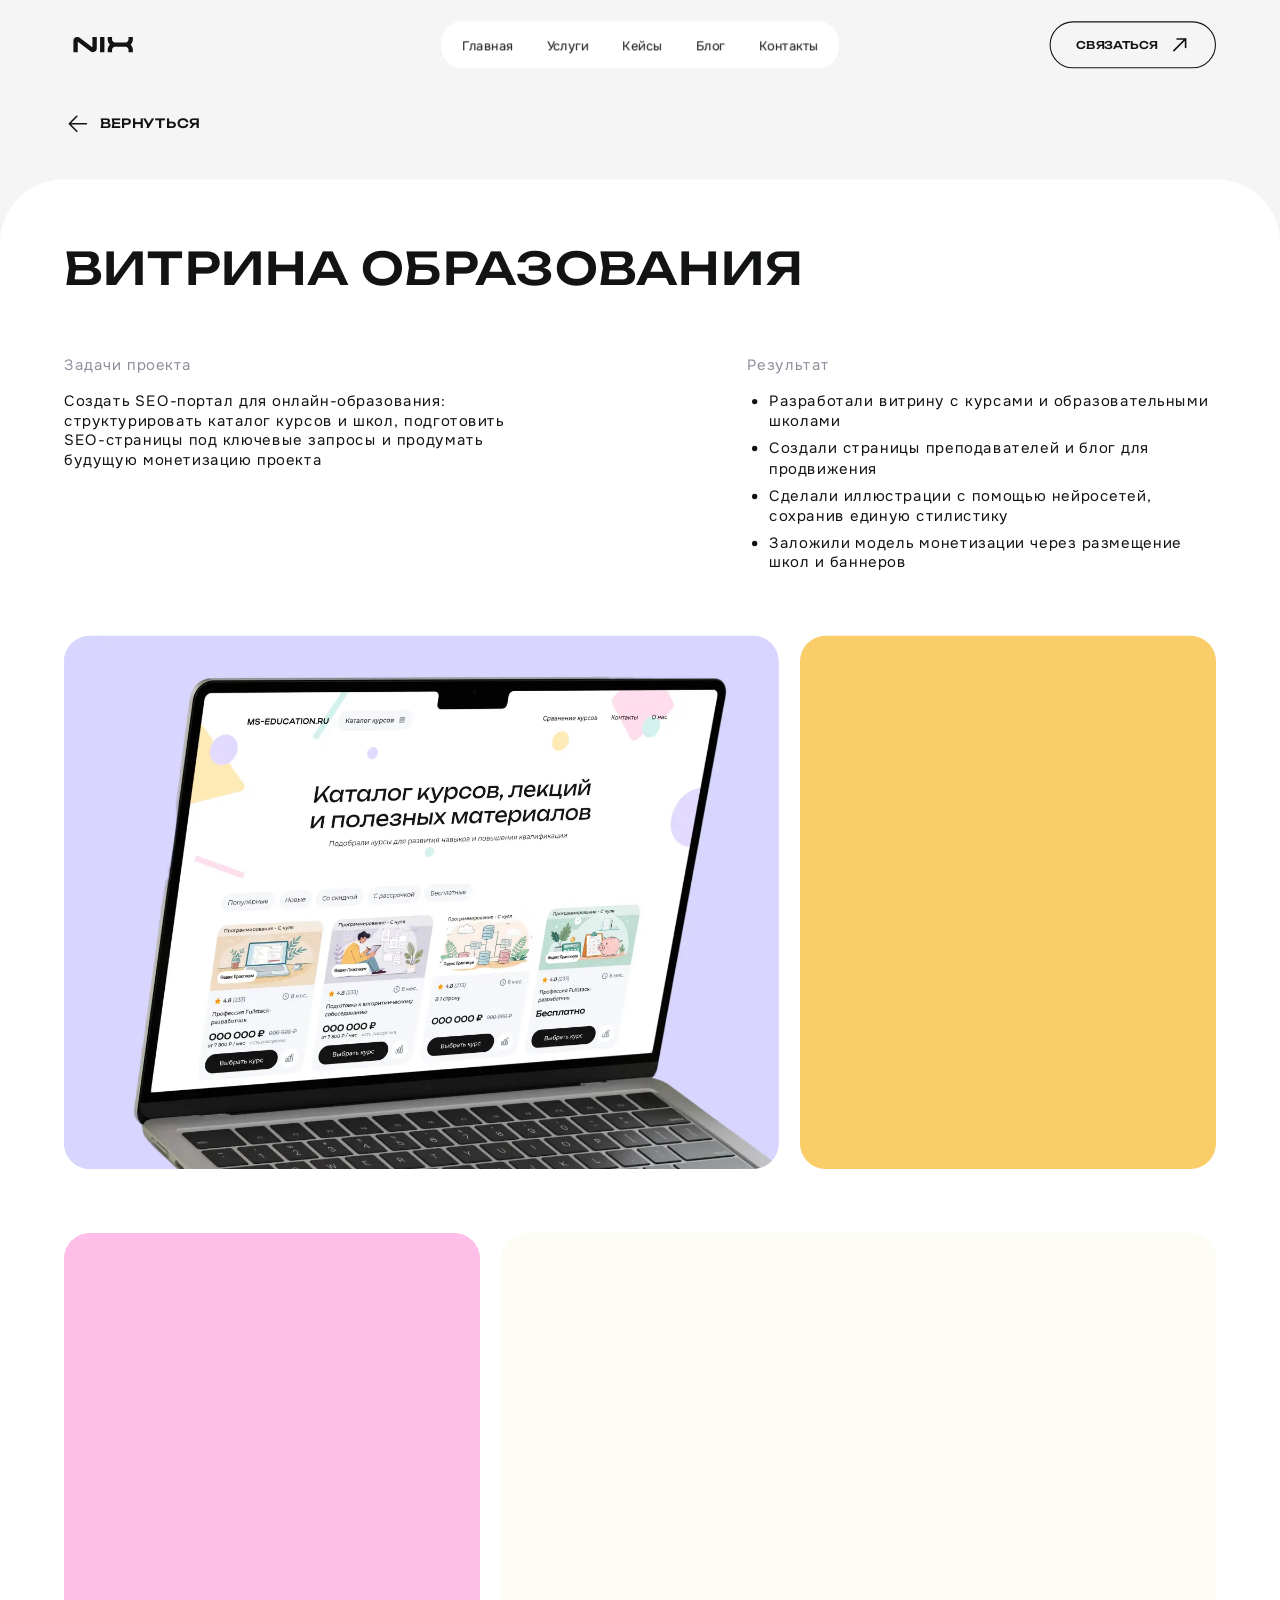
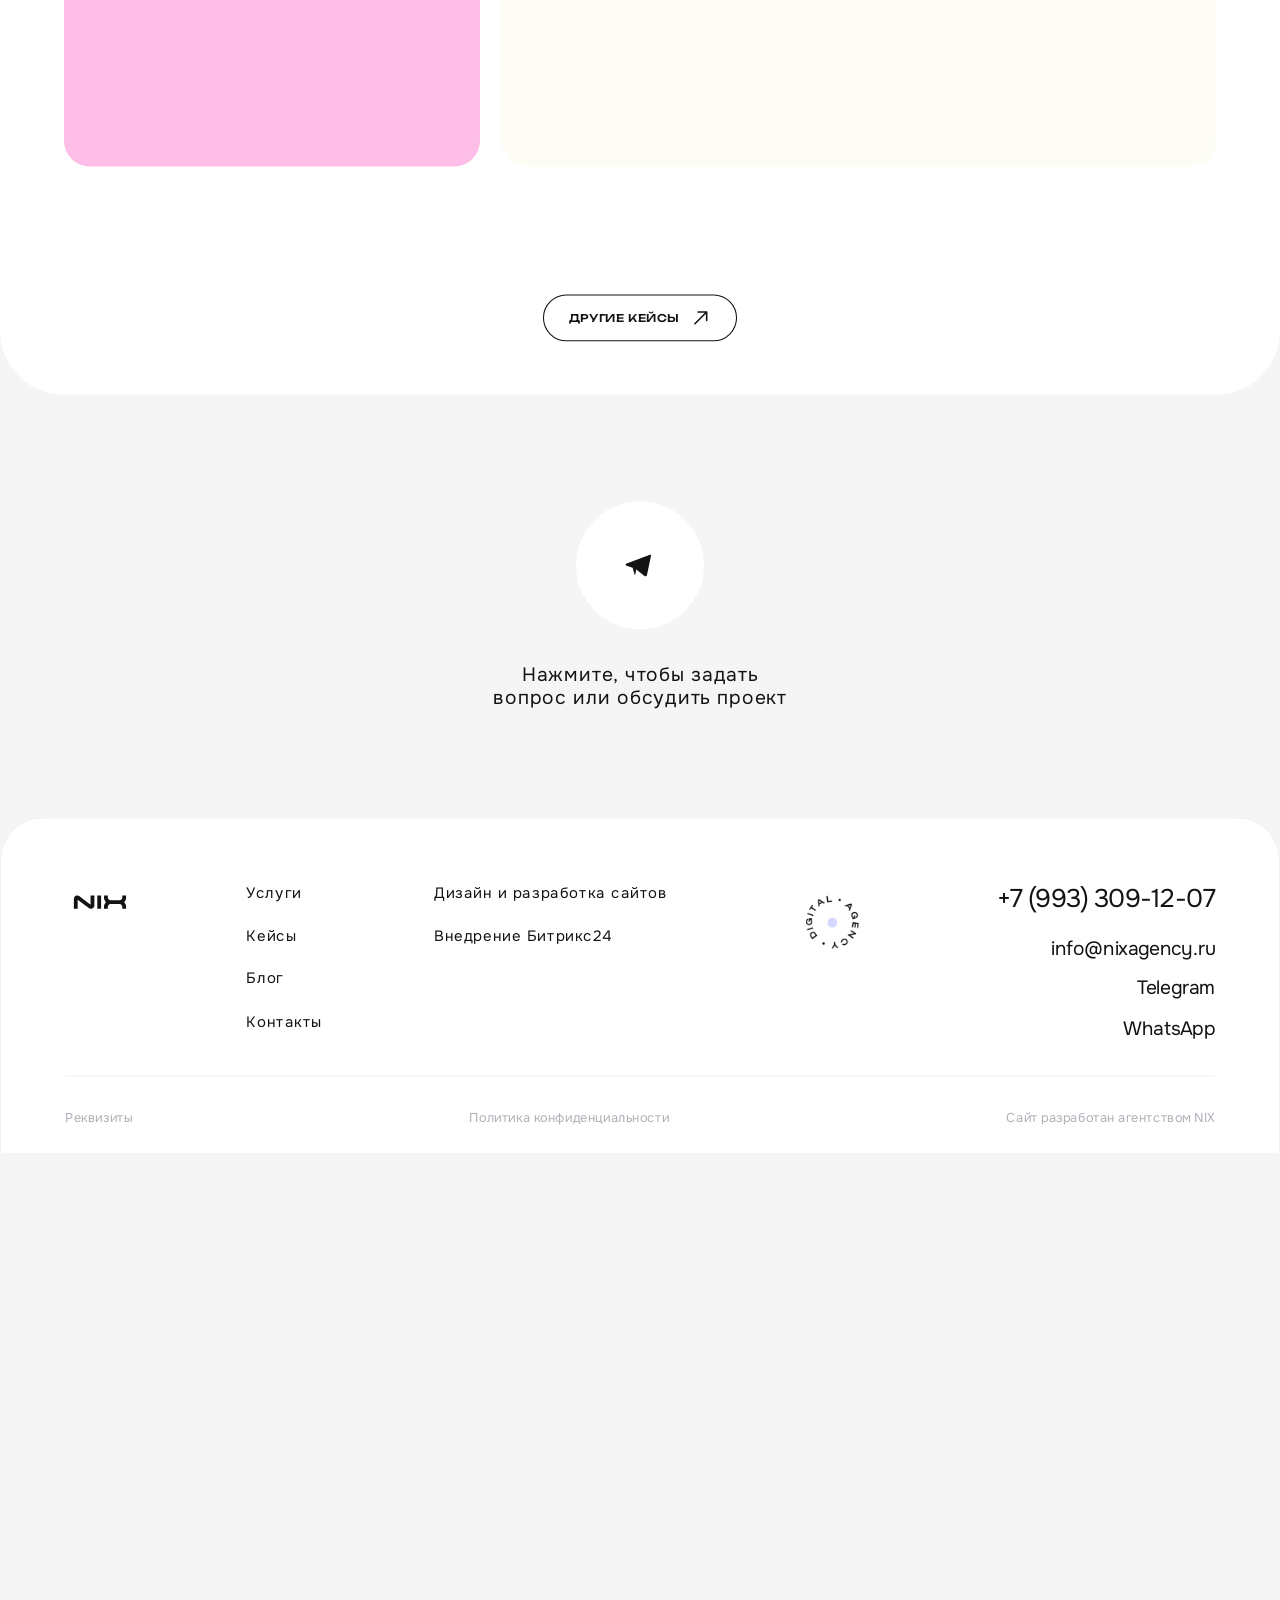
<file: education.html>
<!DOCTYPE html>
<html lang="ru">
<head>
  <meta charset="UTF-8" />
  <meta name="viewport" content="width=device-width, initial-scale=1.0" />
  <meta name="description" content="Сайт для витрины образования — кейс NIX Agency. Дизайн и разработка образовательной платформы." />

  <title>Сайт для витрины образования — NIX Agency</title>

  <link rel="preconnect" href="https://fonts.googleapis.com" />
  <link rel="preconnect" href="https://fonts.gstatic.com" crossorigin />
  <link
    href="https://fonts.googleapis.com/css2?family=Onest:wght@300;400;500&family=Unbounded:wght@200;400;500&display=swap"
    rel="stylesheet"
  />

  <link rel="stylesheet" href="css/design-system.css" />
  <link rel="stylesheet" href="css/main.css" />
  <link rel="stylesheet" href="css/education.css" />
</head>
<body>

<div class="page" id="scale-wrapper">

  <!-- ═══ HEADER (reused) ═══ -->
  <header class="header">
    <div class="container">
      <a href="index.html" class="header__logo">
        <img src="assets/logo.svg" alt="NIX Agency" />
      </a>

      <nav class="header__nav">
        <ul class="header__menu">
          <li><a href="index.html">Главная</a></li>
          <li><a href="index.html#services">Услуги</a></li>
          <li><a href="cases.html">Кейсы</a></li>
          <li><a href="blog.html">Блог</a></li>
          <li><a href="contacts.html">Контакты</a></li>
        </ul>
      </nav>

      <a href="index.html#contacts" class="header__cta">
        связаться
        <svg width="26" height="26" viewBox="0 0 26 26" fill="none" aria-hidden="true">
          <path d="M7.5 18.5L18.5 7.5M18.5 7.5H10.5M18.5 7.5V15.5" stroke="currentColor" stroke-width="1.5" stroke-linecap="round" stroke-linejoin="round"/>
        </svg>
      </a>

      <button class="header__burger" type="button" aria-label="Меню">
        <svg width="24" height="24" viewBox="0 0 24 24" fill="none" xmlns="http://www.w3.org/2000/svg">
          <path d="M3 12H21M3 6H21M3 18H21" stroke="#121313" stroke-width="1.5" stroke-linecap="round" stroke-linejoin="round"/>
        </svg>
      </button>
    </div>
  </header>


  <!-- ═══ CASE HERO ═══ -->
  <section class="case-hero">
    <button type="button" class="case-back" id="caseBack" aria-label="Вернуться">
      <svg width="26" height="26" viewBox="0 0 26 26" fill="none" aria-hidden="true">
        <path d="M21 13H5M5 13L12 20M5 13L12 6" stroke="currentColor" stroke-width="1.5" stroke-linecap="round" stroke-linejoin="round"/>
      </svg>
      <span>вернуться</span>
    </button>
  </section>


  <!-- Mobile-only laptop image at top -->
  <div class="case-laptop-top">
    <img src="assets/education-case-mob-img1.webp" alt="Витрина образования — макет на ноутбуке">
  </div>


  <!-- ═══ CASE BODY (белая обёртка) ═══ -->
  <section class="case-body">

  <!-- ═══ CASE INTRO ═══ -->
  <section class="case-intro">
    <div class="case-intro__head">
      <h1 class="case-intro__title">Витрина образования</h1>
    </div>

    <div class="case-intro__brief">
      <div class="case-intro__col">
        <div class="case-intro__label">Задачи проекта</div>
        <p class="case-intro__text">Создать SEO-портал для онлайн-образования: структурировать каталог курсов и школ, подготовить SEO-страницы под ключевые запросы и продумать будущую монетизацию проекта</p>
      </div>

      <div class="case-intro__col">
        <div class="case-intro__label">Результат</div>
        <ul class="case-intro__list">
          <li>Разработали витрину с курсами и образовательными школами</li>
          <li>Создали страницы преподавателей и блог для продвижения</li>
          <li>Сделали иллюстрации с помощью нейросетей, сохранив единую стилистику</li>
          <li>Заложили модель монетизации через размещение школ и баннеров</li>
        </ul>
      </div>
    </div>
  </section>


  <!-- ═══ CASE GALLERY ═══ -->
  <section class="case-gallery">

    <!-- Row 1: 670 violet (laptop, desktop-only — на моб роль берёт .case-laptop-top) + 390 orange (iPhone). Figma 20005351:164626 / mob 20005351:290438 -->
    <div class="case-gallery__row case-gallery__row--67-39">
      <div class="case-gallery__cell case-gallery__cell--violet case-gallery__cell--desktop-only">
        <img src="assets/education-case-img1.webp" alt="Витрина образования — лендинг на ноутбуке">
      </div>
      <div class="case-gallery__cell case-gallery__cell--orange case-gallery__cell--mob-h340">
        <picture>
          <source media="(max-width: 1199px)" srcset="assets/education-case-mob-img2.webp">
          <img src="assets/education-case-img2.webp" alt="Витрина образования — мобильная версия">
        </picture>
      </div>
    </div>

    <!-- Row 2: 390 pink (iPhones) + 670 neutral (articles). Figma 20005351:250508. На моб — column-reverse (neutral выше pink) -->
    <div class="case-gallery__row case-gallery__row--39-67">
      <div class="case-gallery__cell case-gallery__cell--pink case-gallery__cell--mob-h340">
        <picture>
          <source media="(max-width: 1199px)" srcset="assets/education-case-mob-img4.webp">
          <img src="assets/education-case-img3.webp" alt="Витрина образования — мобильные экраны">
        </picture>
      </div>
      <div class="case-gallery__cell case-gallery__cell--neutral case-gallery__cell--mob-h200">
        <picture>
          <source media="(max-width: 1199px)" srcset="assets/education-case-mob-img3.webp">
          <img src="assets/education-case-img4.webp" alt="Витрина образования — блог и статьи">
        </picture>
      </div>
    </div>

    <!-- Row 3: full-width MacBook on desk — Figma 20005351:165050 / mob 20005351:290471 -->
    <div class="case-gallery__cell case-gallery__cell--full case-gallery__cell--mob-h200">
      <picture>
        <source media="(max-width: 1199px)" srcset="assets/education-case-mob-img5.webp">
        <img src="assets/education-case-img5.webp" alt="Витрина образования — каталог на ноутбуке">
      </picture>
    </div>

  </section>

    <!-- ═══ CASE CTA (внутри белой обёртки) ═══ -->
    <div class="case-cta-wrap">
      <a href="cases.html" class="case-gallery__cta">
        другие кейсы
        <svg width="26" height="26" viewBox="0 0 26 26" fill="none" aria-hidden="true">
          <path d="M7.5 18.5L18.5 7.5M18.5 7.5H10.5M18.5 7.5V15.5" stroke="currentColor" stroke-width="1.5" stroke-linecap="round" stroke-linejoin="round"/>
        </svg>
      </a>
    </div>

  </section>
  <!-- / CASE BODY -->


  <!-- ═══ TELEGRAM CTA (reused) ═══ -->
  <section class="telegram-cta">
    <a href="https://t.me/" class="telegram-cta__link" target="_blank" rel="noopener noreferrer">
      <div class="telegram-cta__circle">
        <svg width="40" height="40" viewBox="0 0 40 40" fill="none" xmlns="http://www.w3.org/2000/svg">
          <path d="M30.4 10.8L26.5 29.2C26.5 29.2 25.9 30.7 24.3 30L16.5 23.8L13.1 22.2L7.5 20.4C7.5 20.4 6.6 20.1 6.5 19.4C6.4 18.7 7.5 18.3 7.5 18.3L28.7 10.2C28.7 10.2 30.4 9.5 30.4 10.8Z" fill="#121313"/>
          <path d="M15.4 29.3C15.4 29.3 15.1 29.3 14.8 28.2C14.5 27.1 13.1 22.2 13.1 22.2L25.5 14.4C25.5 14.4 26.2 14 26.2 14.4C26.2 14.4 26.2 14.6 25.5 15.2C24.8 15.8 16.6 23.3 16.6 23.3" fill="#121313"/>
        </svg>
      </div>
      <p class="telegram-cta__text">Нажмите, чтобы задать вопрос или&nbsp;обсудить проект</p>
    </a>
  </section>


  <!-- ═══ FOOTER (reused) ═══ -->
  <footer class="footer">
    <div class="container footer__inner">
    <div class="footer__content">
      <a href="index.html" class="footer__logo">
        <img src="assets/logo.svg" alt="NIX" />
      </a>

      <nav class="footer__menu">
        <a href="index.html#services" class="footer__menu-link">Услуги</a>
        <a href="cases.html" class="footer__menu-link">Кейсы</a>
        <a href="blog.html" class="footer__menu-link">Блог</a>
        <a href="contacts.html" class="footer__menu-link">Контакты</a>
      </nav>

      <div class="footer__services">
        <a href="design.html" class="footer__services-item">Дизайн и разработка сайтов</a>
        <a href="bitrix24.html" class="footer__services-item">Внедрение Битрикс24</a>
      </div>

      <div class="footer__circle rotating-badge">
        <img src="assets/digital.png" alt="Digital Agency" />
      </div>

      <div class="footer__contact">
        <a href="tel:+79933091207" class="footer__phone">+7 (993) 309-12-07</a>
        <div class="footer__social">
          <a href="mailto:info@nixagency.ru" class="footer__social-link">info@nixagency.ru</a>
          <a href="https://t.me/nix_agency" class="footer__social-link" target="_blank" rel="noopener noreferrer">Telegram</a>
          <a href="https://wa.me/79933091207?text=" class="footer__social-link" target="_blank" rel="noopener noreferrer">WhatsApp</a>
        </div>
      </div>
    </div>

    <hr class="footer__divider" />

    <div class="footer__bottom">
      <a href="#" class="footer__bottom-link">Реквизиты</a>
      <a href="#" class="footer__bottom-link">Политика конфиденциальности</a>
      <span class="footer__bottom-link">Сайт разработан агентством NIX</span>
    </div>
    </div>
  </footer>

</div>


<!-- ═══ MOBILE MENU OVERLAY (вне #scale-wrapper) ═══ -->
<div class="mobile-menu" id="mobileMenu">
  <div class="mobile-menu__inner">

    <div class="mobile-menu__header">
      <a href="index.html" class="mobile-menu__logo">
        <img src="assets/logo.svg" alt="NIX Agency" />
      </a>
      <button class="mobile-menu__close" type="button" aria-label="Закрыть">
        <svg width="24" height="24" viewBox="0 0 24 24" fill="none" xmlns="http://www.w3.org/2000/svg">
          <path d="M18 6L6 18M6 6L18 18" stroke="#121313" stroke-width="1.5" stroke-linecap="round" stroke-linejoin="round"/>
        </svg>
      </button>
    </div>

    <div class="mobile-menu__content">
      <nav class="mobile-menu__nav">
        <a href="index.html" class="mobile-menu__link">Главная</a>
        <a href="index.html#services" class="mobile-menu__link">Услуги</a>
        <a href="cases.html" class="mobile-menu__link">Кейсы</a>
        <a href="blog.html" class="mobile-menu__link">Блог</a>
        <a href="contacts.html" class="mobile-menu__link">Контакты</a>
      </nav>

      <div class="mobile-menu__contact">
        <a href="tel:+79933091207" class="mobile-menu__phone">+7 (993) 309-12-07</a>
        <div class="mobile-menu__social">
          <a href="mailto:info@nixagency.ru" class="mobile-menu__social-link">info@nixagency.ru</a>
          <a href="https://t.me/nix_agency" class="mobile-menu__social-link" target="_blank" rel="noopener noreferrer">Telegram</a>
          <a href="https://wa.me/79933091207?text=" class="mobile-menu__social-link" target="_blank" rel="noopener noreferrer">WhatsApp</a>
        </div>
      </div>
    </div>

    <div class="mobile-menu__circle rotating-badge">
      <img src="assets/digital.png" alt="Digital Agency" />
    </div>

  </div>
</div>


<script>
  var MOBILE_BASE = 320;
  var MOBILE_MIN_WIDTH = 320;
  var DESKTOP_BASE = 1200;
  var DESKTOP_MAX_SCALE = 1.6;

  function updatePageScale() {
    var wrapper = document.getElementById('scale-wrapper');
    if (!wrapper) return;

    var w = window.innerWidth;
    var root = document.documentElement;
    var scale, baseWidth;

    if (w < 1200) {
      var effectiveWidth = Math.max(w, MOBILE_MIN_WIDTH);
      scale = effectiveWidth / MOBILE_BASE;
      baseWidth = MOBILE_BASE;
    } else {
      scale = Math.min(w / DESKTOP_BASE, DESKTOP_MAX_SCALE);
      baseWidth = DESKTOP_BASE;
    }

    root.style.setProperty('--page-scale', scale);
    root.style.setProperty('--wrapper-width', baseWidth + 'px');

    var realHeight = wrapper.getBoundingClientRect().height;
    document.body.style.height = realHeight + 'px';
  }

  window.addEventListener('load', updatePageScale);
  window.addEventListener('resize', updatePageScale);
  if (document.fonts) {
    document.fonts.ready.then(updatePageScale);
  }

  (function() {
    var burger = document.querySelector('.header__burger');
    var menu = document.getElementById('mobileMenu');
    var close = document.querySelector('.mobile-menu__close');
    var links = document.querySelectorAll('.mobile-menu__link');
    if (!burger || !menu) return;

    function open() {
      menu.classList.add('is-open');
      document.body.style.overflow = 'hidden';
    }
    function shut() {
      menu.classList.remove('is-open');
      document.body.style.overflow = '';
    }

    burger.addEventListener('click', open);
    if (close) close.addEventListener('click', shut);
    links.forEach(function(l) { l.addEventListener('click', shut); });
  })();

  (function() {
    var btn = document.getElementById('caseBack');
    if (!btn) return;
    btn.addEventListener('click', function() {
      var sameOrigin = document.referrer && document.referrer.indexOf(window.location.origin) === 0;
      if (window.history.length > 1 && sameOrigin) {
        window.history.back();
      } else {
        window.location.href = 'cases.html';
      }
    });
  })();
</script>

</body>
</html>
</file>
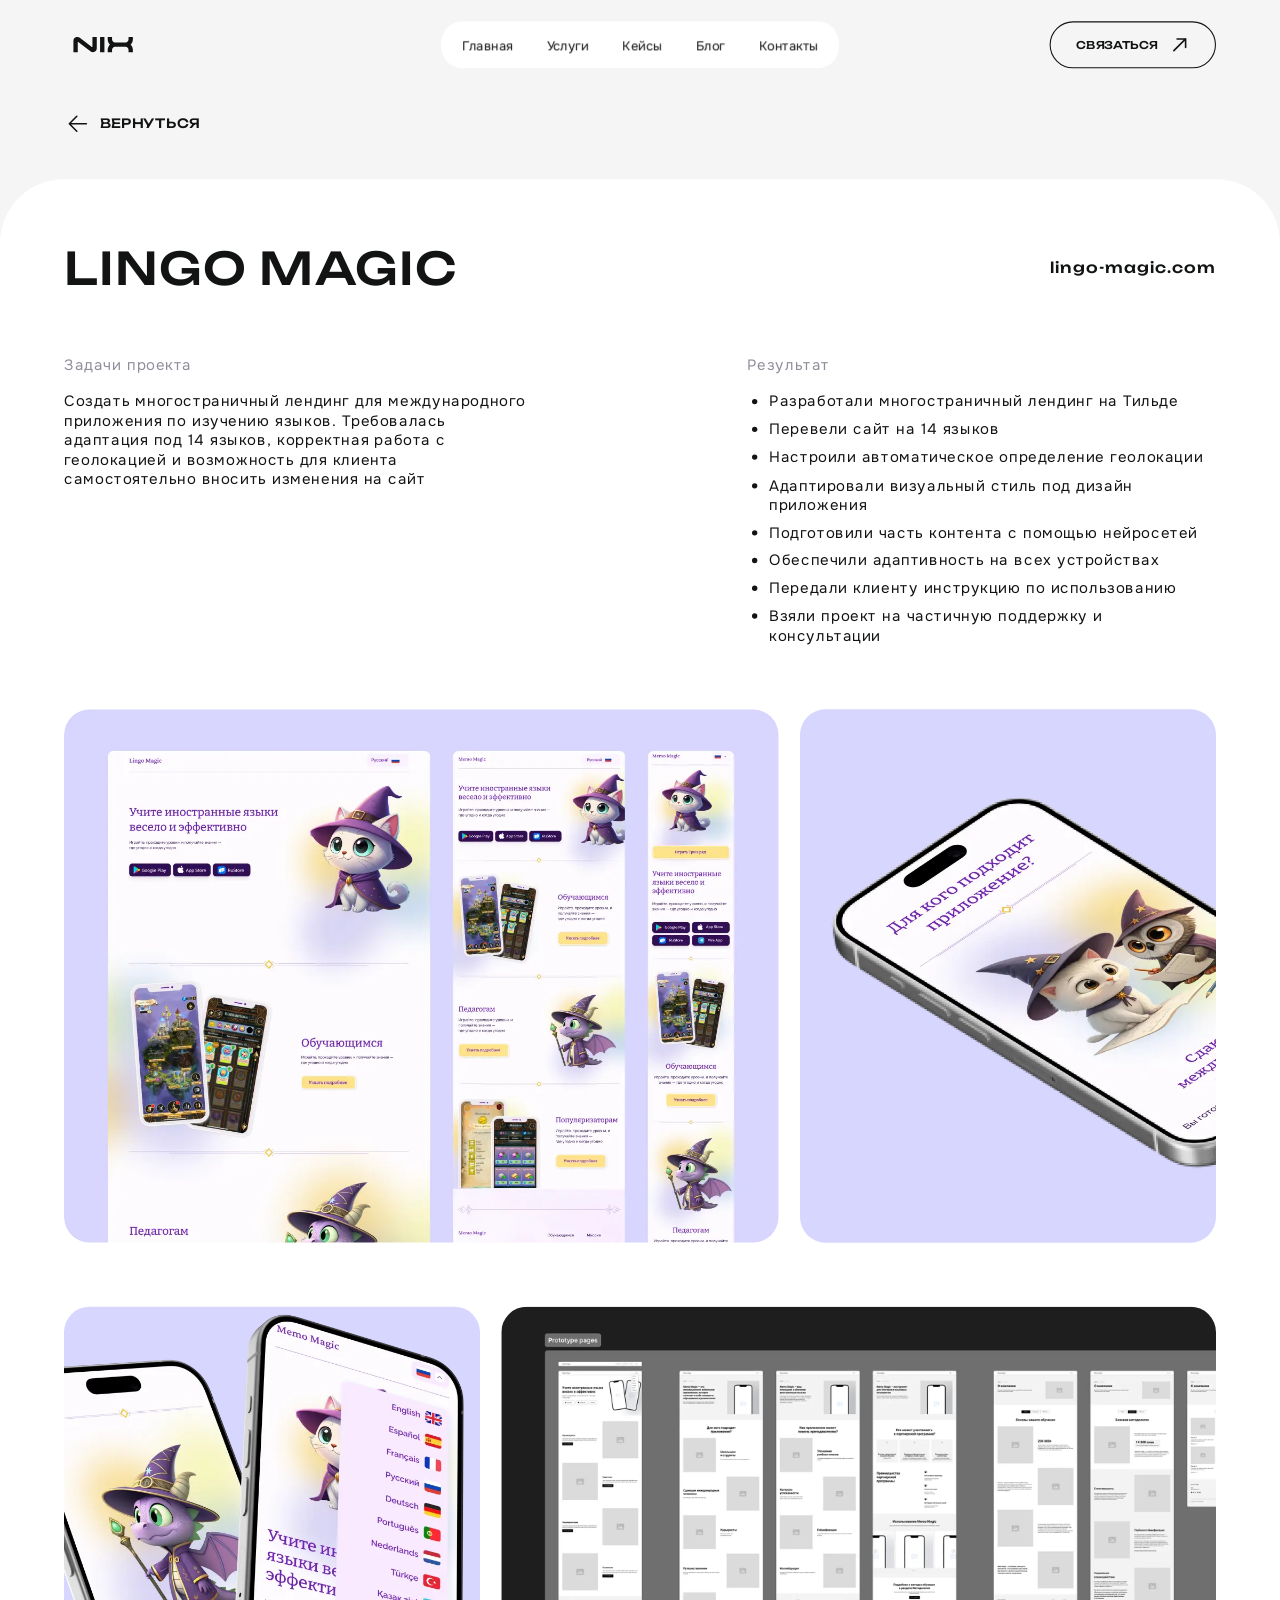
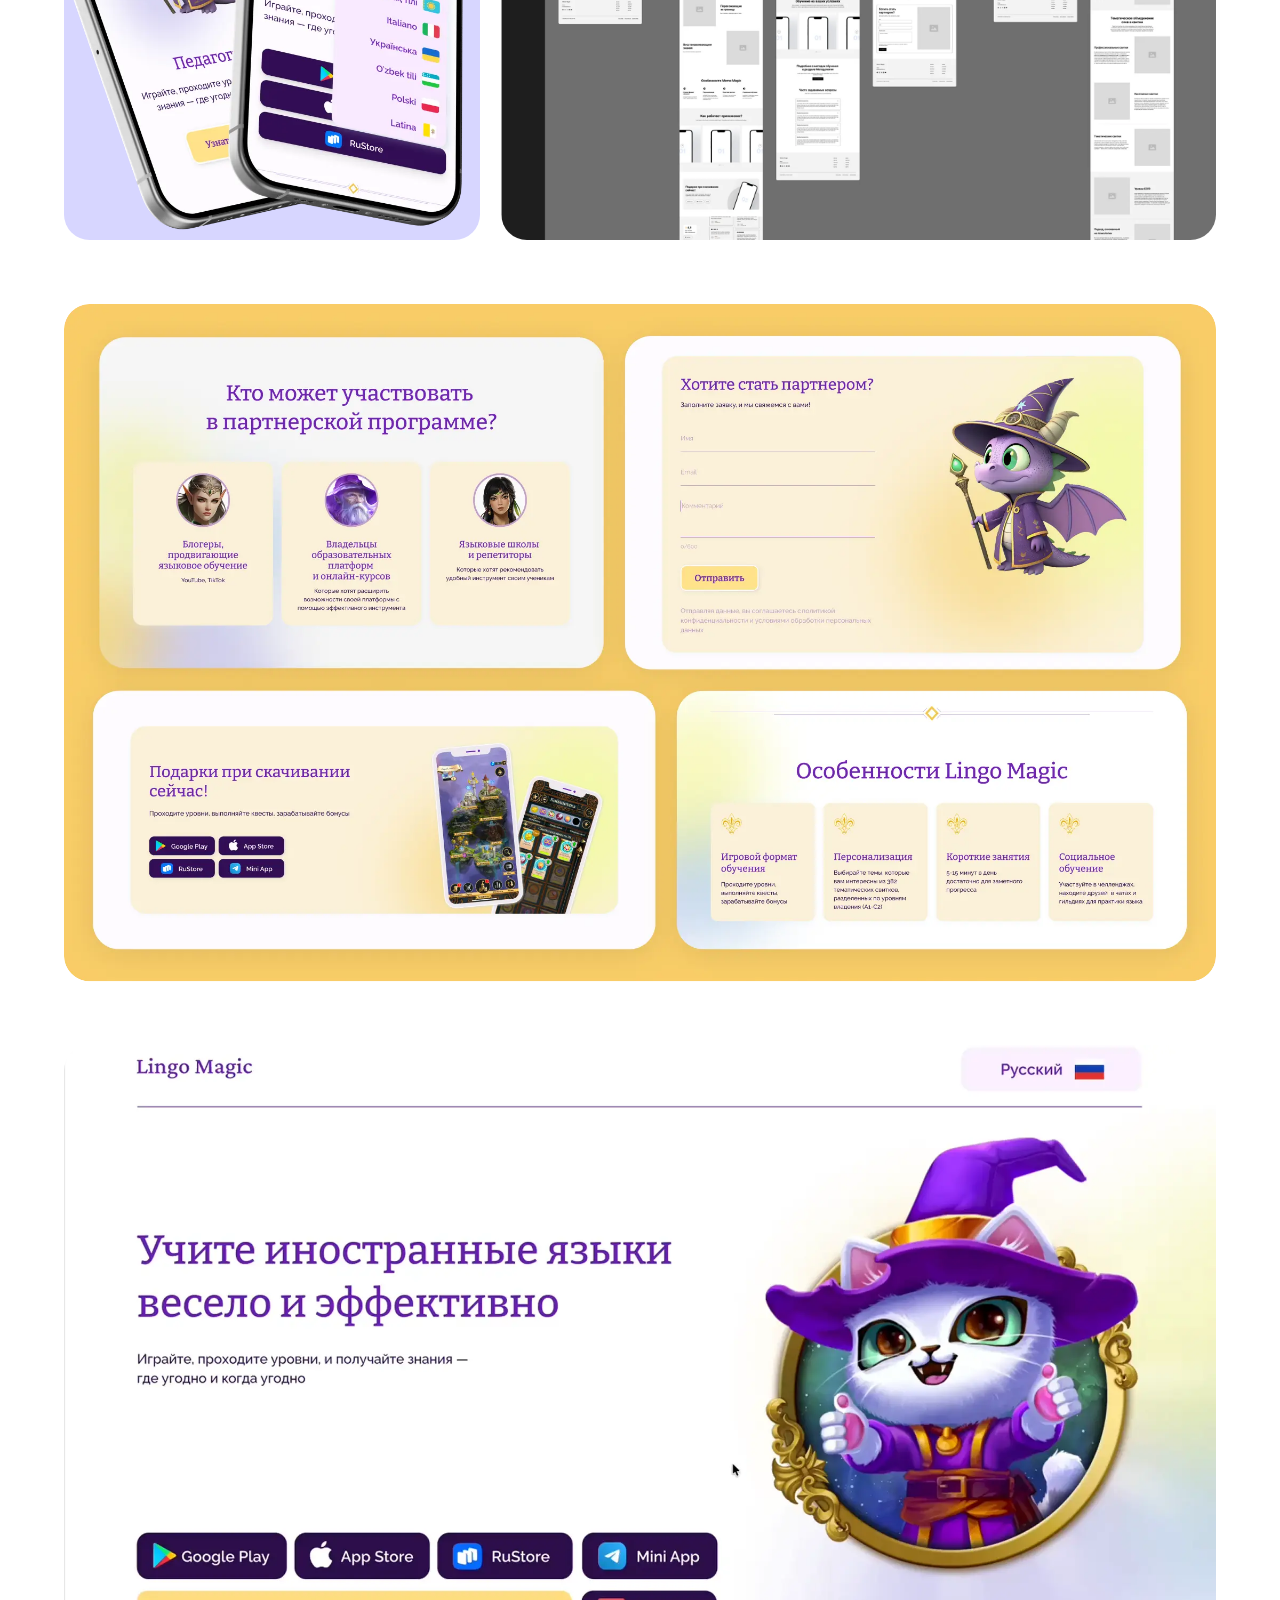
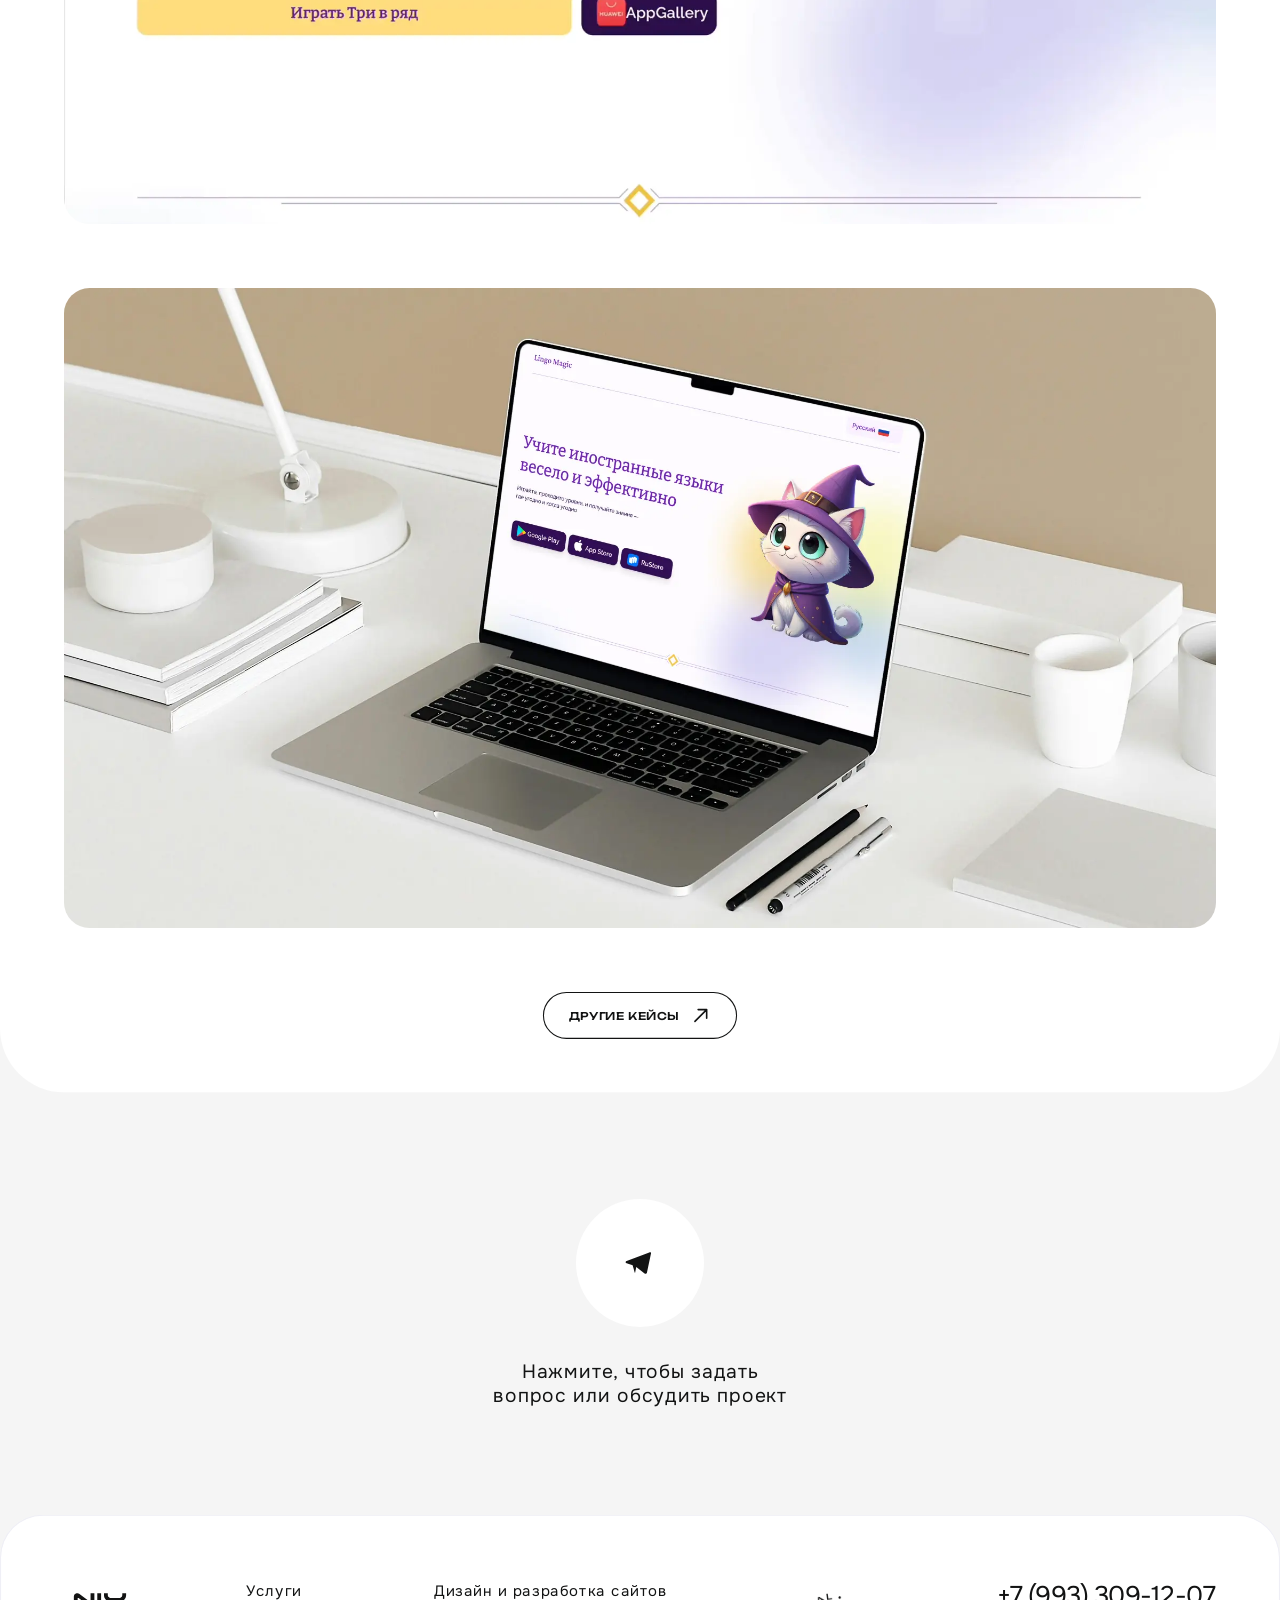
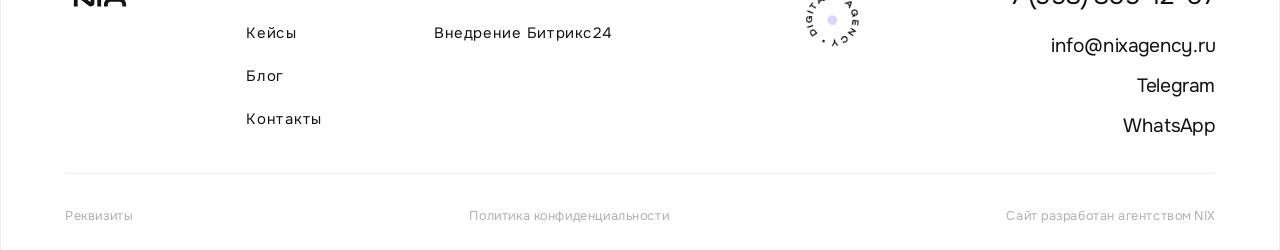
<file: lingo-magic.html>
<!DOCTYPE html>
<html lang="ru">
<head>
  <meta charset="UTF-8" />
  <meta name="viewport" content="width=device-width, initial-scale=1.0" />
  <meta name="description" content="Lingo Magic — кейс NIX Agency. Дизайн и разработка лендинга для образовательной платформы." />

  <title>Lingo Magic — NIX Agency</title>

  <link rel="preconnect" href="https://fonts.googleapis.com" />
  <link rel="preconnect" href="https://fonts.gstatic.com" crossorigin />
  <link
    href="https://fonts.googleapis.com/css2?family=Onest:wght@300;400;500&family=Unbounded:wght@200;400;500&display=swap"
    rel="stylesheet"
  />

  <link rel="stylesheet" href="css/design-system.css" />
  <link rel="stylesheet" href="css/main.css" />
  <link rel="stylesheet" href="css/lingo-magic.css" />
</head>
<body>

<div class="page" id="scale-wrapper">

  <!-- ═══ HEADER (reused) ═══ -->
  <header class="header">
    <div class="container">
      <a href="index.html" class="header__logo">
        <img src="assets/logo.svg" alt="NIX Agency" />
      </a>

      <nav class="header__nav">
        <ul class="header__menu">
          <li><a href="index.html">Главная</a></li>
          <li><a href="index.html#services">Услуги</a></li>
          <li><a href="cases.html">Кейсы</a></li>
          <li><a href="blog.html">Блог</a></li>
          <li><a href="contacts.html">Контакты</a></li>
        </ul>
      </nav>

      <a href="index.html#contacts" class="header__cta">
        связаться
        <svg width="26" height="26" viewBox="0 0 26 26" fill="none" aria-hidden="true">
          <path d="M7.5 18.5L18.5 7.5M18.5 7.5H10.5M18.5 7.5V15.5" stroke="currentColor" stroke-width="1.5" stroke-linecap="round" stroke-linejoin="round"/>
        </svg>
      </a>

      <button class="header__burger" type="button" aria-label="Меню">
        <svg width="24" height="24" viewBox="0 0 24 24" fill="none" xmlns="http://www.w3.org/2000/svg">
          <path d="M3 12H21M3 6H21M3 18H21" stroke="#121313" stroke-width="1.5" stroke-linecap="round" stroke-linejoin="round"/>
        </svg>
      </button>
    </div>
  </header>


  <!-- ═══ CASE HERO — Figma 20005107:61754 ═══ -->
  <section class="case-hero">
    <button type="button" class="case-back" id="caseBack" aria-label="Вернуться">
      <svg width="26" height="26" viewBox="0 0 26 26" fill="none" aria-hidden="true">
        <path d="M21 13H5M5 13L12 20M5 13L12 6" stroke="currentColor" stroke-width="1.5" stroke-linecap="round" stroke-linejoin="round"/>
      </svg>
      <span>вернуться</span>
    </button>
  </section>


  <!-- Mobile-only laptop image at top — Figma 20005215:37924 -->
  <div class="case-laptop-top">
    <img src="assets/lingo-magic-mob-img1.webp" alt="Lingo Magic — макет на ноутбуке">
  </div>


  <!-- ═══ CASE BODY (белая обёртка) ═══ -->
  <section class="case-body">

  <!-- ═══ CASE INTRO — Figma 20005107:68549 / 20005206:60016+60017 ═══ -->
  <section class="case-intro">
    <div class="case-intro__head">
      <h1 class="case-intro__title">Lingo Magic</h1>
      <span class="case-intro__url">lingo-magic.com</span>
    </div>

    <div class="case-intro__brief">
      <div class="case-intro__col">
        <div class="case-intro__label">Задачи проекта</div>
        <p class="case-intro__text">Создать многостраничный лендинг для международного приложения по изучению языков. Требовалась адаптация под 14 языков, корректная работа с геолокацией и возможность для клиента самостоятельно вносить изменения на сайт</p>
      </div>

      <div class="case-intro__col">
        <div class="case-intro__label">Результат</div>
        <ul class="case-intro__list">
          <li>Разработали многостраничный лендинг на Тильде</li>
          <li>Перевели сайт на 14 языков</li>
          <li>Настроили автоматическое определение геолокации</li>
          <li>Адаптировали визуальный стиль под дизайн приложения</li>
          <li>Подготовили часть контента с помощью нейросетей</li>
          <li>Обеспечили адаптивность на всех устройствах</li>
          <li>Передали клиенту инструкцию по использованию</li>
          <li>Взяли проект на частичную поддержку и консультации</li>
        </ul>
      </div>
    </div>
  </section>


  <!-- ═══ CASE GALLERY — Figma 20005206:60033 (контент line_01) ═══ -->
  <section class="case-gallery">

    <!-- Row 1: 670 + 390 (Figma 20005107:68554) -->
    <div class="case-gallery__row case-gallery__row--67-39">
      <div class="case-gallery__cell">
        <picture>
          <source media="(max-width: 1199px)" srcset="assets/lingo-magic-mob-img2.webp">
          <img src="assets/lingo-magic-img1.webp" alt="Lingo Magic — главная страница лендинга">
        </picture>
      </div>
      <div class="case-gallery__cell case-gallery__cell--violet">
        <picture>
          <source media="(max-width: 1199px)" srcset="assets/lingo-magic-mob-img3.webp">
          <img src="assets/lingo-magic-img2.webp" alt="Lingo Magic — мобильная версия">
        </picture>
      </div>
    </div>

    <!-- Row 2: 390 + 670 (Figma 20005107:68565) -->
    <div class="case-gallery__row case-gallery__row--39-67">
      <div class="case-gallery__cell case-gallery__cell--violet case-gallery__cell--desktop-only">
        <img src="assets/lingo-magic-img3.webp" alt="Lingo Magic — экран приложения">
      </div>
      <div class="case-gallery__cell">
        <picture>
          <source media="(max-width: 1199px)" srcset="assets/lingo-magic-mob-img4.webp">
          <img src="assets/lingo-magic-img4.webp" alt="Lingo Magic — структура страниц">
        </picture>
      </div>
    </div>

    <!-- Full-width блоки (Figma 20005135:77006 / 20005108:68593 / 20005129:71372) -->
    <div class="case-gallery__cell case-gallery__cell--full">
      <picture>
        <source media="(max-width: 1199px)" srcset="assets/lingo-magic-mob-img5.webp">
        <img src="assets/lingo-magic-img5.webp" alt="Lingo Magic — карточки с особенностями">
      </picture>
    </div>

    <!-- Mobile-only continuation of cards block -->
    <div class="case-gallery__cell case-gallery__cell--full case-gallery__cell--mobile-only">
      <img src="assets/lingo-magic-mob-img6.webp" alt="Lingo Magic — список карточек">
    </div>

    <div class="case-gallery__cell case-gallery__cell--full">
      <picture>
        <source media="(max-width: 1199px)" srcset="assets/lingo-magic-mob-img7.webp">
        <img src="assets/lingo-magic-img6.webp" alt="Lingo Magic — главный экран приложения">
      </picture>
    </div>

    <div class="case-gallery__cell case-gallery__cell--full case-gallery__cell--desktop-only">
      <img src="assets/lingo-magic-img7.webp" alt="Lingo Magic — макет на ноутбуке">
    </div>
  </section>

    <!-- ═══ CASE CTA (внутри белой обёртки) ═══ -->
    <div class="case-cta-wrap">
      <a href="cases.html" class="case-gallery__cta">
        другие кейсы
        <svg width="26" height="26" viewBox="0 0 26 26" fill="none" aria-hidden="true">
          <path d="M7.5 18.5L18.5 7.5M18.5 7.5H10.5M18.5 7.5V15.5" stroke="currentColor" stroke-width="1.5" stroke-linecap="round" stroke-linejoin="round"/>
        </svg>
      </a>
    </div>

  </section>
  <!-- / CASE BODY -->


  <!-- ═══ TELEGRAM CTA (reused) ═══ -->
  <section class="telegram-cta">
    <a href="https://t.me/" class="telegram-cta__link" target="_blank" rel="noopener noreferrer">
      <div class="telegram-cta__circle">
        <svg width="40" height="40" viewBox="0 0 40 40" fill="none" xmlns="http://www.w3.org/2000/svg">
          <path d="M30.4 10.8L26.5 29.2C26.5 29.2 25.9 30.7 24.3 30L16.5 23.8L13.1 22.2L7.5 20.4C7.5 20.4 6.6 20.1 6.5 19.4C6.4 18.7 7.5 18.3 7.5 18.3L28.7 10.2C28.7 10.2 30.4 9.5 30.4 10.8Z" fill="#121313"/>
          <path d="M15.4 29.3C15.4 29.3 15.1 29.3 14.8 28.2C14.5 27.1 13.1 22.2 13.1 22.2L25.5 14.4C25.5 14.4 26.2 14 26.2 14.4C26.2 14.4 26.2 14.6 25.5 15.2C24.8 15.8 16.6 23.3 16.6 23.3" fill="#121313"/>
        </svg>
      </div>
      <p class="telegram-cta__text">Нажмите, чтобы задать вопрос или&nbsp;обсудить проект</p>
    </a>
  </section>


  <!-- ═══ FOOTER (reused) ═══ -->
  <footer class="footer">
    <div class="container footer__inner">
    <div class="footer__content">
      <a href="index.html" class="footer__logo">
        <img src="assets/logo.svg" alt="NIX" />
      </a>

      <nav class="footer__menu">
        <a href="index.html#services" class="footer__menu-link">Услуги</a>
        <a href="cases.html" class="footer__menu-link">Кейсы</a>
        <a href="blog.html" class="footer__menu-link">Блог</a>
        <a href="contacts.html" class="footer__menu-link">Контакты</a>
      </nav>

      <div class="footer__services">
        <a href="design.html" class="footer__services-item">Дизайн и разработка сайтов</a>
        <a href="bitrix24.html" class="footer__services-item">Внедрение Битрикс24</a>
      </div>

      <div class="footer__circle rotating-badge">
        <img src="assets/digital.png" alt="Digital Agency" />
      </div>

      <div class="footer__contact">
        <a href="tel:+79933091207" class="footer__phone">+7 (993) 309-12-07</a>
        <div class="footer__social">
          <a href="mailto:info@nixagency.ru" class="footer__social-link">info@nixagency.ru</a>
          <a href="https://t.me/nix_agency" class="footer__social-link" target="_blank" rel="noopener noreferrer">Telegram</a>
          <a href="https://wa.me/79933091207?text=" class="footer__social-link" target="_blank" rel="noopener noreferrer">WhatsApp</a>
        </div>
      </div>
    </div>

    <hr class="footer__divider" />

    <div class="footer__bottom">
      <a href="#" class="footer__bottom-link">Реквизиты</a>
      <a href="#" class="footer__bottom-link">Политика конфиденциальности</a>
      <span class="footer__bottom-link">Сайт разработан агентством NIX</span>
    </div>
    </div>
  </footer>

</div>


<!-- ═══ MOBILE MENU OVERLAY (вне #scale-wrapper) ═══ -->
<div class="mobile-menu" id="mobileMenu">
  <div class="mobile-menu__inner">

    <div class="mobile-menu__header">
      <a href="index.html" class="mobile-menu__logo">
        <img src="assets/logo.svg" alt="NIX Agency" />
      </a>
      <button class="mobile-menu__close" type="button" aria-label="Закрыть">
        <svg width="24" height="24" viewBox="0 0 24 24" fill="none" xmlns="http://www.w3.org/2000/svg">
          <path d="M18 6L6 18M6 6L18 18" stroke="#121313" stroke-width="1.5" stroke-linecap="round" stroke-linejoin="round"/>
        </svg>
      </button>
    </div>

    <div class="mobile-menu__content">
      <nav class="mobile-menu__nav">
        <a href="index.html" class="mobile-menu__link">Главная</a>
        <a href="index.html#services" class="mobile-menu__link">Услуги</a>
        <a href="cases.html" class="mobile-menu__link">Кейсы</a>
        <a href="blog.html" class="mobile-menu__link">Блог</a>
        <a href="contacts.html" class="mobile-menu__link">Контакты</a>
      </nav>

      <div class="mobile-menu__contact">
        <a href="tel:+79933091207" class="mobile-menu__phone">+7 (993) 309-12-07</a>
        <div class="mobile-menu__social">
          <a href="mailto:info@nixagency.ru" class="mobile-menu__social-link">info@nixagency.ru</a>
          <a href="https://t.me/nix_agency" class="mobile-menu__social-link" target="_blank" rel="noopener noreferrer">Telegram</a>
          <a href="https://wa.me/79933091207?text=" class="mobile-menu__social-link" target="_blank" rel="noopener noreferrer">WhatsApp</a>
        </div>
      </div>
    </div>

    <div class="mobile-menu__circle rotating-badge">
      <img src="assets/digital.png" alt="Digital Agency" />
    </div>

  </div>
</div>


<script>
  // На странице /lingo-magic пока нет планшетного макета —
  // мобильная база 320 растягивается до 1200.
  var MOBILE_BASE = 320;
  var MOBILE_MIN_WIDTH = 320;
  var DESKTOP_BASE = 1200;
  var DESKTOP_MAX_SCALE = 1.6;

  function updatePageScale() {
    var wrapper = document.getElementById('scale-wrapper');
    if (!wrapper) return;

    var w = window.innerWidth;
    var root = document.documentElement;
    var scale, baseWidth;

    if (w < 1200) {
      var effectiveWidth = Math.max(w, MOBILE_MIN_WIDTH);
      scale = effectiveWidth / MOBILE_BASE;
      baseWidth = MOBILE_BASE;
    } else {
      scale = Math.min(w / DESKTOP_BASE, DESKTOP_MAX_SCALE);
      baseWidth = DESKTOP_BASE;
    }

    root.style.setProperty('--page-scale', scale);
    root.style.setProperty('--wrapper-width', baseWidth + 'px');

    var realHeight = wrapper.getBoundingClientRect().height;
    document.body.style.height = realHeight + 'px';
  }

  window.addEventListener('load', updatePageScale);
  window.addEventListener('resize', updatePageScale);
  if (document.fonts) {
    document.fonts.ready.then(updatePageScale);
  }

  // Mobile menu toggle
  (function() {
    var burger = document.querySelector('.header__burger');
    var menu = document.getElementById('mobileMenu');
    var close = document.querySelector('.mobile-menu__close');
    var links = document.querySelectorAll('.mobile-menu__link');
    if (!burger || !menu) return;

    function open() {
      menu.classList.add('is-open');
      document.body.style.overflow = 'hidden';
    }
    function shut() {
      menu.classList.remove('is-open');
      document.body.style.overflow = '';
    }

    burger.addEventListener('click', open);
    if (close) close.addEventListener('click', shut);
    links.forEach(function(l) { l.addEventListener('click', shut); });
  })();

  // Back button: history.back() если пришли с нашего сайта,
  // иначе — на список кейсов.
  (function() {
    var btn = document.getElementById('caseBack');
    if (!btn) return;
    btn.addEventListener('click', function() {
      var sameOrigin = document.referrer && document.referrer.indexOf(window.location.origin) === 0;
      if (window.history.length > 1 && sameOrigin) {
        window.history.back();
      } else {
        window.location.href = 'cases.html';
      }
    });
  })();
</script>

</body>
</html>
</file>
<file: css/main.css>
/* ═══════════════════════════════════════════════════════════
   PROPORTIONAL PAGE SCALING
   320px – 639px        — mobile base 320px, scaled
   640px – 1200px       — tablet base 640px, scaled
   > 1200px             — desktop base 1200px, scaled (max 1.6)
   ═══════════════════════════════════════════════════════════ */
:root {
  --page-scale: 1;
  --wrapper-width: 100%;
}

html, body {
  overflow-x: hidden;
}

#scale-wrapper {
  width: var(--wrapper-width);
  margin: 0 auto;
  transform-origin: top center;
  transform: scale(var(--page-scale));
}

/*
 * NIX Agency — Main Page Styles
 * Source: Figma / Landing • NIX Agency
 * Scope:  Header + Hero section (Desktop 1440px)
 *
 * All color/font values reference design-system.css tokens.
 * Figma node IDs are noted for traceability.
 */


/* ═══════════════════════════════════════════════════════════
   LAYOUT
   ═══════════════════════════════════════════════════════════ */
body {
  background-color: var(--color-neutral);
  color: var(--color-dark);
  font-family: var(--font-body-16-family);
  font-weight: var(--font-body-16-weight);
  font-size: var(--font-body-16-size);
  line-height: var(--font-body-16-line-height);
  letter-spacing: var(--font-body-16-letter-spacing);
}

.page {
  max-width: 1440px;
  margin: 0 auto;
  overflow: hidden;
}

.container {
  max-width: 1200px;
  margin: 0 auto;
  padding: 0 60px;
}


/* ═══════════════════════════════════════════════════════════
   HEADER — Figma node 20005072:2613
   Height: 44px, top padding: 20px from hero top
   ═══════════════════════════════════════════════════════════ */
.header {
  padding-top: 20px;
}

.header .container {
  display: flex;
  align-items: center;
  justify-content: space-between;
  height: 44px;
  position: relative;
}

/* Logo — Figma node 20005072:2614 */
.header__logo {
  display: flex;
  align-items: center;
  height: 34.855px;
  padding: 3.856px;
  flex-shrink: 0;
  position: relative;
  z-index: 2;
}

.header__logo img {
  width: 66px;
  height: 36px;
}

/* Navbar — Figma node 20005072:2615
   Centered, backdrop-blur, white bg, rounded */
.header__nav {
  position: absolute;
  left: 50%;
  top: 0;
  transform: translateX(-50%);
  display: flex;
  align-items: center;
  gap: 24px;
  height: 44px;
  padding: 2px 20px;
  background-color: var(--color-cocane);
  backdrop-filter: blur(20px);
  -webkit-backdrop-filter: blur(20px);
  border-radius: 20px;
  z-index: 1;
}

.header__menu {
  display: flex;
  align-items: center;
  gap: 32px;
  list-style: none;
}

.header__menu a {
  font-family: var(--font-body-16-family);
  font-weight: 400;
  font-size: 12px;
  line-height: 1.45;
  letter-spacing: 0;
  color: var(--color-dark);
  text-decoration: none;
  white-space: nowrap;
  transition: opacity 0.2s ease;
}

.header__menu a:hover {
  opacity: 0.6;
}

/* Header CTA — Figma node 20005072:2628 */
.header__cta {
  display: inline-flex;
  align-items: center;
  gap: 8px;
  height: 44px;
  padding: 0 20px 0 24px;
  border: 1px solid var(--color-dark);
  border-radius: 56px;
  background: none;
  color: var(--color-dark);
  font-family: var(--font-mob-h3-family); /* Unbounded */
  font-weight: 500;
  font-size: 10px;
  line-height: 1.45;
  letter-spacing: 0.1px;
  text-transform: uppercase;
  text-decoration: none;
  white-space: nowrap;
  cursor: pointer;
  transition: opacity 0.2s ease;
  flex-shrink: 0;
  position: relative;
  z-index: 2;
}

.header__cta:hover {
  opacity: 0.7;
}

.header__cta svg {
  width: 26px;
  height: 26px;
  flex-shrink: 0;
}

/* Burger — hidden on desktop */
.header__burger {
  display: none;
  align-items: center;
  justify-content: center;
  width: 40px;
  height: 40px;
  padding: 12px;
  background-color: var(--color-cocane);
  border: none;
  border-radius: 10px;
  cursor: pointer;
  flex-shrink: 0;
  position: relative;
  z-index: 2;
}

.header__burger svg {
  width: 24px;
  height: 24px;
}


/* ═══════════════════════════════════════════════════════════
   HERO — Figma node 20005072:2543
   ═══════════════════════════════════════════════════════════ */
.hero {
  padding-bottom: 60px;
}


/* ── H1 Title — Figma node 20005072:2590 ─────────────────── */
.hero__title {
  position: relative;
  margin-top: 50px;
  min-height: 125px;
}

.hero__title h1 {
  margin: 0;
  padding: 0;
}

/* Line 1: "ЦИФРОВЫЕ РЕШЕНИЯ" — Unbounded Medium 42px */
.hero__title-bold {
  display: block;
  font-family: var(--font-mobile-h2-family); /* Unbounded */
  font-weight: 500;
  font-size: 42px;
  line-height: 1.1;
  letter-spacing: 0;
  text-transform: uppercase;
  color: var(--color-dark);
}

/* Line 2: "для вашего бизнеса" — Unbounded ExtraLight 44px */
.hero__title-light {
  display: block;
  font-family: var(--font-mobile-h2-family); /* Unbounded */
  font-weight: 200;
  font-size: 44px;
  line-height: 1.1;
  letter-spacing: 0;
  color: var(--color-dark);
}

/* Sparkle ✦ near title — Figma node 20005072:2612 */
.hero__sparkle {
  position: absolute;
  top: -10px;
  left: 619px;
  width: 26px;
  height: 35px;
}

.hero__sparkle img {
  width: 100%;
  height: 100%;
}

/* ── Rotating Badge Component ──────────────────────────────
   Reusable spinning badge. Apply .rotating-badge to any
   container, place an <img> inside.
   ─────────────────────────────────────────────────────────── */
.rotating-badge {
  display: inline-block;
}

.rotating-badge img {
  display: block;
  width: 100%;
  height: 100%;
  animation: spin 25s linear infinite;
}

@keyframes spin {
  from { transform: rotate(0deg); }
  to   { transform: rotate(360deg); }
}

/* Badge instance in hero title */
.hero__circular-badge {
  position: absolute;
  top: 16px;
  right: 32px;
  width: 102px;
  height: 102px;
}


/* ── Cards — Figma node 20005072:2544 ──────────────────── */
.hero__cards {
  display: flex;
  gap: 8px;
  margin-top: 60px;
}


/* Card 1 — Violet — Figma node 20005072:2545
   bg: #D7D6FF, w: 614px, h: 280px, rounded: 24px */
.hero__card-violet {
  width: 614px;
  min-width: 614px;
  height: 280px;
  background-color: var(--color-violet);
  border-radius: 24px;
  position: relative;
  overflow: hidden;
  flex-shrink: 0;
}

/* Star decoration in card — Figma node 20005072:2558 */
.hero__card-star {
  position: absolute;
  top: 35px;
  left: 461px;
  width: 30px;
  height: 30px;
}

.hero__card-star svg {
  width: 100%;
  height: 100%;
}

/* Card text — Figma node 20005072:2557 */
.hero__card-text {
  position: absolute;
  top: 42px;
  left: 40px;
  right: 120px;
  font-family: var(--font-body-16-family); /* Onest */
  font-weight: 400;
  font-size: 20px;
  line-height: 1.3;
  letter-spacing: -0.26px;
  color: var(--color-dark);
}

/* Bottom row — Figma node 20005072:2546 */
.hero__card-bottom {
  position: absolute;
  bottom: 40px;
  left: 40px;
  right: 40px;
  display: flex;
  align-items: center;
  justify-content: space-between;
}

/* Primary CTA in card — Figma node 20005072:2547 */
.hero__card-cta {
  display: inline-flex;
  align-items: center;
  height: 48px;
  padding: 0 24px;
  background-color: var(--color-dark);
  color: var(--color-cocane);
  border: none;
  border-radius: 56px;
  font-family: var(--font-mob-h3-family); /* Unbounded */
  font-weight: 500;
  font-size: 12px;
  line-height: 1.45;
  letter-spacing: 0.12px;
  text-transform: uppercase;
  cursor: pointer;
  transition: opacity 0.2s ease;
  white-space: nowrap;
}

.hero__card-cta:hover {
  opacity: 0.8;
}

/* Social buttons — Figma node 20005072:2549 */
.hero__card-social {
  display: flex;
  gap: 4px;
}

.hero__card-social-btn {
  display: inline-flex;
  align-items: center;
  justify-content: center;
  width: 48px;
  height: 48px;
  background: none;
  cursor: pointer;
  transition: background-color 0.2s ease;
}

/* Social button text label — hidden on desktop, visible on tablet */
.hero__card-social-label {
  display: none;
}

/* Social button two-line label — hidden by default, visible on mobile */
.hero__card-social-info {
  display: none;
}




/* Card 2 — Lime — Figma node 20005072:2564
   bg: #CCFF7A, flex: 1, h: 280px, rounded: 24px */
.hero__card-lime {
  flex: 1;
  min-width: 0;
  height: 280px;
  padding: 40px;
  background-color: var(--color-lime);
  border-radius: 24px;
  position: relative;
  overflow: hidden;
}

/* Card 2 title — Figma node 20005072:2565 */
.hero__card-lime-title {
  font-family: var(--font-body-16-family); /* Onest */
  font-weight: 500;
  font-size: 22px;
  line-height: 1;
  letter-spacing: -0.26px;
  color: var(--color-dark);
  margin: 0;
}


/* Tags cloud — Figma node 20005072:2569
   Positioned at bottom of lime card, 458×164 */
.hero__tags {
  position: absolute;
  bottom: 0;
  left: 0;
  width: 458px;
  height: 164px;
}

/* Individual tag pill */
.hero__tag {
  position: absolute;
  display: inline-flex;
  align-items: center;
  justify-content: center;
  padding: 15.1px 22.65px;
  border: 1px solid rgba(18, 19, 19, 0.7);
  border-radius: 30.2px;
  font-family: var(--font-body-16-family); /* Onest */
  font-weight: 300;
  font-size: 15.1px;
  line-height: normal;
  letter-spacing: 0;
  color: var(--color-dark);
  white-space: nowrap;
  background: transparent;
}

.hero__tag--blur {
  backdrop-filter: blur(9.4px);
  -webkit-backdrop-filter: blur(9.4px);
}

/* Tag positions — Figma bounding-box centers with translate centering.
   Tags container is 458 × 164px at card bottom.
   Each left/top = center of the Figma rotation wrapper. */
.hero__tag--ai {
  left: 31px;
  top: 66px;
  transform: translate(-50%, -50%) rotate(18.17deg);
}

.hero__tag--yandex {
  left: 70px;
  top: 104px;
  transform: translate(-50%, -50%) rotate(-40.56deg);
}

.hero__tag--avito {
  left: 177px;
  top: 53px;
  transform: translate(-50%, -50%) rotate(-19.14deg);
}

.hero__tag--websites {
  left: 245px;
  top: 75px;
  transform: translate(-50%, -50%) rotate(-32.32deg);
}

.hero__tag--ads {
  left: 166px;
  top: 123px;
  transform: translate(-50%, -50%) rotate(33.57deg);
}

.hero__tag--crm {
  left: 342px;
  top: 49px;
  transform: translate(-50%, -50%) rotate(25.9deg);
}

/* Битрикс24 — no rotation, Figma positions pill top-left directly */
.hero__tag--bitrix {
  left: 215px;
  top: 113px;
  transform: none;
}

.hero__tag--seo {
  left: 398px;
  top: 82px;
  transform: translate(-50%, -50%) rotate(-58.42deg);
}

/* Icon circles in tag cloud */
.hero__tag-icon {
  position: absolute;
  display: flex;
  align-items: center;
  justify-content: center;
  border-radius: 50%;
}

/* @ circle — violet bg — Figma node 20005072:2570 */
.hero__tag-icon--at {
  left: 106px;
  top: 140px;
  width: 47.2px;
  height: 47.2px;
  background-color: var(--color-violet);
  transform: translate(-50%, -50%) rotate(17.53deg);
  font-family: var(--font-body-16-family);
  font-weight: 400;
  font-size: 20.76px;
  color: var(--color-dark);
}

/* Sort icon — dark bg — Figma node 20005072:2572 */
.hero__tag-icon--sort {
  left: 312px;
  top: 89px;
  width: 47.2px;
  height: 47.2px;
  background-color: var(--color-dark);
  transform: translate(-50%, -50%) rotate(-14.34deg);
}

.hero__tag-icon--sort img {
  width: 22px;
  height: 22px;
  transform: rotate(94.12deg);
  filter: invert(1);
}


/* ═══════════════════════════════════════════════════════════
   CASES — Figma node 20005072:2733
   "Кейсы" — tabbed portfolio section
   ═══════════════════════════════════════════════════════════ */
.cases {
  padding-top: 100px;
}

/* Header row — title left, tabs + link right */
.cases__header {
  display: flex;
  align-items: center;
  justify-content: space-between;
  margin-bottom: 40px;
}

.cases__title {
  font-family: var(--font-mobile-h2-family); /* Unbounded */
  font-weight: 500;
  font-size: 32px;
  line-height: 1.15;
  text-transform: uppercase;
  color: var(--color-dark);
}

.cases__controls {
  display: flex;
  align-items: center;
  gap: 24px;
}

/* Tabs */
.cases__tabs {
  display: flex;
  align-items: center;
  gap: 4px;
}

.cases__tab {
  display: inline-flex;
  align-items: center;
  padding: 10px 20px;
  border: 1px solid var(--color-dark);
  border-radius: 56px;
  background: none;
  font-family: 'Onest', sans-serif;
  font-weight: 400;
  font-size: 12px;
  line-height: 1.45;
  letter-spacing: 0.12px;
  color: var(--color-dark);
  cursor: pointer;
  transition: background-color 0.2s ease, color 0.2s ease, border-color 0.2s ease;
  white-space: nowrap;
}

.cases__tab:hover {
  background-color: var(--color-dark);
  color: var(--color-cocane);
}

.cases__tab--active {
  background-color: var(--color-dark);
  color: var(--color-cocane);
  border-color: var(--color-dark);
}

/* "Смотреть все" link */
.cases__all {
  display: inline-flex;
  align-items: center;
  gap: 8px;
  height: 44px;
  padding: 16px 0;
  font-family: 'Unbounded', sans-serif;
  font-weight: 500;
  font-size: 12px;
  line-height: 1.45;
  letter-spacing: 0.12px;
  text-transform: uppercase;
  color: var(--color-dark);
  text-decoration: none;
}
.cases__all svg { width: 26px; height: 26px; }

/* Header layout: title left, link right; tabs go to the row below */
.cases__header {
  display: flex;
  align-items: center;
  justify-content: space-between;
  width: 100%;
}

/* Tabs row — sits below header */
.cases__tabs {
  margin-top: 30px;
}

/* Cards list (design) */
.cases__list {
  display: flex;
  flex-direction: column;
  gap: 100px;
  margin-top: 30px;
}

/* Ensure [hidden] wins over display:flex */
.cases__list[hidden],
.cases__group[hidden],
.cases__card[hidden] { display: none !important; }

/* ═══ Bitrix24 cases group ═══ */
.cases__group {
  display: flex;
  flex-direction: column;
  gap: 50px;
  align-items: center;
  margin-top: 30px;
  width: 100%;
}

.cases__row {
  display: flex;
  gap: 20px;
  align-items: stretch;
  justify-content: center;
  width: 100%;
}

/* explicit widths */
.bcase                  { flex: 1 0 0; min-width: 0; }
.cases__row--2 > .bcase:not(.bcase--narrow) { width: 670px; flex: 0 0 670px; }
.cases__row--2 > .bcase.bcase--narrow       { flex: 1 0 0; min-width: 0; width: auto; }
.cases__row--1 > .bcase { width: 670px; flex: 0 0 670px; }

.bcase {
  display: flex;
  flex-direction: column;
  gap: 20px;
  align-self: stretch;
}

.bcase__info {
  display: flex;
  flex-direction: column;
  gap: 16px;
  width: 100%;
}

.bcase__tags {
  display: flex;
  gap: 4px;
  flex-wrap: wrap;
}

.bcase__tag {
  display: inline-flex;
  align-items: center;
  padding: 10px 20px;
  background: #fff;
  border-radius: 56px;
  font-family: 'Onest', sans-serif;
  font-weight: 400;
  font-size: 12px;
  line-height: 1.45;
  letter-spacing: 0.12px;
  color: var(--color-dark);
  white-space: nowrap;
}

.bcase__mockup--white  { background-color: #fff; }
.bcase__mockup--lilac  { background-color: #D7D6FF; }
.bcase__mockup--yellow { background-image: linear-gradient(118.66deg, #FFD87E 8.1%, #F9CD67 93.88%); }
.bcase__mockup--violet { background-image: linear-gradient(150.85deg, #DBDAFF 12.4%, #BCBBF1 92.16%); }

/* Lightning icon (case 01 yellow) */
.bcase__lightning {
  position: absolute;
  top: 37px;
  right: 34px;
  width: 33px;
  height: 60px;
  z-index: 3;
}

/* ═══ Big plates (Direct cases) ═══ */
.bcase__plate {
  position: absolute;
  z-index: 2;
  display: flex;
  flex-direction: column;
  gap: 16px;
  padding: 24px 12px;
  width: 352px;
  border-radius: 20px;
  background: rgba(255, 255, 255, 0.12);
  backdrop-filter: blur(16px);
  -webkit-backdrop-filter: blur(16px);
  color: #fff;
  text-transform: uppercase;
}
.bcase__plate--top    { top: 24px;    left: 50%; transform: translateX(-50%); }
.bcase__plate--bottom { bottom: 20px; left: 50%; transform: translateX(-50%); }
.bcase__plate--tr     { top: 60px;    right: 30px; width: auto; padding: 24px 21px; }

.bcase__plate-label {
  font-family: 'Unbounded', sans-serif;
  font-weight: 500;
  font-size: 16px;
  line-height: 1.15;
}
.bcase__plate-value {
  font-family: 'Unbounded', sans-serif;
  font-weight: 700;
  font-size: 86px;
  line-height: 1.15;
  letter-spacing: -0.86px;
}
.bcase__plate-value--xl { font-size: 116px; letter-spacing: -1.09px; }

/* Yellow oversized plate (case 01) */
.bcase__plate--yellow {
  background: rgba(255, 177, 0, 0.2);
  backdrop-filter: blur(12px);
  -webkit-backdrop-filter: blur(12px);
}
.bcase__plate--big {
  top: 261px;
  left: 400px;
  width: 249px;
  height: 219px;
  padding: 0;
  display: block;
}
.bcase__plate--big .bcase__plate-num {
  position: absolute;
  left: 30px; top: 22px;
  font-family: 'Unbounded', sans-serif;
  font-weight: 700;
  font-size: 116px;
  line-height: 1.15;
  letter-spacing: -1.08px;
  color: #fff;
}
.bcase__plate--big .bcase__plate-suffix {
  position: absolute;
  left: 99px; top: 142px;
  font-family: 'Unbounded', sans-serif;
  font-weight: 500;
  font-size: 23px;
  line-height: 1.15;
  color: #fff;
}
.bcase__plate--big .bcase__plate-sub {
  position: absolute;
  left: 26px; top: 173px;
  font-family: 'Unbounded', sans-serif;
  font-weight: 500;
  font-size: 23px;
  line-height: 1.15;
  color: #fff;
}

.bcase__mockup {
  position: relative;
  height: 500px;
  border-radius: 24px;
  background-color: #8F8F9C;
  overflow: hidden;
}

.bcase__img {
  position: absolute;
  inset: 0;
  width: 100%;
  height: 100%;
  object-fit: cover;
  pointer-events: none;
}

.bcase__title {
  margin: 0;
  font-family: 'Onest', sans-serif;
  font-weight: 400;
  font-size: 20px;
  line-height: 1.2;
  color: var(--color-dark);
}

/* Stats overlays */
.bcase__stats {
  position: absolute;
  display: flex;
  z-index: 2;
}
.bcase__stats--row { flex-direction: row; align-items: stretch; gap: 12px; }
.bcase__stats--col { flex-direction: column; gap: 10px; }

/* default positions (back-compat for bitrix) */
.bcase__stats--row:not([class*="--bl"]):not([class*="--br"]):not([class*="--tl"]):not([class*="--tr"]):not([class*="--center"]) {
  left: 30px; bottom: 30px;
}
.bcase__stats--col:not([class*="--bl"]):not([class*="--br"]):not([class*="--tl"]):not([class*="--tr"]) {
  top: 50%; left: 50%; transform: translateY(-50%); align-items: flex-end;
}

/* position modifiers */
.bcase__stats--bl { left: 16px; bottom: 16px; }
.bcase__stats--tl { left: 16px; top: 16px; align-items: flex-start; }
.bcase__stats--tr { right: 16px; top: 16px; align-items: flex-end; }
.bcase__stats--br { right: 16px; bottom: 16px; align-items: flex-end; }
.bcase__stats--center { left: 50%; bottom: 30px; transform: translateX(-50%); gap: 11px; }

.bcase__stat {
  display: flex;
  flex-direction: column;
  justify-content: center;
  gap: 10px;
  padding: 16px;
  border-radius: 12px;
  color: #fff;
  text-transform: uppercase;
  background-color: rgba(255, 255, 255, 0.12);
  background-image: linear-gradient(rgba(0,0,0,0.18), rgba(0,0,0,0.18));
  backdrop-filter: blur(10px);
  -webkit-backdrop-filter: blur(10px);
}
.bcase__stat--right { text-align: right; align-items: flex-end; }

.bcase__stat-label {
  font-family: 'Unbounded', sans-serif;
  font-weight: 500;
  font-size: 10px;
  line-height: 1.15;
}
.bcase__stat-value {
  font-family: 'Unbounded', sans-serif;
  font-weight: 700;
  font-size: 54px;
  line-height: 1.15;
  letter-spacing: -0.55px;
  white-space: nowrap;
}
.bcase--narrow .bcase__stat-label { font-size: 8px; }
.bcase--narrow .bcase__stat-value { font-size: 44px; letter-spacing: -0.44px; }
.cases__row--1 .bcase__stat-label { font-size: 9px; }
.cases__row--1 .bcase__stat-value { font-size: 48px; letter-spacing: -0.49px; }

/* Individual card — horizontal row */
.cases__card {
  display: flex;
  align-items: center;
  gap: 100px;
}

/* Reversed layout — info left, preview right */
.cases__card--reverse {
  flex-direction: row-reverse;
}

/* Preview area — colored card with mockup */
.cases__card-preview {
  width: 670px;
  height: 500px;
  flex-shrink: 0;
  border-radius: 24px;
  overflow: hidden;
  position: relative;
}

.cases__card-preview--violet {
  background-color: var(--color-violet);
}

.cases__card-preview--pink {
  background-color: var(--color-pink);
  padding: 0 30px;
}

.cases__card-preview--lime {
  background-color: var(--color-lime);
}

.cases__card-preview--neutral {
  background-color: var(--color-neutral);
  transition: background-color 0.4s ease;
}

.cases__card-preview--neutral:hover {
  background-color: #121313;
}

.cases__card-mockup {
  width: 100%;
  height: 100%;
  object-fit: contain;
  transition: opacity 0.4s ease;
}

.cases__card-mockup--hover {
  position: absolute;
  inset: 0;
  opacity: 0;
}

.cases__card-preview:hover .cases__card-mockup--hover {
  opacity: 1;
}

.cases__card-preview:hover .cases__card-mockup:not(.cases__card-mockup--hover) {
  opacity: 0;
}

/* Tech badge — white pill at bottom-right of preview */
.cases__card-badge {
  position: absolute;
  bottom: 24px;
  right: 24px;
  display: flex;
  align-items: center;
  gap: 4px;
  padding: 8px 12px 8px 10px;
  background-color: var(--color-cocane);
  border-radius: 56px;
  cursor: default;
}

.cases__card-badge-icon {
  width: 24px;
  height: 24px;
}

.cases__card-badge-text {
  font-family: var(--font-body-16-family);
  font-weight: 600;
  font-size: 12px;
  line-height: 1;
  letter-spacing: 0.12px;
  color: var(--color-dark);
}

/* Info — right side text area */
.cases__card-info {
  flex: 1;
  min-width: 0;
  display: flex;
  flex-direction: column;
  justify-content: space-between;
  align-self: stretch;
  padding: 12px 0;
}

.cases__card-info-top {
  display: flex;
  flex-direction: column;
  gap: 20px;
}

/* Project name — Onest Medium 26px */
.cases__card-name {
  font-family: var(--font-body-16-family); /* Onest */
  font-weight: 500;
  font-size: 26px;
  line-height: 1.1;
  letter-spacing: -1px;
  color: var(--color-dark);
  margin: 0;
}

/* URL — Unbounded Medium 13px, grey */
.cases__card-url {
  font-family: var(--font-mobile-h2-family); /* Unbounded */
  font-weight: 500;
  font-size: 13px;
  line-height: 1.2;
  color: var(--color-grey);
}

/* CTA button — outline pill */
.cases__card-btn {
  display: inline-flex;
  align-items: center;
  align-self: flex-start;
  gap: 8px;
  height: 44px;
  padding: 0 20px 0 24px;
  border: 1px solid var(--color-dark);
  border-radius: 56px;
  background: none;
  color: var(--color-dark);
  font-family: var(--font-mob-h3-family); /* Unbounded */
  font-weight: 500;
  font-size: 10px;
  line-height: 1.45;
  letter-spacing: 0.1px;
  text-transform: uppercase;
  text-decoration: none;
  white-space: nowrap;
  cursor: pointer;
  transition: opacity 0.2s ease;
}

.cases__card-btn:hover {
  opacity: 0.6;
}

.cases__card-btn svg {
  width: 26px;
  height: 26px;
  flex-shrink: 0;
}


/* ═══════════════════════════════════════════════════════════
   STRATEGY — Figma node 20005072:2855
   White card with title + scattered tag pills
   ═══════════════════════════════════════════════════════════ */
.strategy {
  padding-top: 100px;
  padding-bottom: 100px;
}

.strategy__content {
  height: 586px;
  position: relative;
  background-color: var(--color-cocane);
  border-radius: 32px;
  padding: 60px 40px 30px;
  overflow: hidden;
  display: flex;
  flex-direction: column;
  align-items: center;
  gap: 80px;
}

/* Corner stars */
.strategy__star {
  position: absolute;
  width: 30px;
  height: 30px;
}

.strategy__star svg {
  width: 100%;
  height: 100%;
}

.strategy__star--tl { top: 20px;  left: 25px; }
.strategy__star--tr { top: 20px;  right: 25px; }
.strategy__star--bl { bottom: 20px; left: 25px; }
.strategy__star--br { bottom: 20px; right: 25px; }

/* Title */
.strategy__title {
  font-family: 'Unbounded', sans-serif;
  font-weight: 400;
  font-size: 40px;
  line-height: 1.3;
  text-align: center;
  text-transform: uppercase;
  color: var(--color-dark);
  max-width: 1000px;
  margin: 0;
}

/* Inline icon circles in title */
.strategy__title-icon {
  display: inline-flex;
  align-items: center;
  justify-content: center;
  width: 50px;
  height: 50px;
  border-radius: 50%;
  vertical-align: middle;
  position: relative;
  top: -2px;
}

.strategy__title-icon--violet {
  background-color: var(--color-violet);
}

.strategy__title-icon--lime {
  background-color: var(--color-lime);
}

.strategy__title-icon--pink {
  background-color: var(--color-pink);
}

.strategy__title-icon-img {
  width: 22px;
  height: 22px;
}

.strategy__title-icon-img--rotated {
  transform: rotate(90deg);
}

/* Scattered tags area — exact Figma dimensions */
.strategy__tags {
  position: absolute;
  bottom: 0;
  left: 25%;
  width: 588px;
  height: 230px;
}

/* Tag pills — using Figma wrapper approach:
   each tag is wrapped in a sized container,
   pill is centered + rotated inside */
.strategy__tag {
  position: absolute;
  display: flex;
  align-items: center;
  justify-content: center;
}

.strategy__tag span {
  display: inline-flex;
  align-items: center;
  justify-content: center;
  padding: 15.1px 22.65px;
  border: 1px solid var(--color-dark);
  border-radius: 30.2px;
  font-family: var(--font-body-16-family);
  font-weight: 300;
  font-size: 18px;
  line-height: normal;
  color: var(--color-dark);
  white-space: nowrap;
  background: transparent;
}

/* Яндекс Директ — wrapper 184×111 at (159, 25) rotate 20.33° */
.strategy__tag--yandex {
  left: 159px;
  top: 25px;
  width: 184px;
  height: 111px;
}
.strategy__tag--yandex span {
  transform: rotate(20.33deg);
  background-color: var(--color-cocane);
  backdrop-filter: blur(9.5px);
  -webkit-backdrop-filter: blur(9.5px);
}

/* Битрикс24 — wrapper 148×90 at (273, 10) rotate 16.52° */
.strategy__tag--bitrix {
  left: 273px;
  top: 10px;
  width: 148px;
  height: 90px;
}
.strategy__tag--bitrix span {
  transform: rotate(16.52deg);
}

/* SEO-продвижение — wrapper 230×149 at (278, 55) rotate -24.29° */
.strategy__tag--seo {
  left: 296px;
  top: 51px;
  width: 230px;
  height: 149px;
}
.strategy__tag--seo span {
  transform: rotate(-24.29deg);
  padding: 20px 30px;
  border-radius: 40px;
  backdrop-filter: blur(12.5px);
  -webkit-backdrop-filter: blur(12.5px);
}

/* Продающие сайты на Тильде — wrapper 303×124 at (-4, 97) rotate 14.07° */
.strategy__tag--tilda {
  left: -4px;
  top: 97px;
  width: 303px;
  height: 124px;
}
.strategy__tag--tilda span {
  transform: rotate(14.07deg);
}

/* CRM-системы — wrapper 174×82 at (416, 140) rotate 10.09° */
.strategy__tag--crm {
  left: 405px;
  top: 152px;
  width: 174px;
  height: 82px;
}
.strategy__tag--crm span {
  transform: rotate(9.09deg);
  backdrop-filter: blur(14px);
  -webkit-backdrop-filter: blur(14px);
}

/* Icon circles in tags area */
.strategy__tag-icon {
  position: absolute;
  display: flex;
  align-items: center;
  justify-content: center;
}

.strategy__tag-icon > * {
  display: flex;
  align-items: center;
  justify-content: center;
  width: 50px;
  height: 50px;
  border-radius: 50%;
}

.strategy__tag-icon img {
  width: 18px;
  height: 16px;
}

/* Sort — violet — wrapper 59×59 at (227, -5) rotate 11.25° */
.strategy__tag-icon--sort {
  left: 223px;
  top: -5px;
  width: 59px;
  height: 59px;
}
.strategy__tag-icon--sort > * {
  background-color: var(--color-violet);
  transform: rotate(11.25deg);
}
.strategy__tag-icon--sort img {
  width: 22px;
  height: 22px;
  transform: rotate(90deg);
}

/* Folder — orange — wrapper 62×62 at (405, 15) rotate -16.98° */
.strategy__tag-icon--folder {
  left: 410px;
  top: 18px;
  width: 62px;
  height: 62px;
}
.strategy__tag-icon--folder > * {
  background-color: var(--color-orange);
  transform: rotate(-16.98deg);
}

/* Share — lime — wrapper 60×60 at (171, 88) rotate -13.08° */
.strategy__tag-icon--share {
  left: 171px;
  top: 88px;
  width: 60px;
  height: 60px;
}
.strategy__tag-icon--share > * {
  background-color: var(--color-lime);
  transform: rotate(-13.08deg);
}

/* @ — black — wrapper 64×64 at (30, 160) rotate -17.48° */
.strategy__tag-icon--at {
  left: 70px;
  top: 170px;
  width: 64px;
  height: 64px;
}
.strategy__tag-icon--at > * {
  background-color: var(--color-dark);
  color: var(--color-cocane);
  font-family: var(--font-body-16-family);
  font-weight: 400;
  font-size: 22px;
  transform: rotate(-17.48deg);
}

/* # — pink — wrapper 60×60 at (367, 162) rotate 11.68° */
.strategy__tag-icon--hash {
  left: 352px;
  top: 174px;
  width: 60px;
  height: 60px;
}
.strategy__tag-icon--hash > * {
  background-color: var(--color-pink);
  font-family: 'Unbounded', sans-serif;
  font-weight: 400;
  font-size: 23px;
  color: var(--color-dark);
  transform: rotate(11.68deg);
}


/* ═══════════════════════════════════════════════════════════
   SERVICES — Figma node 20005072:2668
   "Услуги" — 2 colored cards (lime + violet)
   ═══════════════════════════════════════════════════════════ */
.services {
  padding-top: 100px;
}

/* Section header — title + decorative star */
.services__header {
  position: relative;
  display: inline-block;
}

.services__title {
  font-family: var(--font-mobile-h2-family); /* Unbounded */
  font-weight: 500;
  font-size: 32px;
  line-height: 1.15;
  letter-spacing: 0;
  text-transform: uppercase;
  color: var(--color-dark);
}

.services__star {
  position: absolute;
  top: -20px;
  right: -20px;
  width: 30px;
  height: 30px;
  transform: translate(100%, 0);
}

.services__star svg {
  width: 100%;
  height: 100%;
}

/* Cards row */
.services__cards {
  display: flex;
  gap: 8px;
  margin-top: 40px;
}

/* Individual card */
.services__card {
  flex: 1;
  min-width: 0;
  height: 500px;
  padding: 40px;
  border-radius: 24px;
  position: relative;
  display: flex;
  flex-direction: column;
}

.services__card--lime {
  background-color: var(--color-lime);
  overflow: hidden;
  transition: background-color 0.3s ease;
}

.services__card--lime:hover {
  background-color: #B9FF49;
}

.services__card--violet {
  background-color: var(--color-violet);
  transition: background-color 0.3s ease;
}

.services__card--violet:hover {
  background-color: #C7C6FF;
}

/* Icon — top right corner */
.services__card-icon {
  position: absolute;
  top: 40px;
  right: 40px;
  width: 36px;
  height: 36px;
}

.services__card-icon img {
  width: 100%;
  height: 100%;
}

/* Card body — title at top, price at bottom */
.services__card-body {
  display: flex;
  flex-direction: column;
  justify-content: space-between;
  flex: 1;
}

/* Card title — Unbounded Regular 22px */
.services__card-title {
  font-family: var(--font-mobile-h2-family); /* Unbounded */
  font-weight: 400;
  font-size: 22px;
  line-height: 1.2;
  color: var(--color-dark);
  margin: 0;
  max-width: 80%;
}

/* Card bottom row — price + arrow */
.services__card-bottom {
  display: flex;
  align-items: center;
  justify-content: space-between;
}

/* Card price — Unbounded Medium 20px */
.services__card-price {
  font-family: var(--font-mobile-h2-family); /* Unbounded */
  font-weight: 500;
  font-size: 20px;
  line-height: 1.2;
  color: var(--color-dark);
  margin: 0;
}

/* Card arrow — hidden on desktop, visible on mobile */
.services__card-arrow {
  display: none;
  align-items: center;
  justify-content: center;
  width: 32px;
  height: 32px;
  border: 0.71px solid var(--color-dark);
  border-radius: 50%;
  color: var(--color-dark);
  flex-shrink: 0;
}

/* Partner badge — white pill at bottom of violet card */
.services__badge {
  position: absolute;
  bottom: 106px;
  left: 40px;
  display: flex;
  align-items: center;
  gap: 8px;
  padding: 10px 8px 10px 12px;
  background-color: var(--color-cocane);
  border-radius: 56px;
}

.services__badge-text {
  font-family: var(--font-body-16-family); /* Onest */
  font-weight: 500;
  font-size: 14px;
  line-height: 1.1;
  color: var(--color-dark);
  white-space: nowrap;
}

.services__badge-logo {
  height: 22px;
  width: auto;
}


/* ═══════════════════════════════════════════════════════════
   WHY US — Figma node 20005072:2641
   "Почему проекты с нами успешнее" — 3 white cards
   ═══════════════════════════════════════════════════════════ */
.why {
  padding-top: 100px;
}

.why .container {
  position: relative;
}

/* Section title — Unbounded Medium 32px uppercase */
.why__title {
  font-family: var(--font-mobile-h2-family); /* Unbounded */
  font-weight: 500;
  font-size: 32px;
  line-height: 1.15;
  letter-spacing: 0;
  text-transform: uppercase;
  color: var(--color-dark);
  max-width: 905px;
}

/* Decorative star — top right corner */
.why__star {
  position: absolute;
  top: 0;
  right: 0;
  width: 30px;
  height: 30px;
}

.why__star img {
  width: 100%;
  height: 100%;
}

/* Cards row */
.why__cards {
  display: flex;
  gap: 8px;
  margin-top: 40px;
}

/* Individual card */
.why__card {
  flex: 1;
  min-width: 0;
  height: 380px;
  padding: 30px 38px 40px;
  background-color: var(--color-cocane);
  border-radius: 24px;
  backdrop-filter: blur(3px);
  -webkit-backdrop-filter: blur(3px);
  display: flex;
  flex-direction: column;
  justify-content: space-between;
  overflow: hidden;
}

/* Icon circle — 50px */
.why__card-icon {
  width: 50px;
  height: 50px;
  border-radius: 50%;
  display: flex;
  align-items: center;
  justify-content: center;
  flex-shrink: 0;
}

.why__card-icon--orange {
  background-color: var(--color-orange);
}

.why__card-icon--pink {
  background-color: var(--color-pink);
}

.why__card-icon--violet {
  background-color: var(--color-violet);
}

.why__card-icon-img {
  width: 22px;
  height: 22px;
}

.why__card-icon-img--rotated {
  transform: rotate(90deg);
}

/* Card body — at bottom via margin-top:auto */
.why__card-body {
  display: flex;
  flex-direction: column;
  gap: 12px;
  margin-top: auto;
}

/* Number — grey 14px */
.why__card-number {
  font-family: var(--font-body-16-family); /* Onest */
  font-weight: 400;
  font-size: 14px;
  line-height: 1.2;
  color: var(--color-grey);
}

/* Card title — Onest Medium 18px */
.why__card-title {
  font-family: var(--font-body-16-family); /* Onest */
  font-weight: 500;
  font-size: 18px;
  line-height: 1.2;
  color: var(--color-dark);
  margin: 0;
}

/* Reveal block — CSS grid height animation trick */
.why__card-reveal {
  display: grid;
  grid-template-rows: 0fr;
  transition: grid-template-rows 0.4s cubic-bezier(0.25, 0.46, 0.45, 0.94);
}

.why__card:hover .why__card-reveal {
  grid-template-rows: 1fr;
}

.why__card-reveal-inner {
  overflow: hidden;
}

/* Divider */
.why__card-divider {
  border: none;
  height: 1px;
  background-color: rgba(18, 19, 19, 0.15);
  margin: 16px 0 0;
}

/* Description */
.why__card-desc {
  font-family: var(--font-body-16-family); /* Onest */
  font-weight: 400;
  font-size: 14px;
  line-height: 1.3;
  color: rgba(18, 19, 19, 0.7);
  margin: 0;
  padding-top: 16px;
}


/* ═══════════════════════════════════════════════════════════
   STATS — Figma node 20005072:2915
   "Команда на рынке с 2023 года" — circles + numbers
   ═══════════════════════════════════════════════════════════ */
.stats {
  padding-top: 100px;
  padding-bottom: 100px;
}

.stats__content {
  position: relative;
  height: 520px;
}

/* Title — Unbounded Medium 32px, "с 2023 года" in ExtraLight */
.stats__title {
  position: absolute;
  left: 0;
  top: 30px;
  font-family: 'Unbounded', sans-serif;
  font-weight: 500;
  font-size: 32px;
  line-height: 1.15;
  text-transform: uppercase;
  color: var(--color-dark);
  margin: 0;
}

.stats__title-light {
  font-weight: 200;
}

/* Decorative circles — CSS recreation of Figma Ellipse_group
   SVG viewBox 506×502, group origin at (313.5, 50) in content coords */
.stats__circle {
  position: absolute;
  border-radius: 50%;
}

.stats__circle--violet {
  width: 353px;
  height: 353px;
  background-color: var(--color-violet);
  left: 467px;
  top: 50px;
}

.stats__circle--lime {
  width: 232px;
  height: 232px;
  background-color: var(--color-lime);
  left: 314px;
  top: 209px;
}

.stats__circle--dark {
  width: 206px;
  height: 206px;
  background-color: var(--color-dark);
  left: 460px;
  top: 346px;
}

/* Stat items — absolutely positioned rows with top border */
.stats__item {
  position: absolute;
  border-top: 1px solid #8F8F9C;
  padding-top: 15px;
}

.stats__row {
  display: flex;
  align-items: flex-start;
  justify-content: space-between;
}

/* Stat number — Unbounded Medium 46px */
.stats__number {
  font-family: 'Unbounded', sans-serif;
  font-weight: 500;
  font-size: 46px;
  line-height: 1.15;
  text-transform: uppercase;
  color: var(--color-dark);
  flex-shrink: 0;
}

.stats__number--white {
  color: var(--color-cocane);
}

/* Stat label — Onest Regular 18px */
.stats__label {
  font-family: var(--font-body-16-family);
  font-weight: 400;
  font-size: 18px;
  line-height: 1.2;
  color: var(--color-dark);
  margin: 0;
  padding-top: 5px;
}

/* Stat 1: 50+ clients — right area */
.stats__item--clients {
  left: 590px;
  top: 184px;
  width: 479px;
}

/* Stat 2: 50+ sites — left area */
.stats__item--sites {
  left: 35px;
  top: 287px;
  width: 450px;
}

/* Stat 3: 20+ CRM — bottom right */
.stats__item--crm {
  left: 513px;
  top: 415px;
  width: 336px;
}

/* Decorative stars */
.stats__star {
  position: absolute;
  width: 30px;
  height: 30px;
}

.stats__star svg {
  width: 100%;
  height: 100%;
}

.stats__star--tr {
  right: 0;
  top: 0;
}

.stats__star--bl {
  left: 172px;
  top: 484px;
}


/* ═══════════════════════════════════════════════════════════
   MARQUEE LINE — Figma node 20005072:2633
   Dark strip with scrolling "DIGITAL AGENCY ✦" text
   ═══════════════════════════════════════════════════════════ */
.marquee {
  background-color: var(--color-dark);
  padding: 18px 0;
  overflow: hidden;
}

.marquee__track {
  display: flex;
  width: max-content;
  animation: marquee-scroll 20s linear infinite;
}

.marquee__content {
  display: flex;
  align-items: center;
  gap: 40px;
  padding-right: 40px;
  flex-shrink: 0;
}

.marquee__text {
  font-family: 'Unbounded', sans-serif;
  font-weight: 400;
  font-size: 24px;
  line-height: 1;
  letter-spacing: -0.12px;
  color: var(--color-cocane);
  white-space: nowrap;
}

.marquee__icon {
  width: 19.55px;
  height: 26px;
  flex-shrink: 0;
}

.marquee__icon--lightning {
  width: 13px;
  height: 23px;
}

@keyframes marquee-scroll {
  0% {
    transform: translateX(0);
  }
  100% {
    transform: translateX(-50%);
  }
}


/* ═══════════════════════════════════════════════════════════
   CONTACT FORM — Figma node 20005072:2945
   Dark card with title left, form right, decorative ribbon
   ═══════════════════════════════════════════════════════════ */
.contact {
  padding: 100px 0;
}

.contact__content {
  position: relative;
  background-color: var(--color-dark);
  border-radius: 32px;
  padding: 50px;
  display: flex;
  gap: 60px;
  align-items: flex-start;
  overflow: hidden;
}

/* Decorative 4-point star — top area, left of center */
.contact__star {
  position: absolute;
  top: 36px;
  left: 411px;
  width: 21px;
  height: 28px;
}

.contact__star img {
  width: 100%;
  height: 100%;
}

/* Decorative ribbon/line with text on path */
.contact__ribbon {
  position: absolute;
  left: -10px;
  top: 177px;
  width: 350px;
  height: 290px;
  pointer-events: none;
}

.contact__ribbon img {
  width: 100%;
  height: 100%;
}

/* Left column — title + description */
.contact__text {
  flex: 1;
  min-width: 0;
  display: flex;
  flex-direction: column;
  gap: 12px;
}

.contact__title {
  font-family: 'Unbounded', sans-serif;
  font-weight: 500;
  font-size: 32px;
  line-height: 1.4;
  text-transform: uppercase;
  color: var(--color-cocane);
  margin: 0;
}

.contact__desc {
  font-family: var(--font-body-16-family);
  font-weight: 400;
  font-size: 14px;
  line-height: 1.3;
  letter-spacing: -0.14px;
  color: var(--color-grey);
  margin: 0;
  max-width: 340px;
}

/* Right column — form */
.contact__form-wrap {
  flex: 1;
  min-width: 0;
}

.contact__form {
  display: flex;
  flex-direction: column;
  gap: 24px;
  align-items: flex-end;
}

.contact__fields {
  display: flex;
  flex-direction: column;
  gap: 16px;
  width: 100%;
}

/* Input fields */
.contact__input {
  width: 100%;
  padding: 20px;
  border: 1px solid var(--color-grey);
  border-radius: 16px;
  background: transparent;
  font-family: var(--font-body-16-family);
  font-weight: 400;
  font-size: 14px;
  line-height: 1.4;
  letter-spacing: -0.14px;
  color: var(--color-cocane);
  outline: none;
  transition: border-color 0.2s ease;
}

.contact__input::placeholder {
  color: var(--color-grey);
}

.contact__input:focus {
  border-color: var(--color-cocane);
}

/* Textarea group */
.contact__textarea-group {
  display: flex;
  flex-direction: column;
  gap: 12px;
}

.contact__textarea {
  width: 100%;
  height: 100px;
  padding: 20px;
  border: 1px solid var(--color-grey);
  border-radius: 16px;
  background: transparent;
  font-family: var(--font-body-16-family);
  font-weight: 400;
  font-size: 14px;
  line-height: 1.4;
  letter-spacing: -0.14px;
  color: var(--color-cocane);
  outline: none;
  resize: none;
  transition: border-color 0.2s ease;
}

.contact__textarea::placeholder {
  color: var(--color-grey);
}

.contact__textarea:focus {
  border-color: var(--color-cocane);
}

.contact__counter {
  font-family: var(--font-body-16-family);
  font-weight: 400;
  font-size: 12px;
  line-height: 1.3;
  color: var(--color-grey);
  align-self: flex-start;
}

/* Submit button — text + arrow icon */
.contact__submit {
  display: inline-flex;
  align-items: center;
  gap: 8px;
  background: none;
  border: none;
  cursor: pointer;
  padding: 0;
  transition: opacity 0.2s ease;
}

.contact__submit:hover {
  opacity: 0.7;
}

.contact__submit span {
  font-family: 'Unbounded', sans-serif;
  font-weight: 500;
  font-size: 18px;
  line-height: 1.45;
  letter-spacing: 0.18px;
  text-transform: uppercase;
  color: var(--color-lime);
}

.contact__submit-icon {
  width: 32px;
  height: 32px;
}

/* Contact info — hidden on desktop, shown on tablet/mobile */
.contact__info {
  display: none;
}

.contact__info-item {
  display: flex;
  flex-direction: column;
  gap: 2px;
  align-items: flex-end;
}

.contact__info-label {
  font-family: var(--font-body-16-family);
  font-weight: 400;
  font-size: 14px;
  line-height: 1.4;
  letter-spacing: -0.14px;
  color: var(--color-grey);
}

.contact__info-value {
  font-family: var(--font-body-16-family);
  font-weight: 400;
  font-size: 18px;
  line-height: 1.4;
  letter-spacing: -0.18px;
  color: var(--color-cocane);
  text-decoration: none;
  transition: opacity 0.2s ease;
}

.contact__info-value:hover {
  opacity: 0.7;
}


/* ═══════════════════════════════════════════════════════════
   TELEGRAM CTA — Figma node 20005079:5612
   White circle with Telegram icon + text underneath
   ═══════════════════════════════════════════════════════════ */
.telegram-cta {
  padding-bottom: 100px;
  padding-left: 60px;
  padding-right: 60px;
}

.telegram-cta__link {
  display: flex;
  flex-direction: column;
  align-items: center;
  gap: 32px;
  text-decoration: none;
  cursor: pointer;
  transition: opacity 0.2s ease;
}

.telegram-cta__link:hover {
  opacity: 0.7;
}

.telegram-cta__circle {
  width: 120px;
  height: 120px;
  border-radius: 50%;
  background-color: var(--color-cocane);
  display: flex;
  align-items: center;
  justify-content: center;
}

.telegram-cta__text {
  font-family: var(--font-body-16-family); /* Onest */
  font-weight: 400;
  font-size: 18px;
  line-height: 1.2;
  color: var(--color-dark);
  text-align: center;
  max-width: 278px;
  margin: 0;
}


/* ═══════════════════════════════════════════════════════════
   FOOTER — Figma node 20005072:3115
   White card with rounded top corners, logo + menu + contacts
   ═══════════════════════════════════════════════════════════ */
.footer {
  background-color: var(--color-cocane);
  border-top: 1px solid #EFEFF6;
  border-left: 1px solid #EFEFF6;
  border-right: 1px solid #EFEFF6;
  border-radius: 40px 40px 0 0;
}

.footer__inner {
  padding-top: 60px;
  padding-bottom: 24px;
  display: flex;
  flex-direction: column;
  gap: 32px;
}

/* Content row — 5 columns */
.footer__content {
  display: flex;
  align-items: flex-start;
  justify-content: space-between;
}

/* Logo */
.footer__logo {
  display: flex;
  align-items: center;
  padding: 4px;
  flex-shrink: 0;
  text-decoration: none;
}

.footer__logo img {
  width: 58px;
  height: auto;
}

/* Menu column */
.footer__menu {
  display: flex;
  flex-direction: column;
  gap: 20px;
}

.footer__menu-link {
  font-family: var(--font-body-16-family);
  font-weight: 400;
  font-size: 14px;
  line-height: 1.45;
  color: var(--color-dark);
  text-decoration: none;
  transition: opacity 0.2s ease;
}

.footer__menu-link:hover {
  opacity: 0.6;
}

/* Services column */
.footer__services {
  display: flex;
  flex-direction: column;
  gap: 20px;
}

.footer__services-item {
  font-family: var(--font-body-16-family);
  font-weight: 400;
  font-size: 14px;
  line-height: 1.45;
  color: var(--color-dark);
  text-decoration: none;
}

/* Circle badge — "DIGITAL • AGENCY" */
.footer__circle {
  width: 101px;
  height: 75px;
  flex-shrink: 0;
}

.footer__circle img {
  width: 100%;
  height: 100%;
  object-fit: contain;
}

/* Contact column — right-aligned */
.footer__contact {
  display: flex;
  flex-direction: column;
  align-items: flex-end;
  gap: 20px;
}

.footer__phone {
  font-family: var(--font-body-16-family);
  font-weight: 400;
  font-size: 24px;
  line-height: 1.3;
  letter-spacing: -0.48px;
  color: var(--color-dark);
  text-decoration: none;
  transition: opacity 0.2s ease;
}

.footer__phone:hover {
  opacity: 0.6;
}

.footer__social {
  display: flex;
  flex-direction: column;
  align-items: flex-end;
  gap: 14px;
}

.footer__social-link {
  font-family: var(--font-body-16-family);
  font-weight: 400;
  font-size: 18px;
  line-height: 1.3;
  letter-spacing: -0.36px;
  color: var(--color-dark);
  text-decoration: none;
  transition: opacity 0.2s ease;
}

.footer__social-link:hover {
  opacity: 0.6;
}

/* Divider */
.footer__divider {
  border: none;
  height: 1px;
  background-color: #EFEFF6;
}

/* Bottom row */
.footer__bottom {
  display: flex;
  align-items: flex-start;
  justify-content: space-between;
}

.footer__bottom-link {
  font-family: var(--font-body-16-family);
  font-weight: 400;
  font-size: 12px;
  line-height: 1.3;
  letter-spacing: 0.12px;
  color: var(--color-grey);
  opacity: 0.7;
  text-decoration: none;
  transition: opacity 0.2s ease;
}

a.footer__bottom-link:hover {
  opacity: 1;
}


/* ═══════════════════════════════════════════════════════════
   MOBILE MENU OVERLAY
   ═══════════════════════════════════════════════════════════ */
.mobile-menu {
  display: none;
  position: fixed;
  inset: 0;
  z-index: 100;
  background-color: var(--color-neutral);
  overflow-y: auto;
}

.mobile-menu.is-open {
  display: block;
}

.mobile-menu__inner {
  display: flex;
  flex-direction: column;
  gap: 60px;
  padding: 12px 20px 60px;
  position: relative;
  min-height: 100vh;
  box-sizing: border-box;
}

/* Header row */
.mobile-menu__header {
  display: flex;
  align-items: center;
  justify-content: space-between;
  height: 40px;
  flex-shrink: 0;
}

.mobile-menu__logo {
  display: flex;
  align-items: center;
  height: 28px;
  padding: 3px;
}

.mobile-menu__logo img {
  width: 46px;
  height: auto;
}

/* Close button — same style as burger */
.mobile-menu__close {
  display: flex;
  align-items: center;
  justify-content: center;
  width: 40px;
  height: 40px;
  padding: 12px;
  background-color: var(--color-cocane);
  border: none;
  border-radius: 10px;
  cursor: pointer;
}

.mobile-menu__close svg {
  width: 24px;
  height: 24px;
}

/* Content: nav left, contacts right */
.mobile-menu__content {
  display: flex;
  justify-content: space-between;
  align-items: flex-start;
}

/* Nav links */
.mobile-menu__nav {
  display: flex;
  flex-direction: column;
  gap: 24px;
}

.mobile-menu__link {
  font-family: var(--font-body-16-family);
  font-weight: 400;
  font-size: 16px;
  line-height: 1.45;
  color: var(--color-dark);
  text-decoration: none;
  transition: opacity 0.2s ease;
}

.mobile-menu__link:hover {
  opacity: 0.6;
}

/* Contacts — right column */
.mobile-menu__contact {
  display: flex;
  flex-direction: column;
  align-items: flex-end;
  gap: 20px;
}

.mobile-menu__phone {
  font-family: var(--font-body-16-family);
  font-weight: 400;
  font-size: 28px;
  line-height: 1.3;
  letter-spacing: -0.56px;
  color: var(--color-dark);
  text-decoration: none;
  transition: opacity 0.2s ease;
}

.mobile-menu__phone:hover {
  opacity: 0.6;
}

.mobile-menu__social {
  display: flex;
  flex-direction: column;
  align-items: flex-end;
  gap: 16px;
}

.mobile-menu__social-link {
  font-family: var(--font-body-16-family);
  font-weight: 400;
  font-size: 16px;
  line-height: 1.3;
  letter-spacing: -0.32px;
  color: var(--color-dark);
  text-decoration: none;
  transition: opacity 0.2s ease;
}

.mobile-menu__social-link:hover {
  opacity: 0.6;
}

/* Circle badge — bottom right */
.mobile-menu__circle {
  position: absolute;
  bottom: 60px;
  right: 20px;
  width: 76px;
  height: 76px;
}


/* ═══════════════════════════════════════════════════════════
   TABLET ADAPTIVE — 640px
   ═══════════════════════════════════════════════════════════ */
@media (max-width: 1200px) {

  /* ── Layout ── */
  .container {
    padding: 0 20px;
  }


  /* ── Header ── */
  .header {
    padding-top: 12px;
  }

  .header .container {
    height: 40px;
  }

  .header__logo {
    height: 28px;
    padding: 3px;
  }

  .header__logo img {
    width: 46px;
    height: auto;
  }

  .header__nav {
    display: none;
  }

  .header__cta {
    display: none;
  }

  .header__burger {
    display: flex;
  }


  /* ── Hero ── */
  .hero__title {
    margin-top: 60px;
    min-height: auto;
  }

  .hero__title-bold {
    font-size: 32px;
  }

  .hero__title-light {
    font-size: 32px;
  }

  .hero__sparkle {
    left: 470px;
    top: -10px;
    width: 23px;
    height: 29px;
  }

  .hero__circular-badge {
    width: 71px;
    height: 71px;
    top: 0;
    right: 0;
  }


  /* ── Cards ── */
  .hero__cards {
    margin-top: 60px;
  }

  .hero__card-violet {
    width: auto;
    min-width: 0;
    flex: 1;
    height: auto;
    min-height: 293px;
    border-radius: 20px;
    display: flex;
    flex-direction: column;
    gap: 28px;
    padding: 20px;
    flex-shrink: 1;
  }

  .hero__card-star {
    display: none;
  }

  .hero__card-text {
    position: static;
    font-size: 16px;
  }

  .hero__card-bottom {
    position: static;
    flex-direction: column;
    gap: 8px;
    margin-top: auto;
  }

  .hero__card-cta {
    width: 100%;
    justify-content: center;
  }

  .hero__card-social {
    flex-direction: column;
    gap: 8px;
    width: 100%;
  }

  .hero__card-social-btn {
    width: 100%;
    height: auto;
    padding: 8px;
    border: 1px solid var(--color-dark);
    border-radius: 56px;
    gap: 6px;
    justify-content: flex-start;
  }

  .hero__card-social-btn svg {
    width: 32px;
    height: 32px;
    flex-shrink: 0;
  }

  .hero__card-social-circle {
    display: none;
  }

  .hero__card-social-label {
    display: inline;
    font-family: var(--font-mob-h3-family);
    font-weight: 500;
    font-size: 12px;
    line-height: 1.45;
    letter-spacing: 0.12px;
    text-transform: uppercase;
    color: var(--color-dark);
    white-space: nowrap;
  }


  /* ── Marquee ── */
  .marquee {
    padding: 16px 0;
  }

  .marquee__content {
    gap: 30px;
    padding-right: 30px;
  }

  .marquee__text {
    font-size: 20px;
    letter-spacing: -0.1px;
  }


  /* ── Card Lime — fixed width, does not stretch ── */
  .hero__card-lime {
    flex: 0 0 296px;
    height: 293px;
    padding: 20px;
    border-radius: 20px;
  }

  .hero__card-lime-title {
    font-size: 20px;
  }

  /* Tags container — matches card width */
  .hero__tags {
    width: 296px;
    height: 183px;
  }

  /* Tag positions for 640px layout */
  .hero__tag--ai {
    left: 37px;
    top: 85px;
  }

  .hero__tag--yandex {
    left: 76px;
    top: 123px;
  }

  .hero__tag--avito {
    left: 184px;
    top: 70px;
    transform: translate(-50%, -50%) rotate(-27.85deg);
  }

  .hero__tag--websites {
    left: 245px;
    top: 86px;
    transform: translate(-50%, -50%) rotate(-49.72deg);
  }

  .hero__tag--ads {
    left: 173px;
    top: 142px;
  }

  .hero__tag--crm {
    display: none;
  }

  .hero__tag--bitrix {
    left: 98px;
    top: 40px;
    transform: translate(-50%, -50%) rotate(-2.32deg);
  }

  .hero__tag--seo {
    left: 257px;
    top: 147px;
    transform: translate(-50%, -50%) rotate(-39.96deg);
  }

  .hero__tag-seo-suffix {
    display: none;
  }

  /* @ circle */
  .hero__tag-icon--at {
    left: 113px;
    top: 159px;
  }

  /* Sort icon */
  .hero__tag-icon--sort {
    left: 234px;
    top: 25px;
    transform: translate(-50%, -50%) rotate(-23.4deg);
  }


  /* ── Why Us ── */
  .why {
    padding-top: 60px;
  }

  .why__title {
    font-size: 26px;
  }

  .why__star {
    width: 26px;
    height: 26px;
  }

  .why__cards {
    flex-direction: column;
    margin-top: 30px;
  }

  .why__card {
    flex: none;
    width: 100%;
    height: auto;
    padding: 24px 20px;
    border-radius: 20px;
    gap: 50px;
  }

  .why__card-body {
    margin-top: 0;
  }

  .why__card-reveal {
    grid-template-rows: 1fr;
  }


  /* ── Services ── */
  .services {
    padding-top: 60px;
  }

  .services__title {
    font-size: 26px;
  }

  .services__star {
    top: -10px;
    right: -10px;
    width: 26px;
    height: 26px;
  }

  .services__cards {
    flex-direction: column;
  }

  .services__card {
    flex: none;
    width: 100%;
    height: 320px;
  }

  .services__badge {
    bottom: 96px;
  }


  /* ── Cases ── */
  .cases {
    padding-top: 60px;
  }

  .cases__header {
    flex-direction: row;
    align-items: flex-start;
    gap: 30px;
    margin-bottom: 30px;
  }

  .cases__title {
    font-size: 26px;
  }

  .cases__list {
    gap: 40px;
  }

  .cases__card {
    flex-direction: column;
    gap: 16px;
  }

  .cases__card--reverse {
    flex-direction: column;
  }

  .cases__card-preview {
    width: 100%;
    height: 320px;
  }

  .cases__card-preview--neutral .cases__card-mockup {
    object-fit: cover;
  }

  .cases__card-preview--violet .cases__card-mockup:not(.cases__card-mockup--hover),
  .cases__card-preview--pink .cases__card-mockup:not(.cases__card-mockup--hover) {
    object-position: center bottom;
  }

  .cases__card-preview--pink {
    padding: 0;
  }

  .cases__card-mockup {
    height: 320px;
    object-fit: contain;
  }

  .cases__card-badge {
    top: 12px;
    right: 12px;
    bottom: auto;
    padding: 6px 8px 6px 7px;
  }

  .cases__card-badge svg {
    width: 16px;
    height: 16px;
  }

  .cases__card-badge-text {
    font-size: 10px;
  }

  .cases__card-info {
    display: grid;
    grid-template-columns: 1fr auto;
    gap: 20px 0;
    align-items: center;
    padding: 0;
  }

  .cases__card-info-top {
    display: contents;
  }

  .cases__card-name {
    grid-column: 1;
    grid-row: 1;
    font-size: 22px;
  }

  .cases__card-url {
    grid-column: 1 / -1;
    grid-row: 2;
  }

  .cases__card-btn {
    grid-column: 2;
    grid-row: 1;
    width: 32px;
    height: 32px;
    padding: 0;
    justify-content: center;
    font-size: 0;
    gap: 0;
    flex-shrink: 0;
  }

  .cases__card-btn svg {
    width: 18px;
    height: 18px;
  }


  /* ── Strategy ── */
  .strategy {
    padding-top: 60px;
    padding-bottom: 60px;
  }

  .strategy__content {
    height: 480px;
  }

  .strategy__tags {
    position: absolute;
    bottom: 0;
    left: 50%;
    transform: translateX(-50%);
    width: 520px;
    height: 193px;
  }

  .strategy__title {
    font-size: 26px;
  }

  .strategy__title-icon {
    width: 33px;
    height: 33px;
  }

  .strategy__title-icon-img {
    width: 14px;
    height: 14px;
  }

  .strategy__star--tl { top: 16px;  left: 16px; }
  .strategy__star--tr { top: 16px;  right: 16px; }
  .strategy__star--bl { bottom: 16px; left: 16px; }
  .strategy__star--br { bottom: 16px; right: 16px; }

  .strategy__tag span {
    font-size: 15px;
    padding: 13px 20px;
    border-radius: 27px;
  }

  .strategy__tag-icon > * {
    width: 44px;
    height: 44px;
  }

  .strategy__tag-icon img {
    width: 16px;
    height: 14px;
  }

  /* Tag positions — mobile */
  .strategy__tag--yandex {
    left: 134px;
    top: 19px;
    width: 163px;
    height: 98px;
  }

  .strategy__tag--bitrix {
    left: 234px;
    top: 8px;
    width: 130px;
    height: 79px;
  }

  .strategy__tag--seo {
    left: 261px;
    top: 38px;
    width: 203px;
    height: 132px;
  }
  .strategy__tag--seo span {
    padding: 18px 26px;
    border-radius: 35px;
  }

  .strategy__tag--tilda {
    left: 11px;
    top: 86px;
    width: 268px;
    height: 110px;
  }

  .strategy__tag--crm {
    left: 359px;
    top: 125px;
    width: 154px;
    height: 72px;
  }

  /* Icon positions — mobile */
  .strategy__tag-icon--sort {
    left: 191px;
    top: -5px;
    width: 52px;
    height: 52px;
  }

  .strategy__tag-icon--folder {
    left: 352px;
    top: 14px;
    width: 55px;
    height: 55px;
  }

  .strategy__tag-icon--share {
    left: 151px;
    top: 76px;
    width: 53px;
    height: 53px;
  }

  .strategy__tag-icon--at {
    left: 43px;
    top: 142px;
    width: 56px;
    height: 56px;
  }

  .strategy__tag-icon--hash {
    left: 355px;
    top: 1173px;
    width: 53px;
    height: 53px;
  }

  .strategy__tag-icon--at > * {
    font-size: 19px;
  }

  .strategy__tag-icon--hash > * {
    font-size: 20px;
  }


  /* ── Stats ── */
  .stats {
    padding-top: 60px;
    padding-bottom: 60px;
  }

  .stats__content {
    height: 395px;
    max-width: 600px;
    margin: 0 auto;
  }

  .stats__title {
    font-size: 26px;
    top: 7px;
  }

  .stats__row {
    gap: 20px;
  }

  .stats__number {
    font-size: 32px;
  }

  .stats__label {
    font-size: 14px;
  }

  .stats__circle--violet {
    width: 228px;
    height: 228px;
    left: 266px;
    top: 68px;
  }

  .stats__circle--lime {
    width: 150px;
    height: 150px;
    left: 167px;
    top: 171px;
  }

  .stats__circle--dark {
    width: 133px;
    height: 133px;
    left: 261px;
    top: 259px;
  }

  .stats__item--clients {
    left: 370px;
    top: 146px;
    width: 230px;
  }

  .stats__item--sites {
    left: 0;
    top: 211px;
    width: 280px;
  }

  .stats__item--crm {
    left: 291px;
    top: 294px;
    width: 309px;
  }

  .stats__star--tr {
    left: 520px;
    right: auto;
    top: -7px;
  }

  .stats__star--bl {
    left: 72px;
    top: 353px;
  }


  /* ── Contact Form ── */
  .contact {
    padding: 80px 0;
  }

  .contact__content {
    flex-direction: column;
    align-items: stretch;
    padding: 40px 32px;
    gap: 40px;
  }

  .contact__star {
    left: auto;
    right: 20px;
    top: 20px;
    z-index: 1;
  }

  .contact__ribbon {
    top: auto;
    bottom: 0;
    left: -10px;
    width: 320px;
    height: 260px;
    z-index: 1;
  }

  .contact__text {
    flex: none;
    position: relative;
    z-index: 2;
  }

  .contact__form-wrap {
    flex: none;
    width: 100%;
    display: flex;
    flex-direction: column;
    gap: 80px;
    position: relative;
    z-index: 2;
  }

  .contact__form {
    width: 100%;
  }

  .contact__info {
    display: flex;
    flex-direction: column;
    gap: 24px;
    align-items: flex-end;
  }


  /* ── Footer ── */
  .footer {
    border-radius: 24px 24px 0 0;
    padding-top: 20px;
    padding-bottom: 24px;
  }

  .footer__inner {
    padding-top: 0;
    padding-bottom: 0;
  }

  .footer__content {
    flex-direction: column;
    gap: 32px;
    position: relative;
  }

  .footer__menu,
  .footer__services { gap: 20px; }

  .footer__circle {
    position: absolute;
    right: 0;
    top: 8px;
    width: 75px;
    height: 56px;
  }

  .footer__contact {
    align-items: flex-start;
    position: relative;
    padding-top: 32px;
  }

  .footer__contact::before {
    content: '';
    position: absolute;
    left: 0;
    right: 0;
    top: 0;
    height: 1px;
    background-color: #EFEFF6;
  }

  .footer__phone {
    font-size: 28px;
    letter-spacing: -0.56px;
  }

  .footer__social {
    align-items: flex-start;
    gap: 16px;
  }

  .footer__social-link {
    font-size: 16px;
    letter-spacing: -0.32px;
  }

  .footer__bottom {
    flex-direction: column;
    gap: 12px;
  }

  .footer__bottom-link {
    font-size: 10px;
    letter-spacing: 0.1px;
  }

  /* ── Cases · Bitrix24 group · 640px layout ── */
  .cases__title { font-size: 26px; }

  .cases__group--bitrix {
    flex-direction: column;
    gap: 40px;
    align-items: stretch;
    margin-top: 30px;
  }
  .cases__group--bitrix .cases__row {
    flex-direction: column;
    gap: 40px;
    width: 100%;
  }
  .cases__group--bitrix .bcase {
    width: 100% !important;
    flex: 0 0 auto !important;
    gap: 12px;
  }

  /* All bitrix stats — bottom row, centered, on one row */
  .cases__group--bitrix .bcase__stats {
    flex-direction: row !important;
    align-items: stretch;
    gap: 11px;
    left: 50% !important;
    right: auto !important;
    top: auto !important;
    bottom: 30px !important;
    transform: translateX(-50%) !important;
  }
  /* case_02 (narrow) — vertical stack of 4 stats stays on right side per figma */
  .cases__group--bitrix .bcase--narrow .bcase__stats {
    flex-direction: column !important;
    align-items: flex-end;
    gap: 11px;
    left: auto !important;
    right: 30px !important;
    top: 50% !important;
    bottom: auto !important;
    transform: translateY(-50%) !important;
  }

  /* Stat sizing at 640 base */
  .cases__group--bitrix .bcase__stat       { padding: 15px; border-radius: 12px; gap: 9px; }
  .cases__group--bitrix .bcase__stat-label { font-size: 9.7px; }
  .cases__group--bitrix .bcase__stat-value { font-size: 51px; letter-spacing: -0.51px; }

  .cases__group--bitrix .bcase--narrow .bcase__stat       { padding: 16px; border-radius: 11.5px; gap: 11px; }
  .cases__group--bitrix .bcase--narrow .bcase__stat-label { font-size: 9.4px; }
  .cases__group--bitrix .bcase--narrow .bcase__stat-value { font-size: 50px; letter-spacing: -0.5px; }

  /* case_04 (centered row) — slightly smaller per figma */
  .cases__group--bitrix .cases__row--1 .bcase__stat       { padding: 12.6px; border-radius: 10px; gap: 8px; }
  .cases__group--bitrix .cases__row--1 .bcase__stat-label { font-size: 8.2px; }
  .cases__group--bitrix .cases__row--1 .bcase__stat-value { font-size: 43px; letter-spacing: -0.43px; }


  /* ── Cases · Avito group · 640px layout ── */
  .cases__group--avito {
    flex-direction: column;
    gap: 40px;
    align-items: stretch;
    margin-top: 30px;
  }
  .cases__group--avito .cases__row {
    flex-direction: column;
    gap: 40px;
    width: 100%;
  }
  .cases__group--avito .bcase {
    width: 100% !important;
    flex: 0 0 auto !important;
    gap: 12px;
  }
  /* All mockups violet, height 400 */
  .cases__group--avito .bcase__mockup,
  .cases__group--avito .bcase__mockup--white {
    height: 400px;
    background-color: #D7D6FF;
  }
  /* All stats — bottom-left, horizontal row */
  .cases__group--avito .bcase__stats {
    flex-direction: row !important;
    align-items: stretch;
    gap: 8px;
    left: 12px !important;
    right: 12px !important;
    top: auto !important;
    bottom: 16px !important;
    transform: none !important;
  }
  .cases__group--avito .bcase__stat {
    flex: 1 1 0;
    min-width: 0;
    padding: 12px;
    border-radius: 12px;
    gap: 8px;
    text-align: left !important;
    align-items: flex-start !important;
  }
  .cases__group--avito .bcase__stat-label {
    font-size: 9px;
    max-width: 100%;
    white-space: normal;
    line-height: 1.15;
  }
  .cases__group--avito .bcase__stat-value { font-size: 42px; letter-spacing: -0.42px; }

  .cases__group--avito .bcase__info { gap: 14px; }
  .cases__group--avito .bcase__tag  { padding: 8px 14px; }


  /* ── Cases · Yandex.Direct group · 640px layout ── */
  .cases__group--direct {
    flex-direction: column;
    gap: 40px;
    align-items: stretch;
    margin-top: 30px;
  }
  .cases__group--direct .cases__row {
    flex-direction: column;
    gap: 40px;
    width: 100%;
  }
  .cases__group--direct .bcase {
    width: 100% !important;
    flex: 0 0 auto !important;
    gap: 12px;
  }
  /* Swap фитнес/спа per figma tablet order */
  .cases__group--direct .cases__row--reverse > .bcase:first-child  { order: 2; }
  .cases__group--direct .cases__row--reverse > .bcase:last-child   { order: 1; }

  .cases__group--direct .bcase__info { gap: 14px; }

  /* Plates: keep desktop sizing, just reposition for full-width cards */
  .cases__group--direct .bcase__plate--top    { left: 24px; transform: none; }
  .cases__group--direct .bcase__plate--bottom { left: 24px; transform: none; bottom: auto; top: 24px; }
  .cases__group--direct .bcase__plate--tr     { right: 24px; left: auto; top: 24px; bottom: auto; transform: none; }

  /* Yellow big plate — reposition to the left */
  .cases__group--direct .bcase__plate--big { left: 326px; top: 257px; }
  .cases__group--direct .bcase__lightning  { left: 546px; right: auto; top: 30px; }

}


/* ═══════════════════════════════════════════════════════════
   MOBILE — max-width: 640px
   ═══════════════════════════════════════════════════════════ */
@media (max-width: 640px) {

  /* ── Layout ── */
  .container {
    padding: 0 16px;
  }


  /* ── Header ── */
  .header {
    padding-top: 16px;
  }


  /* ── Hero ── */
  .hero {
    padding-bottom: 40px;
  }

  .hero__title {
    margin-top: 50px;
  }

  .hero__title-bold {
    font-size: 34px;
  }

  .hero__title-light {
    font-size: 34px;
  }

  .hero__sparkle {
    display: none;
  }

  .hero__circular-badge {
    width: 74px;
    height: 74px;
    top: auto;
    bottom: -10px;
    right: -3px;
  }


  /* ── Cards ── */
  .hero__cards {
    flex-direction: column;
    margin-top: 60px;
  }

  .hero__card-violet {
    flex: none;
    width: 100%;
    min-width: 0;
    height: auto;
    min-height: auto;
    padding: 16px;
    border-radius: 20px;
  }

  .hero__card-text {
    font-size: 16px;
    letter-spacing: -0.26px;
  }

  .hero__card-bottom {
    flex-direction: column;
    gap: 8px;
    margin-top: 40px;
  }

  .hero__card-cta {
    width: 100%;
    justify-content: center;
  }

  /* Social — two buttons side by side on mobile */
  .hero__card-social {
    flex-direction: row;
    gap: 8px;
    width: 100%;
  }

  .hero__card-social-btn {
    flex: 1;
    width: auto;
    height: 48px;
    padding: 8px 10px 8px 7px;
    border: 0.887px solid var(--color-dark);
    border-radius: 50px;
    gap: 3px;
    justify-content: flex-start;
  }

  .hero__card-social-btn svg {
    width: 28px;
    height: 28px;
  }

  .hero__card-social-label {
    display: none;
  }

  .hero__card-social-info {
    display: flex;
    flex-direction: column;
    gap: 1px;
    color: var(--color-dark);
    white-space: nowrap;
  }

  .hero__card-social-sub {
    font-family: var(--font-body-16-family);
    font-weight: 400;
    font-size: 8px;
    line-height: 1.3;
  }

  .hero__card-social-name {
    font-family: var(--font-mob-h3-family);
    font-weight: 500;
    font-size: 10px;
    line-height: 1.45;
    letter-spacing: 0.1px;
    text-transform: uppercase;
  }


  /* ── Card Lime ── */
  .hero__card-lime {
    flex: none;
    width: 100%;
    height: 285px;
    padding: 16px;
    border-radius: 20px;
  }

  .hero__card-lime-title {
    font-size: 20px;
  }

  /* Tags container — full width, fixed height */
  .hero__tags {
    width: 100%;
    height: 183px;
  }

  /* Tag positions for mobile — percentages for fluid width */
  .hero__tag--bitrix {
    left: 31.8%;
    top: 40px;
    transform: translate(-50%, -50%) rotate(-2.32deg);
  }

  .hero__tag--websites {
    left: 82.7%;
    top: 86px;
    transform: translate(-50%, -50%) rotate(-49.72deg);
  }

  .hero__tag--ai {
    left: 10.6%;
    top: 85px;
    transform: translate(-50%, -50%) rotate(18.17deg);
  }

  .hero__tag--yandex {
    left: 24.3%;
    top: 123px;
    transform: translate(-50%, -50%) rotate(-40.56deg);
  }

  .hero__tag--avito {
    left: 61.5%;
    top: 70px;
    transform: translate(-50%, -50%) rotate(-27.85deg);
  }

  .hero__tag--ads {
    left: 57.7%;
    top: 142px;
    transform: translate(-50%, -50%) rotate(33.57deg);
  }

  .hero__tag--seo {
    left: 87.0%;
    top: 148px;
    transform: translate(-50%, -50%) rotate(-39.96deg);
  }

  /* @ circle */
  .hero__tag-icon--at {
    left: 36.7%;
    top: 159px;
    transform: translate(-50%, -50%) rotate(17.53deg);
  }

  /* Sort icon */
  .hero__tag-icon--sort {
    left: 78.7%;
    top: 25px;
    transform: translate(-50%, -50%) rotate(-23.4deg);
  }


  /* ── Stats ── (Figma 20005156:155754, canvas 320px).
     Все координаты 1:1 с Figma canvas 320 — #scale-wrapper растягивает. */
  .stats {
    padding-top: 60px;
    padding-bottom: 60px;
  }

  .stats .container {
    padding: 0;
  }

  .stats__content {
    height: 580px;
    max-width: none;
    margin: 0;
  }

  .stats__title {
    top: 68px;
    left: 16px;
    width: 244px;
    font-size: 26px;
    line-height: 1.15;
  }

  .stats__number {
    font-size: 32px;
  }

  .stats__label {
    font-size: 12px;
    line-height: 1.2;
    padding-top: 11px;
  }

  .stats__item {
    padding-top: 15px;
  }

  .stats__row {
    justify-content: flex-start;
    gap: 0;
    position: relative;
    width: 100%;
  }

  .stats__item .stats__number {
    position: absolute;
    top: 0;
  }

  .stats__item .stats__label {
    position: absolute;
    top: 0;
  }

  /* clients: canvas left=44 top=228 w=260 */
  .stats__item--clients {
    left: 44px;
    top: 228px;
    width: 260px;
  }
  .stats__item--clients .stats__number { left: 0; }
  .stats__item--clients .stats__label  { left: 128px; }

  /* sites: canvas left=8 top=343 w=276 */
  .stats__item--sites {
    left: 8px;
    top: 343px;
    width: 276px;
  }
  .stats__item--sites .stats__number { left: 201px; }
  .stats__item--sites .stats__label  { left: 0; }

  /* crm: canvas left=24 top=460 w=260 */
  .stats__item--crm {
    left: 24px;
    top: 460px;
    width: 260px;
  }
  .stats__item--crm .stats__number { left: 0; }
  .stats__item--crm .stats__label  { left: 128px; }

  .stats__circle--violet {
    width: 144px;
    height: 144px;
    left: 0;
    top: 193px;
  }

  .stats__circle--lime {
    width: 153px;
    height: 153px;
    left: 162px;
    top: 302px;
  }

  .stats__circle--dark {
    width: 133px;
    height: 133px;
    left: 0;
    top: 430px;
  }

  .stats__star {
    width: 24px;
    height: 24px;
  }

  .stats__star--tr {
    left: 257px;
    right: auto;
    top: 55px;
  }

  .stats__star--bl {
    left: 140px;
    top: 554px;
  }


  /* ── Strategy ── */
  .strategy__content {
    height: 570px;
    padding: 40px 20px 0;
    border-radius: 24px;
    align-items: flex-start;
    gap: 60px;
  }

  .strategy__title {
    font-size: 22px;
    text-align: left;
  }

  .strategy__title-icon {
    width: 32px;
    height: 32px;
  }

  .strategy__title-icon-img {
    width: 12px;
    height: 12px;
  }

  .strategy__star {
    width: 20px;
    height: 20px;
  }

  .strategy__star--tl { top: 12px;  left: 12px; }
  .strategy__star--tr { top: 12px;  right: 12px; }
  .strategy__star--bl { bottom: 12px; left: 12px; }
  .strategy__star--br { bottom: 12px; right: 12px; }

  /* Tags container — anchored to bottom, full width */
  .strategy__tags {
    width: 100%;
    height: 209px;
    left: 0;
    transform: none;
  }

  /* Tag pills — smaller for mobile */
  .strategy__tag span {
    font-size: 13px;
    padding: 12px 18px;
    border-radius: 30px;
  }

  /* Tag positions — % left for fluid, px top for fixed height */
  .strategy__tag--crm {
    left: 30px;
    top: -12px;
    width: 47.7%;
    height: 86px;
  }
  .strategy__tag--crm span {
    transform: rotate(-20.82deg);
  }

  .strategy__tag--yandex {
    left: 13px;
    top: 55px;
    width: 49.6%;
    height: 63px;
  }
  .strategy__tag--yandex span {
    transform: rotate(-9.04deg);
    background-color: var(--color-cocane);
  }

  .strategy__tag--bitrix {
    left: 61.9%;
    top: 26px;
    width: 40.3%;
    height: 87px;
  }
  .strategy__tag--bitrix span {
    transform: rotate(27.23deg);
  }

  .strategy__tag--seo {
    left: 150px;
    top: 58px;
    width: 49.8%;
    height: 147px;
  }
  .strategy__tag--seo span {
    transform: rotate(46.07deg);
    padding: 12px 18px;
    border-radius: 40px;
  }

  .strategy__tag--tilda {
    left: 1px;
    top: 111px;
    width: 82.3%;
    height: 101px;
  }
  .strategy__tag--tilda span {
    transform: rotate(14.94deg);
  }

  /* Tag icon circles — smaller for mobile */
  .strategy__tag-icon > * {
    width: 36px;
    height: 36px;
  }

  .strategy__tag-icon img {
    width: 14px;
    height: 12px;
  }

  /* Icon positions — % left for fluid */
  .strategy__tag-icon--folder {
    left: -1%;
    top: 6px;
    width: 45px;
    height: 45px;
  }

  .strategy__tag-icon--at {
    left: 86.1%;
    top: 103px;
    width: 44px;
    height: 44px;
  }

  .strategy__tag-icon--at > * {
    font-size: 15px;
  }

  .strategy__tag-icon--share {
    left: 34.2%;
    top: 100px;
    width: 42px;
    height: 42px;
  }

  .strategy__tag-icon--hash {
    left: 86.1%;
    top: 20px;
    width: 42px;
    height: 42px;
  }

  .strategy__tag-icon--hash > * {
    font-size: 16px;
  }

  .strategy__tag-icon--sort {
    left: 141px;
    top: 29px;
    width: 42px;
    height: 42px;
  }


  /* ── Cases ── */
  .cases__header {
    gap: 24px;
    margin-bottom: 24px;
  }

  .cases__list {
    gap: 30px;
  }

  .cases__card-info {
    gap: 12px 0;
  }

  .cases__card-url {
    font-size: 12px;
  }


  /* ── Services ── */
  .services__star {
    width: 24px;
    height: 24px;
    top: -8px;
    right: -8px;
  }

  .services__cards {
    margin-top: 40px;
  }

  .services__card {
    height: 300px;
    padding: 24px;
    border-radius: 20px;
  }

  .services__card-icon {
    top: 24px;
    right: 24px;
    width: 30px;
    height: 30px;
  }

  .services__card-title {
    font-size: 16px;
    max-width: 75%;
  }

  .services__card-price {
    font-size: 16px;
  }

  .services__card-arrow {
    display: flex;
  }

  /* Badge — repositioned below violet card */
  .services__card--violet {
    overflow: visible;
    margin-bottom: 44px;
  }

  .services__badge {
    position: absolute;
    bottom: auto;
    top: 100%;
    left: 0;
    right: 0;
    margin-top: 2px;
    padding: 16px;
    border-radius: 16px;
    gap: 10px;
    width: 100%;
  }

  .services__badge-text {
    font-size: 12px;
  }

  .services__badge-logo {
    height: 19px;
  }


  /* ── Why Us ── */
  .why__star {
    display: none;
  }

  .why__card-desc {
    font-weight: 300;
    color: var(--color-dark);
  }


  /* ── Contact Form ── */
  .contact {
    padding: 60px 0;
  }

  .contact__content {
    padding: 32px 16px;
    border-radius: 24px;
  }

  .contact__title {
    font-size: 26px;
    line-height: 1.15;
  }

  .contact__fields {
    gap: 12px;
  }

  .contact__submit span {
    font-size: 20px;
    letter-spacing: 0.2px;
  }

  .contact__ribbon {
    width: 235px;
    height: 193px;
    left: -112px;
    bottom: -2px;
  }

  .contact__form-wrap {
    gap: 80px;
  }

  .contact__info {
    gap: 24px;
  }


  /* ── Telegram CTA ── */
  .telegram-cta {
    padding-bottom: 60px;
    padding-left: 60px;
    padding-right: 60px;
  }

  .telegram-cta__circle {
    width: 100px;
    height: 100px;
  }

  .telegram-cta__circle img,
  .telegram-cta__circle svg {
    width: 33px;
    height: 33px;
  }

  .telegram-cta__text {
    font-size: 14px;
  }


  /* ── Cases tabs — 2 rows on mobile ── */
  .cases__tabs {
    flex-wrap: wrap;
    gap: 8px;
  }

  /* ── Cases · Bitrix24 group · 320 layout ── */
  .cases__all { display: none; } /* hide top "смотреть все" link on mobile */

  .cases__group--bitrix .bcase__mockup { height: 400px; }

  /* case_01 (строительная) — top-left vertical column */
  .cases__group--bitrix .cases__row--2 > .bcase:not(.bcase--narrow) .bcase__stats {
    flex-direction: column !important;
    align-items: flex-start !important;
    gap: 8px;
    left: 13px !important;
    right: auto !important;
    top: 12px !important;
    bottom: auto !important;
    transform: none !important;
  }
  .cases__group--bitrix .cases__row--2 > .bcase:not(.bcase--narrow) .bcase__stat       { padding: 12.8px; gap: 8px; }
  .cases__group--bitrix .cases__row--2 > .bcase:not(.bcase--narrow) .bcase__stat-label { font-size: 8.3px; }
  .cases__group--bitrix .cases__row--2 > .bcase:not(.bcase--narrow) .bcase__stat-value { font-size: 43.7px; letter-spacing: -0.44px; }

  /* case_02 (аренда, narrow) — top-right vertical column */
  .cases__group--bitrix .bcase--narrow .bcase__stats {
    top: 18px !important;
    right: 12px !important;
    left: auto !important;
    bottom: auto !important;
    transform: none !important;
    gap: 7px;
    align-items: flex-end;
  }
  .cases__group--bitrix .bcase--narrow .bcase__stat       { padding: 11.2px; border-radius: 10.5px; gap: 7px; }
  .cases__group--bitrix .bcase--narrow .bcase__stat-label { font-size: 7.24px; }
  .cases__group--bitrix .bcase--narrow .bcase__stat-value { font-size: 38.3px; letter-spacing: -0.38px; }

  /* case_04 (цветочный, single row) — bottom-right vertical column */
  .cases__group--bitrix .cases__row--1 .bcase__stats {
    flex-direction: column !important;
    align-items: flex-end !important;
    gap: 7px;
    left: auto !important;
    right: 12px !important;
    top: auto !important;
    bottom: 16px !important;
    transform: none !important;
  }
  .cases__group--bitrix .cases__row--1 .bcase__stat       { padding: 11.2px; border-radius: 10.5px; gap: 7px; }
  .cases__group--bitrix .cases__row--1 .bcase__stat-label { font-size: 7.24px; }
  .cases__group--bitrix .cases__row--1 .bcase__stat-value { font-size: 38.3px; letter-spacing: -0.38px; }


  /* ── Cases · Avito group · 320 layout ── */
  .cases__group--avito .bcase__mockup,
  .cases__group--avito .bcase__mockup--white { height: 400px; background-color: #D7D6FF; }

  /* All stats — top-left vertical column */
  .cases__group--avito .bcase__stats {
    flex-direction: column !important;
    align-items: flex-start !important;
    gap: 8px;
    left: 12.9px !important;
    right: auto !important;
    top: 12.1px !important;
    bottom: auto !important;
    transform: none !important;
  }
  .cases__group--avito .bcase__stat {
    flex: 0 0 auto;
    padding: 12.8px;
    border-radius: 12px;
    gap: 8px;
    text-align: left !important;
    align-items: flex-start !important;
  }
  .cases__group--avito .bcase__stat-label {
    font-size: 8.27px;
    max-width: none;
    white-space: normal;
  }
  .cases__group--avito .bcase__stat-value {
    font-size: 43.7px;
    letter-spacing: -0.44px;
  }


  /* ── Cases · Yandex.Direct group · 320 layout ── */
  .cases__group--direct .bcase__mockup { height: 400px; }

  /* Regular plates: centered, upper half, smaller */
  .cases__group--direct .bcase__plate {
    width: 256px;
    padding: 17px 9px;
    border-radius: 14.5px;
    gap: 12px;
  }
  .cases__group--direct .bcase__plate--top,
  .cases__group--direct .bcase__plate--tr,
  .cases__group--direct .bcase__plate--bottom {
    top: 72px;
    bottom: auto;
    left: 50%;
    right: auto;
    transform: translateX(-50%);
  }
  .cases__group--direct .bcase__plate-label { font-size: 13px; }
  .cases__group--direct .bcase__plate-value,
  .cases__group--direct .bcase__plate-value--xl {
    font-size: 64px;
    letter-spacing: -0.63px;
  }

  /* Yellow big plate (case_01) — simplified for mobile */
  .cases__group--direct .bcase__plate--big {
    display: flex;
    flex-direction: column;
    gap: 12px;
    padding: 17px 12px;
    width: auto;
    height: auto;
    top: 72px;
    left: 50%;
    transform: translateX(-50%);
    border-radius: 14.5px;
    align-items: flex-start;
  }
  .cases__group--direct .bcase__plate--big .bcase__plate-num {
    position: static;
    font-size: 100px;
    line-height: 0.84;
    letter-spacing: -1.08px;
  }
  .cases__group--direct .bcase__plate--big .bcase__plate-suffix {
    position: static;
    font-size: 13px;
    line-height: 1.15;
    white-space: nowrap;
  }
  .cases__group--direct .bcase__plate--big .bcase__plate-suffix::after {
    content: " за 3 недели";
  }
  .cases__group--direct .bcase__plate--big .bcase__plate-sub {
    display: none;
  }

  /* Lightning reposition */
  .cases__group--direct .bcase__lightning {
    top: 17px;
    left: 244px;
    right: auto;
    width: 25px;
    height: 45px;
  }

}
</file>
<file: css/alttab.css>
/* ═══════════════════════════════════════════
   ALTTAB — case page
   ═══════════════════════════════════════════ */

/* ── Hero (под хедером): кнопка «вернуться» ── */
.case-hero {
  padding: 30px 60px 30px;
  display: flex;
  align-items: center;
}

.case-back {
  display: inline-flex;
  align-items: center;
  gap: 8px;
  height: 44px;
  padding: 16px 0;
  background: transparent;
  border: 0;
  border-radius: 56px;
  color: #121313;
  font-family: 'Unbounded', sans-serif;
  font-weight: 500;
  font-size: 12px;
  line-height: 1.45;
  letter-spacing: 0.12px;
  text-transform: uppercase;
  cursor: pointer;
  transition: opacity 0.2s ease;
}

.case-back svg {
  width: 26px;
  height: 26px;
  flex: none;
}

.case-back:hover {
  opacity: 0.6;
}


/* ── Body: белая обёртка (intro + gallery) на всю ширину, контент по padding ── */
.case-body {
  margin: 0;
  padding: 60px 60px 50px;
  background: var(--color-cocane, #fff);
  border-radius: 60px;
  display: flex;
  flex-direction: column;
  gap: 60px;
}


/* ── Intro: H1 + Задачи/Результат ── */
.case-intro {
  padding: 0;
  display: flex;
  flex-direction: column;
  gap: 60px;
}

.case-intro__head {
  display: flex;
  align-items: center;
  justify-content: space-between;
  gap: 24px;
}

.case-intro__title {
  margin: 0;
  font-family: 'Unbounded', sans-serif;
  font-weight: 500;
  font-size: 42px;
  line-height: 1.1;
  text-transform: uppercase;
  color: #121313;
}

.case-intro__url {
  font-family: 'Unbounded', sans-serif;
  font-weight: 500;
  font-size: 14px;
  line-height: 1.2;
  color: #121313;
  white-space: nowrap;
}

.case-intro__brief {
  display: flex;
  align-items: flex-start;
  gap: 200px;
}

.case-intro__col {
  flex: 1 1 0;
  min-width: 0;
  display: flex;
  flex-direction: column;
  gap: 16px;
  font-family: 'Onest', sans-serif;
  font-weight: 400;
  font-size: 14px;
}

.case-intro__label {
  color: #8f8f9c;
  line-height: 1.2;
}

.case-intro__text {
  margin: 0;
  color: #121313;
  line-height: 1.3;
}

.case-intro__list {
  margin: 0;
  padding-left: 21px;
  list-style: disc;
  color: #121313;
  display: flex;
  flex-direction: column;
  gap: 8px;
}

.case-intro__list li {
  line-height: 1.3;
}


/* ── Gallery: ряды мокапов + полноширинные картинки + CTA ── */
.case-gallery {
  padding: 0;
  display: flex;
  flex-direction: column;
  gap: 60px;
}

/* ── CTA wrapper (внутри .case-body) ── */
.case-cta-wrap {
  display: flex;
  justify-content: center;
}

.case-gallery__row {
  display: flex;
  gap: 20px;
}

.case-gallery__row--67-39 .case-gallery__cell:nth-child(1) { flex: 0 0 670px; }
.case-gallery__row--67-39 .case-gallery__cell:nth-child(2) { flex: 1 1 0; }

.case-gallery__row--39-67 .case-gallery__cell:nth-child(1) { flex: 0 0 390px; }
.case-gallery__row--39-67 .case-gallery__cell:nth-child(2) { flex: 1 1 0; }

.case-gallery__cell {
  border-radius: 24px;
  overflow: hidden;
  height: 500px;
}

.case-gallery__cell--full {
  height: auto;
}

.case-gallery__cell--violet {
  background: #d7d6ff;
}

.case-gallery__cell--lime {
  background: #ccff7a;
}

.case-gallery__cell--neutral {
  background: #fdfdf5;
}

.case-gallery__cell--dark {
  background: #121313;
}

.case-gallery__cell--dark-gradient-1 {
  background: linear-gradient(180deg, #121313 0%, #373539 100%);
}

.case-gallery__cell--dark-gradient-2 {
  background: linear-gradient(180deg, #121313 0%, #757576 100%);
}

/* Row с двумя колонками (внутри каждой — по 2 cell) */
.case-gallery__row--2col {
  align-items: flex-start;
}

.case-gallery__col {
  display: flex;
  flex-direction: column;
  gap: 20px;
  min-width: 0;
}

.case-gallery__col--left { flex: 0 0 390px; }
.case-gallery__col--right { flex: 1 1 0; }

.case-gallery__cell--h500 { height: 500px; }
.case-gallery__cell--h632 { height: 632px; }
.case-gallery__cell--h1008 { height: 1008px; }
.case-gallery__cell--h1140 { height: 1140px; }

.case-gallery__cell img {
  display: block;
  width: 100%;
  height: 100%;
  object-fit: cover;
}

.case-gallery__cell--full img {
  height: auto;
}

.case-gallery__cta {
  align-self: center;
  display: inline-flex;
  align-items: center;
  gap: 8px;
  height: 44px;
  padding: 0 20px 0 24px;
  background: transparent;
  border: 1px solid #121313;
  border-radius: 56px;
  color: #121313;
  font-family: 'Unbounded', sans-serif;
  font-weight: 500;
  font-size: 10px;
  line-height: 1.45;
  letter-spacing: 0.1px;
  text-transform: uppercase;
  text-decoration: none;
  transition: opacity 0.2s ease;
}

.case-gallery__cta svg {
  width: 26px;
  height: 26px;
  flex: none;
}

.case-gallery__cta:hover {
  opacity: 0.7;
}


/* ── Telegram CTA — top-отступ от белой обёртки ── */
.telegram-cta {
  padding-top: 100px;
}


/* ── Mobile-only: laptop image at top ── */
.case-laptop-top {
  display: none;
}

/* ── Mobile-only / desktop-only ячейки галереи ── */
.case-gallery__cell--mobile-only {
  display: none;
}


/* ═══════════════════════════════════════════
   Mobile / tablet — единый брейкпоинт 320–1199
   ═══════════════════════════════════════════ */
@media (max-width: 1199px) {

  .case-hero {
    padding: 20px 16px;
  }

  .case-laptop-top {
    display: block;
    margin: 0 16px;
    border-radius: 24px;
    overflow: hidden;
  }

  .case-laptop-top img {
    display: block;
    width: 100%;
    height: 200px;
    object-fit: cover;
  }

  .case-body {
    margin: 0;
    padding: 20px 16px;
    border-radius: 30px;
    gap: 30px;
  }

  .case-intro {
    padding: 0;
    gap: 30px;
  }

  .case-cta-wrap {
    padding: 0;
  }

  .telegram-cta {
    padding-top: 60px;
  }

  .case-intro__head {
    flex-direction: column;
    align-items: flex-start;
    gap: 12px;
  }

  .case-intro__title {
    font-size: 26px;
  }

  .case-intro__url {
    font-size: 12px;
  }

  .case-intro__brief {
    flex-direction: column;
    gap: 24px;
  }

  .case-intro__col {
    font-size: 12px;
    gap: 12px;
  }

  .case-intro__list {
    padding-left: 18px;
    gap: 6px;
  }

  .case-gallery {
    padding: 0;
    gap: 12px;
  }

  .case-gallery__row {
    flex-direction: column;
    gap: 12px;
  }

  .case-gallery__row--67-39 .case-gallery__cell:nth-child(1),
  .case-gallery__row--67-39 .case-gallery__cell:nth-child(2),
  .case-gallery__row--39-67 .case-gallery__cell:nth-child(1),
  .case-gallery__row--39-67 .case-gallery__cell:nth-child(2) {
    flex: 1 1 auto;
    width: 100%;
  }

  .case-gallery__col,
  .case-gallery__col--left,
  .case-gallery__col--right {
    flex: 1 1 auto;
    width: 100%;
    gap: 12px;
  }

  /* Моб-высоты по Figma 20005343:105157 (288×N) */
  .case-gallery__cell--mob-h200 { height: 200px; }
  .case-gallery__cell--mob-h340 { height: 340px; }

  .case-gallery__cell picture {
    display: block;
    width: 100%;
    height: 100%;
  }

  .case-gallery__cell img,
  .case-gallery__cell--full img {
    height: 100%;
    object-fit: cover;
  }

  .case-gallery__cell--desktop-only {
    display: none;
  }

  .case-gallery__cell--mobile-only {
    display: block;
  }

  .case-gallery__cta {
    margin-top: 0;
  }

}
</file>
<file: css/cases.css>
/* ═══════════════════════════════════════════════════════════
   CASES HERO — Figma node 20005103:19880
   ═══════════════════════════════════════════════════════════ */

.cases-hero {
  padding-top: 66px;
  padding-bottom: 40px;
}

.cases-hero__row {
  position: relative;
  display: flex;
  align-items: center;
  justify-content: space-between;
  min-height: 102px;
}

.cases-hero__title {
  font-family: 'Unbounded', sans-serif;
  font-weight: 500;
  font-size: 42px;
  line-height: 1.1;
  text-transform: uppercase;
  color: #121313;
  margin: 0;
  display: flex;
  align-items: flex-start;
  gap: 16px;
}

.cases-hero__star {
  width: 27px;
  height: 35px;
  margin-top: -8px;
  flex-shrink: 0;
}

.cases-hero__badge {
  width: 102px;
  height: 102px;
  flex-shrink: 0;
}

.cases-hero__badge img {
  width: 100%;
  height: 100%;
  display: block;
}


/* ═══════════════════════════════════════════════════════════
   CASES TABS — Figma node 20005137:104324
   ═══════════════════════════════════════════════════════════ */

.cases-tabs {
  padding-bottom: 30px;
}

.cases-tabs + .cases {
  padding-top: 0;
}

.cases-tabs .container {
  padding: 0 60px;
}

.cases-tabs__list {
  display: flex;
  align-items: center;
  gap: 4px;
  flex-wrap: wrap;
}

.cases-tabs__btn {
  font-family: 'Onest', sans-serif;
  font-weight: 400;
  font-size: 12px;
  line-height: 1.45;
  letter-spacing: 0.12px;
  color: #121313;
  background: transparent;
  border: 1px solid #121313;
  border-radius: 56px;
  padding: 10px 20px;
  cursor: pointer;
  white-space: nowrap;
  transition: background-color .2s ease, color .2s ease;
}

.cases-tabs__btn:hover {
  background: #121313;
  color: #fff;
}

.cases-tabs__btn.is-active {
  background: #121313;
  color: #fff;
}


/* ═══════════════════════════════════════════════════════════
   CASES ROW — 3 карточки в ряд, Figma 20005106:24381
   ═══════════════════════════════════════════════════════════ */

.cases-row {
  display: flex;
  gap: 20px;
  align-items: stretch;
  margin-top: 60px;
}

.cases__list--after-row {
  margin-top: 100px;
}

.cases-row__card {
  flex: 1 1 0;
  min-width: 0;
  display: flex;
  flex-direction: column;
  gap: 40px;
}

.cases-row > .cases-row__card:first-child {
  flex: 0 0 420px;
  width: 420px;
}

.cases-row--line-02 {
  margin-top: 100px;
}

.cases-row--line-02 > .cases-row__card:first-child {
  flex: 1 1 0;
  width: auto;
}

.cases-row--line-02 > .cases-row__card:last-child {
  flex: 0 0 420px;
  width: 420px;
}

.cases-row--line-03 {
  margin-top: 60px;
}


/* ═══════════════════════════════════════════════════════════
   CASES TELEGRAM CTA — Figma 20005103:20348
   ═══════════════════════════════════════════════════════════ */

.cases-tg {
  padding: 100px 0;
}

.cases-tg__inner {
  display: flex;
  flex-direction: column;
  align-items: center;
  justify-content: center;
  gap: 32px;
  text-decoration: none;
}

.cases-tg__icon {
  display: inline-flex;
  align-items: center;
  justify-content: center;
  padding: 40px;
  background: #fff;
  border-radius: 100px;
  transition: transform 0.2s ease;
}

.cases-tg__inner:hover .cases-tg__icon {
  transform: scale(1.05);
}

.cases-tg__icon svg {
  width: 40px;
  height: 40px;
  display: block;
}

.cases-tg__text {
  margin: 0;
  width: 278px;
  font-family: 'Onest', sans-serif;
  font-weight: 400;
  font-size: 18px;
  line-height: 1.2;
  color: #121313;
  text-align: center;
}

.cases-row__preview {
  position: relative;
  width: 100%;
  height: 500px;
  border-radius: 24px;
  overflow: hidden;
}

.cases-row__preview--pink   { background-color: #febee7; }
.cases-row__preview--dark   { background-color: #121313; }
.cases-row__preview--orange { background-color: #f9cd67; }
.cases-row__preview--violet { background-color: #d7d6ff; }
.cases-row__preview--plain  { background-color: transparent; }

.cases-row__preview--plain .cases-row__mockup {
  object-fit: cover;
  object-position: center;
}

.cases-row__logo {
  position: absolute;
  top: 20px;
  left: 20px;
  display: inline-flex;
  align-items: center;
  gap: 4px;
  height: 40px;
  padding: 8px 12px;
  background: #fff;
  border-radius: 56px;
  z-index: 2;
}

.cases-row__logo img {
  display: block;
  height: 14px;
  width: auto;
}

.cases-row__logo--tilda {
  padding: 8px 12px 8px 10px;
  font-family: 'Onest', sans-serif;
  font-weight: 600;
  font-size: 12px;
  line-height: 1;
  letter-spacing: 0.12px;
  color: #121313;
}

.cases-row__logo--tilda svg {
  width: 24px;
  height: 24px;
  display: block;
}

.cases-row__mockup {
  position: absolute;
  inset: 0;
  width: 100%;
  height: 100%;
  object-fit: cover;
  object-position: center;
  display: block;
  z-index: 1;
}

.cases-row__preview--orange .cases-row__mockup {
  width: auto;
  left: auto;
  right: 0;
  top: 38px;
  bottom: 0;
  height: calc(100% - 38px);
  object-fit: contain;
  object-position: right top;
}

@media (max-width: 1199px) {
  .cases-row__preview--orange .cases-row__mockup {
    width: auto;
    left: auto;
    right: 0;
    top: 38px;
    bottom: 0;
    height: auto;
    object-fit: cover;
    object-position: right top;
  }
}

.cases-row__preview--dark .cases-row__mockup {
  width: auto;
  height: 100%;
  left: auto;
  right: 0;
  top: 0;
  bottom: 0;
  object-fit: contain;
  object-position: right center;
}

.cases-row__gradient {
  position: absolute;
  inset: 0;
  width: 100%;
  height: 100%;
  object-fit: cover;
  display: block;
  pointer-events: none;
  z-index: 0;
}

.cases-row__info {
  flex: 1;
  display: flex;
  flex-direction: column;
  gap: 16px;
  align-items: flex-start;
}

.cases-row__info .cases-row__btn {
  margin-top: auto;
}

.cases-row__info-top {
  display: contents;
}

.cases-row__url {
  display: none;
}

.cases-row__title {
  margin: 0;
  font-family: 'Onest', sans-serif;
  font-weight: 500;
  font-size: 26px;
  line-height: 1.1;
  letter-spacing: -1px;
  color: #121313;
}

.cases-row__btn {
  display: inline-flex;
  align-items: center;
  gap: 8px;
  height: 44px;
  padding: 0 20px 0 24px;
  border: 1px solid #121313;
  border-radius: 56px;
  background: none;
  color: #121313;
  font-family: 'Unbounded', sans-serif;
  font-weight: 500;
  font-size: 10px;
  line-height: 1.45;
  letter-spacing: 0.1px;
  text-transform: uppercase;
  text-decoration: none;
  white-space: nowrap;
  transition: opacity 0.2s ease;
}

.cases-row__btn:hover {
  opacity: 0.6;
}

.cases-row__btn svg {
  width: 26px;
  height: 26px;
  flex-shrink: 0;
}

.cases-row__btn--pending {
  border-style: dashed;
  border-color: #8f8f9c;
  color: #8f8f9c;
  cursor: default;
}

.cases-row__btn--pending:hover {
  opacity: 1;
}


/* ── Mobile (≤1199px) ──────────────────────────────────────── */
@media (max-width: 1199px) {
  .cases-hero {
    padding-top: 50px;
    padding-bottom: 0;
  }

  .cases-hero__row {
    min-height: 0;
    align-items: flex-start;
  }

  .cases-hero__title {
    display: block;
    font-size: 34px;
    line-height: 1.1;
  }

  .cases-hero__star {
    display: inline-block;
    width: 13px;
    height: 17px;
    margin: 0 0 0 8px;
    vertical-align: middle;
  }

  .cases-hero__badge {
    width: 74px;
    height: 74px;
    margin-top: -7px;
  }

  .cases-tabs {
    padding-top: 40px;
    padding-bottom: 30px;
  }

  .cases-tabs + .cases {
    padding-top: 0;
  }

  .cases-tabs .container {
    padding: 0 16px;
  }

  .cases-tabs__list {
    gap: 8px;
  }

  .cases-tabs__btn {
    padding: 10px 20px;
    font-size: 12px;
  }

  .cases-tabs__btn:nth-child(n+3) {
    display: none;
  }

  .cases-row {
    flex-direction: column;
    gap: 40px;
    margin-top: 32px;
  }

  .cases-row > .cases-row__card:first-child,
  .cases-row > .cases-row__card:last-child {
    flex: 1 1 auto;
    width: 100%;
  }

  /* Reorder on mobile: Кампус goes above «Лендинг для строительной компании» */
  .cases .container {
    display: flex;
    flex-direction: column;
    gap: 40px;
  }

  .cases .container > .cases__list,
  .cases .container > .cases-row,
  .cases .container > .cases__list--after-row {
    margin-top: 0;
  }

  .cases .container > .cases-row:not(.cases-row--line-02):not(.cases-row--line-03) {
    display: contents;
  }

  .cases .container > .cases-row:not(.cases-row--line-02):not(.cases-row--line-03) > .cases-row__card:nth-child(1) { order: 2; }
  .cases .container > .cases-row:not(.cases-row--line-02):not(.cases-row--line-03) > .cases-row__card:nth-child(2) { order: 3; }
  .cases .container > .cases-row:not(.cases-row--line-02):not(.cases-row--line-03) > .cases-row__card:nth-child(3) { order: 5; }
  .cases .container > .cases__list                      { order: 1; }
  .cases .container > .cases__list--after-row           { order: 4; }
  .cases .container > .cases-row--line-02               { order: 6; }
  .cases .container > .cases-row--line-03               { order: 7; }

  .cases-row--line-02 {
    margin-top: 60px;
  }

  .cases-row--line-02 > .cases-row__card:last-child {
    flex: 1 1 auto;
    width: 100%;
  }

  .cases-tg {
    padding: 60px 0;
  }

  .cases-tg__inner {
    gap: 20px;
  }

  .cases-tg__icon {
    padding: 24px;
  }

  .cases-tg__icon svg {
    width: 28px;
    height: 28px;
  }

  .cases-tg__text {
    width: 220px;
    font-size: 14px;
  }

  .cases-row__card {
    gap: 20px;
  }

  .cases-row__preview {
    height: 280px;
    border-radius: 16px;
  }

  .cases-row__mockup {
    object-fit: unset;
  }

  .cases-row__preview--pink {
    height: 320px;
  }

  .cases-row__preview--pink .cases-row__mockup {
    width: calc(100% + 14px);
    left: 0;
    object-fit: cover;
    object-position: left center;
  }

  .cases-row__logo {
    top: 12px;
    left: 12px;
    height: 32px;
    padding: 6px 10px;
  }

  .cases-row__logo img { height: 12px; }
  .cases-row__logo--tilda svg { width: 18px; height: 18px; }
  .cases-row__logo--tilda { font-size: 11px; }

  .cases-row__title {
    font-size: 22px;
    letter-spacing: -1px;
    line-height: 1.1;
  }

  .cases-row__info--with-url {
    gap: 12px;
  }

  .cases-row__info--with-url .cases-row__info-top {
    display: flex;
    align-items: center;
    justify-content: space-between;
    gap: 12px;
    width: 100%;
  }

  .cases-row__info--with-url .cases-row__btn {
    margin-top: 0;
    width: 32px;
    height: 32px;
    padding: 0;
    border-radius: 50%;
    border: 1px solid #121313;
    flex-shrink: 0;
    justify-content: center;
    gap: 0;
  }

  .cases-row__info--with-url .cases-row__btn-text {
    display: none;
  }

  .cases-row__info--with-url .cases-row__btn svg {
    width: 18px;
    height: 18px;
  }

  .cases-row__info--with-url .cases-row__url {
    display: block;
    font-family: 'Unbounded', sans-serif;
    font-weight: 500;
    font-size: 12px;
    line-height: 1.2;
    color: #8f8f9c;
    white-space: nowrap;
  }
}
</file>
<file: css/blog.css>
/* ═══════════════════════════════════════════════════════════
   BLOG PAGE
   Figma node: 20005796:68298
   ═══════════════════════════════════════════════════════════ */


/* ── Tags / Filters ─────────────────────────────────────── */

.blog-tags {
  display: flex;
  gap: 4px;
  align-items: center;
  align-self: stretch;
}

.blog-tags__btn {
  display: flex;
  align-items: center;
  padding: 10px 20px;
  border-radius: 56px;
  border: 1px solid var(--color-dark);
  font-family: 'Onest', sans-serif;
  font-weight: 400;
  font-size: 12px;
  line-height: 1.45;
  letter-spacing: 0.12px;
  color: var(--color-dark);
  white-space: nowrap;
  cursor: pointer;
  background: transparent;
  transition: background .2s, color .2s;
}

.blog-tags__btn.is-active {
  background: var(--color-dark);
  color: var(--color-cocane);
  border-color: var(--color-dark);
}


/* ── Cards Grid ─────────────────────────────────────────── */

.blog-grid .container {
  display: flex;
  flex-direction: column;
  gap: 40px;
  align-items: center;
}


.blog-grid__row {
  display: flex;
  gap: 24px;
  align-self: stretch;
}

.blog-card {
  flex: 1 0 0;
  min-width: 0;
  display: flex;
  flex-direction: column;
  background: var(--color-cocane);
  border-radius: 24px;
  overflow: hidden;
}

.blog-card__preview {
  position: relative;
  height: 200px;
  background: var(--color-pink);
  overflow: hidden;
}

.blog-card__preview img {
  width: 100%;
  height: 100%;
  object-fit: cover;
}

.blog-card__tag {
  position: absolute;
  top: 20px;
  left: 20px;
  display: flex;
  align-items: center;
  height: 40px;
  padding: 8px 12px;
  border-radius: 56px;
  background: var(--color-cocane);
  font-family: 'Onest', sans-serif;
  font-weight: 500;
  font-size: 12px;
  line-height: 1.45;
  letter-spacing: 0.12px;
  color: var(--color-dark);
  white-space: nowrap;
}

.blog-card__body {
  display: flex;
  flex-direction: column;
  gap: 24px;
  padding: 24px 20px 20px;
}

.blog-card__title {
  font-family: 'Onest', sans-serif;
  font-weight: 500;
  font-size: 26px;
  line-height: 1.1;
  letter-spacing: -1px;
  color: var(--color-dark);
}

.blog-card__meta {
  font-family: 'Onest', sans-serif;
  font-weight: 400;
  font-size: 13px;
  color: var(--color-grey);
}


/* ── Load More ──────────────────────────────────────────── */

.blog-more {
  display: flex;
  align-items: center;
  justify-content: center;
  height: 44px;
  padding: 16px 0;
  font-family: 'Unbounded', sans-serif;
  font-weight: 500;
  font-size: 12px;
  line-height: 1.45;
  letter-spacing: 0.12px;
  text-transform: uppercase;
  color: var(--color-dark);
  background: none;
  border: none;
  cursor: pointer;
}


/* ═══════════════════════════════════════════════════════════
   MOBILE — 320..1199
   ═══════════════════════════════════════════════════════════ */

@media (max-width: 1199px) {

  /* ── Section spacing ── */
  .blog-grid .container {
    gap: 30px;
    padding-top: 40px;
  }

  /* ── Tags wrap ── */
  .blog-tags {
    flex-wrap: wrap;
  }

  /* ── Cards stack vertically ── */
  .blog-grid__row {
    flex-direction: column;
    gap: 24px;
  }

  .blog-card {
    flex: none;
    width: 100%;
    gap: 16px;
  }

  .blog-card__tag {
    top: 12px;
    left: 12px;
  }

  .blog-card__body {
    padding: 0 16px 16px;
  }

  .blog-card__title {
    font-size: 24px;
  }
}
</file>
<file: css/article.css>
/* ═══════════════════════════════════════════════════════════
   ARTICLE PAGE
   Figma node: 20005796:69283
   ═══════════════════════════════════════════════════════════ */


/* ── Hero section ───────────────────────────────────────── */

.article-hero {
  padding-bottom: 60px;
}

.article-hero .container {
  display: flex;
  flex-direction: column;
  gap: 30px;
}


/* ── Breadcrumbs ────────────────────────────────────────── */

.article-hero__breadcrumbs {
  display: flex;
  align-items: center;
  gap: 8px;
  height: 44px;
}

.article-hero__breadcrumbs svg {
  width: 26px;
  height: 26px;
  flex-shrink: 0;
  color: var(--color-dark);
}

.article-hero__crumb {
  font-family: 'Unbounded', sans-serif;
  font-weight: 500;
  font-size: 12px;
  line-height: 1.45;
  letter-spacing: 0.12px;
  text-transform: uppercase;
  color: var(--color-dark);
  white-space: nowrap;
}


/* ── Two-column layout ──────────────────────────────────── */

.article-hero__row {
  display: flex;
  gap: 80px;
  align-items: flex-start;
}


/* ── Left: info ─────────────────────────────────────────── */

.article-hero__info {
  flex: 1 0 0;
  min-width: 0;
  display: flex;
  flex-direction: column;
  justify-content: space-between;
  align-self: stretch;
}

.article-hero__top {
  display: flex;
  flex-direction: column;
  gap: 24px;
}

.article-hero__heading {
  display: flex;
  flex-direction: column;
  gap: 12px;
}

.article-hero__category {
  display: inline-flex;
  align-items: center;
  align-self: flex-start;
  height: 28px;
  padding: 4px 12px;
  border-radius: 56px;
  background: var(--color-cocane);
  font-family: 'Onest', sans-serif;
  font-weight: 500;
  font-size: 12px;
  line-height: 1.45;
  letter-spacing: 0.12px;
  color: var(--color-dark);
  white-space: nowrap;
}

.article-hero__title {
  font-family: 'Unbounded', sans-serif;
  font-weight: 500;
  font-size: 42px;
  line-height: 1.1;
  text-transform: uppercase;
  color: var(--color-dark);
}

.article-hero__desc {
  font-family: 'Onest', sans-serif;
  font-weight: 400;
  font-size: 16px;
  line-height: 1.3;
  color: var(--color-dark);
}


/* ── Meta (author + date) ───────────────────────────────── */

.article-hero__meta {
  display: flex;
  flex-direction: column;
  gap: 24px;
}

.article-hero__meta-group {
  display: flex;
  flex-direction: column;
  gap: 4px;
}

.article-hero__meta-label {
  font-family: 'Onest', sans-serif;
  font-weight: 400;
  font-size: 14px;
  line-height: 1.2;
  color: var(--color-grey);
}

.article-hero__meta-value {
  font-family: 'Onest', sans-serif;
  font-weight: 400;
  font-size: 14px;
  line-height: 1.3;
  color: var(--color-dark);
}


/* ── Right: preview image ───────────────────────────────── */

.article-hero__preview {
  width: 500px;
  height: 350px;
  flex-shrink: 0;
  border-radius: 24px;
  background: var(--color-violet);
  overflow: hidden;
}

.article-hero__preview img {
  width: 100%;
  height: 100%;
  object-fit: cover;
}


/* ═══════════════════════════════════════════════════════════
   ARTICLE BODY — Figma 20005796:69308
   White card with rich-text content
   ═══════════════════════════════════════════════════════════ */

.article-body {
  background: var(--color-cocane);
  border-radius: 60px;
  padding: 40px 60px;
}

.article-body__content {
  display: flex;
  flex-direction: column;
  gap: 20px;
  padding: 0 240px;
}


/* ── Typography ─────────────────────────────────────────── */

.article-body__h2 {
  font-family: 'Actay Wide', sans-serif;
  font-weight: 700;
  font-style: normal;
  font-size: 32px;
  line-height: 1;
  color: var(--color-dark);
  padding-top: 20px;
  padding-bottom: 16px;
}

.article-body__h3 {
  font-family: 'Actay Wide', sans-serif;
  font-weight: 700;
  font-style: normal;
  font-size: 28px;
  line-height: 1;
  color: var(--color-dark);
  padding-top: 20px;
  padding-bottom: 16px;
}

.article-body__text {
  font-family: 'Onest', sans-serif;
  font-weight: 400;
  font-size: 16px;
  line-height: 1.3;
  letter-spacing: 0.16px;
  color: var(--color-dark);
  padding-bottom: 16px;
}

.article-body__link {
  font-weight: 600;
  color: #514DF9;
}


/* ── Image + Caption ────────────────────────────────────── */

.article-body__figure {
  display: flex;
  flex-direction: column;
  gap: 12px;
  padding: 12px 0;
}

.article-body__img {
  width: 100%;
  height: 340px;
  border-radius: 24px;
  background: var(--color-violet);
  overflow: hidden;
}

.article-body__img img {
  width: 100%;
  height: 100%;
  object-fit: cover;
}

.article-body__caption {
  display: flex;
  gap: 8px;
  align-items: flex-start;
}

.article-body__caption-bar {
  width: 2px;
  align-self: stretch;
  background: #514DF9;
  flex-shrink: 0;
}

.article-body__caption-text {
  font-family: 'Onest', sans-serif;
  font-weight: 400;
  font-size: 12px;
  line-height: 1.3;
  letter-spacing: 0.12px;
  color: var(--color-dark);
}


/* ── Banner CTA ─────────────────────────────────────────── */

.article-body__banner {
  padding: 16px 0;
}

.article-body__banner-inner {
  display: flex;
  align-items: center;
  padding: 24px;
  border-radius: 24px;
  background: var(--color-pink);
  overflow: hidden;
  box-shadow:
    0 20px 25px -5px rgba(0, 0, 0, 0.05),
    0 8px 10px -6px rgba(0, 0, 0, 0.05);
}

.article-body__banner-content {
  flex: 1 0 0;
  min-width: 0;
  display: flex;
  flex-direction: column;
  gap: 24px;
}

.article-body__banner-text-group {
  display: flex;
  flex-direction: column;
  gap: 12px;
}

.article-body__banner-title {
  font-family: 'Actay Wide', sans-serif;
  font-weight: 700;
  font-style: normal;
  font-size: 24px;
  line-height: 1;
  color: var(--color-dark);
}

.article-body__banner-text {
  font-family: 'Inter', sans-serif;
  font-weight: 400;
  font-size: 14px;
  line-height: 1.35;
  color: var(--color-dark);
}

.article-body__banner-btn {
  display: inline-flex;
  align-items: center;
  align-self: flex-start;
  height: 48px;
  padding: 16px 24px;
  border-radius: 56px;
  background: var(--color-dark);
  font-family: 'Unbounded', sans-serif;
  font-weight: 500;
  font-size: 12px;
  line-height: 1.45;
  letter-spacing: 0.12px;
  text-transform: uppercase;
  color: var(--color-cocane);
  white-space: nowrap;
}


/* ── Divider ────────────────────────────────────────────── */

.article-body__divider {
  border: none;
  height: 1px;
  background: var(--color-neutral);
}


/* ── Author (bottom) ────────────────────────────────────── */

.article-body__author {
  display: flex;
  flex-direction: column;
  gap: 4px;
}

.article-body__author-label {
  font-family: 'Onest', sans-serif;
  font-weight: 400;
  font-size: 14px;
  line-height: 1.2;
  color: var(--color-grey);
}

.article-body__author-name {
  font-family: 'Onest', sans-serif;
  font-weight: 400;
  font-size: 14px;
  line-height: 1.3;
  color: var(--color-dark);
}


/* ═══════════════════════════════════════════════════════════
   RELATED ARTICLES — Figma 20005796:69883
   ═══════════════════════════════════════════════════════════ */

.article-related {
  padding: 100px 0;
}

.article-related .container {
  display: flex;
  flex-direction: column;
  gap: 40px;
  align-items: center;
}

.article-related__title {
  font-family: 'Unbounded', sans-serif;
  font-weight: 500;
  font-size: 32px;
  line-height: 1.15;
  text-transform: uppercase;
  color: var(--color-dark);
  align-self: stretch;
}

.article-related__btn {
  display: flex;
  align-items: center;
  height: 44px;
  padding: 16px 0;
  font-family: 'Unbounded', sans-serif;
  font-weight: 500;
  font-size: 12px;
  line-height: 1.45;
  letter-spacing: 0.12px;
  text-transform: uppercase;
  color: var(--color-dark);
}


/* ═══════════════════════════════════════════════════════════
   MOBILE — 320..1199
   ═══════════════════════════════════════════════════════════ */

@media (max-width: 1199px) {

  /* ── Hero ── */

  .article-hero {
    padding-bottom: 20px;
  }

  .article-hero .container {
    gap: 20px;
  }

  .article-hero__row {
    flex-direction: column;
    gap: 30px;
  }

  .article-hero__info {
    gap: 30px;
  }

  .article-hero__top {
    gap: 12px;
  }

  .article-hero__title {
    font-size: 26px;
  }

  .article-hero__desc {
    font-size: 12px;
  }

  .article-hero__meta {
    gap: 16px;
  }

  .article-hero__meta-label,
  .article-hero__meta-value {
    font-size: 12px;
  }

  .article-hero__preview {
    width: 100%;
    height: 200px;
    border-radius: 20px;
  }


  /* ── Article body ── */

  .article-body {
    border-radius: 24px;
    padding: 16px;
  }

  .article-body__content {
    padding: 0;
  }

  .article-body__h2 {
    font-size: 26px;
  }

  .article-body__h3 {
    font-size: 22px;
  }

  .article-body__img {
    height: 200px;
  }

  .article-body__banner-inner {
    padding: 20px 16px;
  }


  /* ── Related articles ── */

  .article-related {
    padding: 60px 0 0;
  }

  .article-related .container {
    gap: 30px;
  }

  .article-related__title {
    font-size: 26px;
  }
}
</file>
<file: css/bitrix24.css>
/*
 * NIX Agency — Bitrix24 service page
 * Source: Figma node 20005156:152965 (Desktop 1200px base)
 */

/* Override ancestors' overflow so position:sticky works on descendants.
   `clip` visually behaves like `hidden` but does NOT create a scroll container. */
html,
body {
  overflow-x: clip;
  overflow-y: visible;
}

.page {
  overflow: clip;
}


/* ═══════════════════════════════════════════════════════════
   SERVICE HERO — Figma node 20005156:175127
   Container gap from header: 40px (header pt 20 + 40)
   Cards row: gap 8px, h 448px, border-radius 24px
   ═══════════════════════════════════════════════════════════ */
.svc-hero {
  padding-top: 40px;
  padding-bottom: 100px;
}

.svc-hero__row {
  display: flex;
  gap: 8px;
  align-items: stretch;
}


/* ── Violet content card — Figma 20005156:152981 ────────── */
.svc-hero__content {
  flex: 1 1 0;
  min-width: 0;
  height: 448px;
  padding: 50px 40px;
  background-color: var(--color-violet);
  border-radius: 24px;
  display: flex;
  flex-direction: column;
  justify-content: space-between;
  overflow: hidden;
}

.svc-hero__text {
  display: flex;
  flex-direction: column;
  gap: 20px;
}

/* Title — Unbounded Medium 32px, lh 1.3, uppercase */
.svc-hero__title {
  margin: 0;
  font-family: var(--font-mobile-h2-family); /* Unbounded */
  font-weight: 500;
  font-size: 32px;
  line-height: 1.3;
  letter-spacing: 0;
  text-transform: uppercase;
  color: var(--color-dark);
}

/* Subtitle — Onest Regular 14px, lh 1.3, tracking -0.14px */
.svc-hero__subtitle {
  margin: 0;
  font-family: var(--font-body-16-family); /* Onest */
  font-weight: 400;
  font-size: 14px;
  line-height: 1.3;
  letter-spacing: -0.14px;
  color: var(--color-dark);
}


/* ── Buttons row — Figma 20005156:175128 ────────────────── */
.svc-hero__actions {
  display: flex;
  align-items: center;
  justify-content: space-between;
  width: 100%;
}

/* Primary CTA — Figma 20005156:175129 */
.svc-hero__cta {
  display: inline-flex;
  align-items: center;
  height: 48px;
  padding: 0 24px;
  background-color: var(--color-dark);
  color: var(--color-cocane);
  border-radius: 56px;
  font-family: var(--font-mobile-h2-family); /* Unbounded */
  font-weight: 500;
  font-size: 12px;
  line-height: 1.45;
  letter-spacing: 0.12px;
  text-transform: uppercase;
  white-space: nowrap;
  transition: opacity 0.2s ease;
}
.svc-hero__cta:hover { opacity: 0.85; }

.svc-hero__cta-short { display: none; }

/* Social buttons — Figma 20005156:175131 */
.svc-hero__social {
  display: flex;
  gap: 4px;
  align-items: center;
}

.svc-hero__social-btn {
  width: 48px;
  height: 48px;
  border: 1px solid var(--color-dark);
  border-radius: 56px;
  display: inline-flex;
  align-items: center;
  justify-content: center;
  flex-shrink: 0;
  transition: background-color 0.2s ease;
}
.svc-hero__social-btn:hover { background-color: rgba(18, 19, 19, 0.06); }

.svc-hero__social-btn img {
  width: 24px;
  height: 24px;
}

/* Text labels inside social buttons — mobile only */
.svc-hero__social-info { display: none; }


/* ── Dark mockup card — Figma 20005156:175115 ───────────── */
.svc-hero__mockup {
  width: 400px;
  height: 448px;
  flex-shrink: 0;
  background-color: var(--color-dark);
  border-radius: 24px;
  overflow: hidden;
  position: relative;
}

.svc-hero__mockup img {
  position: absolute;
  right: 0;
  bottom: 0;
  width: 100%;
  height: auto;
  max-width: none;
}


/* ═══════════════════════════════════════════════════════════
   PROBLEMS — Figma node 20005156:153006
   2 rows × 3 cards (5 problems + 1 CTA tile)
   Hover на карточке показывает divider и описание (grid trick)
   ═══════════════════════════════════════════════════════════ */
.problems {
  padding: 100px 0;
}

.problems .container {
  position: relative;
}

/* Section title */
.problems__title {
  margin: 0;
  font-family: var(--font-mobile-h2-family); /* Unbounded */
  font-weight: 500;
  font-size: 32px;
  line-height: 1.15;
  text-transform: uppercase;
  color: var(--color-dark);
}

.problems__title-muted {
  color: var(--color-grey);
}

/* Decorative star — top-right */
.problems__star {
  position: absolute;
  top: 0;
  right: 0;
  width: 30px;
  height: 30px;
}

.problems__star img {
  width: 100%;
  height: 100%;
}

/* Grid: 2 rows of 3 cards */
.problems__grid {
  display: flex;
  flex-direction: column;
  gap: 8px;
  margin-top: 40px;
}

.problems__row {
  display: flex;
  gap: 8px;
}

/* Card base */
.problems__card {
  flex: 1;
  min-width: 0;
  height: 380px;
  padding: 30px 38px 40px;
  background-color: var(--color-cocane);
  border-radius: 24px;
  backdrop-filter: blur(3px);
  -webkit-backdrop-filter: blur(3px);
  display: flex;
  flex-direction: column;
  justify-content: space-between;
  overflow: hidden;
}

/* Icon circle */
.problems__icon {
  width: 50px;
  height: 50px;
  border-radius: 50%;
  display: flex;
  align-items: center;
  justify-content: center;
  flex-shrink: 0;
}

.problems__icon--violet { background-color: var(--color-violet); }
.problems__icon--pink   { background-color: var(--color-pink); }
.problems__icon--orange { background-color: var(--color-orange); }

.problems__icon-img {
  width: 22px;
  height: 22px;
}

.problems__icon-img--rotated {
  transform: rotate(90deg);
}

/* Card body */
.problems__body {
  display: flex;
  flex-direction: column;
  gap: 12px;
  margin-top: auto;
}

.problems__num {
  font-family: var(--font-body-16-family);
  font-weight: 400;
  font-size: 14px;
  line-height: 1.2;
  color: var(--color-grey);
}

.problems__card-title {
  margin: 0;
  font-family: var(--font-body-16-family);
  font-weight: 500;
  font-size: 18px;
  line-height: 1.2;
  color: var(--color-dark);
}

/* Reveal (hover) — grid height trick */
.problems__reveal {
  display: grid;
  grid-template-rows: 0fr;
  transition: grid-template-rows 0.4s cubic-bezier(0.25, 0.46, 0.45, 0.94);
}

.problems__card:hover .problems__reveal {
  grid-template-rows: 1fr;
}

.problems__reveal-inner {
  overflow: hidden;
}

.problems__divider {
  border: none;
  height: 1px;
  background-color: rgba(18, 19, 19, 0.15);
  margin: 16px 0 0;
}

.problems__desc {
  margin: 0;
  padding-top: 16px;
  font-family: var(--font-body-16-family);
  font-weight: 400;
  font-size: 14px;
  line-height: 1.3;
  color: rgba(18, 19, 19, 0.7);
}


/* ── CTA tile (lime) ─────────────────────────────────────── */
.problems__card--cta {
  background-color: var(--color-lime);
  text-decoration: none;
  transition: background-color 0.3s ease;
}

.problems__card--cta:hover {
  background-color: #B9FF49;
}

.problems__cta-icon {
  width: 50px;
  height: 50px;
  border-radius: 50%;
  background-color: var(--color-pink);
  display: flex;
  align-items: center;
  justify-content: center;
  flex-shrink: 0;
  transition: background-color 0.3s ease;
}

.problems__cta-icon img {
  width: 22px;
  height: 22px;
  transition: filter 0.3s ease;
}

.problems__card--cta:hover .problems__cta-icon {
  background-color: var(--color-dark);
}

.problems__card--cta:hover .problems__cta-icon img {
  filter: brightness(0) invert(1);
}

.problems__cta-text {
  font-family: var(--font-mobile-h2-family); /* Unbounded */
  font-weight: 500;
  font-size: 18px;
  line-height: 1.45;
  letter-spacing: 0.18px;
  text-transform: uppercase;
  color: var(--color-dark);
}


/* ═══════════════════════════════════════════════════════════
   BENEFITS — Figma node 20005156:153072
   Violet-bg section with 3 rows × 2 cards (last is dark quote)
   ═══════════════════════════════════════════════════════════ */
.benefits {
  background-color: var(--color-violet);
  padding: 100px 0;
}

.benefits .container {
  position: relative;
}

.benefits__title {
  margin: 0;
  font-family: var(--font-mobile-h2-family);
  font-weight: 500;
  font-size: 32px;
  line-height: 1.15;
  text-transform: uppercase;
  color: var(--color-dark);
}

.benefits__title-muted {
  color: var(--color-grey);
}

.benefits__star {
  position: absolute;
  top: 7px;
  left: 610px;
  width: 30px;
  height: 30px;
}

.benefits__star img {
  width: 100%;
  height: 100%;
}

.benefits__grid {
  display: flex;
  flex-direction: column;
  gap: 8px;
  margin-top: 40px;
}

.benefits__row {
  display: flex;
  gap: 8px;
  align-items: stretch;
}

.benefits__card {
  flex: 1;
  min-width: 0;
  background-color: var(--color-cocane);
  border-radius: 24px;
  padding: 30px 32px 40px;
  backdrop-filter: blur(3px);
  -webkit-backdrop-filter: blur(3px);
  display: flex;
  flex-direction: column;
  gap: 16px;
}

.benefits__head {
  display: flex;
  align-items: center;
  gap: 16px;
}

.benefits__num {
  width: 50px;
  height: 50px;
  border-radius: 50%;
  background-color: var(--color-violet);
  display: flex;
  align-items: center;
  justify-content: center;
  font-family: var(--font-mobile-h2-family); /* Unbounded */
  font-weight: 500;
  font-size: 20px;
  line-height: 1.15;
  color: var(--color-dark);
  flex-shrink: 0;
}

.benefits__card-title {
  margin: 0;
  font-family: var(--font-body-16-family);
  font-weight: 500;
  font-size: 18px;
  line-height: 1.2;
  color: var(--color-dark);
}

.benefits__divider {
  border: none;
  height: 1px;
  background-color: rgba(18, 19, 19, 0.15);
  margin: 0;
}

.benefits__list {
  list-style: disc;
  padding-left: 21px;
  margin: 0;
  display: flex;
  flex-direction: column;
  gap: 12px;
  color: var(--color-dark);
  font-family: var(--font-body-16-family);
  font-weight: 300;
  font-size: 14px;
  line-height: 1.3;
}


/* Dark quote card */
.benefits__card--dark {
  position: relative;
  background-color: var(--color-dark);
  padding: 30px 32px 40px;
  justify-content: center;
  gap: 32px;
}

.benefits__quote {
  margin: 0;
  font-family: var(--font-mobile-h2-family); /* Unbounded */
  font-weight: 400;
  font-size: 24px;
  line-height: 1.4;
  letter-spacing: -0.16px;
  color: var(--color-cocane);
}

.benefits__quote-accent {
  color: #8D8AFF;
}

.benefits__quote-star {
  position: absolute;
  right: 32px;
  bottom: 32px;
  width: 19.55px;
  height: 26px;
}


/* ═══════════════════════════════════════════════════════════
   PROCESS — Figma node 20005156:153144
   Left sticky title, right column of 6 cards + CTA
   ═══════════════════════════════════════════════════════════ */
.process {
  background-color: var(--color-neutral);
  padding: 100px 0;
}

.process__layout {
  display: flex;
  justify-content: space-between;
  align-items: flex-start;
  gap: 40px;
}

/* Title column — JS-driven sticky (handled in inline script because
   CSS position:sticky is unreliable inside the scaled #scale-wrapper) */
.process__title-wrap {
  align-self: flex-start;
  display: flex;
  align-items: flex-start;
  gap: 20px;
  will-change: transform;
}

.process__title {
  margin: 0;
  font-family: var(--font-mobile-h2-family);
  font-weight: 500;
  font-size: 32px;
  line-height: 1.15;
  text-transform: uppercase;
  color: var(--color-dark);
}

.process__star {
  width: 30px;
  height: 30px;
  flex-shrink: 0;
  margin-top: 4px;
}

.process__star img {
  width: 100%;
  height: 100%;
}

/* Right column */
.process__right {
  width: 500px;
  flex-shrink: 0;
  display: flex;
  flex-direction: column;
  gap: 40px;
  align-items: center;
}

.process__cards {
  display: flex;
  flex-direction: column;
  gap: 8px;
  width: 100%;
}

.process__card {
  background-color: var(--color-cocane);
  border: 1px solid var(--color-pink);
  border-radius: 24px;
  padding: 30px 32px 40px;
  display: flex;
  flex-direction: column;
  gap: 32px;
}

.process__num {
  width: 50px;
  height: 50px;
  border-radius: 50%;
  background-color: var(--color-pink);
  display: flex;
  align-items: center;
  justify-content: center;
  font-family: var(--font-mobile-h2-family);
  font-weight: 500;
  font-size: 20px;
  line-height: 1.15;
  color: var(--color-dark);
  flex-shrink: 0;
}

.process__body {
  display: flex;
  flex-direction: column;
  gap: 16px;
}

.process__card-title {
  margin: 0;
  font-family: var(--font-body-16-family);
  font-weight: 500;
  font-size: 18px;
  line-height: 1.2;
  color: var(--color-dark);
}

.process__divider {
  border: none;
  height: 1px;
  background-color: rgba(18, 19, 19, 0.15);
  margin: 0;
}

.process__desc {
  margin: 0;
  font-family: var(--font-body-16-family);
  font-weight: 300;
  font-size: 14px;
  line-height: 1.3;
  color: var(--color-dark);
}

.process__list {
  list-style: disc;
  padding-left: 21px;
  margin: 0;
  display: flex;
  flex-direction: column;
  gap: 12px;
  color: var(--color-dark);
  font-family: var(--font-body-16-family);
  font-weight: 300;
  font-size: 14px;
  line-height: 1.3;
}

/* CTA button with 🔥 emoji */
.process__cta {
  position: relative;
  display: inline-flex;
  align-items: center;
  height: 50px;
  padding: 0 24px;
  background-color: var(--color-dark);
  color: var(--color-cocane);
  border-radius: 56px;
  font-family: var(--font-mobile-h2-family);
  font-weight: 500;
  font-size: 12px;
  line-height: 1.45;
  letter-spacing: 0.12px;
  text-transform: uppercase;
  white-space: nowrap;
  transition: opacity 0.2s ease;
}
.process__cta:hover { opacity: 0.85; }

.process__cta-emoji {
  position: absolute;
  top: -14px;
  right: 28px;
  font-size: 22px;
  transform: rotate(8deg);
  pointer-events: none;
}


/* ═══════════════════════════════════════════════════════════
   PRICING — Figma node 20005156:153213
   Dark section with 3 tariff cards (lime / pink / violet)
   Per-tariff colors are set via CSS custom properties.
   ═══════════════════════════════════════════════════════════ */
.pricing {
  background-color: var(--color-dark);
  padding: 100px 0;
}

.pricing__title {
  display: flex;
  align-items: center;
  gap: 16px;
  margin: 0;
  font-family: var(--font-mobile-h2-family);
  font-weight: 500;
  font-size: 32px;
  line-height: 1.15;
  text-transform: uppercase;
  color: var(--color-cocane);
}

.pricing__title-star {
  width: 21px;
  height: 27px;
}

.pricing__list {
  display: flex;
  flex-direction: column;
  gap: 12px;
  margin-top: 40px;
}

/* ── Tariff card (colored wrapper with 2 cols) ────────────── */
.pricing__tariff {
  background-color: var(--tariff-bg);
  border-radius: 40px;
  padding: 12px;
  display: flex;
  gap: 8px;
  align-items: stretch;
  backdrop-filter: blur(6px);
  -webkit-backdrop-filter: blur(6px);
}

.pricing__tariff--lime   { --tariff-bg: #CCFF7A; --tariff-pill: #CCFF7A; --tariff-accent: #89DF00; }
.pricing__tariff--pink   { --tariff-bg: #FEBEE7; --tariff-pill: #FEBEE7; --tariff-accent: #FF49BE; }
.pricing__tariff--violet { --tariff-bg: #C7C5FF; --tariff-pill: #C7C5FF; --tariff-accent: #514DF9; }


/* ── Left column (summary + cta buttons) ─────────────────── */
.pricing__left {
  display: flex;
  flex-direction: column;
  gap: 8px;
  width: 480px;
  flex-shrink: 0;
}

.pricing__summary {
  position: relative;
  background-color: var(--color-cocane);
  border-radius: 32px;
  padding: 30px;
  display: flex;
  flex-direction: column;
  gap: 30px;
}

/* Title pill */
.pricing__name-pill {
  background-color: var(--tariff-pill);
  border-radius: 200px;
  padding: 40px 50px;
  display: flex;
  align-items: center;
  justify-content: center;
  text-align: center;
}

.pricing__name-pill span {
  font-family: var(--font-mobile-h2-family);
  font-weight: 600;
  font-size: 26px;
  line-height: 1.2;
  letter-spacing: 0.26px;
  color: var(--color-dark);
}

.pricing__term {
  display: flex;
  flex-direction: column;
  gap: 14px;
}

.pricing__term-label {
  margin: 0;
  font-family: var(--font-body-16-family);
  font-weight: 400;
  font-size: 14px;
  line-height: 1.3;
  letter-spacing: -0.14px;
  color: var(--color-dark);
}

.pricing__term-pill {
  display: inline-flex;
  align-items: center;
  justify-content: center;
  padding: 10px 24px;
  background-color: var(--color-neutral);
  border-radius: 32px;
  align-self: flex-start;
  font-family: var(--font-mobile-h2-family);
  font-weight: 500;
  font-size: 12px;
  line-height: 1.2;
  letter-spacing: 0.12px;
  color: var(--color-dark);
}

.pricing__divider {
  border: none;
  height: 1px;
  background-color: rgba(18, 19, 19, 0.15);
  margin: 0;
}

.pricing__price {
  margin: 0;
  font-family: var(--font-mobile-h2-family);
  font-weight: 700;
  font-size: 32px;
  line-height: 1.1;
  color: var(--tariff-accent);
}

/* Бонусы badge — tilted */
.pricing__bonus {
  position: absolute;
  right: 30px;
  bottom: 76px;
  width: 80px;
  height: 90px;
  background-color: #CCFF7A;
  border: 2px dashed var(--color-dark);
  border-radius: 12px;
  padding: 12px;
  display: flex;
  flex-direction: column;
  justify-content: space-between;
  transform: rotate(8deg);
  box-shadow: 0 0 0 0.5px #89DF00;
}

.pricing__bonus-icon {
  width: 30px;
  height: 30px;
  border-radius: 50%;
  background-color: var(--color-pink);
  display: flex;
  align-items: center;
  justify-content: center;
}

.pricing__bonus-icon img {
  width: 13px;
  height: 13px;
}

.pricing__bonus span {
  font-family: var(--font-mobile-h2-family);
  font-weight: 500;
  font-size: 10px;
  line-height: 1.45;
  letter-spacing: 0.1px;
  text-transform: uppercase;
  color: var(--color-dark);
}

/* Two CTA buttons */
.pricing__cta {
  background-color: var(--color-cocane);
  border-radius: 32px;
  padding: 30px;
  display: flex;
  gap: 12px;
}

.pricing__cta-btn {
  flex: 1;
  border: 1px solid var(--tariff-accent);
  border-radius: 24px;
  padding: 16px;
  background: none;
  cursor: pointer;
  display: flex;
  flex-direction: column;
  gap: 20px;
  align-items: flex-start;
  text-align: left;
  transition: background-color 0.2s ease;
}
.pricing__cta-btn:hover { background-color: rgba(0, 0, 0, 0.03); }

.pricing__cta-btn:first-child { max-width: 200px; }

/* 3rd bonus button visible only on mobile */
.pricing__cta-btn--bonus { display: none; }

.pricing__cta-icon {
  width: 30px;
  height: 30px;
}

.pricing__cta-btn span {
  font-family: var(--font-mobile-h2-family);
  font-weight: 500;
  font-size: 10px;
  line-height: 1.45;
  letter-spacing: 0.1px;
  text-transform: uppercase;
  color: var(--color-dark);
}

.pricing__cta-btn em {
  font-style: normal;
  color: var(--tariff-accent);
}


/* ── Right column (included features) ────────────────────── */
.pricing__included {
  flex: 1;
  min-width: 0;
  background-color: var(--color-cocane);
  border-radius: 32px;
  padding: 30px 40px;
  display: flex;
  flex-direction: column;
  gap: 30px;
}

.pricing__included-title {
  margin: 0;
  font-family: var(--font-mobile-h2-family);
  font-weight: 600;
  font-size: 16px;
  line-height: 1.2;
  letter-spacing: 0.16px;
  color: var(--color-dark);
}

.pricing__features {
  list-style: none;
  padding: 0;
  margin: 0;
  display: flex;
  flex-direction: column;
  gap: 26px;
}

.pricing__feature {
  display: flex;
  align-items: flex-start;
  gap: 16px;
}

.pricing__check {
  flex-shrink: 0;
  width: 24px;
  height: 24px;
  border-radius: 50%;
  background-color: var(--tariff-accent);
  background-image: url("data:image/svg+xml;utf8,<svg xmlns='http://www.w3.org/2000/svg' viewBox='0 0 24 24' fill='none'><path d='M6 12.5l4 4 8-9' stroke='white' stroke-width='2' stroke-linecap='round' stroke-linejoin='round'/></svg>");
  background-repeat: no-repeat;
  background-position: center;
  background-size: 18px 18px;
  margin-top: 2px;
}

.pricing__feature-body {
  flex: 1;
  min-width: 0;
  display: flex;
  flex-direction: column;
  gap: 6px;
}

.pricing__feature-head {
  display: flex;
  align-items: baseline;
  gap: 8px;
  flex-wrap: wrap;
}

.pricing__feature-head strong {
  font-family: var(--font-body-16-family);
  font-weight: 700;
  font-size: 16px;
  line-height: 1.3;
  letter-spacing: -0.16px;
  color: var(--color-dark);
}

.pricing__feature-meta {
  font-family: var(--font-body-16-family);
  font-weight: 500;
  font-size: 12px;
  line-height: 1.3;
  letter-spacing: -0.12px;
  color: var(--color-grey);
}

.pricing__feature-body p {
  margin: 0;
  font-family: var(--font-body-16-family);
  font-weight: 400;
  font-size: 12px;
  line-height: 1.3;
  letter-spacing: -0.12px;
  color: var(--color-dark);
}

.pricing__sub {
  list-style: disc;
  padding-left: 18px;
  margin: 0;
  font-family: var(--font-body-16-family);
  font-weight: 400;
  font-size: 12px;
  line-height: 1.3;
  letter-spacing: -0.12px;
  color: var(--color-dark);
}


/* ═══════════════════════════════════════════════════════════
   POPUP — Figma node 20005156:153881
   Modal with per-tariff accent color via --popup-accent
   ═══════════════════════════════════════════════════════════ */
.popup {
  --popup-accent: #89DF00;
  position: fixed;
  inset: 0;
  z-index: 1000;
  display: none;
  align-items: center;
  justify-content: center;
  padding: 40px 20px;
  overflow-y: auto;
}

.popup.is-open {
  display: flex;
}

.popup__backdrop {
  position: fixed;
  inset: 0;
  background-color: rgba(0, 0, 0, 0.5);
  cursor: pointer;
}

.popup__frame {
  position: relative;
  background-color: var(--color-neutral);
  border: 5px solid var(--popup-accent);
  border-radius: 32px;
  padding: 80px 60px;
  width: 100%;
  max-width: 720px;
  margin: auto;
}

.popup__close {
  position: absolute;
  z-index: 2;
  top: 20px;
  right: 20px;
  width: 40px;
  height: 40px;
  border-radius: 50%;
  background-color: var(--color-cocane);
  color: var(--color-dark);
  display: inline-flex;
  align-items: center;
  justify-content: center;
  transition: background-color 0.2s ease;
}
.popup__close:hover { background-color: var(--color-neutral); }

.popup__content {
  position: relative;
  background-color: var(--color-dark);
  border-radius: 32px;
  padding: 30px;
  display: flex;
  flex-direction: column;
  gap: 30px;
  overflow: hidden;
}

.popup__head {
  position: relative;
}

.popup__title {
  margin: 0;
  font-family: var(--font-mobile-h2-family);
  font-weight: 500;
  font-size: 32px;
  line-height: 1.4;
  text-transform: uppercase;
  color: var(--color-cocane);
}

.popup__title-star {
  position: absolute;
  top: 0;
  right: 4px;
  width: 21px;
  height: 27px;
}

.popup__title-accent {
  color: var(--popup-accent);
}

/* Narrower variant for Бонусы */
.popup--narrow .popup__frame {
  max-width: 520px;
}

.popup__content--narrow {
  width: 100%;
}

.popup__bonuses {
  display: flex;
  flex-direction: column;
  gap: 8px;
}

.popup__bonus {
  background-color: var(--bonus-bg);
  border-radius: 32px;
  padding-top: 20px;
  display: flex;
  flex-direction: column;
  gap: 8px;
}

.popup__bonus--lime   { --bonus-bg: #C2FF61; }
.popup__bonus--pink   { --bonus-bg: #FEBEE7; }
.popup__bonus--violet { --bonus-bg: #D7D6FF; }

.popup__bonus-head {
  display: flex;
  align-items: center;
  gap: 11px;
  padding: 0 20px;
  color: var(--color-dark);
}

.popup__bonus-emoji {
  font-size: 24px;
  line-height: 1.3;
  flex-shrink: 0;
}

.popup__bonus-head p {
  margin: 0;
  font-family: var(--font-body-16-family);
  font-weight: 700;
  font-size: 16px;
  line-height: 1.3;
  letter-spacing: -0.16px;
}

.popup__bonus-body {
  background-color: var(--color-cocane);
  border: 5px solid var(--bonus-bg);
  border-radius: 32px;
  padding: 24px;
  overflow: hidden;
}

.popup__bonus-body p {
  margin: 0;
  font-family: var(--font-body-16-family);
  font-weight: 400;
  font-size: 12px;
  line-height: 1.3;
  letter-spacing: -0.12px;
  color: var(--color-dark);
}

/* Make bonus badge behave like a button */
.pricing__bonus {
  cursor: pointer;
  font-family: inherit;
}
.pricing__bonus:hover { filter: brightness(0.97); }

.popup__card {
  background-color: var(--color-cocane);
  border-radius: 32px;
  padding: 30px;
  display: flex;
  flex-direction: column;
  gap: 20px;
}

.popup__item {
  display: flex;
  align-items: flex-start;
  gap: 16px;
}

.popup__check {
  flex-shrink: 0;
  width: 24px;
  height: 24px;
  background-image: url("data:image/svg+xml;utf8,<svg xmlns='http://www.w3.org/2000/svg' viewBox='0 0 24 24' fill='none'><path d='M5 12.5l4.5 4.5L19 7.5' stroke='%2389DF00' stroke-width='3' stroke-linecap='round' stroke-linejoin='round'/></svg>");
  background-repeat: no-repeat;
  background-position: center;
  background-size: contain;
  margin-top: 2px;
}

/* Swap check stroke color per accent */
.popup[style*="--popup-accent: #FF49BE"] .popup__check {
  background-image: url("data:image/svg+xml;utf8,<svg xmlns='http://www.w3.org/2000/svg' viewBox='0 0 24 24' fill='none'><path d='M5 12.5l4.5 4.5L19 7.5' stroke='%23FF49BE' stroke-width='3' stroke-linecap='round' stroke-linejoin='round'/></svg>");
}
.popup[style*="--popup-accent: #514DF9"] .popup__check {
  background-image: url("data:image/svg+xml;utf8,<svg xmlns='http://www.w3.org/2000/svg' viewBox='0 0 24 24' fill='none'><path d='M5 12.5l4.5 4.5L19 7.5' stroke='%23514DF9' stroke-width='3' stroke-linecap='round' stroke-linejoin='round'/></svg>");
}

.popup__item-body {
  flex: 1;
  min-width: 0;
  display: flex;
  flex-direction: column;
  gap: 6px;
}

.popup__item-body strong {
  font-family: var(--font-body-16-family);
  font-weight: 700;
  font-size: 16px;
  line-height: 1.3;
  letter-spacing: -0.16px;
  color: var(--color-dark);
}

.popup__item-body p {
  margin: 0;
  font-family: var(--font-body-16-family);
  font-weight: 400;
  font-size: 12px;
  line-height: 1.3;
  letter-spacing: -0.12px;
  color: var(--color-dark);
}


/* ═══════════════════════════════════════════════════════════
   CONTACT CTA — Figma node 20005156:153787
   Violet card with a title + «Оставить заявку» + tag composition.
   Tags are positioned absolutely inside a 588×218 canvas; each
   rotated element uses the wrapper-approach (outer wrapper holds
   absolute position + size, inner rotated child holds the pill).
   ═══════════════════════════════════════════════════════════ */
.contact-cta {
  padding: 100px 0;
}

.contact-cta__card {
  position: relative;
  width: 100%;
  height: 310px;
  padding: 50px;
  background-color: var(--color-violet);
  border-radius: 32px;
  overflow: hidden;
  box-sizing: border-box;
}

.contact-cta__content {
  display: flex;
  flex-direction: column;
  gap: 40px;
  align-items: flex-start;
  justify-content: center;
  height: 100%;
  position: relative;
  z-index: 2;
}

.contact-cta__text {
  display: flex;
  flex-direction: column;
  gap: 12px;
}

.contact-cta__title {
  margin: 0;
  font-family: 'Unbounded', sans-serif;
  font-weight: 500;
  font-size: 32px;
  line-height: 1.15;
  color: var(--color-dark);
  text-transform: uppercase;
}

.contact-cta__title span {
  color: #514df9;
}

.contact-cta__subtitle {
  margin: 0;
  font-family: 'Onest', sans-serif;
  font-weight: 400;
  font-size: 14px;
  line-height: 1.34;
  letter-spacing: 0.14px;
  color: #151923;
}

.contact-cta__btn {
  display: inline-flex;
  align-items: center;
  height: 50px;
  padding: 0 24px;
  background-color: var(--color-dark);
  color: var(--color-cocane);
  border: 0;
  border-radius: 56px;
  font-family: 'Unbounded', sans-serif;
  font-weight: 500;
  font-size: 12px;
  line-height: 1.45;
  letter-spacing: 0.12px;
  text-transform: uppercase;
  white-space: nowrap;
  cursor: pointer;
  transition: opacity 0.2s ease;
}
.contact-cta__btn:hover { opacity: 0.85; }

/* Tag composition canvas: 588×218, pinned to card's right edge */
.contact-cta__tags {
  position: absolute;
  top: 91.86px;
  right: 0;
  width: 588px;
  height: 218px;
  z-index: 1;
}

/* Pills (rounded rectangles with rotated text) */
.contact-cta__pill {
  position: absolute;
  display: flex;
  align-items: center;
  justify-content: center;
}
.contact-cta__pill > span {
  display: inline-flex;
  align-items: center;
  justify-content: center;
  padding: 15.099px 22.649px;
  background-color: var(--color-cocane);
  border: 1px solid var(--color-dark);
  border-radius: 30.198px;
  font-family: 'Onest', sans-serif;
  font-weight: 300;
  font-size: 18px;
  line-height: 1;
  color: var(--color-dark);
  white-space: nowrap;
}

/* Per-pill position + rotation */
.contact-cta__pill--funnel   { left: 102.6px; top: 0.65px;  width: 197.292px; height: 152.436px; }
.contact-cta__pill--funnel   > span { transform: rotate(-32.16deg); padding: 15.727px 23.591px; border-radius: 31.455px; font-size: 18.644px; }

.contact-cta__pill--clients  { left: 309px;   top: 33.14px; width: 128.652px; height: 80.607px; }
.contact-cta__pill--clients  > span { transform: rotate(14.07deg); }

.contact-cta__pill--auto     { left: 321px;   top: 62.14px; width: 192.98px;  height: 164.393px; }
.contact-cta__pill--auto     > span { transform: rotate(-36.05deg); padding: 19.963px 29.944px; border-radius: 39.926px; }

.contact-cta__pill--tasks    { left: 224px;   top: 102.14px; width: 119.568px; height: 83.502px; }
.contact-cta__pill--tasks    > span { transform: rotate(17.47deg); padding: 15.184px 22.776px; border-radius: 30.368px; }

.contact-cta__pill--deals    { left: 111px;   top: 138.14px; width: 133.51px;  height: 82.535px; }
.contact-cta__pill--deals    > span { transform: rotate(9.43deg); padding: 19.963px 29.944px; border-radius: 39.926px; }

.contact-cta__pill--requests { left: 493px;   top: 65.14px;  width: 106.281px; height: 116.979px; }
.contact-cta__pill--requests > span { transform: rotate(60.19deg); }

.contact-cta__pill--crm      { left: 468px;   top: 137.14px; width: 100.526px; height: 90.076px; }
.contact-cta__pill--crm      > span { transform: rotate(31.69deg); }

/* Small round badges */
.contact-cta__badge {
  position: absolute;
  display: flex;
  align-items: center;
  justify-content: center;
}
.contact-cta__badge > span {
  display: inline-flex;
  align-items: center;
  justify-content: center;
  width: 50.061px;
  height: 50.061px;
  border-radius: 50%;
  font-family: 'Onest', sans-serif;
  font-weight: 400;
  line-height: 1;
}

.contact-cta__badge--folder { left: 419px; top: 22.14px;  width: 62.497px; height: 62.497px; }
.contact-cta__badge--folder > span { transform: rotate(-16.98deg); background-color: var(--color-dark); }
.contact-cta__badge--folder img { width: 21.978px; height: 21.978px; filter: invert(1) brightness(2); }

.contact-cta__badge--share  { left: 325px; top: 92.14px;  width: 60.094px; height: 60.094px; }
.contact-cta__badge--share  > span { transform: rotate(-13.08deg); background-color: var(--color-lime); border: 1px solid var(--color-dark); }
.contact-cta__badge--share  img { width: 25.641px; height: 25.641px; }

.contact-cta__badge--at     { left: 236px; top: 160px;    width: 63.564px; height: 63.564px; }
.contact-cta__badge--at     > span { transform: rotate(-17.48deg); background-color: var(--color-dark); color: var(--color-cocane); font-size: 21.944px; width: 50.679px; height: 50.679px; }

.contact-cta__badge--hash   { left: 425px; top: 162.06px; width: 59.995px; height: 59.995px; }
.contact-cta__badge--hash   > span { transform: rotate(11.68deg); background-color: var(--color-pink); border: 1px solid var(--color-dark); font-family: 'Unbounded', sans-serif; font-size: 22.871px; color: var(--color-dark); width: 50.77px; height: 50.77px; }

/* Stand-alone lime phone icon */
.contact-cta__phone {
  position: absolute;
  left: 254px;
  top: 64px;
  width: 50.328px;
  height: 50.328px;
  pointer-events: none;
}


/* ═══════════════════════════════════════════════════════════
   FAQ — Figma node 20005189:234689
   Two-column layout: sticky title on the left, accordion list
   on the right. Built on native <details>/<summary>; JS keeps
   only one item open at a time.
   ═══════════════════════════════════════════════════════════ */
.faq {
  padding-top: 100px;
}

.faq__row {
  display: flex;
  gap: 180px;
  align-items: flex-start;
  position: relative;
}

.faq__heading {
  position: relative;
  width: 217px;
  flex-shrink: 0;
}

.faq__title {
  margin: 0;
  font-family: 'Unbounded', sans-serif;
  font-weight: 500;
  font-size: 32px;
  line-height: 1.15;
  color: var(--color-dark);
  text-transform: uppercase;
}

/* Decorative plus/star in the gap between title and list.
   Figma: absolute left 300px top 52.86px from FAQ frame's border box
   (frame has px-[60px] + container has 60px padding → 60 to 60 of
   section's content equals offset from container's left edge). */
.faq__star {
  position: absolute;
  left: 240px;  /* 300px from section edge = 240px from container edge */
  top: 52.86px;
  width: 30px;
  height: 30px;
  pointer-events: none;
}

.faq__list {
  flex: 1 1 0;
  min-width: 0;
  display: flex;
  flex-direction: column;
  gap: 8px;
}

.faq__item {
  background-color: var(--color-cocane);
  border-radius: 24px;
  padding: 32px 24px;
}

.faq__item[open] {
  padding-bottom: 32px;
}

.faq__question {
  list-style: none;
  cursor: pointer;
  display: flex;
  align-items: center;
  gap: 12px;
  padding: 12px 0;
  user-select: none;
}

.faq__question::-webkit-details-marker {
  display: none;
}

.faq__question > span {
  flex: 1 1 0;
  min-width: 0;
  font-family: 'Onest', sans-serif;
  font-weight: 500;
  font-size: 16px;
  line-height: 1.3;
  letter-spacing: 0.16px;
  color: var(--color-dark);
}

.faq__chevron {
  flex-shrink: 0;
  transition: transform 0.25s ease;
}

.faq__item[open] .faq__chevron {
  transform: rotate(180deg);
}

.faq__answer {
  padding-top: 12px;
}

.faq__answer p {
  margin: 0;
  font-family: 'Onest', sans-serif;
  font-weight: 400;
  font-size: 14px;
  line-height: 1.3;
  color: var(--color-dark);
}


/* ═══════════════════════════════════════════════════════════
   MOBILE — max-width: 1199px  (Figma base 320px)
   На странице /bitrix24 нет планшетного макета 640px,
   поэтому мобильная вёрстка растягивается от 320 до 1200.
   ═══════════════════════════════════════════════════════════ */
@media (max-width: 1199px) {

  /* ── Layout ── */
  .container {
    padding: 0 16px;
  }

  /* ── Header ── */
  .header {
    padding-top: 16px;
  }

  /* ── Service Hero — Figma 20005156:175257 ── */
  .svc-hero {
    padding-top: 24px;
    padding-bottom: 60px;
  }

  /* Stack: mockup on top, violet content below (gap 8px) */
  .svc-hero__row {
    flex-direction: column-reverse;
    gap: 8px;
    align-items: stretch;
  }

  /* Violet content card */
  .svc-hero__content {
    flex: none;
    width: 100%;
    height: auto;
    padding: 20px;
    gap: 40px;
    justify-content: flex-start;
  }

  /* Mockup card also shouldn't flex */
  .svc-hero__mockup {
    flex: none;
  }

  .svc-hero__text {
    gap: 16px;
  }

  .svc-hero__title {
    font-size: 24px;
    line-height: 1.1;
  }

  .svc-hero__subtitle {
    font-size: 12px;
    line-height: 1.3;
    letter-spacing: -0.26px;
  }

  /* Buttons column: CTA full-width on top, two social below */
  .svc-hero__actions {
    flex-direction: column;
    gap: 8px;
  }

  .svc-hero__cta {
    width: 100%;
    justify-content: center;
  }
  .svc-hero__cta-full { display: none; }
  .svc-hero__cta-short { display: inline; }

  /* Social — two buttons side by side with labels */
  .svc-hero__social {
    width: 100%;
    gap: 8px;
  }

  .svc-hero__social-btn {
    flex: 1;
    width: auto;
    height: 48px;
    padding: 8px 10px 8px 7px;
    border-width: 0.887px;
    border-radius: 50px;
    gap: 3px;
    justify-content: flex-start;
  }

  .svc-hero__social-btn img {
    width: 28px;
    height: 28px;
  }

  .svc-hero__social-info {
    display: flex;
    flex-direction: column;
    gap: 1px;
    color: var(--color-dark);
    white-space: nowrap;
  }

  .svc-hero__social-sub {
    font-family: var(--font-body-16-family);
    font-weight: 400;
    font-size: 8px;
    line-height: 1.3;
  }

  .svc-hero__social-name {
    font-family: var(--font-mobile-h2-family);
    font-weight: 500;
    font-size: 10px;
    line-height: 1.45;
    letter-spacing: 0.1px;
    text-transform: uppercase;
  }

  /* Dark mockup card — Figma: 288×240, композиция целиком видна.
     Asset 800×847 выше чем шире → фитим по высоте, центрируем по горизонтали. */
  .svc-hero__mockup {
    width: 100%;
    height: 240px;
  }

  .svc-hero__mockup img {
    top: 0;
    left: 0;
    right: 0;
    bottom: 0;
    width: 100%;
    height: 100%;
    object-fit: contain;
    object-position: center;
  }


  /* ── Problems — Figma 20005156:175366 ── */
  .problems {
    padding: 60px 0;
  }

  .problems__title {
    font-size: 24px;
    line-height: 1.15;
  }

  /* Декоративная звёздочка скрыта на мобильной */
  .problems__star { display: none; }

  .problems__grid {
    gap: 8px;
    margin-top: 30px;
  }

  /* Row-обёртки превращаем в "прозрачные" — все 6 карточек выстраиваются
     в одну колонку в .problems__grid */
  .problems__row {
    display: contents;
  }

  .problems__card {
    width: 100%;
    height: auto;
    padding: 24px 20px;
    gap: 32px;
  }

  .problems__icon-img {
    width: 26px;
    height: 26px;
  }

  .problems__body {
    gap: 16px;
    margin-top: 0;
  }

  /* Num + title по Figma с gap 12, но body gap 16 — компенсируем через negative margin */
  .problems__num {
    font-size: 14px;
    margin-bottom: -4px;
  }

  .problems__card-title {
    font-size: 18px;
    line-height: 1.2;
  }

  /* Анимация выезжающего текста отключается — описание и разделитель всегда видимы */
  .problems__reveal {
    grid-template-rows: 1fr;
    transition: none;
  }

  .problems__divider {
    margin: 0;
  }

  .problems__desc {
    padding-top: 0;
    font-weight: 300;
    font-size: 14px;
    line-height: 1.3;
    color: var(--color-dark);
  }

  /* CTA tile — h 200, space-between, icon 50×50, text 18 uppercase */
  .problems__card--cta {
    height: 200px;
    padding: 24px;
    justify-content: space-between;
  }

  .problems__cta-icon {
    width: 50px;
    height: 50px;
  }

  .problems__cta-icon img {
    width: 22px;
    height: 22px;
  }

  .problems__cta-text {
    font-size: 18px;
  }


  /* ── Benefits — Figma 20005163:189325 ── */
  .benefits {
    padding: 60px 0;
  }

  .benefits__title {
    font-size: 24px;
    line-height: 1.2;
  }

  .benefits__star {
    top: 0;
    left: auto;
    right: 0;
  }

  .benefits__grid {
    gap: 8px;
    margin-top: 30px;
  }

  /* Все 6 карточек в одну колонку */
  .benefits__row {
    display: contents;
  }

  .benefits__card {
    padding: 20px 16px;
    gap: 12px;
  }

  /* head-обёртка "раскрывается" — num и title становятся прямыми детьми card */
  .benefits__head {
    display: contents;
  }

  /* num ↔ title по Figma gap 32: card gap 12 + margin-bottom 20 */
  .benefits__num {
    margin-bottom: 20px;
  }

  .benefits__card-title {
    font-size: 18px;
    line-height: 1.2;
  }

  .benefits__list {
    font-size: 12px;
    gap: 8px;
    padding-left: 18px;
  }

  /* Dark quote card */
  .benefits__card--dark {
    padding: 20px 16px;
    gap: 32px;
  }

  .benefits__quote {
    font-size: 18px;
    line-height: 1.4;
    letter-spacing: -0.16px;
  }

  .benefits__quote-star { display: none; }


  /* ── Process — Figma 20005164:189472 ── */
  .process {
    padding: 60px 0;
  }

  /* Layout: column — title на всю ширину, карточки ниже */
  .process__layout {
    flex-direction: column;
    gap: 30px;
  }

  /* Disable JS-sticky behavior on mobile — заголовок статичный */
  .process__title-wrap {
    width: 100%;
    justify-content: space-between;
    gap: 16px;
    transform: none !important;
  }

  .process__title {
    font-size: 24px;
    line-height: 1.2;
  }

  .process__star {
    margin-top: 0;
  }

  /* Right column — full width, без align:center */
  .process__right {
    width: 100%;
    gap: 30px;
    align-items: center;
  }

  .process__cards {
    gap: 8px;
  }

  .process__card {
    padding: 20px 16px;
    gap: 32px;
  }

  .process__body {
    gap: 12px;
  }

  .process__card-title {
    font-size: 18px;
    line-height: 1.2;
  }

  .process__desc,
  .process__list {
    font-size: 12px;
  }

  .process__list {
    gap: 12px;
    padding-left: 18px;
  }


  /* ── Pricing — Figma 20005164:190200 ── */
  .pricing {
    padding: 60px 0;
  }

  .pricing__title {
    font-size: 20px;
    gap: 8px;
  }

  .pricing__list {
    gap: 12px;
    margin-top: 30px;
  }

  /* Tariff wrapper: column layout, padding 8, border-radius 24 */
  .pricing__tariff {
    flex-direction: column;
    padding: 8px;
    gap: 8px;
    border-radius: 24px;
  }

  /* Left column — full width, gap 8 */
  .pricing__left {
    width: 100%;
    gap: 8px;
  }

  /* Summary card: padding 20, rounded 20, gap 32 */
  .pricing__summary {
    padding: 20px;
    border-radius: 20px;
    gap: 32px;
  }

  .pricing__name-pill {
    width: 100%;
    padding: 20px 12px;
  }

  .pricing__name-pill span {
    font-size: 18px;
    letter-spacing: 0.18px;
  }

  .pricing__term-label {
    font-size: 12px;
    letter-spacing: -0.12px;
  }

  .pricing__term-pill {
    padding: 10px 24px;
    font-size: 10px;
    letter-spacing: 0.1px;
  }

  .pricing__divider { display: none; }

  .pricing__price {
    font-size: 24px;
  }

  /* Bonus sticker — прячется на мобильной */
  .pricing__bonus { display: none; }

  /* CTA row: горизонтальный скролл, 3 кнопки фиксированной ширины */
  .pricing__cta {
    padding: 0;
    background: transparent;
    border-radius: 0;
    gap: 8px;
    overflow-x: auto;
    overflow-y: hidden;
    scrollbar-width: none;
    -webkit-overflow-scrolling: touch;
  }
  .pricing__cta::-webkit-scrollbar { display: none; }

  .pricing__cta-btn {
    flex: 0 0 118px;
    max-width: none;
    padding: 12px;
    gap: 20px;
    border: none;
    background-color: var(--color-cocane);
    border-radius: 24px;
    justify-content: center;
  }

  .pricing__cta-btn:first-child { max-width: none; }

  /* 3-я "Бонусы" — чуть уже первых, торчит за правый край чтобы показать скролл */
  .pricing__cta-btn--bonus { flex-basis: 100px; }

  /* Показать bonus-кнопку как 3-ю в ряду */
  .pricing__cta-btn--bonus { display: flex; }

  .pricing__cta-icon {
    /* свопаем sparkle → arrow-up-right через content */
    content: url('../assets/icons/arrow-up-right.svg');
    width: 30px;
    height: 30px;
  }

  .pricing__cta-btn span {
    font-size: 10px;
    letter-spacing: 0.1px;
  }

  /* Included block — кликабельная строка "Что входит", открывает popup */
  .pricing__included {
    flex-direction: row;
    align-items: center;
    justify-content: space-between;
    padding: 10px 16px;
    border-radius: 20px;
    gap: 16px;
    cursor: pointer;
  }

  .pricing__included-title {
    font-size: 14px;
    letter-spacing: 0.14px;
  }

  .pricing__features { display: none; }

  /* === Попап "Что входит" — мобильный дизайн по Figma 20005165:191019 === */
  #popupIncluded .popup__frame {
    background-color: var(--color-cocane);
    border: none;
    border-radius: 20px;
    padding: 20px 16px;
    max-width: 320px;
  }

  #popupIncluded .popup__content {
    background-color: transparent;
    padding: 0;
    gap: 24px;
    border-radius: 0;
    overflow: visible;
  }

  #popupIncluded .popup__title {
    font-family: var(--font-mobile-h2-family);
    font-weight: 600;
    font-size: 14px;
    line-height: 1.2;
    letter-spacing: 0.14px;
    text-transform: none;
    color: var(--color-dark);
  }

  #popupIncluded .popup__close {
    top: 10px;
    right: 10px;
    width: 30px;
    height: 30px;
    border-radius: 7.5px;
    background-color: var(--color-cocane);
    box-shadow: 0 2px 8px rgba(0, 0, 0, 0.06);
  }

  #popupIncluded .popup__close svg {
    width: 14px;
    height: 14px;
  }

  #popupIncluded .popup__card {
    background-color: transparent;
    padding: 0;
    border-radius: 0;
  }

  #popupIncluded .pricing__features {
    display: flex;
    flex-direction: column;
    gap: 16px;
  }

  #popupIncluded .pricing__feature {
    gap: 16px;
    align-items: center;
  }

  #popupIncluded .pricing__feature-body {
    gap: 6px;
  }

  #popupIncluded .pricing__feature-head strong {
    font-size: 14px;
    letter-spacing: -0.14px;
  }

  #popupIncluded .pricing__feature-body p,
  #popupIncluded .pricing__feature-meta,
  #popupIncluded .pricing__sub {
    font-size: 10px;
    letter-spacing: -0.1px;
  }

  #popupIncluded .pricing__check {
    background-image: none;
    background-color: var(--popup-accent);
    -webkit-mask-image: url("data:image/svg+xml;utf8,<svg xmlns='http://www.w3.org/2000/svg' viewBox='0 0 24 24' fill='none'><path d='M6 12.5l4 4 8-9' stroke='black' stroke-width='2.5' stroke-linecap='round' stroke-linejoin='round'/></svg>");
            mask-image: url("data:image/svg+xml;utf8,<svg xmlns='http://www.w3.org/2000/svg' viewBox='0 0 24 24' fill='none'><path d='M6 12.5l4 4 8-9' stroke='black' stroke-width='2.5' stroke-linecap='round' stroke-linejoin='round'/></svg>");
    -webkit-mask-repeat: no-repeat;
            mask-repeat: no-repeat;
    -webkit-mask-position: center;
            mask-position: center;
    -webkit-mask-size: contain;
            mask-size: contain;
    margin-top: 0;
  }

  /* Стрелочка справа от заголовка */
  .pricing__included::after {
    content: '';
    width: 30px;
    height: 30px;
    flex-shrink: 0;
    background: url('../assets/icons/arrow-up-right.svg') center/contain no-repeat;
  }

  /* === Попапы "Что вы получаете" / "Что сможете делать с Битрикс24" — мобильный === */
  #popupReceived .popup__frame,
  #popupBitrix .popup__frame {
    background-color: var(--color-dark);
    border: none;
    border-radius: 24px;
    padding: 20px 12px;
    max-width: 320px;
  }

  #popupReceived .popup__content,
  #popupBitrix .popup__content {
    background-color: transparent;
    padding: 0;
    gap: 30px;
    border-radius: 0;
    overflow: visible;
  }

  #popupReceived .popup__title,
  #popupBitrix .popup__title {
    font-size: 26px;
    line-height: 1.2;
  }

  #popupReceived .popup__title-star,
  #popupBitrix .popup__title-star,
  #popupBonus .popup__title-star { display: none; }

  #popupReceived .popup__close,
  #popupBitrix .popup__close {
    top: 10px;
    right: 10px;
    width: 30px;
    height: 30px;
    border-radius: 7.5px;
    box-shadow: 0 2px 8px rgba(0, 0, 0, 0.06);
  }

  #popupReceived .popup__close svg,
  #popupBitrix .popup__close svg {
    width: 14px;
    height: 14px;
  }

  #popupReceived .popup__card,
  #popupBitrix .popup__card {
    padding: 20px 12px;
    border-radius: 24px;
    gap: 20px;
  }

  #popupReceived .popup__item,
  #popupBitrix .popup__item {
    align-items: center;
    gap: 16px;
  }

  #popupReceived .popup__check,
  #popupBitrix .popup__check {
    margin-top: 0;
  }

  #popupReceived .popup__item-body,
  #popupBitrix .popup__item-body {
    gap: 6px;
  }

  #popupReceived .popup__item-body p,
  #popupBitrix .popup__item-body p {
    font-size: 10px;
    letter-spacing: -0.1px;
  }

  /* === Попап "Бонусы" — мобильный (Figma 20005219:64383) === */
  #popupBonus .popup__frame {
    background-color: var(--color-dark);
    border: none;
    border-radius: 24px;
    padding: 20px 12px;
    max-width: 320px;
  }

  #popupBonus .popup__content {
    background-color: transparent;
    padding: 0;
    gap: 30px;
    border-radius: 0;
    overflow: visible;
  }

  #popupBonus .popup__title {
    font-size: 26px;
    line-height: 1.2;
  }

  #popupBonus .popup__close {
    top: 10px;
    right: 10px;
    width: 30px;
    height: 30px;
    border-radius: 7.5px;
    box-shadow: 0 2px 8px rgba(0, 0, 0, 0.06);
  }

  #popupBonus .popup__close svg {
    width: 14px;
    height: 14px;
  }

  #popupBonus .popup__bonus { border-radius: 24px; }

  /* === Contact CTA — мобильный (Figma 20005219:63722) ===
     Карточка 420h, теги — композиция 353×131 в нижнем левом углу. */
  .contact-cta { padding: 60px 0; }

  .contact-cta__card {
    height: 420px;
    padding: 20px 16px 0;
    border-radius: 20px;
  }

  .contact-cta__content {
    height: auto;
    gap: 32px;
    justify-content: flex-start;
  }

  .contact-cta__title { font-size: 20px; line-height: 1.2; }

  .contact-cta__tags {
    top: auto;
    right: auto;
    bottom: 0;
    left: -65.49px;
    width: 353.339px;
    height: 131px;
  }

  /* Pills (rotated text buttons) */
  .contact-cta__pill > span {
    padding: 9.073px 13.61px;
    border-radius: 18.147px;
    font-size: 10.817px;
  }

  .contact-cta__pill--funnel   { left: 66.65px;  top: -1.39px;   width: 117.706px; height: 90.851px; }
  .contact-cta__pill--funnel   > span { transform: rotate(-31.16deg); padding: 9.451px 14.176px; border-radius: 18.902px; font-size: 11.204px; }

  .contact-cta__pill--clients  { left: 189.29px; top: 18.11px;  width: 76.899px;  height: 48.498px; }

  .contact-cta__pill--auto     { left: 199.89px; top: 35.14px;  width: 116.134px; height: 98.977px; }
  .contact-cta__pill--auto     > span { transform: rotate(-36.05deg); padding: 11.996px 17.994px; border-radius: 23.992px; }

  .contact-cta__pill--tasks    { left: 138.21px; top: 61.38px;  width: 72.04px;   height: 50.391px; }
  .contact-cta__pill--tasks    > span { padding: 9.124px 13.686px; border-radius: 18.249px; }

  .contact-cta__pill--deals    { left: 66.7px;   top: 83.01px;  width: 80.199px;  height: 49.763px; }
  .contact-cta__pill--deals    > span { padding: 11.996px 17.994px; border-radius: 23.992px; }

  .contact-cta__pill--requests { left: 301.05px; top: 35.14px;  width: 64.215px;  height: 70.678px; }
  .contact-cta__pill--requests > span { transform: rotate(75.19deg); }

  .contact-cta__pill--crm      { left: 281.23px; top: 82.41px;  width: 60.471px;  height: 54.261px; }

  /* Round badges */
  .contact-cta__badge > span { width: 30.083px; height: 30.083px; }

  .contact-cta__badge--folder { left: 256.99px; top: 12.3px;  width: 37.556px; height: 37.556px; }
  .contact-cta__badge--folder img { width: 13.207px; height: 13.207px; }

  .contact-cta__badge--share  { left: 197.1px;  top: 53.56px; width: 36.112px; height: 36.112px; }
  .contact-cta__badge--share  img { width: 15.408px; height: 15.408px; }

  .contact-cta__badge--at     { left: 141.82px; top: 96.15px; width: 38.197px; height: 38.197px; }
  .contact-cta__badge--at     > span { font-size: 13.187px; width: 30.454px; height: 30.454px; }

  .contact-cta__badge--hash   { left: 255.39px; top: 97.38px; width: 36.052px; height: 36.052px; }
  .contact-cta__badge--hash   > span { font-size: 13.743px; width: 30.508px; height: 30.508px; }

  .contact-cta__phone {
    left: 156.84px;
    top: 37.26px;
    width: 30.243px;
    height: 30.243px;
  }

  /* === FAQ — мобильный (Figma 20005219:63785) === */
  .faq { padding-top: 60px; }

  .faq__row {
    flex-direction: column;
    gap: 30px;
  }

  .faq__heading { width: 100%; }

  .faq__title { font-size: 26px; line-height: 1.15; }

  .faq__star {
    left: auto;
    right: 53px;
    top: 14px;
    width: 21px;
    height: 21px;
  }

  .faq__list { width: 100%; gap: 8px; }

  .faq__item {
    border-radius: 20px;
    padding: 20px 16px;
  }

  .faq__item[open] { padding-bottom: 20px; }

  /* === Telegram CTA — мобильный (Figma 20005156:177156) === */
  .telegram-cta { padding: 60px; }

  .telegram-cta__circle { width: 100px; height: 100px; }

  .telegram-cta__circle img,
  .telegram-cta__circle svg { width: 33px; height: 33px; }

  .telegram-cta__text { font-size: 14px; }
}
</file>
<file: css/campus.css>
/* ═══════════════════════════════════════════
   Кампус Курсы — case page
   ═══════════════════════════════════════════ */

/* ── Hero (под хедером): кнопка «вернуться» ── */
.case-hero {
  padding: 30px 60px 30px;
  display: flex;
  align-items: center;
}

.case-back {
  display: inline-flex;
  align-items: center;
  gap: 8px;
  height: 44px;
  padding: 16px 0;
  background: transparent;
  border: 0;
  border-radius: 56px;
  color: #121313;
  font-family: 'Unbounded', sans-serif;
  font-weight: 500;
  font-size: 12px;
  line-height: 1.45;
  letter-spacing: 0.12px;
  text-transform: uppercase;
  cursor: pointer;
  transition: opacity 0.2s ease;
}

.case-back svg {
  width: 26px;
  height: 26px;
  flex: none;
}

.case-back:hover {
  opacity: 0.6;
}


/* ── Body: белая обёртка (intro + gallery) на всю ширину, контент по padding ── */
.case-body {
  margin: 0;
  padding: 60px 60px 50px;
  background: var(--color-cocane, #fff);
  border-radius: 60px;
  display: flex;
  flex-direction: column;
  gap: 60px;
}


/* ── Intro: H1 + Задачи/Результат ── */
.case-intro {
  padding: 0;
  display: flex;
  flex-direction: column;
  gap: 60px;
}

.case-intro__head {
  display: flex;
  align-items: center;
  justify-content: space-between;
  gap: 24px;
}

.case-intro__title {
  margin: 0;
  font-family: 'Unbounded', sans-serif;
  font-weight: 500;
  font-size: 42px;
  line-height: 1.1;
  text-transform: uppercase;
  color: #121313;
}

.case-intro__url {
  font-family: 'Unbounded', sans-serif;
  font-weight: 500;
  font-size: 14px;
  line-height: 1.2;
  color: #121313;
  white-space: nowrap;
}

.case-intro__brief {
  display: flex;
  align-items: flex-start;
  gap: 200px;
}

.case-intro__col {
  flex: 1 1 0;
  min-width: 0;
  display: flex;
  flex-direction: column;
  gap: 16px;
  font-family: 'Onest', sans-serif;
  font-weight: 400;
  font-size: 14px;
}

.case-intro__label {
  color: #8f8f9c;
  line-height: 1.2;
}

.case-intro__text {
  margin: 0;
  color: #121313;
  line-height: 1.3;
}

.case-intro__list {
  margin: 0;
  padding-left: 21px;
  list-style: disc;
  color: #121313;
  display: flex;
  flex-direction: column;
  gap: 8px;
}

.case-intro__list li {
  line-height: 1.3;
}


/* ── Gallery: ряды мокапов + полноширинные картинки + CTA ── */
.case-gallery {
  padding: 0;
  display: flex;
  flex-direction: column;
  gap: 60px;
}

/* ── CTA wrapper (внутри .case-body) ── */
.case-cta-wrap {
  display: flex;
  justify-content: center;
}

.case-gallery__row {
  display: flex;
  gap: 20px;
}

.case-gallery__row--67-39 .case-gallery__cell:nth-child(1) { flex: 0 0 670px; }
.case-gallery__row--67-39 .case-gallery__cell:nth-child(2) { flex: 1 1 0; }

.case-gallery__row--39-67 .case-gallery__cell:nth-child(1) { flex: 0 0 390px; }
.case-gallery__row--39-67 .case-gallery__cell:nth-child(2) { flex: 1 1 0; }

.case-gallery__cell {
  border-radius: 24px;
  overflow: hidden;
  height: 500px;
}

.case-gallery__cell--full {
  height: auto;
}

.case-gallery__cell--violet {
  background: #d7d6ff;
}

.case-gallery__cell--lime {
  background: #ccff7a;
}

.case-gallery__cell--neutral {
  background: #fdfdf5;
}

/* Row с двумя колонками (внутри каждой — по 2 cell) */
.case-gallery__row--2col {
  align-items: flex-start;
}

.case-gallery__col {
  display: flex;
  flex-direction: column;
  gap: 20px;
  min-width: 0;
}

.case-gallery__col--left { flex: 0 0 390px; }
.case-gallery__col--right { flex: 1 1 0; }

.case-gallery__cell--h500 { height: 500px; }
.case-gallery__cell--h632 { height: 632px; }
.case-gallery__cell--h1008 { height: 1008px; }
.case-gallery__cell--h1140 { height: 1140px; }

.case-gallery__cell img {
  display: block;
  width: 100%;
  height: 100%;
  object-fit: cover;
}

.case-gallery__cell--full img {
  height: auto;
}

.case-gallery__cta {
  align-self: center;
  display: inline-flex;
  align-items: center;
  gap: 8px;
  height: 44px;
  padding: 0 20px 0 24px;
  background: transparent;
  border: 1px solid #121313;
  border-radius: 56px;
  color: #121313;
  font-family: 'Unbounded', sans-serif;
  font-weight: 500;
  font-size: 10px;
  line-height: 1.45;
  letter-spacing: 0.1px;
  text-transform: uppercase;
  text-decoration: none;
  transition: opacity 0.2s ease;
}

.case-gallery__cta svg {
  width: 26px;
  height: 26px;
  flex: none;
}

.case-gallery__cta:hover {
  opacity: 0.7;
}


/* ── Telegram CTA — top-отступ от белой обёртки ── */
.telegram-cta {
  padding-top: 100px;
}


/* ── Mobile-only: laptop image at top ── */
.case-laptop-top {
  display: none;
}

/* ── Mobile-only / desktop-only ячейки галереи ── */
.case-gallery__cell--mobile-only {
  display: none;
}


/* ═══════════════════════════════════════════
   Mobile / tablet — единый брейкпоинт 320–1199
   ═══════════════════════════════════════════ */
@media (max-width: 1199px) {

  .case-hero {
    padding: 20px 16px;
  }

  .case-laptop-top {
    display: block;
    margin: 0 16px;
    border-radius: 24px;
    overflow: hidden;
  }

  .case-laptop-top img {
    display: block;
    width: 100%;
    height: 200px;
    object-fit: cover;
  }

  .case-body {
    margin: 0;
    padding: 20px 16px;
    border-radius: 30px;
    gap: 30px;
  }

  .case-intro {
    padding: 0;
    gap: 30px;
  }

  .case-cta-wrap {
    padding: 0;
  }

  .telegram-cta {
    padding-top: 60px;
  }

  .case-intro__head {
    flex-direction: column;
    align-items: flex-start;
    gap: 12px;
  }

  .case-intro__title {
    font-size: 26px;
  }

  .case-intro__url {
    font-size: 12px;
  }

  .case-intro__brief {
    flex-direction: column;
    gap: 24px;
  }

  .case-intro__col {
    font-size: 12px;
    gap: 12px;
  }

  .case-intro__list {
    padding-left: 18px;
    gap: 6px;
  }

  .case-gallery {
    padding: 0;
    gap: 12px;
  }

  .case-gallery__row {
    flex-direction: column;
    gap: 12px;
  }

  .case-gallery__row--67-39 .case-gallery__cell:nth-child(1),
  .case-gallery__row--67-39 .case-gallery__cell:nth-child(2),
  .case-gallery__row--39-67 .case-gallery__cell:nth-child(1),
  .case-gallery__row--39-67 .case-gallery__cell:nth-child(2) {
    flex: 1 1 auto;
    width: 100%;
  }

  .case-gallery__col,
  .case-gallery__col--left,
  .case-gallery__col--right {
    flex: 1 1 auto;
    width: 100%;
    gap: 12px;
  }

  /* Моб-высоты по Figma 20005215:51597 (картинки 288×N) */
  .case-gallery__row--67-39 .case-gallery__cell:nth-child(1) { height: 340px; }
  .case-gallery__row--67-39 .case-gallery__cell:nth-child(2) { height: 340px; }
  .case-gallery__row--2col .case-gallery__col--left .case-gallery__cell:nth-child(1) { height: 679px; }
  .case-gallery__row--2col .case-gallery__col--left .case-gallery__cell:nth-child(2) { height: 340px; }
  .case-gallery__row--2col .case-gallery__col--right .case-gallery__cell:nth-child(1) { height: 749px; }
  .case-gallery__row--2col .case-gallery__col--right .case-gallery__cell:nth-child(2) { height: 160px; }
  .case-gallery > .case-gallery__cell--full { height: 216px; }
  .case-gallery > .case-gallery__cell--h500 { height: 369px; }

  .case-gallery__cell picture {
    display: block;
    width: 100%;
    height: 100%;
  }

  .case-gallery__cell img,
  .case-gallery__cell--full img {
    height: 100%;
    object-fit: cover;
  }

  .case-gallery__cell--desktop-only {
    display: none;
  }

  .case-gallery__cell--mobile-only {
    display: block;
  }

  .case-gallery__cta {
    margin-top: 0;
  }

}
</file>
<file: css/contacts.css>
/* ═══════════════════════════════════════════════════════════
   CONTACTS PAGE — Figma node 20004590:414
   ═══════════════════════════════════════════════════════════ */

.cnt-hero {
  padding-top: 66px;
  padding-bottom: 48px;
}

.cnt-hero__title {
  font-family: 'Unbounded', sans-serif;
  font-weight: 500;
  font-size: 42px;
  line-height: 1.1;
  text-transform: uppercase;
  margin-bottom: 40px;
}

/* ── Cards Row ──────────────────────────────────────────── */
.cnt-hero__row {
  display: flex;
  gap: 12px;
}

.cnt-hero__card {
  flex: 1;
  height: 400px;
  border-radius: 32px;
  overflow: hidden;
}

/* ── Left Card (white, contacts) ────────────────────────── */
.cnt-hero__card--info {
  background: var(--color-cocane);
  padding: 40px;
  display: flex;
  flex-direction: column;
  justify-content: space-between;
}

.cnt-hero__label {
  display: block;
  font-family: 'Onest', sans-serif;
  font-weight: 400;
  font-size: 20px;
  line-height: 1.3;
  color: var(--color-grey);
  letter-spacing: -0.4px;
  margin-bottom: 10px;
}

.cnt-hero__value {
  display: block;
  font-family: 'Onest', sans-serif;
  font-weight: 400;
  font-size: 32px;
  line-height: 1.2;
  color: var(--color-dark);
  letter-spacing: -0.64px;
  transition: opacity 0.2s;
}

.cnt-hero__value:hover {
  opacity: 0.7;
}

.cnt-hero__value--lg {
  font-size: 42px;
  letter-spacing: -0.84px;
  line-height: 1.1;
}

/* ── Right Card (violet, CTA) ───────────────────────────── */
.cnt-hero__card--cta {
  background: var(--color-violet);
  position: relative;
  padding: 40px;
}

.cnt-hero__cta-text {
  font-family: 'Unbounded', sans-serif;
  font-weight: 400;
  font-size: 28px;
  line-height: 1.4;
  letter-spacing: -0.16px;
  color: var(--color-dark);
  max-width: 448px;
}

.cnt-hero__line {
  position: absolute;
  left: 0;
  top: 191px;
  width: 256px;
  height: 209px;
  pointer-events: none;
}

.cnt-hero__badge {
  position: absolute;
  bottom: 24px;
  right: 24px;
  width: 102px;
  height: 102px;
}

.cnt-hero__badge img {
  width: 100%;
  height: 100%;
}


/* ═══════════════════════════════════════════════════════════
   TABLET ADAPTIVE — 640px base (640–1199px)
   ═══════════════════════════════════════════════════════════ */
@media (max-width: 1199px) {

  .cnt-hero {
    padding-top: 40px;
    padding-bottom: 60px;
  }

  .cnt-hero__title {
    font-size: 32px;
    margin-bottom: 40px;
  }

  .cnt-hero__row {
    flex-direction: column;
    gap: 12px;
  }

  .cnt-hero__card {
    flex: none;
    width: 100%;
    height: 390px;
  }

  .cnt-hero__card--info {
    padding: 37px;
    justify-content: flex-start;
    gap: 32px;
  }

  .cnt-hero__card--cta {
    padding: 40px;
  }

  .cnt-hero__cta-text {
    font-size: 32px;
    max-width: 502px;
  }

  .cnt-hero__line {
    top: 226px;
    width: 237px;
    height: 195px;
  }
}


/* ═══════════════════════════════════════════════════════════
   MOBILE ADAPTIVE — 320px base (<640px)
   ═══════════════════════════════════════════════════════════ */
@media (max-width: 639px) {

  .cnt-hero {
    padding-top: 32px;
    padding-bottom: 40px;
  }

  .cnt-hero__title {
    font-size: 34px;
    margin-bottom: 32px;
  }

  .cnt-hero__row {
    flex-direction: column;
    gap: 8px;
  }

  .cnt-hero__card {
    flex: none;
    width: 100%;
    height: auto;
    border-radius: 20px;
  }

  .cnt-hero__card--info {
    padding: 30px 16px;
    justify-content: flex-start;
    gap: 26px;
  }

  .cnt-hero__card--cta {
    height: 421px;
    padding: 30px 16px;
  }

  .cnt-hero__label {
    font-size: 16px;
    letter-spacing: -0.32px;
    margin-bottom: 8px;
  }

  .cnt-hero__value {
    font-size: 28px;
    letter-spacing: -0.56px;
  }

  .cnt-hero__value--lg {
    font-size: 28px;
    letter-spacing: -0.56px;
    line-height: 1.2;
  }

  .cnt-hero__cta-text {
    font-size: 20px;
    max-width: 246px;
  }

  .cnt-hero__line {
    top: 240px;
    width: 197px;
    height: 181px;
  }

  .cnt-hero__badge {
    display: none;
  }
}
</file>
<file: css/design.css>
/*
 * NIX Agency — Design service page
 * Source: Figma node 20005168:191980 (Desktop 1200px base)
 */

html,
body {
  overflow-x: clip;
  overflow-y: visible;
}

.page {
  overflow: clip;
}


/* ═══════════════════════════════════════════════════════════
   HERO — Figma 20005168:191999
   Lime content card (flex:1) + dark mockup card (400px)
   Row gap 8px, h 448px, radius 24px
   ═══════════════════════════════════════════════════════════ */
.dsn-hero {
  padding-top: 40px;
  padding-bottom: 100px;
}

.dsn-hero__row {
  display: flex;
  gap: 8px;
  align-items: stretch;
}


/* ── Lime content card — Figma 20005168:192000 ─────────── */
.dsn-hero__content {
  flex: 1 1 0;
  min-width: 0;
  height: 448px;
  padding: 50px 40px;
  background-color: var(--color-lime);
  border-radius: 24px;
  display: flex;
  flex-direction: column;
  justify-content: space-between;
  overflow: hidden;
}

.dsn-hero__text {
  display: flex;
  flex-direction: column;
  gap: 20px;
}

/* Title — Unbounded Medium 32px, lh 1.3, uppercase */
.dsn-hero__title {
  margin: 0;
  font-family: 'Unbounded', sans-serif;
  font-weight: 500;
  font-size: 32px;
  line-height: 1.3;
  letter-spacing: 0;
  text-transform: uppercase;
  color: var(--color-dark);
}

/* Subtitle — Onest Regular 14px, lh 1.3, tracking -0.14px */
.dsn-hero__subtitle {
  margin: 0;
  font-family: 'Onest', sans-serif;
  font-weight: 400;
  font-size: 14px;
  line-height: 1.3;
  letter-spacing: -0.14px;
  color: var(--color-dark);
}


/* ── Actions row — Figma 20005168:192004 ──────────────── */
.dsn-hero__actions {
  display: flex;
  align-items: center;
  justify-content: space-between;
  width: 100%;
}

/* Primary CTA (dark pill) */
.dsn-hero__cta {
  display: inline-flex;
  align-items: center;
  height: 48px;
  padding: 0 24px;
  background-color: var(--color-dark);
  color: var(--color-cocane);
  border-radius: 56px;
  font-family: 'Unbounded', sans-serif;
  font-weight: 500;
  font-size: 12px;
  line-height: 1.45;
  letter-spacing: 0.12px;
  text-transform: uppercase;
  white-space: nowrap;
  transition: opacity 0.2s ease;
}
.dsn-hero__cta:hover { opacity: 0.85; }
.dsn-hero__cta-short { display: none; }
.dsn-hero__social-info { display: none; }

/* Social icon buttons — outline dark, icon-only */
.dsn-hero__social {
  display: flex;
  gap: 4px;
  align-items: center;
}

.dsn-hero__social-btn {
  width: 48px;
  height: 48px;
  border: 1px solid var(--color-dark);
  border-radius: 56px;
  display: inline-flex;
  align-items: center;
  justify-content: center;
  flex-shrink: 0;
  background: transparent;
  transition: background-color 0.2s ease;
}
.dsn-hero__social-btn img {
  width: 32px;
  height: 32px;
}
.dsn-hero__social-btn:hover {
  background-color: var(--color-dark);
}
.dsn-hero__social-btn:hover img {
  filter: invert(1);
}


/* ── Dark mockup card — Figma 20005168:204943 ─────────── */
.dsn-hero__mockup {
  position: relative;
  width: 400px;
  height: 448px;
  flex-shrink: 0;
  background-color: var(--color-dark);
  border-radius: 24px;
  overflow: hidden;
}

/* Hero image fills the dark card */
.dsn-hero__mockup-img {
  position: absolute;
  inset: 0;
}
.dsn-hero__mockup-img img {
  width: 100%;
  height: 100%;
  object-fit: cover;
  display: block;
}


/* Floating badges — white pills, rotated */
.dsn-hero__badge {
  position: absolute;
  display: inline-flex;
  align-items: center;
  background-color: var(--color-cocane);
  border-radius: 56px;
  white-space: nowrap;
  z-index: 2;
}

/* Webflow badge — top 12 / left 274, rotate 9.2deg */
.dsn-hero__badge--webflow {
  top: 16px;
  left: 290px;
  height: 32px;
  padding: 6px 10px;
  transform: rotate(9.2deg);
}
.dsn-hero__badge--webflow img {
  height: 11px;
  width: auto;
  display: block;
}

/* Tilda badge — top 62 / left 241, rotate -0.62deg */
.dsn-hero__badge--tilda {
  top: 58px;
  left: 256px;
  height: 32px;
  padding: 6px 10px 6px 8px;
  gap: 4px;
  transform: rotate(-0.62deg);
  font-family: 'Onest', sans-serif;
  font-weight: 600;
  font-size: 10px;
  letter-spacing: 0.1px;
  color: var(--color-dark);
}
.dsn-hero__badge--tilda img {
  width: 18px;
  height: 18px;
  display: block;
}


/* ═══════════════════════════════════════════════════════════
   "ЧТО УМЕЕМ" / ANIMATE — Figma 20005168:191172
   Три наклонённых карточки с ценами, под ними 2 CTA
   ═══════════════════════════════════════════════════════════ */
.dsn-animate {
  padding: 100px 0 120px;
  background-color: var(--color-neutral);
}

.dsn-animate__title {
  margin: 0 0 40px;
  font-family: 'Unbounded', sans-serif;
  font-weight: 500;
  font-size: 32px;
  line-height: 1.15;
  text-transform: uppercase;
  color: var(--color-dark);
}

/* Row with absolute-positioned tilted cards */
.dsn-animate__cards {
  position: relative;
  height: 280px;
  width: 100%;
  margin-bottom: 40px;
}

/* Decorative stars */
.dsn-animate__star {
  position: absolute;
  width: 30px;
  height: 30px;
  pointer-events: none;
}
.dsn-animate__star--top    { left: 346px; top: -85px; }
.dsn-animate__star--bottom {
  left: calc(50% + 100px);
  top: -20px;
}

.dsn-animate__actions { position: relative; }


/* ── Card ─────────────────────────────────────────────── */
.dsn-animate__card {
  position: absolute;
  width: 354.67px;
  transition: transform 0.4s ease;
}

.dsn-animate__card-inner {
  display: flex;
  flex-direction: column;
  gap: 50px;
  padding: 30px 31.25px 20px;
  border-radius: 24px;
  backdrop-filter: blur(2.9px);
}

.dsn-animate__card-body {
  display: flex;
  flex-direction: column;
  gap: 15px;
}

.dsn-animate__card-title {
  margin: 0;
  font-family: 'Unbounded', sans-serif;
  font-weight: 500;
  font-size: 20px;
  line-height: 1.2;
  color: var(--color-dark);
}

.dsn-animate__card-desc {
  margin: 0;
  font-family: 'Onest', sans-serif;
  font-weight: 400;
  font-size: 12px;
  line-height: 1.2;
  color: var(--color-dark);
}

.dsn-animate__card-price {
  font-family: 'Unbounded', sans-serif;
  font-weight: 500;
  font-size: 21.25px;
  line-height: 1.2;
  color: var(--color-dark);
}

/* Colors + initial rotation/position per card */
.dsn-animate__card--orange {
  left: 0;
  top: 10px;
  transform: rotate(-3.61deg);
}
.dsn-animate__card--orange .dsn-animate__card-inner { background-color: var(--color-orange); }

.dsn-animate__card--violet {
  left: 50%;
  top: 0;
  transform: translateX(-50%);
}
.dsn-animate__card--violet .dsn-animate__card-inner { background-color: var(--color-violet); }

.dsn-animate__card--pink {
  right: 0;
  top: 32px;
  transform: rotate(2.47deg);
}
.dsn-animate__card--pink .dsn-animate__card-inner { background-color: var(--color-pink); }


/* Hover — лёгкое движение + усиленный наклон */
.dsn-animate__card--orange:hover {
  transform: rotate(-5.5deg) translateY(-8px);
}
.dsn-animate__card--violet:hover {
  transform: translateX(-50%) translateY(-8px) rotate(1.5deg);
}
.dsn-animate__card--pink:hover {
  transform: rotate(4.5deg) translateY(-8px);
}


/* ── Actions (CTA buttons) ────────────────────────────── */
.dsn-animate__actions {
  display: flex;
  flex-direction: column;
  gap: 12px;
  align-items: center;
}

.dsn-animate__cta {
  display: inline-flex;
  align-items: center;
  height: 48px;
  padding: 0 24px;
  border-radius: 56px;
  font-family: 'Unbounded', sans-serif;
  font-weight: 500;
  font-size: 12px;
  line-height: 1.45;
  letter-spacing: 0.12px;
  text-transform: uppercase;
  white-space: nowrap;
  transition: opacity 0.2s ease;
}
.dsn-animate__cta:hover { opacity: 0.85; }

.dsn-animate__cta--primary {
  background-color: var(--color-dark);
  color: var(--color-cocane);
}
.dsn-animate__cta--secondary {
  background-color: var(--color-cocane);
  color: var(--color-dark);
}


/* ═══════════════════════════════════════════════════════════
   REASONS — Figma 20005168:191224
   Переиспользует .why__card* (main.css) c hover-reveal
   ═══════════════════════════════════════════════════════════ */
.dsn-reasons {
  padding: 40px 0 120px;
}

.dsn-reasons__head {
  display: flex;
  align-items: center;
  justify-content: space-between;
  margin-bottom: 40px;
}

.dsn-reasons__title {
  margin: 0;
  font-family: 'Unbounded', sans-serif;
  font-weight: 500;
  font-size: 32px;
  line-height: 1.15;
  text-transform: uppercase;
  color: var(--color-dark);
}
.dsn-reasons__title span { color: var(--color-grey); }

.dsn-reasons__tagline {
  margin: 0;
  font-family: 'Onest', sans-serif;
  font-weight: 400;
  font-size: 14px;
  line-height: 1.3;
  color: var(--color-dark);
  text-align: right;
}

.dsn-reasons .why__cards { margin-top: 0; }


/* ═══════════════════════════════════════════════════════════
   STRATEGY — Figma 20005180:234627
   Белая карточка с заголовком (инлайн-иконки) и композицией тегов
   ═══════════════════════════════════════════════════════════ */
.dsn-strategy {
  padding: 100px 0 0;
}

.dsn-strategy__content {
  position: relative;
  background-color: var(--color-cocane);
  border-radius: 32px;
  padding: 60px 40px 30px;
  overflow: hidden;
  display: flex;
  flex-direction: column;
  align-items: center;
  height: 680px;
}

/* Corner stars */
.dsn-strategy__star {
  position: absolute;
  width: 30px;
  height: 30px;
  pointer-events: none;
}
.dsn-strategy__star--tl { top: 20px;  left: 25px; }
.dsn-strategy__star--tr { top: 20px;  right: 25px; }
.dsn-strategy__star--bl { bottom: 20px; left: 25px; }
.dsn-strategy__star--br { bottom: 20px; right: 25px; }

/* Title */
.dsn-strategy__title {
  margin: 0;
  max-width: 1000px;
  font-family: 'Unbounded', sans-serif;
  font-weight: 400;
  font-size: 40px;
  line-height: 1.3;
  text-align: center;
  text-transform: uppercase;
  color: var(--color-dark);
}

.dsn-strategy__title-icon {
  display: inline-flex;
  align-items: center;
  justify-content: center;
  width: 50px;
  height: 50px;
  border-radius: 50%;
  vertical-align: middle;
  position: relative;
  top: -2px;
}
.dsn-strategy__title-icon--violet { background-color: var(--color-violet); }
.dsn-strategy__title-icon--lime   { background-color: var(--color-lime); }
.dsn-strategy__title-icon--pink   { background-color: var(--color-pink); }

.dsn-strategy__title-icon-img {
  width: 22px;
  height: 22px;
}
.dsn-strategy__title-icon-img--rotated { transform: rotate(90deg); }


/* Tags composition area */
.dsn-strategy__tags {
  position: absolute;
  bottom: 0;
  width: 720px;
  height: 260px;
}

/* Pill tags — wrapper + rotated inner */
.dsn-strategy__tag {
  position: absolute;
  display: flex;
  align-items: center;
  justify-content: center;
}
.dsn-strategy__tag span {
  display: inline-flex;
  align-items: center;
  justify-content: center;
  padding: 15.1px 22.65px;
  border: 1px solid var(--color-dark);
  border-radius: 30.2px;
  font-family: 'Onest', sans-serif;
  font-weight: 300;
  font-size: 18px;
  line-height: normal;
  color: var(--color-dark);
  white-space: nowrap;
  background: transparent;
}

/* Продуктовый подход — white bg, rotate 20.33° */
.dsn-strategy__tag--product {
  left: 140px; top: -10px; width: 233px; height: 130px;
  z-index: 3;
}
.dsn-strategy__tag--product span {
  transform: rotate(20.33deg);
  background-color: var(--color-cocane);
  padding: 15.2px 22.8px;
  border-radius: 30.4px;
  backdrop-filter: blur(9.5px);
  -webkit-backdrop-filter: blur(9.5px);
}

/* CMS-настройки — outline, rotate 0.8° */
.dsn-strategy__tag--cms {
  left: 355px; top: 0; width: 185px; height: 56px;
  z-index: 4;
}
.dsn-strategy__tag--cms span { transform: rotate(0.8deg); }

/* Сайты на Webflow — outline, rotate -24.29°, larger padding */
.dsn-strategy__tag--webflow {
  left: 320px; top: 75px; width: 225px; height: 147px;
  z-index: 2;
}
.dsn-strategy__tag--webflow span {
  transform: rotate(-24.29deg);
  padding: 20px 30px;
  border-radius: 40px;
  backdrop-filter: blur(12.5px);
  -webkit-backdrop-filter: blur(12.5px);
}

/* Продающие сайты на Тильде — outline, rotate 14.07° */
.dsn-strategy__tag--tilda {
  left: 0; top: 110px; width: 303px; height: 124px;
  z-index: 1;
}
.dsn-strategy__tag--tilda span { transform: rotate(14.07deg); }

/* UX-исследования — outline, rotate 10.09° */
.dsn-strategy__tag--ux {
  left: 500px; top: 155px; width: 207px; height: 87px;
  z-index: 5;
}
.dsn-strategy__tag--ux span {
  transform: rotate(10.09deg);
  backdrop-filter: blur(14px);
  -webkit-backdrop-filter: blur(14px);
}


/* Circle badges */
.dsn-strategy__badge {
  position: absolute;
  display: flex;
  align-items: center;
  justify-content: center;
}
.dsn-strategy__badge span {
  display: inline-flex;
  align-items: center;
  justify-content: center;
  width: 50px;
  height: 50px;
  border-radius: 50%;
  font-family: 'Onest', sans-serif;
  font-size: 22px;
  color: var(--color-dark);
}
.dsn-strategy__badge span img {
  width: 22px;
  height: 22px;
  display: block;
}

/* folder (orange) — 62.5 at (486, 88), rotate -16.98° */
.dsn-strategy__badge--folder {
  left: 595px; top: 100px; width: 62.5px; height: 62.5px;
  z-index: 6;
}
.dsn-strategy__badge--folder span {
  transform: rotate(-16.98deg);
  background-color: var(--color-orange);
}

/* @ (dark) — 63.5 at (30, 160), rotate -17.48° */
.dsn-strategy__badge--at {
  left: 40px; top: 175px; width: 63.5px; height: 63.5px;
  z-index: 6;
}
.dsn-strategy__badge--at span {
  transform: rotate(-17.48deg);
  background-color: var(--color-dark);
  color: var(--color-cocane);
}

/* share (lime) — 60 at (171, 88), rotate -13.08° */
.dsn-strategy__badge--share {
  left: 205px; top: 100px; width: 60px; height: 60px;
  z-index: 6;
}
.dsn-strategy__badge--share span {
  transform: rotate(-13.08deg);
  background-color: var(--color-lime);
}

/* # (pink) — 60 at (367, 162), rotate 11.68° */
.dsn-strategy__badge--hash {
  left: 448px; top: 180px; width: 60px; height: 60px;
  z-index: 6;
}
.dsn-strategy__badge--hash span {
  transform: rotate(11.68deg);
  background-color: var(--color-pink);
  font-family: 'Unbounded', sans-serif;
}

/* sort (violet, rotated 90°) — 59 at (225, -7), rotate 11.25° */
.dsn-strategy__badge--sort {
  left: 280px; top: -10px; width: 59px; height: 59px;
  z-index: 6;
}
.dsn-strategy__badge--sort span {
  transform: rotate(11.25deg);
  background-color: var(--color-violet);
}
.dsn-strategy__badge--sort span img {
  transform: rotate(90deg);
}


/* ═══════════════════════════════════════════════════════════
   STAGES — Figma 20005194:234776
   Заголовок + 5 белых карточек с этапами
   ═══════════════════════════════════════════════════════════ */
.dsn-stages {
  padding: 100px 0 0;
}

.dsn-stages__head {
  position: relative;
  display: flex;
  align-items: center;
}

.dsn-stages__title {
  margin: 0;
  font-family: 'Unbounded', sans-serif;
  font-weight: 500;
  font-size: 32px;
  line-height: 1.15;
  text-transform: uppercase;
  color: var(--color-dark);
}

.dsn-stages__star {
  position: absolute;
  left: 319px;
  top: -30px;
  width: 30px;
  height: 30px;
  pointer-events: none;
}

.dsn-stages__cards {
  margin-top: 40px;
  display: flex;
  flex-direction: column;
  gap: 8px;
}

.dsn-stages__card {
  background-color: var(--color-cocane);
  backdrop-filter: blur(3px);
  -webkit-backdrop-filter: blur(3px);
  border-radius: 24px;
  padding: 30px;
  display: flex;
  align-items: flex-start;
  gap: 200px;
}

.dsn-stages__card-head {
  flex: 0 0 400px;
  display: flex;
  align-items: center;
  gap: 12px;
}

.dsn-stages__card-num {
  font-family: 'Onest', sans-serif;
  font-weight: 400;
  font-size: 14px;
  line-height: 1.2;
  color: var(--color-grey);
}

.dsn-stages__card-title {
  margin: 0;
  font-family: 'Onest', sans-serif;
  font-weight: 500;
  font-size: 20px;
  line-height: 1.2;
  color: var(--color-dark);
}

.dsn-stages__card-desc {
  margin: 0;
  flex: 1;
  font-family: 'Onest', sans-serif;
  font-weight: 400;
  font-size: 14px;
  line-height: 1.3;
  color: var(--color-dark);
}


/* ═══════════════════════════════════════════════════════════
   CTA — Figma 20005168:191846
   Lime баннер с заголовком, кнопкой и композицией тегов справа
   ═══════════════════════════════════════════════════════════ */
.dsn-cta {
  padding: 100px 0;
}

.dsn-cta__card {
  position: relative;
  background-color: var(--color-lime);
  border-radius: 32px;
  padding: 50px;
  height: 310px;
  display: flex;
  flex-direction: column;
  justify-content: center;
  gap: 40px;
}

.dsn-cta__text {
  display: flex;
  flex-direction: column;
  gap: 12px;
}

.dsn-cta__title {
  margin: 0;
  font-family: 'Unbounded', sans-serif;
  font-weight: 500;
  font-size: 32px;
  line-height: 1.15;
  text-transform: uppercase;
  color: var(--color-dark);
}

.dsn-cta__subtitle {
  margin: 0;
  font-family: 'Onest', sans-serif;
  font-weight: 400;
  font-size: 14px;
  line-height: 1.34;
  letter-spacing: 0.14px;
  color: #151923;
}

.dsn-cta__btn {
  align-self: flex-start;
  display: inline-flex;
  align-items: center;
  padding: 16px 24px;
  height: 50px;
  background-color: var(--color-dark);
  color: var(--color-cocane);
  border-radius: 56px;
  font-family: 'Unbounded', sans-serif;
  font-weight: 500;
  font-size: 12px;
  line-height: 1.45;
  letter-spacing: 0.12px;
  text-transform: uppercase;
  text-decoration: none;
  white-space: nowrap;
}
.dsn-cta__btn:hover { opacity: 0.9; }


/* Tags composition 588×218, positioned inside lime card */
.dsn-cta__tags {
  position: absolute;
  right: 0;
  top: 91.86px;
  width: 588px;
  height: 218px;
}

/* Pills */
.dsn-cta__tag {
  position: absolute;
  display: flex;
  align-items: center;
  justify-content: center;
}
.dsn-cta__tag span {
  display: inline-flex;
  align-items: center;
  justify-content: center;
  padding: 15.1px 22.65px;
  border: 1px solid var(--color-dark);
  border-radius: 30.2px;
  background-color: var(--color-cocane);
  font-family: 'Onest', sans-serif;
  font-weight: 300;
  font-size: 18px;
  line-height: normal;
  color: var(--color-dark);
  white-space: nowrap;
}

/* Продвижение — rotate -36.05° */
.dsn-cta__tag--promo {
  left: 315px; top: 72px; width: 184.087px; height: 157.919px;
  z-index: 3;
}
.dsn-cta__tag--promo span {
  transform: rotate(-36.05deg);
  padding: 19.96px 29.94px;
  border-radius: 39.93px;
  backdrop-filter: blur(12.5px);
  -webkit-backdrop-filter: blur(12.5px);
}

/* Реклама — rotate 9.43° */
.dsn-cta__tag--ads {
  left: 101.69px; top: 137.21px; width: 142.388px; height: 84.009px;
  z-index: 2;
}
.dsn-cta__tag--ads span {
  transform: rotate(9.43deg);
  padding: 19.96px 29.94px;
  border-radius: 39.93px;
  backdrop-filter: blur(12.5px);
  -webkit-backdrop-filter: blur(12.5px);
}

/* Конверсии — rotate 6.22° */
.dsn-cta__tag--conv {
  left: 300px; top: 27px; width: 145.509px; height: 68.29px;
  z-index: 4;
}
.dsn-cta__tag--conv span {
  transform: rotate(6.22deg);
  padding: 15.184px 22.776px;
  border-radius: 30.368px;
  backdrop-filter: blur(9.5px);
  -webkit-backdrop-filter: blur(9.5px);
}

/* Тильда — rotate -30.94° */
.dsn-cta__tag--tilda {
  left: 123px; top: 47.54px; width: 123.016px; height: 104.214px;
  z-index: 3;
}
.dsn-cta__tag--tilda span {
  transform: rotate(-30.94deg);
  padding: 15.73px 23.59px;
  border-radius: 31.45px;
  font-size: 18.64px;
  backdrop-filter: blur(9.83px);
  -webkit-backdrop-filter: blur(9.83px);
}

/* Заявки — rotate 47.89° */
.dsn-cta__tag--leads {
  left: 483.86px; top: 58.28px; width: 110.746px; height: 114.529px;
  z-index: 5;
}
.dsn-cta__tag--leads span {
  transform: rotate(41.89deg);
}

/* Webflow — rotate 14.07° */
.dsn-cta__tag--webflow {
  left: 211px; top: 100.54px; width: 129.622px; height: 80.85px;
  z-index: 3;
}
.dsn-cta__tag--webflow span {
  transform: rotate(14.07deg);
}

/* Охваты — rotate 31.69° */
.dsn-cta__tag--reach {
  left: 461px; top: 124px; width: 120.948px; height: 102.684px;
  z-index: 5;
}
.dsn-cta__tag--reach span {
  transform: rotate(31.69deg);
  backdrop-filter: blur(14.15px);
  -webkit-backdrop-filter: blur(14.15px);
}


/* Circle badges */
.dsn-cta__badge {
  position: absolute;
  display: flex;
  align-items: center;
  justify-content: center;
}
.dsn-cta__badge span {
  display: inline-flex;
  align-items: center;
  justify-content: center;
  width: 50px;
  height: 50px;
  border-radius: 50%;
  font-family: 'Onest', sans-serif;
  font-size: 22px;
  color: var(--color-dark);
}
.dsn-cta__badge span img {
  width: 22px;
  height: 22px;
  display: block;
  filter: invert(1);
}

/* folder (dark) — rotate -16.98° */
.dsn-cta__badge--folder {
  left: 449px; top: 29px; width: 62.5px; height: 62.5px;
  z-index: 6;
}
.dsn-cta__badge--folder span {
  transform: rotate(-16.98deg);
  width: 50.061px;
  height: 50.061px;
  background-color: var(--color-dark);
}

/* @ (dark) — rotate -17.48° */
.dsn-cta__badge--at {
  left: 236px; top: 160px; width: 63.5px; height: 63.5px;
  z-index: 6;
}
.dsn-cta__badge--at span {
  transform: rotate(-17.48deg);
  width: 50.679px;
  height: 50.679px;
  background-color: var(--color-dark);
  color: var(--color-cocane);
}

/* share (orange, with border) — rotate -13.08° */
.dsn-cta__badge--share {
  left: 330px; top: 87px; width: 60px; height: 60px;
  z-index: 6;
}
.dsn-cta__badge--share span {
  transform: rotate(-13.08deg);
  width: 50.061px;
  height: 50.061px;
  background-color: var(--color-orange);
  border: 1px solid var(--color-dark);
}
.dsn-cta__badge--share span img { filter: none; }

/* # (pink, with border) — rotate 11.68° */
.dsn-cta__badge--hash {
  left: 425px; top: 162px; width: 60px; height: 60px;
  z-index: 6;
}
.dsn-cta__badge--hash span {
  transform: rotate(11.68deg);
  width: 50.77px;
  height: 50.77px;
  background-color: var(--color-pink);
  border: 1px solid var(--color-dark);
  font-family: 'Unbounded', sans-serif;
  font-weight: 400;
}

/* Standalone arrow icon — violet circle */
.dsn-cta__icon {
  position: absolute;
  left: 258px;
  top: 63px;
  width: 50.328px;
  height: 50.328px;
  background-color: var(--color-violet);
  border: 1px solid var(--color-dark);
  border-radius: 50%;
  display: flex;
  align-items: center;
  justify-content: center;
  z-index: 5;
}
.dsn-cta__icon img {
  width: 26px;
  height: 26px;
  display: block;
}


/* ═══════════════════════════════════════════════════════════
   FAQ — Figma 20005168:191831
   Accordion: only one item open at a time (JS в index).
   ═══════════════════════════════════════════════════════════ */
.faq {
  padding-top: 100px;
}

.faq__row {
  display: flex;
  gap: 180px;
  align-items: flex-start;
  position: relative;
}

.faq__heading {
  position: relative;
  width: 217px;
  flex-shrink: 0;
}

.faq__title {
  margin: 0;
  font-family: 'Unbounded', sans-serif;
  font-weight: 500;
  font-size: 32px;
  line-height: 1.15;
  color: var(--color-dark);
  text-transform: uppercase;
}

.faq__star {
  position: absolute;
  left: 240px;
  top: 52.86px;
  width: 30px;
  height: 30px;
  pointer-events: none;
}

.faq__list {
  flex: 1 1 0;
  min-width: 0;
  display: flex;
  flex-direction: column;
  gap: 8px;
}

.faq__item {
  background-color: var(--color-cocane);
  border-radius: 24px;
  padding: 32px 24px;
}

.faq__item[open] {
  padding-bottom: 32px;
}

.faq__question {
  list-style: none;
  cursor: pointer;
  display: flex;
  align-items: center;
  gap: 12px;
  padding: 12px 0;
  user-select: none;
}

.faq__question::-webkit-details-marker {
  display: none;
}

.faq__question > span {
  flex: 1 1 0;
  min-width: 0;
  font-family: 'Onest', sans-serif;
  font-weight: 500;
  font-size: 16px;
  line-height: 1.3;
  letter-spacing: 0.16px;
  color: var(--color-dark);
}

.faq__chevron {
  flex-shrink: 0;
  transition: transform 0.25s ease;
}

.faq__item[open] .faq__chevron {
  transform: rotate(180deg);
}

.faq__answer {
  padding-top: 12px;
}

.faq__answer p {
  margin: 0;
  font-family: 'Onest', sans-serif;
  font-weight: 400;
  font-size: 14px;
  line-height: 1.3;
  color: var(--color-dark);
}


/* ═══════════════════════════════════════════════════════════
   TELEGRAM CTA — Figma 20005168:204909 (только padding-top)
   ═══════════════════════════════════════════════════════════ */
.telegram-cta { padding-top: 100px; }


/* ═══════════════════════════════════════════════════════════
   FAQ — мобильный
   ═══════════════════════════════════════════════════════════ */
@media (max-width: 1199px) {
  .faq { padding-top: 60px; }

  .faq__row {
    flex-direction: column;
    gap: 30px;
  }

  .faq__heading { width: 100%; }

  .faq__title { font-size: 26px; line-height: 1.15; }

  .faq__star {
    left: auto;
    right: 53px;
    top: 14px;
    width: 21px;
    height: 21px;
  }

  .faq__list { width: 100%; gap: 8px; }

  .faq__item {
    border-radius: 20px;
    padding: 20px 16px;
  }

  .faq__item[open] { padding-bottom: 20px; }
}


/* ═══════════════════════════════════════════════════════════
   MOBILE — 320 base (stretched up to 1199px)
   Figma node 20005219:64509
   ═══════════════════════════════════════════════════════════ */
@media (max-width: 1199px) {
  /* Container uses 16px side padding on mobile (design base 320) */
  .container { padding: 0 16px; }

  /* Header — 16 top padding per Figma mobile */
  .header { padding-top: 16px; }

  /* Hero section padding: 16 / 16 / 60 */
  .dsn-hero {
    padding: 16px 0 60px;
  }

  .dsn-hero__row {
    flex-direction: column;
    gap: 8px;
    align-items: stretch;
  }

  /* Mockup comes first on mobile */
  .dsn-hero__mockup {
    order: -1;
    width: 100%;
    height: 240px;
    border-radius: 24px;
  }

  .dsn-hero__mockup-img img {
    object-position: center;
  }

  /* Badges — scaled for 288px card width */
  .dsn-hero__badge--webflow {
    top: 8px;
    left: auto;
    right: 12px;
    height: 28.8px;
    padding: 5.76px 8.64px;
    transform: rotate(9.2deg);
  }
  .dsn-hero__badge--webflow img {
    width: 58px;
    height: 10px;
  }

  .dsn-hero__badge--tilda {
    top: 44px;
    left: auto;
    right: 20px;
    height: 28.8px;
    padding: 5.76px 8.64px 5.76px 7.2px;
    gap: 2.88px;
    font-size: 8.64px;
    letter-spacing: 0.0864px;
  }
  .dsn-hero__badge--tilda img {
    width: 17.28px;
    height: 17.28px;
  }

  /* Lime card */
  .dsn-hero__content {
    flex: 0 0 auto;
    width: 100%;
    height: auto;
    padding: 20px;
    gap: 40px;
    justify-content: flex-start;
    border-radius: 24px;
  }

  .dsn-hero__text {
    gap: 16px;
  }

  .dsn-hero__title {
    font-size: 24px;
    line-height: 1.1;
  }

  .dsn-hero__subtitle {
    font-size: 12px;
    line-height: 1.3;
    letter-spacing: -0.26px;
  }

  /* Actions: column, full width */
  .dsn-hero__actions {
    flex-direction: column;
    gap: 8px;
    align-items: stretch;
  }

  .dsn-hero__cta {
    width: 100%;
    height: 48px;
    padding: 16px 24px;
    justify-content: center;
  }
  .dsn-hero__cta-full { display: none; }
  .dsn-hero__cta-short { display: inline; }

  /* Social buttons — full labeled, row of 2 equal */
  .dsn-hero__social {
    display: flex;
    gap: 8px;
    width: 100%;
  }

  .dsn-hero__social-btn {
    flex: 1 1 0;
    width: auto;
    height: 48px;
    padding: 8px 10px 8px 7px;
    gap: 3px;
    justify-content: flex-start;
    border-width: 0.887px;
    border-radius: 49.67px;
  }
  .dsn-hero__social-btn img {
    width: 28px;
    height: 28px;
    flex-shrink: 0;
  }
  .dsn-hero__social-btn:hover {
    background-color: transparent;
  }
  .dsn-hero__social-btn:hover img {
    filter: none;
  }

  .dsn-hero__social-info {
    display: flex;
    flex-direction: column;
    gap: 1px;
    color: var(--color-dark);
    white-space: nowrap;
  }
  .dsn-hero__social-sub {
    font-family: 'Onest', sans-serif;
    font-weight: 400;
    font-size: 8px;
    line-height: 1.3;
  }
  .dsn-hero__social-name {
    font-family: 'Unbounded', sans-serif;
    font-weight: 500;
    font-size: 10px;
    line-height: 1.45;
    letter-spacing: 0.1px;
    text-transform: uppercase;
  }


  /* ── ANIMATE / "что умеем" — Figma 20005219:71516 ────── */
  .dsn-animate {
    padding: 60px 0;
  }

  .dsn-animate__title {
    margin: 0 0 40px;
    font-size: 24px;
    line-height: 1.15;
  }

  /* Cards: stack vertically */
  .dsn-animate__cards {
    position: static;
    height: auto;
    width: 100%;
    margin-bottom: 40px;
    display: flex;
    flex-direction: column;
    gap: 16px;
  }

  .dsn-animate__card {
    position: static;
    width: 100%;
    left: auto;
    right: auto;
    top: auto;
  }

  .dsn-animate__card--orange { transform: rotate(-3.61deg); }
  .dsn-animate__card--violet { transform: none; }
  .dsn-animate__card--pink   { transform: rotate(2.47deg); }

  .dsn-animate__card--orange:hover { transform: rotate(-3.61deg); }
  .dsn-animate__card--violet:hover { transform: none; }
  .dsn-animate__card--pink:hover   { transform: rotate(2.47deg); }

  .dsn-animate__card-inner {
    gap: 32px;
    padding: 20px 16px;
    border-radius: 24px;
  }

  .dsn-animate__card-body {
    gap: 15px;
  }

  .dsn-animate__card-title { font-size: 20px; line-height: 1.2; }
  .dsn-animate__card-desc  { font-size: 12px; line-height: 1.2; }
  .dsn-animate__card-price { font-size: 21.25px; line-height: 1.2; }

  /* Decorative stars — top near title, bottom hidden */
  .dsn-animate__star { width: 20px; height: 20px; }
  .dsn-animate__star--top {
    left: auto;
    right: 32px;
    top: -52px;
  }
  .dsn-animate__star--bottom { display: none; }

  /* Actions — full-width stacked buttons */
  .dsn-animate__actions {
    flex-direction: column;
    gap: 4px;
    align-items: stretch;
  }

  .dsn-animate__cta {
    width: 100%;
    height: 48px;
    padding: 16px 24px;
    justify-content: center;
  }


  /* ── REASONS — Figma 20005219:64580 ────────────────────── */
  .dsn-reasons {
    padding: 60px 0 0;
  }

  .dsn-reasons__head {
    flex-direction: column;
    align-items: flex-start;
    gap: 12px;
    margin-bottom: 30px;
  }

  .dsn-reasons__title {
    font-size: 24px;
    line-height: 1.15;
  }

  .dsn-reasons__tagline {
    font-family: 'Onest', sans-serif;
    font-weight: 300;
    font-size: 12px;
    line-height: 1.3;
    text-align: left;
  }


  /* ── STRATEGY — Figma 20005219:65069 ───────────────────── */
  .dsn-strategy {
    padding: 60px 0 0;
  }

  .dsn-strategy__content {
    height: 570px;
    padding: 40px 20px 0;
    border-radius: 24px;
    align-items: flex-start;
    overflow: visible;
  }

  /* Corner stars: only 3 (no BR); size 20px */
  .dsn-strategy__star { width: 20px; height: 20px; }
  .dsn-strategy__star--tl { top: 12px; left: 12px; }
  .dsn-strategy__star--tr { top: 12px; right: 12px; }
  .dsn-strategy__star--bl { bottom: 12px; left: 12px; top: auto; }
  .dsn-strategy__star--br { display: none; }

  /* Title — Unbounded Regular 22, left align */
  .dsn-strategy__title {
    font-size: 22px;
    line-height: 1.3;
    text-align: left;
    max-width: 100%;
  }

  /* Inline icons — 32px circles with 14px icon */
  .dsn-strategy__title-icon {
    width: 32px;
    height: 32px;
    top: -2px;
  }
  .dsn-strategy__title-icon-img {
    width: 14px;
    height: 14px;
  }

  /* Tags composition area: full content width × 186px, pinned bottom */
  .dsn-strategy__tags {
    left: 0;
    right: 0;
    bottom: 0;
    width: auto;
    height: 186px;
  }

  /* Pill tags — mobile padding + font */
  .dsn-strategy__tag span {
    padding: 8.782px 13.173px;
    border-width: 0.582px;
    border-radius: 17.564px;
    font-size: 10px;
  }

  .dsn-strategy__tag--product {
    left: 176.89px; top: 36.93px;
    width: 113.013px; height: 118.948px;
  }
  .dsn-strategy__tag--product span {
    transform: rotate(47.34deg);
    padding: 8.831px 13.247px;
    border-radius: 17.663px;
    backdrop-filter: blur(5.52px);
    -webkit-backdrop-filter: blur(5.52px);
  }

  .dsn-strategy__tag--cms {
    left: 177.89px; top: 2.08px;
    width: 111.36px; height: 65.039px;
  }
  .dsn-strategy__tag--cms span { transform: rotate(19.75deg); }

  .dsn-strategy__tag--webflow {
    left: 78.69px; top: 89.13px;
    width: 131.416px; height: 85.607px;
  }
  .dsn-strategy__tag--webflow span {
    transform: rotate(-24.29deg);
    padding: 11.611px 17.417px;
    border-radius: 23.222px;
    background: transparent;
    backdrop-filter: blur(7.257px);
    -webkit-backdrop-filter: blur(7.257px);
  }

  .dsn-strategy__tag--tilda {
    left: 28px; top: 23px;
    width: 119.599px; height: 162.264px;
  }
  .dsn-strategy__tag--tilda span { transform: rotate(-57.2deg); }

  .dsn-strategy__tag--ux {
    left: 162.36px; top: 137.34px;
    width: 119.902px; height: 50.482px;
  }
  .dsn-strategy__tag--ux span {
    transform: rotate(8.09deg);
    backdrop-filter: blur(8.233px);
    -webkit-backdrop-filter: blur(8.233px);
  }

  /* Badges: inner ~29px, smaller icons */
  .dsn-strategy__badge span {
    width: 29.117px;
    height: 29.117px;
    font-size: 13px;
  }
  .dsn-strategy__badge span img {
    width: 12.783px;
    height: 12.783px;
  }

  .dsn-strategy__badge--folder {
    left: 206.67px; top: 114.59px;
    width: 36.35px; height: 36.35px;
  }
  .dsn-strategy__badge--folder span { transform: rotate(-16.98deg); }

  .dsn-strategy__badge--at {
    left: -65.81px; top: 149.36px;
    width: 36.971px; height: 36.971px;
  }
  .dsn-strategy__badge--at span {
    transform: rotate(-17.48deg);
    font-size: 12.764px;
  }

  .dsn-strategy__badge--share {
    left: 255px; top: 76px;
    width: 34.953px; height: 34.953px;
  }
  .dsn-strategy__badge--share span { transform: rotate(-13.08deg); }
  .dsn-strategy__badge--share span img {
    width: 14.914px;
    height: 14.914px;
  }

  .dsn-strategy__badge--hash {
    left: 120px; top: 154px;
    width: 34.895px; height: 34.895px;
  }
  .dsn-strategy__badge--hash span {
    transform: rotate(11.68deg);
    font-size: 13.302px;
  }

  .dsn-strategy__badge--sort {
    left: 106px; top: 88px;
    width: 34.24px; height: 34.24px;
  }
  .dsn-strategy__badge--sort span { transform: rotate(11.25deg); }


  /* ── STAGES — Figma 20005219:65033 ─────────────────────── */
  .dsn-stages {
    padding: 60px 0 0;
  }

  .dsn-stages__title {
    font-size: 24px;
    line-height: 1.15;
  }

  .dsn-stages__star {
    left: auto;
    right: 36px;
    top: -30px;
    width: 20px;
    height: 20px;
  }

  .dsn-stages__cards {
    margin-top: 30px;
    gap: 8px;
  }

  .dsn-stages__card {
    flex-direction: column;
    gap: 20px;
    padding: 20px;
    border-radius: 24px;
  }

  .dsn-stages__card-head {
    flex: 0 0 auto;
    width: 100%;
    gap: 12px;
  }

  .dsn-stages__card-num { font-size: 14px; }
  .dsn-stages__card-title { font-size: 16px; }

  .dsn-stages__card-desc {
    font-size: 12px;
    line-height: 1.3;
    flex: 0 0 auto;
    width: 100%;
  }


  /* ── CTA — Figma 20005219:64851 ─────────────────────────── */
  .dsn-cta {
    padding: 60px 0;
  }

  .dsn-cta__card {
    height: 420px;
    padding: 20px 16px 0;
    border-radius: 20px;
    gap: 32px;
    justify-content: flex-start;
  }

  .dsn-cta__text { gap: 12px; }

  .dsn-cta__title {
    font-size: 20px;
    line-height: 1.2;
  }

  .dsn-cta__subtitle {
    font-size: 14px;
    line-height: 1.34;
    letter-spacing: 0.14px;
  }

  .dsn-cta__btn {
    height: 50px;
    padding: 16px 24px;
  }

  /* Tags composition — 358.734 × 133, bottom-right */
  .dsn-cta__tags {
    left: auto;
    top: auto;
    right: -7.22px;
    bottom: 2.39px;
    width: 358.734px;
    height: 133px;
  }

  /* Pill base — mobile */
  .dsn-cta__tag span {
    padding: 9.212px 13.818px;
    border-width: 0.61px;
    border-radius: 18.424px;
    font-size: 10.982px;
  }

  .dsn-cta__tag--promo {
    left: 190.23px; top: 43.93px;
    width: 111.942px; height: 96.066px;
  }
  .dsn-cta__tag--promo span {
    transform: rotate(-36.05deg);
    padding: 12.179px 18.269px;
    border-radius: 24.358px;
    backdrop-filter: blur(7.612px);
    -webkit-backdrop-filter: blur(7.612px);
  }

  .dsn-cta__tag--ads {
    left: 63.87px; top: 85.71px;
    width: 86.72px; height: 51.198px;
  }
  .dsn-cta__tag--ads span {
    transform: rotate(9.43deg);
    padding: 12.179px 18.269px;
    border-radius: 24.358px;
    backdrop-filter: blur(7.612px);
    -webkit-backdrop-filter: blur(7.612px);
  }

  .dsn-cta__tag--conv {
    left: 176.08px; top: 19.52px;
    width: 88.811px; height: 41.635px;
  }
  .dsn-cta__tag--conv span {
    transform: rotate(6.22deg);
    padding: 9.264px 13.895px;
    border-radius: 18.527px;
    backdrop-filter: blur(5.79px);
    -webkit-backdrop-filter: blur(5.79px);
  }

  .dsn-cta__tag--tilda {
    left: 67.53px; top: 28.83px;
    width: 75.719px; height: 64.177px;
  }
  .dsn-cta__tag--tilda span {
    transform: rotate(-30.94deg);
    padding: 9.595px 14.393px;
    border-radius: 19.19px;
    font-size: 11.375px;
    backdrop-filter: blur(5.997px);
    -webkit-backdrop-filter: blur(5.997px);
  }

  .dsn-cta__tag--leads {
    left: 289.71px; top: 30.28px;
    width: 67.397px; height: 69.692px;
  }
  .dsn-cta__tag--leads span { transform: rotate(47.89deg); }

  .dsn-cta__tag--webflow {
    left: 124.61px; top: 60.34px;
    width: 79.309px; height: 49.354px;
  }
  .dsn-cta__tag--webflow span { transform: rotate(14.07deg); }

  .dsn-cta__tag--reach {
    left: 281.25px; top: 75.65px;
    width: 73.733px; height: 62.595px;
  }
  .dsn-cta__tag--reach span {
    transform: rotate(31.69deg);
    backdrop-filter: blur(8.636px);
    -webkit-backdrop-filter: blur(8.636px);
  }

  /* Badges — mobile circles ~30px */
  .dsn-cta__badge span {
    width: 30.542px;
    height: 30.542px;
    font-size: 13.388px;
  }
  .dsn-cta__badge span img {
    width: 13.409px;
    height: 13.409px;
  }

  .dsn-cta__badge--folder {
    left: 263.44px; top: 15.25px;
    width: 38.129px; height: 38.129px;
  }
  .dsn-cta__badge--folder span { transform: rotate(-16.98deg); }

  .dsn-cta__badge--at {
    left: 146.98px; top: 99.61px;
    width: 38.78px; height: 38.78px;
  }
  .dsn-cta__badge--at span { transform: rotate(-17.48deg); }

  .dsn-cta__badge--share {
    left: 194.33px; top: 53.08px;
    width: 36.663px; height: 36.663px;
  }
  .dsn-cta__badge--share span {
    transform: rotate(-13.08deg);
    border-width: 0.61px;
  }
  .dsn-cta__badge--share span img {
    width: 15.643px;
    height: 15.643px;
  }

  .dsn-cta__badge--hash {
    left: 260.29px; top: 101.87px;
    width: 36.603px; height: 36.603px;
  }
  .dsn-cta__badge--hash span {
    transform: rotate(11.68deg);
    border-width: 0.61px;
    font-size: 13.953px;
  }

  /* Arrow icon — violet circle */
  .dsn-cta__icon {
    left: 145.23px;
    top: 35.83px;
    width: 30.705px;
    height: 30.705px;
    border-width: 0.61px;
  }
  .dsn-cta__icon img {
    width: 15.87px;
    height: 15.87px;
  }
}
</file>
<file: css/education.css>
/* ═══════════════════════════════════════════
   Education — case page
   ═══════════════════════════════════════════ */

/* ── Hero (под хедером): кнопка «вернуться» ── */
.case-hero {
  padding: 30px 60px 30px;
  display: flex;
  align-items: center;
}

.case-back {
  display: inline-flex;
  align-items: center;
  gap: 8px;
  height: 44px;
  padding: 16px 0;
  background: transparent;
  border: 0;
  border-radius: 56px;
  color: #121313;
  font-family: 'Unbounded', sans-serif;
  font-weight: 500;
  font-size: 12px;
  line-height: 1.45;
  letter-spacing: 0.12px;
  text-transform: uppercase;
  cursor: pointer;
  transition: opacity 0.2s ease;
}

.case-back svg {
  width: 26px;
  height: 26px;
  flex: none;
}

.case-back:hover {
  opacity: 0.6;
}


/* ── Body: белая обёртка (intro + gallery) на всю ширину, контент по padding ── */
.case-body {
  margin: 0;
  padding: 60px 60px 50px;
  background: var(--color-cocane, #fff);
  border-radius: 60px;
  display: flex;
  flex-direction: column;
  gap: 60px;
}


/* ── Intro: H1 + Задачи/Результат ── */
.case-intro {
  padding: 0;
  display: flex;
  flex-direction: column;
  gap: 60px;
}

.case-intro__head {
  display: flex;
  align-items: center;
  justify-content: space-between;
  gap: 24px;
}

.case-intro__title {
  margin: 0;
  font-family: 'Unbounded', sans-serif;
  font-weight: 500;
  font-size: 42px;
  line-height: 1.1;
  text-transform: uppercase;
  color: #121313;
}

.case-intro__url {
  font-family: 'Unbounded', sans-serif;
  font-weight: 500;
  font-size: 14px;
  line-height: 1.2;
  color: #121313;
  white-space: nowrap;
}

.case-intro__brief {
  display: flex;
  align-items: flex-start;
  gap: 200px;
}

.case-intro__col {
  flex: 1 1 0;
  min-width: 0;
  display: flex;
  flex-direction: column;
  gap: 16px;
  font-family: 'Onest', sans-serif;
  font-weight: 400;
  font-size: 14px;
}

.case-intro__label {
  color: #8f8f9c;
  line-height: 1.2;
}

.case-intro__text {
  margin: 0;
  color: #121313;
  line-height: 1.3;
}

.case-intro__list {
  margin: 0;
  padding-left: 21px;
  list-style: disc;
  color: #121313;
  display: flex;
  flex-direction: column;
  gap: 8px;
}

.case-intro__list li {
  line-height: 1.3;
}


/* ── Gallery: ряды мокапов + полноширинные картинки + CTA ── */
.case-gallery {
  padding: 0;
  display: flex;
  flex-direction: column;
  gap: 60px;
}

/* ── CTA wrapper (внутри .case-body) ── */
.case-cta-wrap {
  display: flex;
  justify-content: center;
}

.case-gallery__row {
  display: flex;
  gap: 20px;
}

.case-gallery__row--67-39 .case-gallery__cell:nth-child(1) { flex: 0 0 670px; }
.case-gallery__row--67-39 .case-gallery__cell:nth-child(2) { flex: 1 1 0; }

.case-gallery__row--39-67 .case-gallery__cell:nth-child(1) { flex: 0 0 390px; }
.case-gallery__row--39-67 .case-gallery__cell:nth-child(2) { flex: 1 1 0; }

.case-gallery__cell {
  border-radius: 24px;
  overflow: hidden;
  height: 500px;
}

.case-gallery__cell--full {
  height: auto;
}

.case-gallery__cell--violet {
  background: #d7d6ff;
}

.case-gallery__cell--lime {
  background: #ccff7a;
}

.case-gallery__cell--neutral {
  background: #fdfdf5;
}

.case-gallery__cell--pink {
  background: #febee7;
}

.case-gallery__cell--orange {
  background: #f9cd67;
}

/* Row с двумя колонками (внутри каждой — по 2 cell) */
.case-gallery__row--2col {
  align-items: flex-start;
}

.case-gallery__col {
  display: flex;
  flex-direction: column;
  gap: 20px;
  min-width: 0;
}

.case-gallery__col--left { flex: 0 0 390px; }
.case-gallery__col--right { flex: 1 1 0; }

.case-gallery__cell--h500 { height: 500px; }
.case-gallery__cell--h632 { height: 632px; }
.case-gallery__cell--h1008 { height: 1008px; }
.case-gallery__cell--h1140 { height: 1140px; }

.case-gallery__cell img {
  display: block;
  width: 100%;
  height: 100%;
  object-fit: cover;
}

.case-gallery__cell--full img {
  height: auto;
}

.case-gallery__cta {
  align-self: center;
  display: inline-flex;
  align-items: center;
  gap: 8px;
  height: 44px;
  padding: 0 20px 0 24px;
  background: transparent;
  border: 1px solid #121313;
  border-radius: 56px;
  color: #121313;
  font-family: 'Unbounded', sans-serif;
  font-weight: 500;
  font-size: 10px;
  line-height: 1.45;
  letter-spacing: 0.1px;
  text-transform: uppercase;
  text-decoration: none;
  transition: opacity 0.2s ease;
}

.case-gallery__cta svg {
  width: 26px;
  height: 26px;
  flex: none;
}

.case-gallery__cta:hover {
  opacity: 0.7;
}


/* ── Telegram CTA — top-отступ от белой обёртки ── */
.telegram-cta {
  padding-top: 100px;
}


/* ── Mobile-only: laptop image at top ── */
.case-laptop-top {
  display: none;
}

/* ── Mobile-only / desktop-only ячейки галереи ── */
.case-gallery__cell--mobile-only {
  display: none;
}


/* ═══════════════════════════════════════════
   Mobile / tablet — единый брейкпоинт 320–1199
   ═══════════════════════════════════════════ */
@media (max-width: 1199px) {

  .case-hero {
    padding: 20px 16px;
  }

  .case-laptop-top {
    display: block;
    margin: 0 16px;
    border-radius: 24px;
    overflow: hidden;
  }

  .case-laptop-top img {
    display: block;
    width: 100%;
    height: 200px;
    object-fit: cover;
  }

  .case-body {
    margin: 0;
    padding: 20px 16px;
    border-radius: 30px;
    gap: 30px;
  }

  .case-intro {
    padding: 0;
    gap: 30px;
  }

  .case-cta-wrap {
    padding: 0;
  }

  .telegram-cta {
    padding-top: 60px;
  }

  .case-intro__head {
    flex-direction: column;
    align-items: flex-start;
    gap: 12px;
  }

  .case-intro__title {
    font-size: 26px;
  }

  .case-intro__url {
    font-size: 12px;
  }

  .case-intro__brief {
    flex-direction: column;
    gap: 24px;
  }

  .case-intro__col {
    font-size: 12px;
    gap: 12px;
  }

  .case-intro__list {
    padding-left: 18px;
    gap: 6px;
  }

  .case-gallery {
    padding: 0;
    gap: 12px;
  }

  .case-gallery__row {
    flex-direction: column;
    gap: 12px;
  }

  /* Row 2 на моб: neutral (правая) выше pink (левая) — Figma-порядок обратный */
  .case-gallery__row--39-67 {
    flex-direction: column-reverse;
  }

  .case-gallery__row--67-39 .case-gallery__cell:nth-child(1),
  .case-gallery__row--67-39 .case-gallery__cell:nth-child(2),
  .case-gallery__row--39-67 .case-gallery__cell:nth-child(1),
  .case-gallery__row--39-67 .case-gallery__cell:nth-child(2) {
    flex: 1 1 auto;
    width: 100%;
  }

  /* Моб-высоты Figma 20005351:161853 (контент 288 шир) */
  .case-gallery__cell--mob-h340 { height: 340px; }
  .case-gallery__cell--mob-h200 { height: 200px; }

  .case-gallery__col,
  .case-gallery__col--left,
  .case-gallery__col--right {
    flex: 1 1 auto;
    width: 100%;
    gap: 12px;
  }

  .case-gallery__cell picture {
    display: block;
    width: 100%;
    height: 100%;
  }

  .case-gallery__cell img,
  .case-gallery__cell--full img {
    height: 100%;
    object-fit: cover;
  }

  .case-gallery__cell--desktop-only {
    display: none;
  }

  .case-gallery__cell--mobile-only {
    display: block;
  }

  .case-gallery__cta {
    margin-top: 0;
  }

}
</file>
<file: css/lingo-magic.css>
/* ═══════════════════════════════════════════
   Lingo Magic — case page
   ═══════════════════════════════════════════ */

/* ── Hero (под хедером): кнопка «вернуться» ── */
.case-hero {
  padding: 30px 60px 30px;
  display: flex;
  align-items: center;
}

.case-back {
  display: inline-flex;
  align-items: center;
  gap: 8px;
  height: 44px;
  padding: 16px 0;
  background: transparent;
  border: 0;
  border-radius: 56px;
  color: #121313;
  font-family: 'Unbounded', sans-serif;
  font-weight: 500;
  font-size: 12px;
  line-height: 1.45;
  letter-spacing: 0.12px;
  text-transform: uppercase;
  cursor: pointer;
  transition: opacity 0.2s ease;
}

.case-back svg {
  width: 26px;
  height: 26px;
  flex: none;
}

.case-back:hover {
  opacity: 0.6;
}


/* ── Body: белая обёртка (intro + gallery) на всю ширину, контент по padding ── */
.case-body {
  margin: 0;
  padding: 60px 60px 50px;
  background: var(--color-cocane, #fff);
  border-radius: 60px;
  display: flex;
  flex-direction: column;
  gap: 60px;
}


/* ── Intro: H1 + Задачи/Результат — Figma 20005107:68549 ── */
.case-intro {
  padding: 0;
  display: flex;
  flex-direction: column;
  gap: 60px;
}

.case-intro__head {
  display: flex;
  align-items: center;
  justify-content: space-between;
  gap: 24px;
}

.case-intro__title {
  margin: 0;
  font-family: 'Unbounded', sans-serif;
  font-weight: 500;
  font-size: 42px;
  line-height: 1.1;
  text-transform: uppercase;
  color: #121313;
}

.case-intro__url {
  font-family: 'Unbounded', sans-serif;
  font-weight: 500;
  font-size: 14px;
  line-height: 1.2;
  color: #121313;
  white-space: nowrap;
}

.case-intro__brief {
  display: flex;
  align-items: flex-start;
  gap: 200px;
}

.case-intro__col {
  flex: 1 1 0;
  min-width: 0;
  display: flex;
  flex-direction: column;
  gap: 16px;
  font-family: 'Onest', sans-serif;
  font-weight: 400;
  font-size: 14px;
}

.case-intro__label {
  color: #8f8f9c;
  line-height: 1.2;
}

.case-intro__text {
  margin: 0;
  color: #121313;
  line-height: 1.3;
}

.case-intro__list {
  margin: 0;
  padding-left: 21px;
  list-style: disc;
  color: #121313;
  display: flex;
  flex-direction: column;
  gap: 8px;
}

.case-intro__list li {
  line-height: 1.3;
}


/* ── Gallery: ряды мокапов + полноширинные картинки + CTA ── */
.case-gallery {
  padding: 0;
  display: flex;
  flex-direction: column;
  gap: 60px;
}

/* ── CTA wrapper (внутри .case-body) ── */
.case-cta-wrap {
  display: flex;
  justify-content: center;
}

.case-gallery__row {
  display: flex;
  gap: 20px;
}

.case-gallery__row--67-39 .case-gallery__cell:nth-child(1) { flex: 0 0 670px; }
.case-gallery__row--67-39 .case-gallery__cell:nth-child(2) { flex: 1 1 0; }

.case-gallery__row--39-67 .case-gallery__cell:nth-child(1) { flex: 0 0 390px; }
.case-gallery__row--39-67 .case-gallery__cell:nth-child(2) { flex: 1 1 0; }

.case-gallery__cell {
  border-radius: 24px;
  overflow: hidden;
  height: 500px;
}

.case-gallery__cell--full {
  height: auto;
}

.case-gallery__cell--violet {
  background: #d7d6ff;
}

.case-gallery__cell img {
  display: block;
  width: 100%;
  height: 100%;
  object-fit: cover;
}

.case-gallery__cell--full img {
  height: auto;
}

.case-gallery__cta {
  align-self: center;
  display: inline-flex;
  align-items: center;
  gap: 8px;
  height: 44px;
  padding: 0 20px 0 24px;
  background: transparent;
  border: 1px solid #121313;
  border-radius: 56px;
  color: #121313;
  font-family: 'Unbounded', sans-serif;
  font-weight: 500;
  font-size: 10px;
  line-height: 1.45;
  letter-spacing: 0.1px;
  text-transform: uppercase;
  text-decoration: none;
  transition: opacity 0.2s ease;
}

.case-gallery__cta svg {
  width: 26px;
  height: 26px;
  flex: none;
}

.case-gallery__cta:hover {
  opacity: 0.7;
}


/* ── Telegram CTA — top-отступ от белой обёртки ── */
.telegram-cta {
  padding-top: 100px;
}


/* ── Mobile-only: laptop image at top (Figma 20005215:37924) ── */
.case-laptop-top {
  display: none;
}

/* ── Mobile-only / desktop-only ячейки галереи ── */
.case-gallery__cell--mobile-only {
  display: none;
}


/* ═══════════════════════════════════════════
   Mobile / tablet — единый брейкпоинт 320–1199
   ═══════════════════════════════════════════ */
@media (max-width: 1199px) {

  /* ── Hero (back button) — Figma 20005206:53258 ── */
  .case-hero {
    padding: 20px 16px;
  }

  /* ── Laptop image at top — Figma 20005215:37924 ── */
  .case-laptop-top {
    display: block;
    margin: 0 16px;
    border-radius: 24px;
    overflow: hidden;
  }

  .case-laptop-top img {
    display: block;
    width: 100%;
    height: auto;
  }

  /* ── Body: белая обёртка (mobile) ── */
  .case-body {
    margin: 0;
    padding: 20px 16px;
    border-radius: 30px;
    gap: 30px;
  }

  /* ── Intro: H1 + Brief — Figma 20005206:60016 / 20005206:60017 ── */
  .case-intro {
    padding: 0;
    gap: 30px;
  }

  .case-cta-wrap {
    padding: 0;
  }

  .telegram-cta {
    padding-top: 60px;
  }

  .case-intro__head {
    flex-direction: column;
    align-items: flex-start;
    gap: 12px;
  }

  .case-intro__title {
    font-size: 26px;
  }

  .case-intro__url {
    font-size: 12px;
  }

  .case-intro__brief {
    flex-direction: column;
    gap: 24px;
  }

  .case-intro__col {
    font-size: 12px;
    gap: 12px;
  }

  .case-intro__list {
    padding-left: 18px;
    gap: 6px;
  }

  /* ── Gallery: одна колонка, gap 12 ── */
  .case-gallery {
    padding: 0;
    gap: 12px;
  }

  .case-gallery__row {
    flex-direction: column;
    gap: 12px;
  }

  .case-gallery__row--67-39 .case-gallery__cell:nth-child(1),
  .case-gallery__row--67-39 .case-gallery__cell:nth-child(2),
  .case-gallery__row--39-67 .case-gallery__cell:nth-child(1),
  .case-gallery__row--39-67 .case-gallery__cell:nth-child(2) {
    flex: 1 1 auto;
    width: 100%;
  }

  .case-gallery__cell {
    height: auto;
  }

  .case-gallery__cell img {
    height: auto;
  }

  /* show / hide */
  .case-gallery__cell--desktop-only {
    display: none;
  }

  .case-gallery__cell--mobile-only {
    display: block;
  }

  .case-gallery__cta {
    margin-top: 0;
  }

}
</file>
<file: css/design-system.css>
/*
 * NIX Agency — Design System
 * Source: Figma / Landing • NIX Agency
 * Node:   UI kit (20005504:63490)
 *
 * Структура файла:
 *   1. Normalize / Reset
 *   2. Color tokens        ← Figma variables → CSS custom properties
 *   3. Typography tokens   ← Figma text styles → CSS custom properties
 *   4. Component tokens    ← Figma components → CSS custom properties
 *   5. Typography classes  ← utility-классы, ссылающиеся на токены
 *   6. Button classes      ← готовые компоненты кнопок
 *   7. Demo page styles    ← стили витрины дизайн-системы
 *
 * Шрифты подключаются в <head> index.html через Google Fonts (preconnect).
 * Actay Wide — подключить локально через @font-face (см. раздел 3).
 */


/* ═══════════════════════════════════════════════════════════
   1. NORMALIZE / RESET
   ═══════════════════════════════════════════════════════════ */
*,
*::before,
*::after {
  box-sizing: border-box;
  margin: 0;
  padding: 0;
}

html {
  -webkit-text-size-adjust: 100%;
  scroll-behavior: smooth;
}

body {
  min-height: 100vh;
  -webkit-font-smoothing: antialiased;
  -moz-osx-font-smoothing: grayscale;
  text-rendering: optimizeLegibility;
}

img,
svg {
  display: block;
  max-width: 100%;
}

button {
  font: inherit;
  border: none;
  background: none;
  cursor: pointer;
}

a {
  color: inherit;
  text-decoration: none;
}


/* ═══════════════════════════════════════════════════════════
   2. COLOR TOKENS
   Figma variable name → CSS custom property
   ═══════════════════════════════════════════════════════════ */
:root {
  /* Figma: cocane */
  --color-cocane:   #FFFFFF;

  /* Figma: neutral */
  --color-neutral:  #F5F5F5;

  /* Figma: dark */
  --color-dark:     #121313;

  /* Figma: violet */
  --color-violet:   #D7D6FF;

  /* Figma: lime */
  --color-lime:     #CCFF7A;

  /* Figma: orange */
  --color-orange:   #F9CD67;

  /* Figma: pink */
  --color-pink:     #FEBEE7;

  /* Figma: grey */
  --color-grey:     #8F8F9C;

  /* Figma: 4 stars */
  --color-4-stars:  #BDBCE0;
}


/* ═══════════════════════════════════════════════════════════
   3. TYPOGRAPHY TOKENS
   Figma text style → группа CSS custom properties.

   Actay Wide не на Google Fonts — раскомментировать @font-face
   когда шрифт будет в папке fonts/
   ═══════════════════════════════════════════════════════════ */

/*
 * @font-face {
 *   font-family: 'Actay Wide';
 *   src: url('../fonts/ActayWide-Bold.woff2') format('woff2');
 *   font-weight: 700;
 *   font-style: normal;
 *   font-display: swap;
 * }
 */

:root {
  /* ── Figma: Body 24 ───────────────────────────────────────
     family: Onest | Regular | 400
     size: 24px | line-height: 1.2 | letter-spacing: -1px     */
  --font-body-24-family:           'Onest', sans-serif;
  --font-body-24-weight:           400;
  --font-body-24-size:             24px;
  --font-body-24-line-height:      1.2;
  --font-body-24-letter-spacing:   -1px;

  /* ── Figma: Body 16 ───────────────────────────────────────
     family: Onest | Light | 300
     size: 16px | line-height: 1.3 | letter-spacing: 1px      */
  --font-body-16-family:           'Onest', sans-serif;
  --font-body-16-weight:           300;
  --font-body-16-size:             16px;
  --font-body-16-line-height:      1.3;
  --font-body-16-letter-spacing:   1px;

  /* ── Figma: H2 (Desktop) ──────────────────────────────────
     family: Actay Wide | Bold | 700
     size: 40px | line-height: 1.2 | letter-spacing: 0        */
  --font-h2-family:                'Actay Wide', sans-serif;
  --font-h2-weight:                700;
  --font-h2-size:                  40px;
  --font-h2-line-height:           1.2;
  --font-h2-letter-spacing:        0px;

  /* ── Figma: Mobile H2 ─────────────────────────────────────
     family: Unbounded | Medium | 500
     size: 26px | line-height: 1.15 | letter-spacing: 0       */
  --font-mobile-h2-family:         'Unbounded', sans-serif;
  --font-mobile-h2-weight:         500;
  --font-mobile-h2-size:           26px;
  --font-mobile-h2-line-height:    1.15;
  --font-mobile-h2-letter-spacing: 0px;

  /* ── Figma: Mob H3 ────────────────────────────────────────
     family: Unbounded | Medium | 500
     size: 20px | line-height: 1.2 | letter-spacing: 0        */
  --font-mob-h3-family:            'Unbounded', sans-serif;
  --font-mob-h3-weight:            500;
  --font-mob-h3-size:              20px;
  --font-mob-h3-line-height:       1.2;
  --font-mob-h3-letter-spacing:    0px;
}


/* ═══════════════════════════════════════════════════════════
   4. COMPONENT TOKENS — BUTTONS
   Figma UI kit / Page 7
   ═══════════════════════════════════════════════════════════ */
:root {
  /* Primary — filled dark ("обсудить проект", 198×48) */
  --btn-primary-height:        48px;
  --btn-primary-padding-x:     24px;
  --btn-primary-bg:            var(--color-dark);
  --btn-primary-color:         var(--color-cocane);
  --btn-primary-border:        none;
  --btn-primary-radius:        100px;

  /* Secondary — outline ("связаться", 155×44) */
  --btn-secondary-height:      44px;
  --btn-secondary-padding-x:   24px;
  --btn-secondary-bg:          transparent;
  --btn-secondary-color:       var(--color-dark);
  --btn-secondary-border:      1px solid var(--color-dark);
  --btn-secondary-radius:      100px;

  /* Ghost — text + arrow ("смотреть все", 153×44) */
  --btn-ghost-height:          44px;
  --btn-ghost-padding-x:       0px;
  --btn-ghost-bg:              transparent;
  --btn-ghost-color:           var(--color-dark);
  --btn-ghost-border:          none;
  --btn-ghost-radius:          0px;

  /* Icon button — social / utility */
  --btn-icon-size:             48px;
  --btn-icon-sm-size:          36px;
  --btn-icon-bg:               var(--color-neutral);
  --btn-icon-radius:           50%;
}


/* ═══════════════════════════════════════════════════════════
   5. TYPOGRAPHY UTILITY CLASSES
   Каждый класс = один Figma text style
   ═══════════════════════════════════════════════════════════ */

/* Figma: H2 */
.text-h2 {
  font-family:    var(--font-h2-family);
  font-weight:    var(--font-h2-weight);
  font-size:      var(--font-h2-size);
  line-height:    var(--font-h2-line-height);
  letter-spacing: var(--font-h2-letter-spacing);
}

/* Figma: Mobile H2 */
.text-mobile-h2 {
  font-family:    var(--font-mobile-h2-family);
  font-weight:    var(--font-mobile-h2-weight);
  font-size:      var(--font-mobile-h2-size);
  line-height:    var(--font-mobile-h2-line-height);
  letter-spacing: var(--font-mobile-h2-letter-spacing);
}

/* Figma: Mob H3 */
.text-mob-h3 {
  font-family:    var(--font-mob-h3-family);
  font-weight:    var(--font-mob-h3-weight);
  font-size:      var(--font-mob-h3-size);
  line-height:    var(--font-mob-h3-line-height);
  letter-spacing: var(--font-mob-h3-letter-spacing);
}

/* Figma: Body 24 */
.text-body-24 {
  font-family:    var(--font-body-24-family);
  font-weight:    var(--font-body-24-weight);
  font-size:      var(--font-body-24-size);
  line-height:    var(--font-body-24-line-height);
  letter-spacing: var(--font-body-24-letter-spacing);
}

/* Figma: Body 16 */
.text-body-16 {
  font-family:    var(--font-body-16-family);
  font-weight:    var(--font-body-16-weight);
  font-size:      var(--font-body-16-size);
  line-height:    var(--font-body-16-line-height);
  letter-spacing: var(--font-body-16-letter-spacing);
}


/* ═══════════════════════════════════════════════════════════
   6. BUTTON UTILITY CLASSES
   ═══════════════════════════════════════════════════════════ */
.btn {
  display:         inline-flex;
  align-items:     center;
  gap:             8px;
  cursor:          pointer;
  text-decoration: none;
  white-space:     nowrap;
  border:          none;
  transition:      opacity 0.2s ease;
  font-family:     var(--font-body-16-family);
  font-weight:     var(--font-body-16-weight);
  font-size:       var(--font-body-16-size);
  line-height:     var(--font-body-16-line-height);
  letter-spacing:  var(--font-body-16-letter-spacing);
}
.btn:hover { opacity: 0.75; }

/* Primary */
.btn-primary {
  height:           var(--btn-primary-height);
  padding:          0 var(--btn-primary-padding-x);
  background-color: var(--btn-primary-bg);
  color:            var(--btn-primary-color);
  border:           var(--btn-primary-border);
  border-radius:    var(--btn-primary-radius);
}

/* Secondary */
.btn-secondary {
  height:           var(--btn-secondary-height);
  padding:          0 var(--btn-secondary-padding-x);
  background-color: var(--btn-secondary-bg);
  color:            var(--btn-secondary-color);
  border:           var(--btn-secondary-border);
  border-radius:    var(--btn-secondary-radius);
}

/* Ghost */
.btn-ghost {
  height:           var(--btn-ghost-height);
  padding:          0 var(--btn-ghost-padding-x);
  background-color: var(--btn-ghost-bg);
  color:            var(--btn-ghost-color);
  border:           var(--btn-ghost-border);
  border-radius:    var(--btn-ghost-radius);
}

/* Icon button */
.btn-icon {
  width:            var(--btn-icon-size);
  height:           var(--btn-icon-size);
  background-color: var(--btn-icon-bg);
  border:           none;
  border-radius:    var(--btn-icon-radius);
  display:          inline-flex;
  align-items:      center;
  justify-content:  center;
  cursor:           pointer;
  flex-shrink:      0;
  transition:       background-color 0.2s ease;
}
.btn-icon:hover { background-color: var(--color-violet); }

.btn-icon--sm {
  width:  var(--btn-icon-sm-size);
  height: var(--btn-icon-sm-size);
}


/* Section 7 (demo page styles) moved out — page styles now in main.css */
</file>
